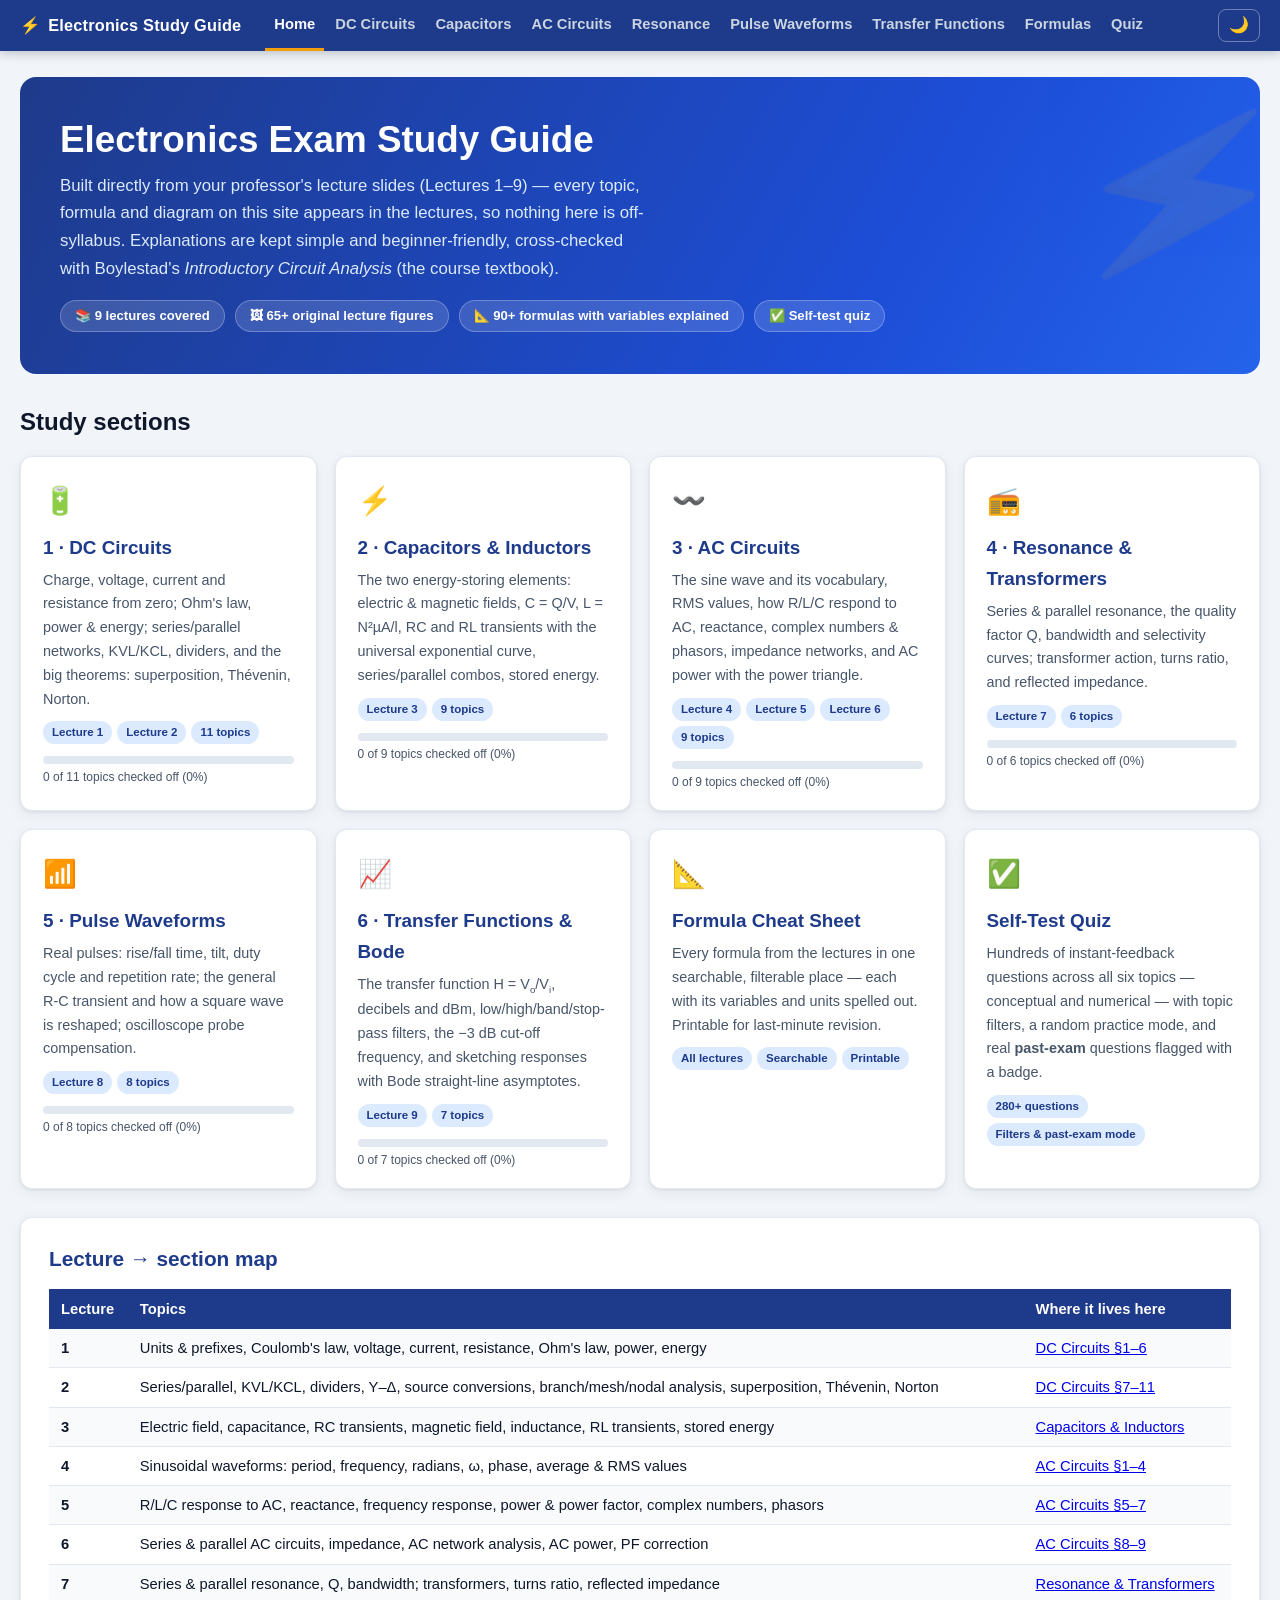
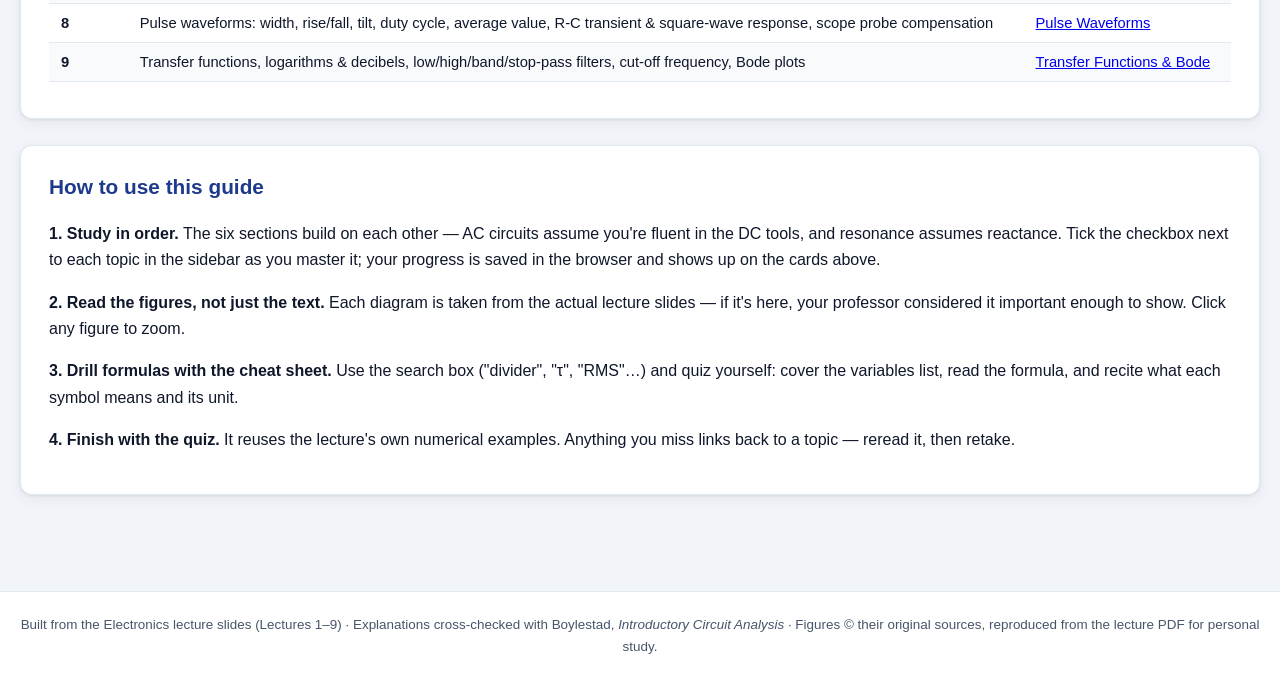
<file: index.html>
<!DOCTYPE html>
<html lang="en">
<head>
<meta charset="UTF-8">
<meta name="viewport" content="width=device-width, initial-scale=1">
<title>Electronics Exam Study Guide</title>
<link rel="stylesheet" href="css/style.css">
<link rel="icon" type="image/svg+xml" href="favicon.svg">
<meta name="theme-color" content="#1e3a8a">
<script>(function(){try{var t=localStorage.getItem("eguide-theme");if(!t&&window.matchMedia&&window.matchMedia("(prefers-color-scheme: dark)").matches){t="dark"}if(t==="dark"){document.documentElement.setAttribute("data-theme","dark")}}catch(e){}})();</script>
</head>
<body data-page="home">

<nav class="topnav"><div class="wrap">
  <a class="brand" href="index.html"><span class="bolt">⚡</span> Electronics Study Guide</a>
  <div class="navlinks" id="navlinks">
<a class="navlink" data-nav="home" href="index.html">Home</a>
<a class="navlink" data-nav="dc" href="dc-circuits.html">DC Circuits</a>
<a class="navlink" data-nav="cap" href="capacitors-inductors.html">Capacitors</a>
<a class="navlink" data-nav="ac" href="ac-circuits.html">AC Circuits</a>
<a class="navlink" data-nav="res" href="resonance-transformers.html">Resonance</a>
<a class="navlink" data-nav="pulse" href="pulse-waveforms.html">Pulse Waveforms</a>
<a class="navlink" data-nav="bode" href="transfer-functions.html">Transfer Functions</a>
<a class="navlink" data-nav="formulas" href="formulas.html">Formulas</a>
<a class="navlink" data-nav="quiz" href="quiz.html">Quiz</a>
</div>
  <button class="themetoggle" id="themetoggle" type="button" aria-label="Toggle dark mode" title="Toggle dark mode">🌙</button>
  <button class="navtoggle" id="navtoggle" type="button" aria-label="Menu" aria-expanded="false">☰</button>
</div></nav>

<div class="layout single">
<main>

  <div class="hero">
    <div class="circuit-deco">⚡</div>
    <h1>Electronics Exam Study Guide</h1>
    <p>Built directly from your professor's lecture slides (Lectures 1–9) — every topic, formula and diagram on
    this site appears in the lectures, so nothing here is off-syllabus. Explanations are kept simple and
    beginner-friendly, cross-checked with Boylestad's <i>Introductory Circuit Analysis</i> (the course textbook).</p>
    <div class="meta">
      <span class="chip">📚 9 lectures covered</span>
      <span class="chip">🖼 65+ original lecture figures</span>
      <span class="chip">📐 90+ formulas with variables explained</span>
      <span class="chip">✅ Self-test quiz</span>
    </div>
  </div>

  <h2 style="margin:0 0 14px">Study sections</h2>
  <div class="cardgrid">

    <a class="navcard" href="dc-circuits.html" data-progress-of="dc|11">
      <div class="icon">🔋</div>
      <h3>1 · DC Circuits</h3>
      <p>Charge, voltage, current and resistance from zero; Ohm's law, power &amp; energy; series/parallel networks,
      KVL/KCL, dividers, and the big theorems: superposition, Thévenin, Norton.</p>
      <div class="tags"><span>Lecture 1</span><span>Lecture 2</span><span>11 topics</span></div>
      <div class="pbar"><span></span></div><span class="pct"></span>
    </a>

    <a class="navcard" href="capacitors-inductors.html" data-progress-of="cap|9">
      <div class="icon">⚡</div>
      <h3>2 · Capacitors &amp; Inductors</h3>
      <p>The two energy-storing elements: electric &amp; magnetic fields, C = Q/V, L = N²µA/l, RC and RL transients
      with the universal exponential curve, series/parallel combos, stored energy.</p>
      <div class="tags"><span>Lecture 3</span><span>9 topics</span></div>
      <div class="pbar"><span></span></div><span class="pct"></span>
    </a>

    <a class="navcard" href="ac-circuits.html" data-progress-of="ac|9">
      <div class="icon">〰️</div>
      <h3>3 · AC Circuits</h3>
      <p>The sine wave and its vocabulary, RMS values, how R/L/C respond to AC, reactance, complex numbers &amp;
      phasors, impedance networks, and AC power with the power triangle.</p>
      <div class="tags"><span>Lecture 4</span><span>Lecture 5</span><span>Lecture 6</span><span>9 topics</span></div>
      <div class="pbar"><span></span></div><span class="pct"></span>
    </a>

    <a class="navcard" href="resonance-transformers.html" data-progress-of="res|6">
      <div class="icon">📻</div>
      <h3>4 · Resonance &amp; Transformers</h3>
      <p>Series &amp; parallel resonance, the quality factor Q, bandwidth and selectivity curves; transformer action,
      turns ratio, and reflected impedance.</p>
      <div class="tags"><span>Lecture 7</span><span>6 topics</span></div>
      <div class="pbar"><span></span></div><span class="pct"></span>
    </a>

    <a class="navcard" href="pulse-waveforms.html" data-progress-of="pulse|8">
      <div class="icon">📶</div>
      <h3>5 · Pulse Waveforms</h3>
      <p>Real pulses: rise/fall time, tilt, duty cycle and repetition rate; the general R-C transient and how a
      square wave is reshaped; oscilloscope probe compensation.</p>
      <div class="tags"><span>Lecture 8</span><span>8 topics</span></div>
      <div class="pbar"><span></span></div><span class="pct"></span>
    </a>

    <a class="navcard" href="transfer-functions.html" data-progress-of="bode|7">
      <div class="icon">📈</div>
      <h3>6 · Transfer Functions &amp; Bode</h3>
      <p>The transfer function H = V<sub>o</sub>/V<sub>i</sub>, decibels and dBm, low/high/band/stop-pass filters,
      the −3 dB cut-off frequency, and sketching responses with Bode straight-line asymptotes.</p>
      <div class="tags"><span>Lecture 9</span><span>7 topics</span></div>
      <div class="pbar"><span></span></div><span class="pct"></span>
    </a>

    <a class="navcard" href="formulas.html">
      <div class="icon">📐</div>
      <h3>Formula Cheat Sheet</h3>
      <p>Every formula from the lectures in one searchable, filterable place — each with its variables and units
      spelled out. Printable for last-minute revision.</p>
      <div class="tags"><span>All lectures</span><span>Searchable</span><span>Printable</span></div>
    </a>

    <a class="navcard" href="quiz.html">
      <div class="icon">✅</div>
      <h3>Self-Test Quiz</h3>
      <p>Hundreds of instant-feedback questions across all six topics — conceptual and numerical — with
      topic filters, a random practice mode, and real <b>past-exam</b> questions flagged with a badge.</p>
      <div class="tags"><span>280+ questions</span><span>Filters &amp; past-exam mode</span></div>
    </a>

  </div>

  <div class="panel">
    <h2>Lecture → section map</h2>
    <table class="data">
      <tr><th>Lecture</th><th>Topics</th><th>Where it lives here</th></tr>
      <tr><td><b>1</b></td><td>Units &amp; prefixes, Coulomb's law, voltage, current, resistance, Ohm's law, power, energy</td><td><a href="dc-circuits.html">DC Circuits §1–6</a></td></tr>
      <tr><td><b>2</b></td><td>Series/parallel, KVL/KCL, dividers, Y–Δ, source conversions, branch/mesh/nodal analysis, superposition, Thévenin, Norton</td><td><a href="dc-circuits.html">DC Circuits §7–11</a></td></tr>
      <tr><td><b>3</b></td><td>Electric field, capacitance, RC transients, magnetic field, inductance, RL transients, stored energy</td><td><a href="capacitors-inductors.html">Capacitors &amp; Inductors</a></td></tr>
      <tr><td><b>4</b></td><td>Sinusoidal waveforms: period, frequency, radians, ω, phase, average &amp; RMS values</td><td><a href="ac-circuits.html">AC Circuits §1–4</a></td></tr>
      <tr><td><b>5</b></td><td>R/L/C response to AC, reactance, frequency response, power &amp; power factor, complex numbers, phasors</td><td><a href="ac-circuits.html">AC Circuits §5–7</a></td></tr>
      <tr><td><b>6</b></td><td>Series &amp; parallel AC circuits, impedance, AC network analysis, AC power, PF correction</td><td><a href="ac-circuits.html">AC Circuits §8–9</a></td></tr>
      <tr><td><b>7</b></td><td>Series &amp; parallel resonance, Q, bandwidth; transformers, turns ratio, reflected impedance</td><td><a href="resonance-transformers.html">Resonance &amp; Transformers</a></td></tr>
      <tr><td><b>8</b></td><td>Pulse waveforms: width, rise/fall, tilt, duty cycle, average value, R-C transient &amp; square-wave response, scope probe compensation</td><td><a href="pulse-waveforms.html">Pulse Waveforms</a></td></tr>
      <tr><td><b>9</b></td><td>Transfer functions, logarithms &amp; decibels, low/high/band/stop-pass filters, cut-off frequency, Bode plots</td><td><a href="transfer-functions.html">Transfer Functions &amp; Bode</a></td></tr>
    </table>
  </div>

  <div class="panel">
    <h2>How to use this guide</h2>
    <p><b>1. Study in order.</b> The six sections build on each other — AC circuits assume you're fluent in the DC
    tools, and resonance assumes reactance. Tick the checkbox next to each topic in the sidebar as you master it;
    your progress is saved in the browser and shows up on the cards above.</p>
    <p><b>2. Read the figures, not just the text.</b> Each diagram is taken from the actual lecture slides — if it's
    here, your professor considered it important enough to show. Click any figure to zoom.</p>
    <p><b>3. Drill formulas with the cheat sheet.</b> Use the search box ("divider", "τ", "RMS"…) and quiz yourself:
    cover the variables list, read the formula, and recite what each symbol means and its unit.</p>
    <p><b>4. Finish with the quiz.</b> It reuses the lecture's own numerical examples. Anything you miss links back
    to a topic — reread it, then retake.</p>
  </div>

</main>
</div>

<footer class="site">
  Built from the Electronics lecture slides (Lectures 1–9) · Explanations cross-checked with Boylestad,
  <i>Introductory Circuit Analysis</i> · Figures © their original sources, reproduced from the lecture PDF for personal study.
</footer>

<script src="js/main.js"></script>
</body>
</html>
</file>
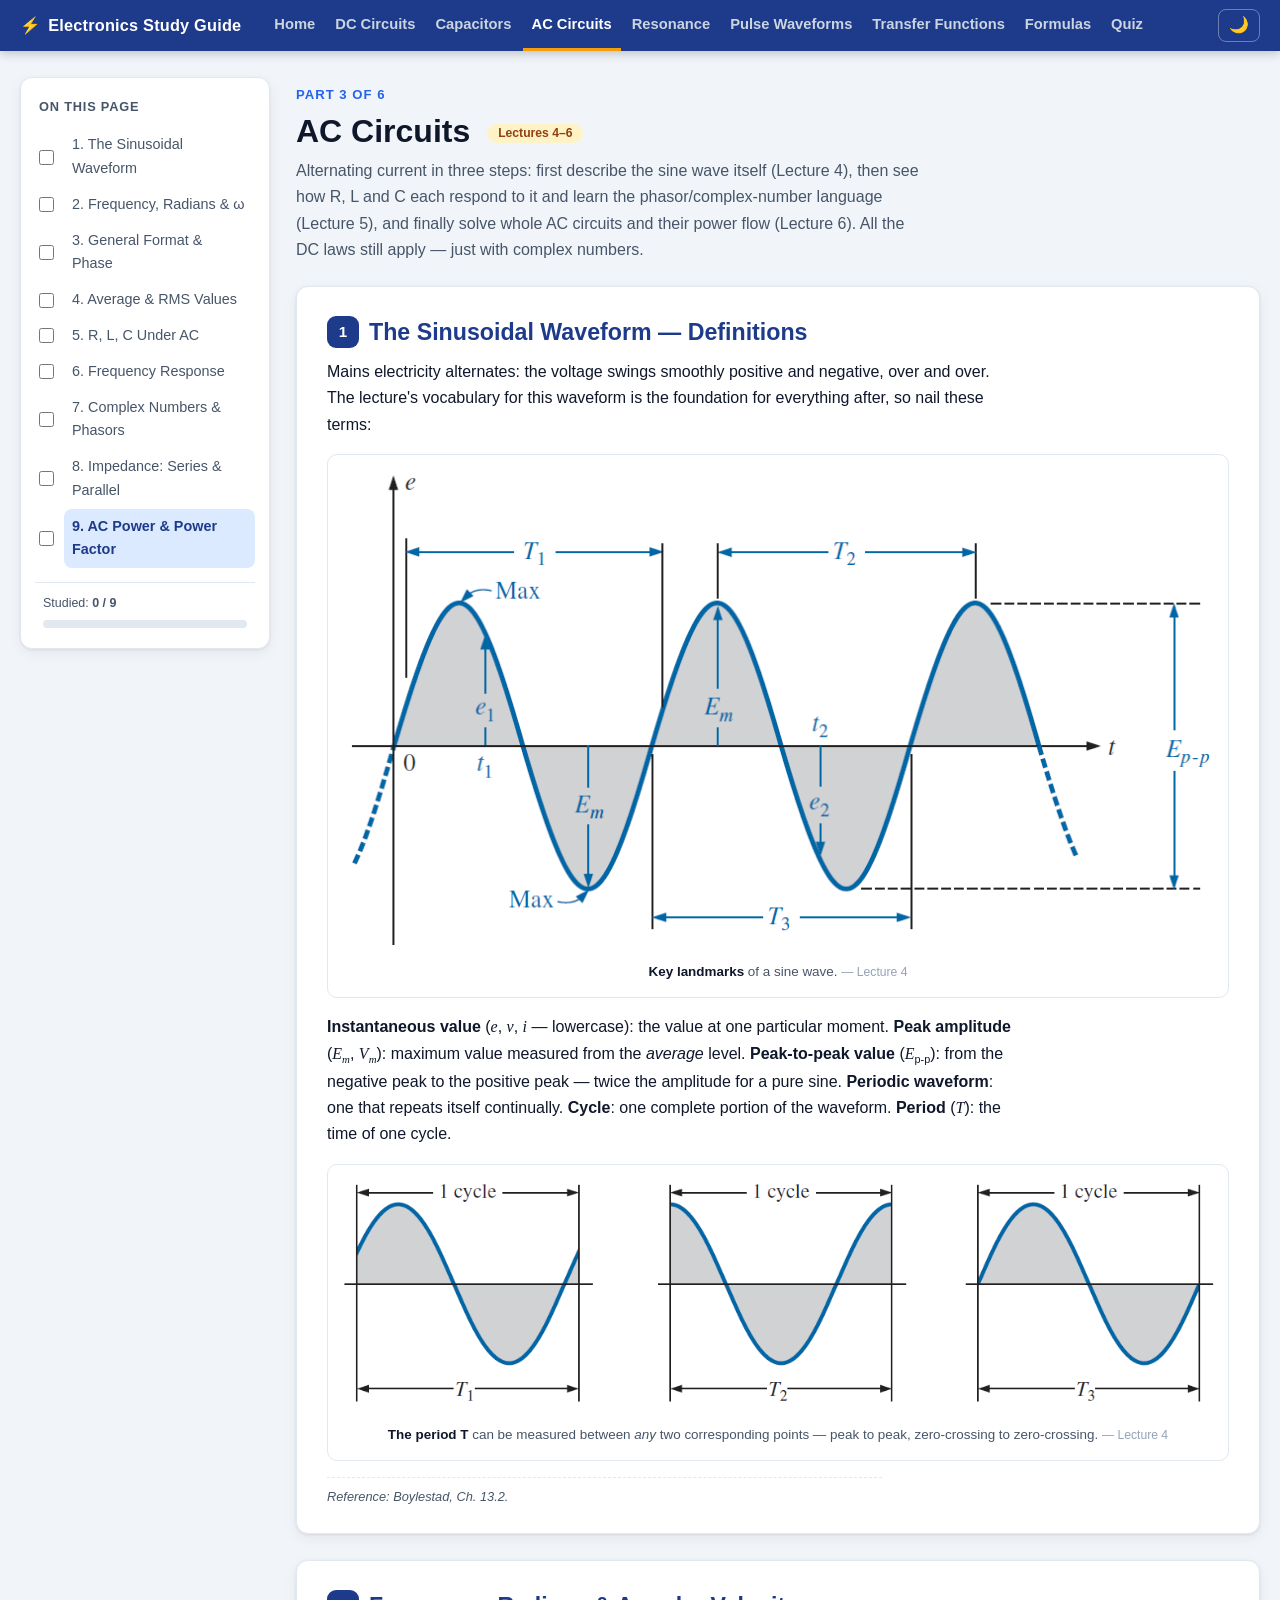
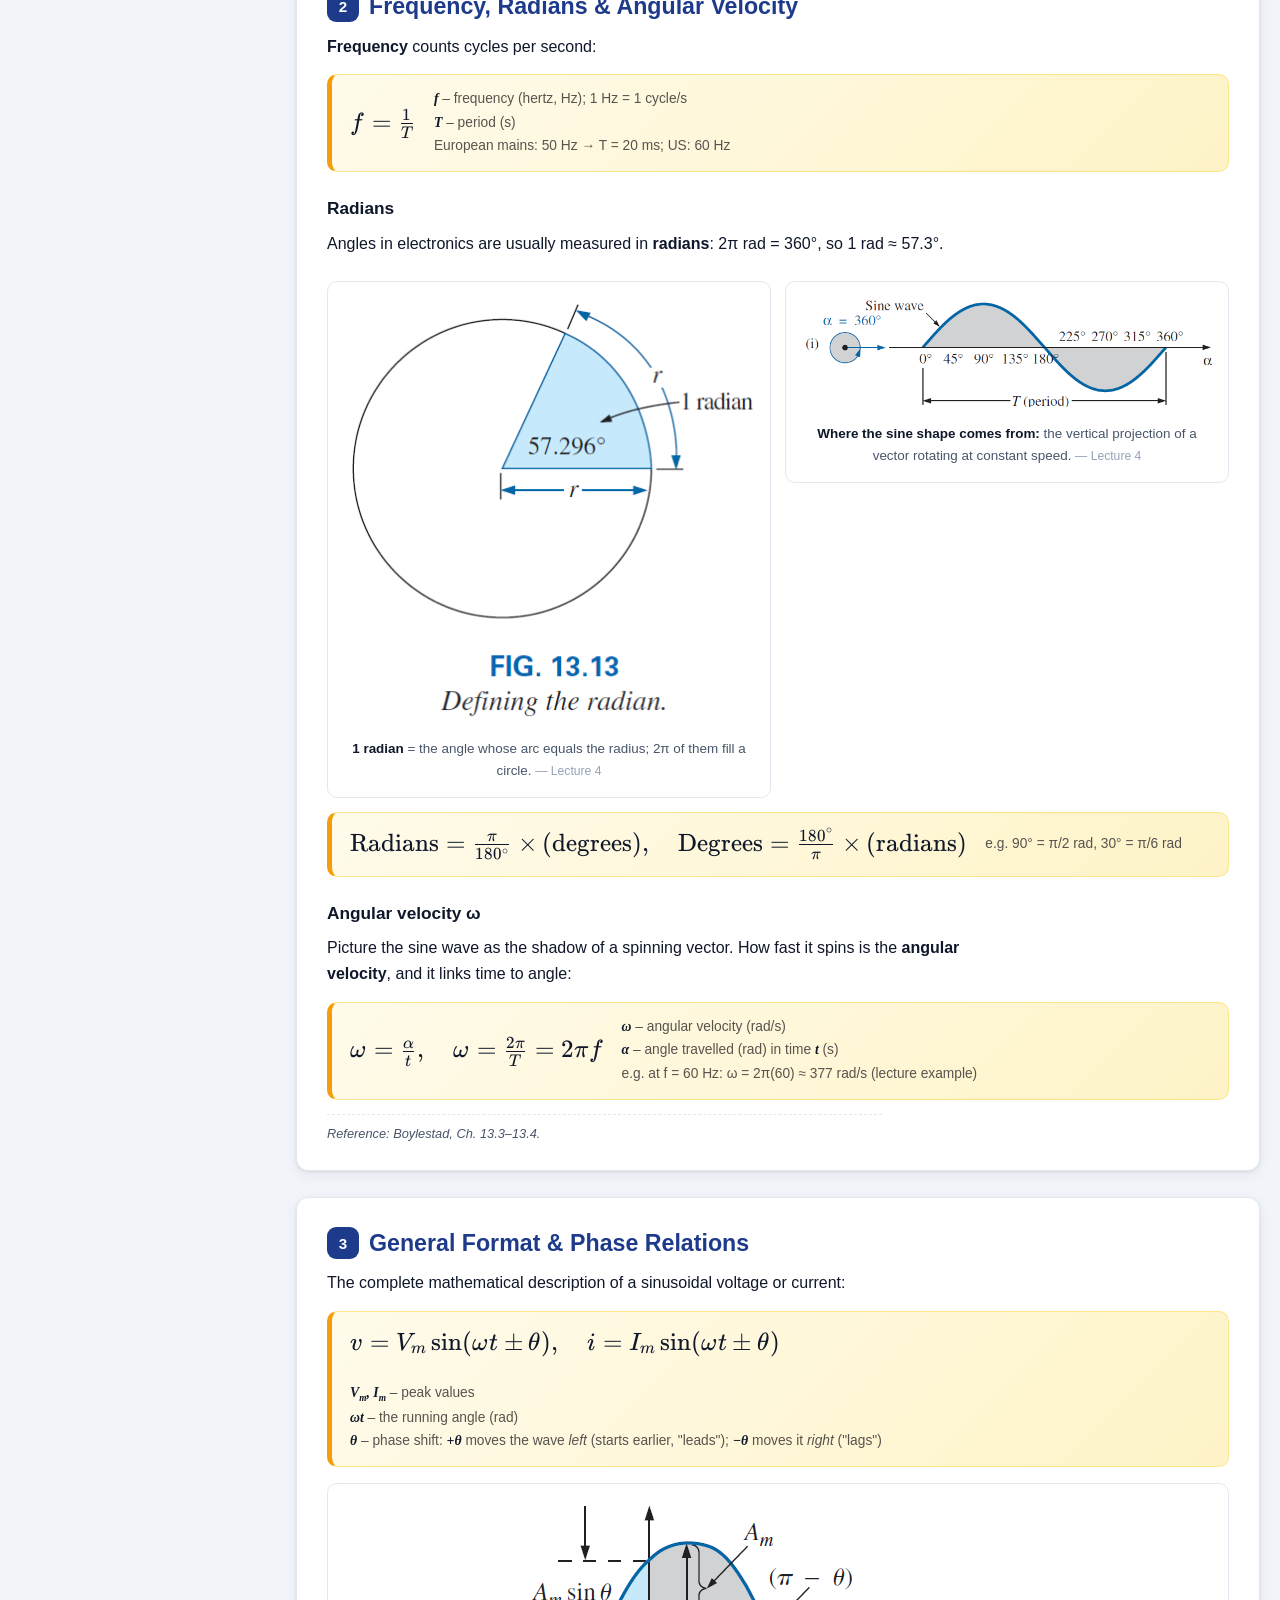
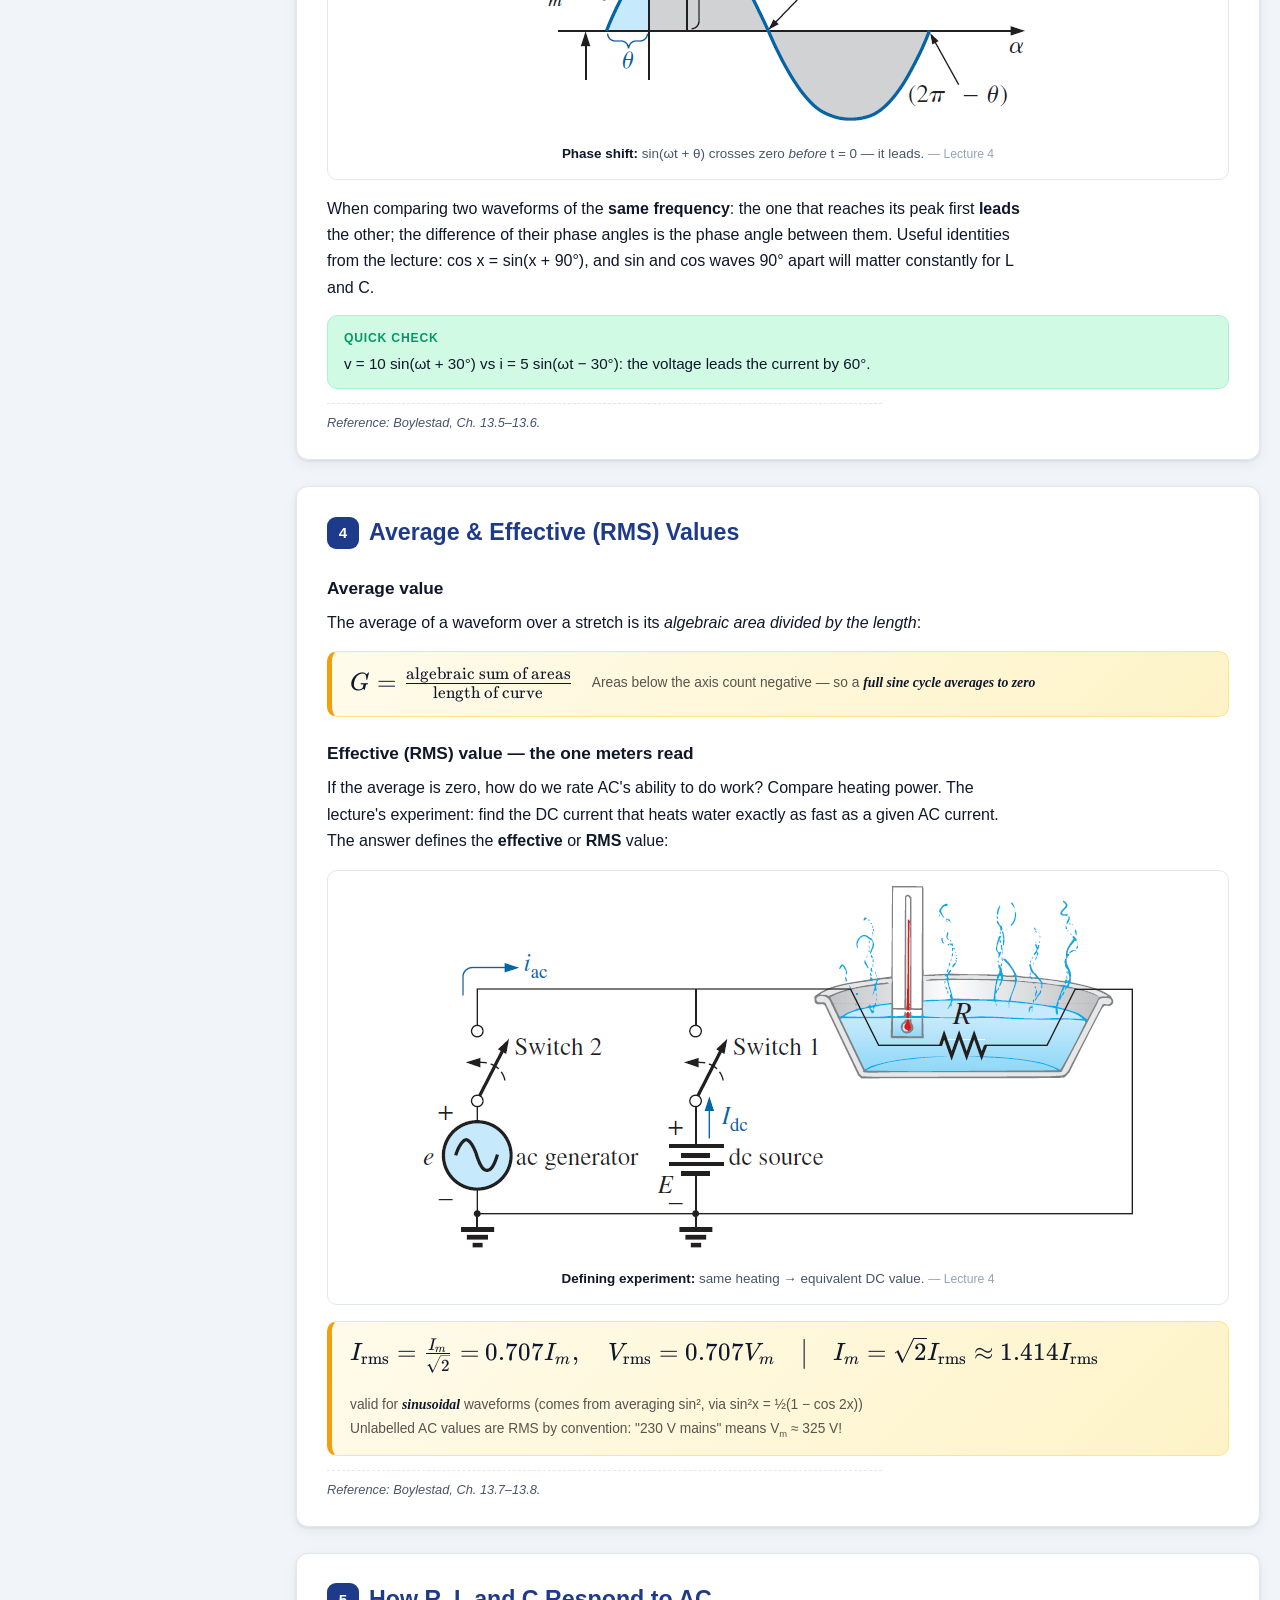
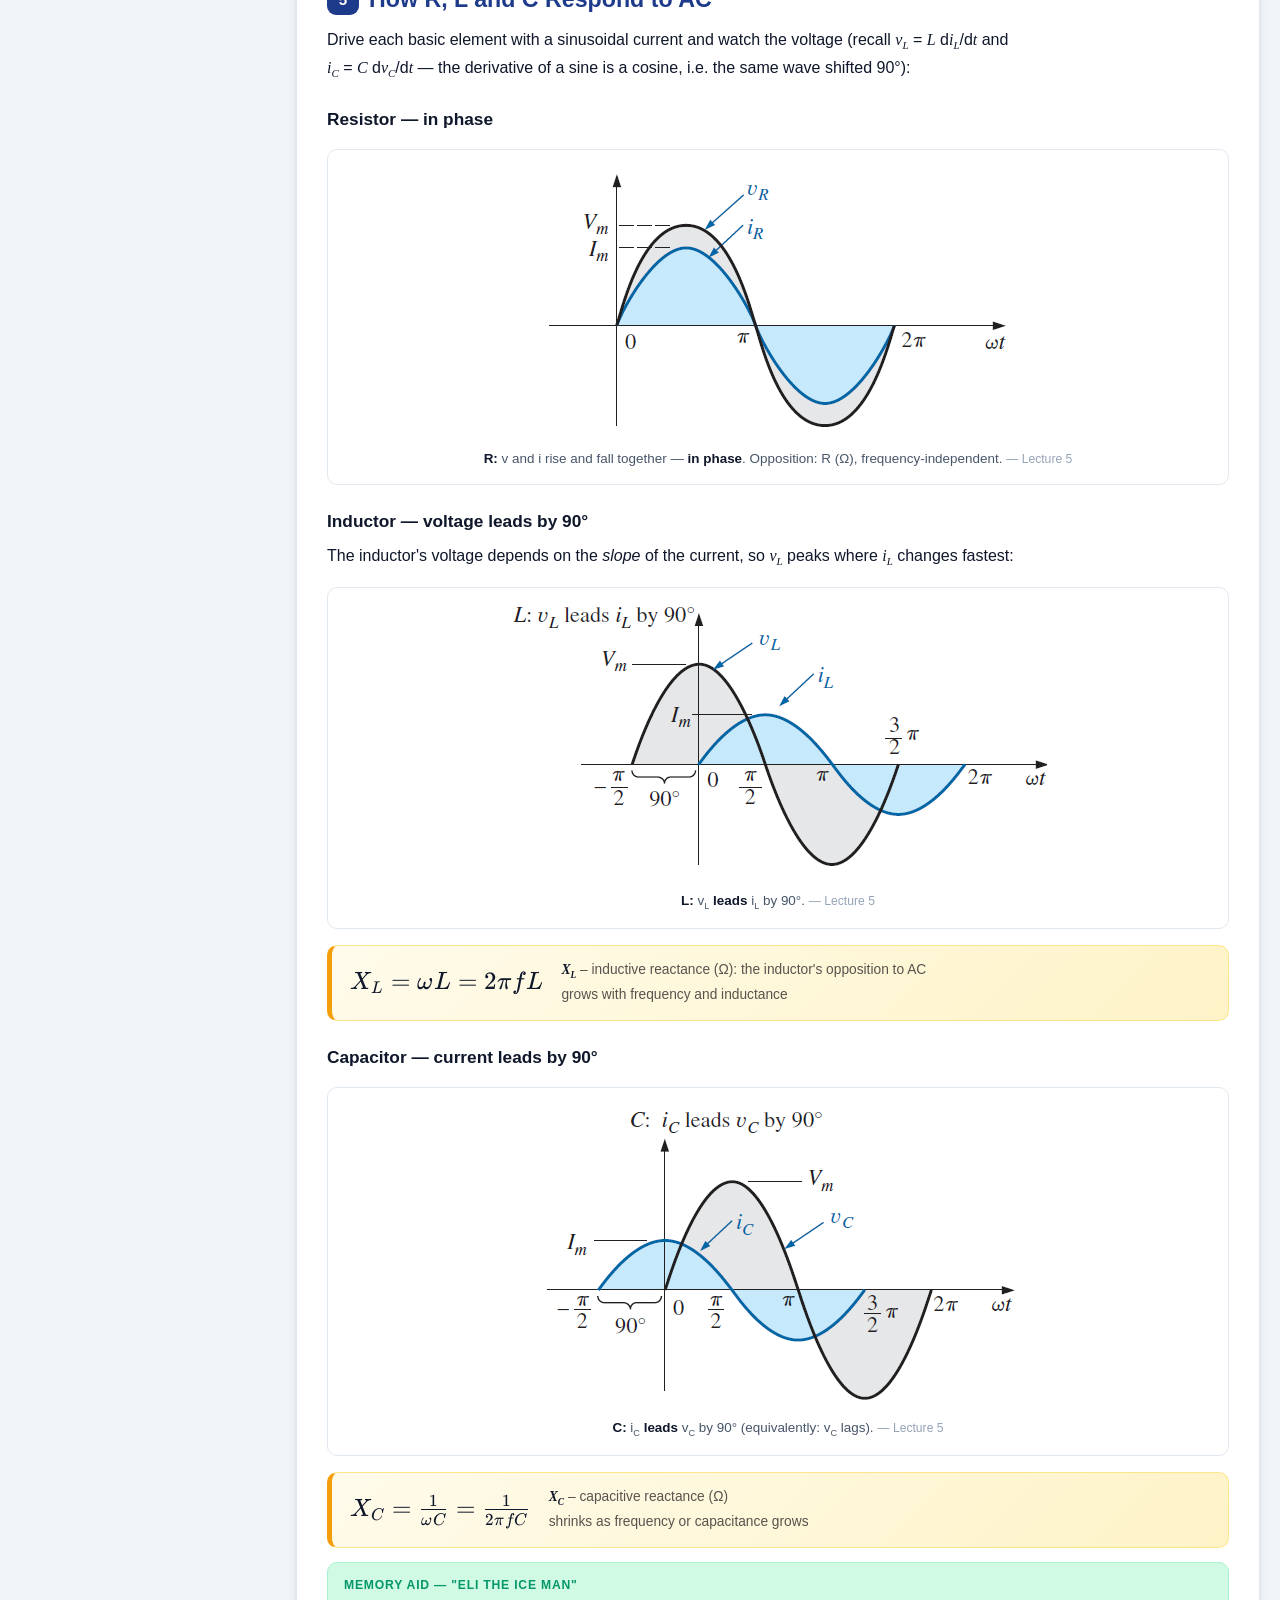
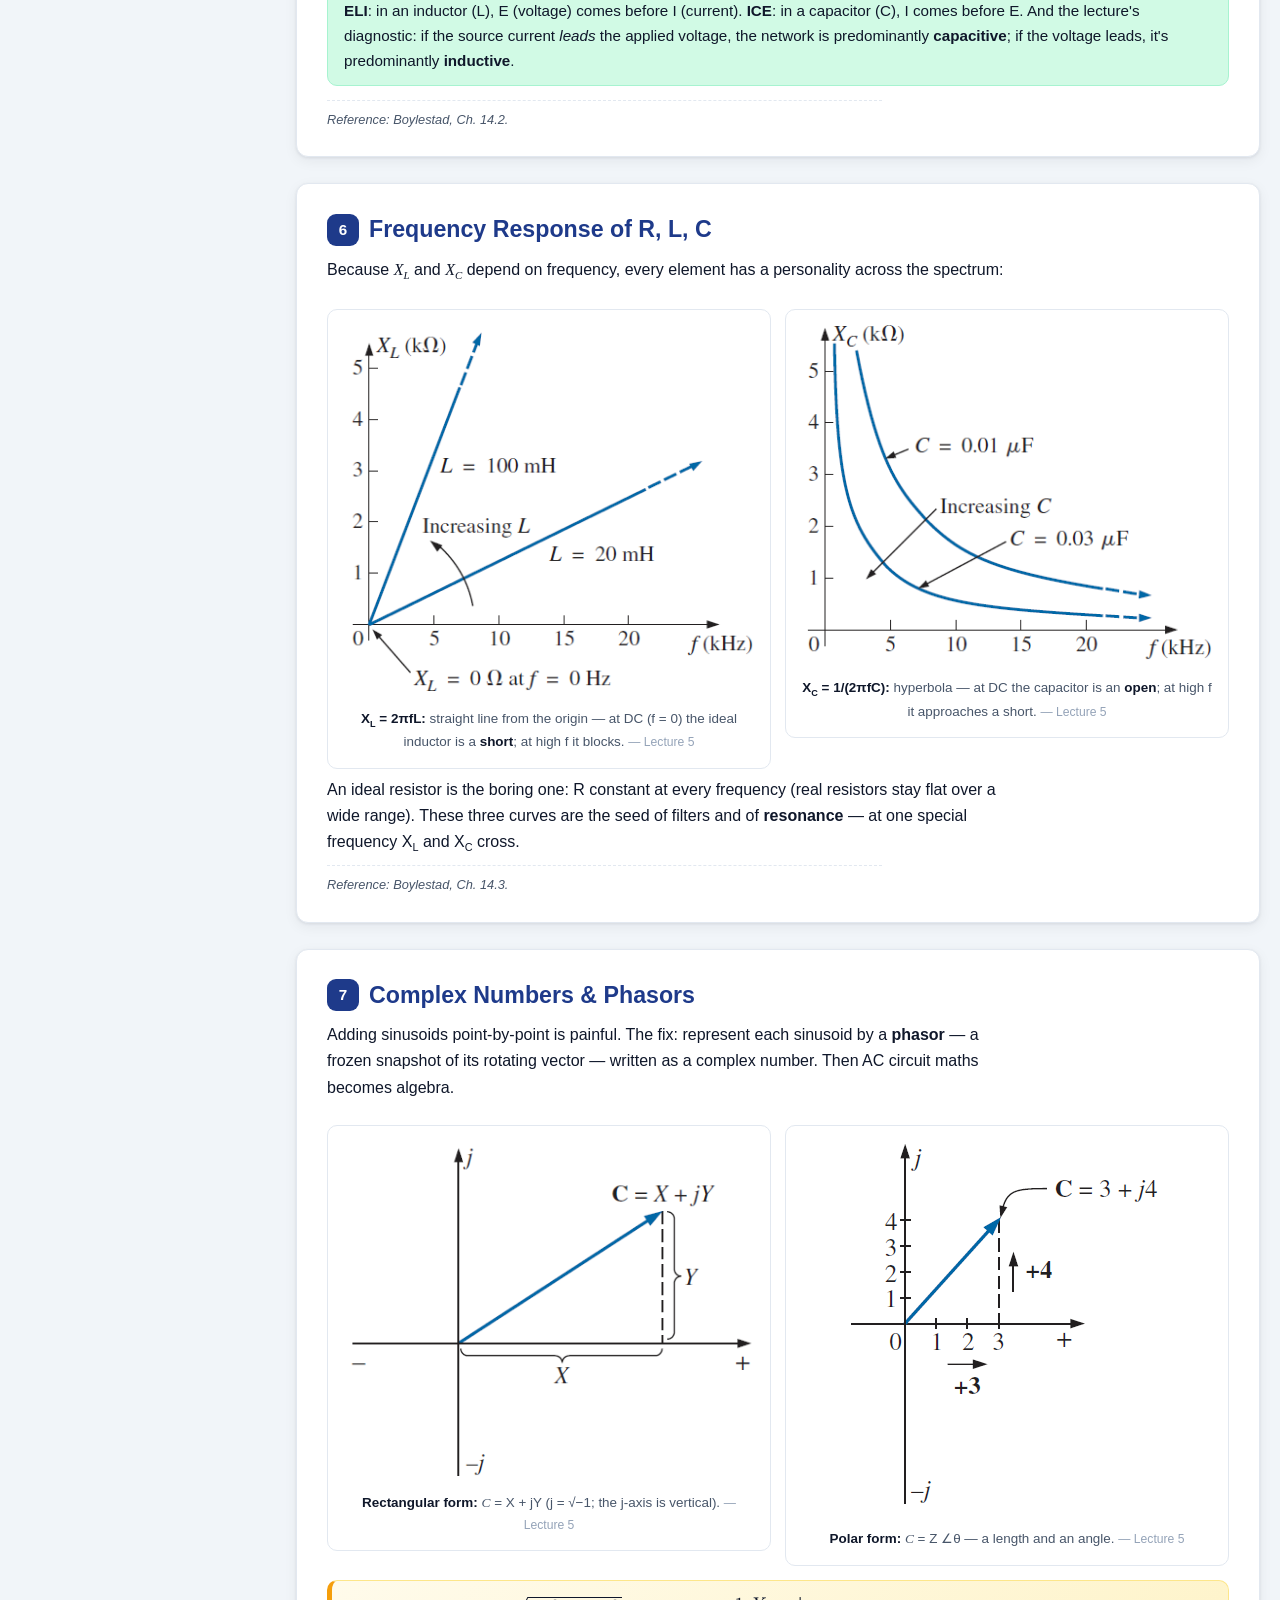
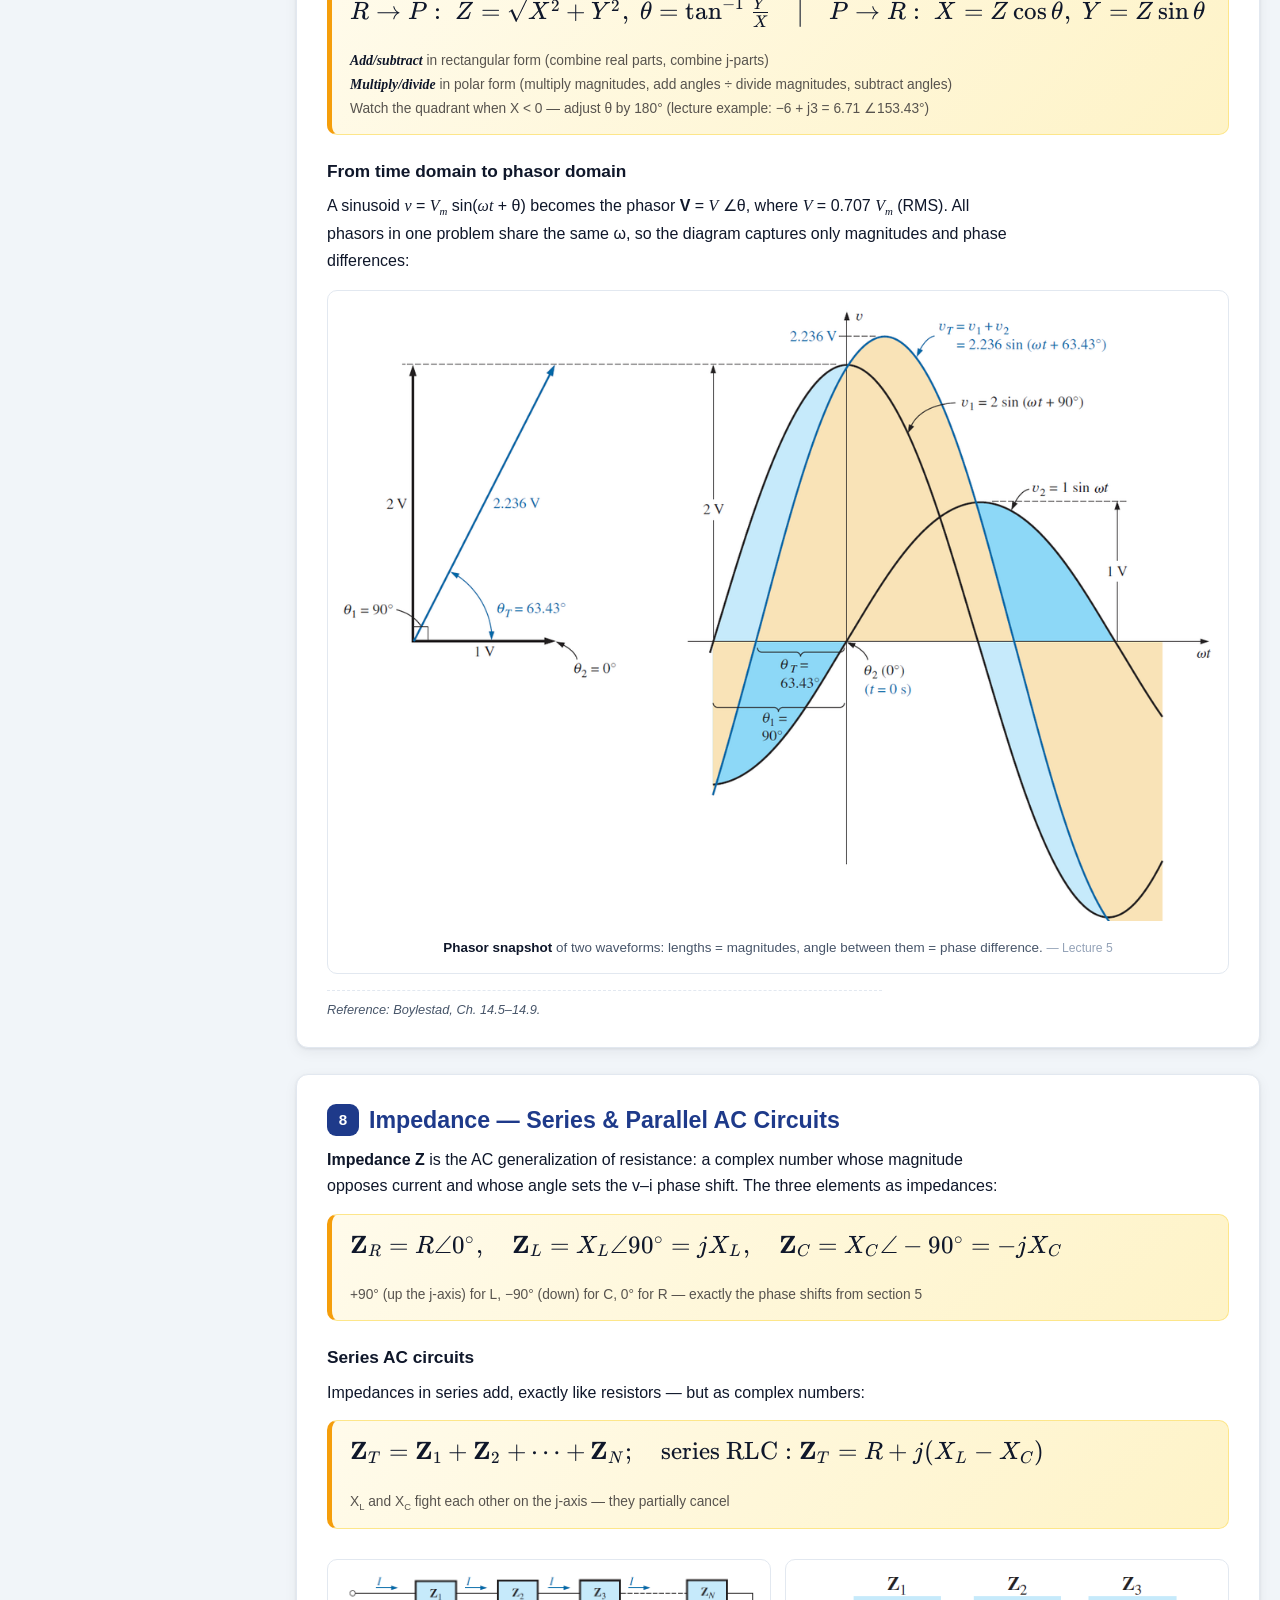
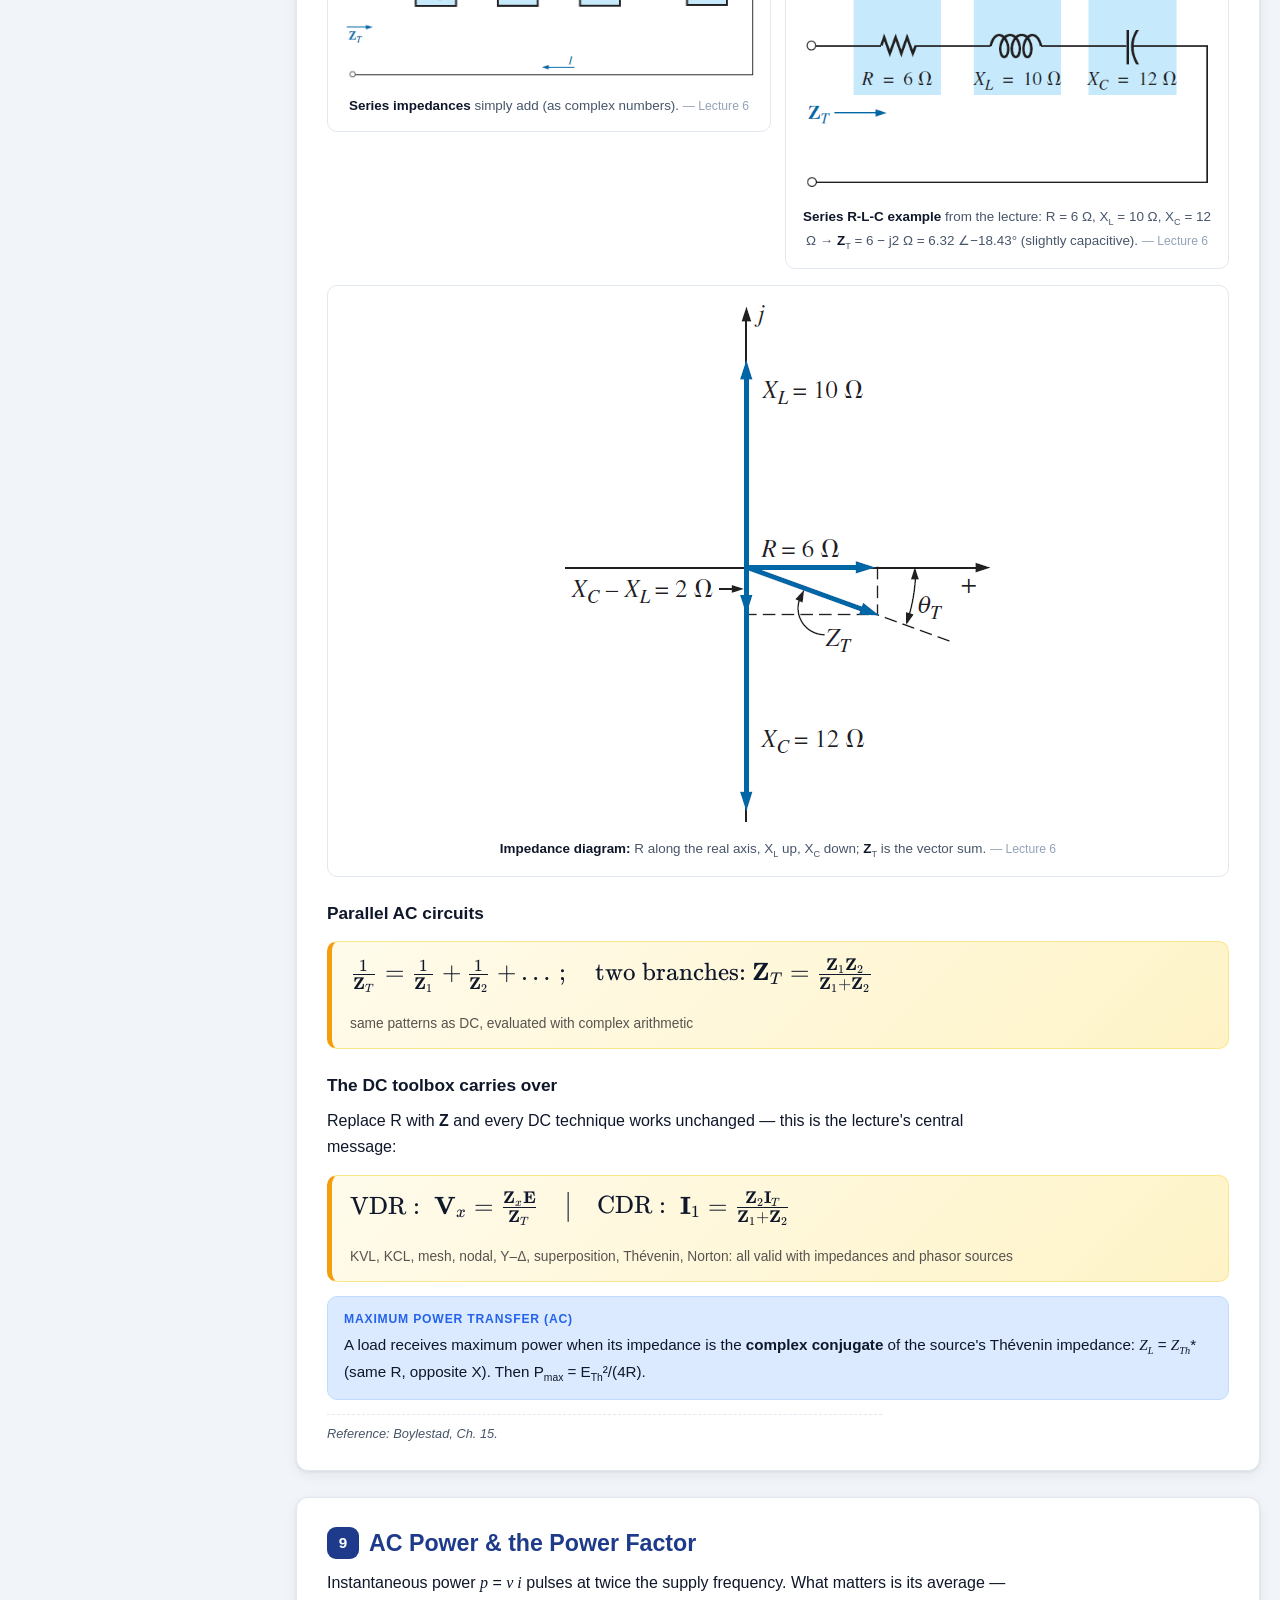
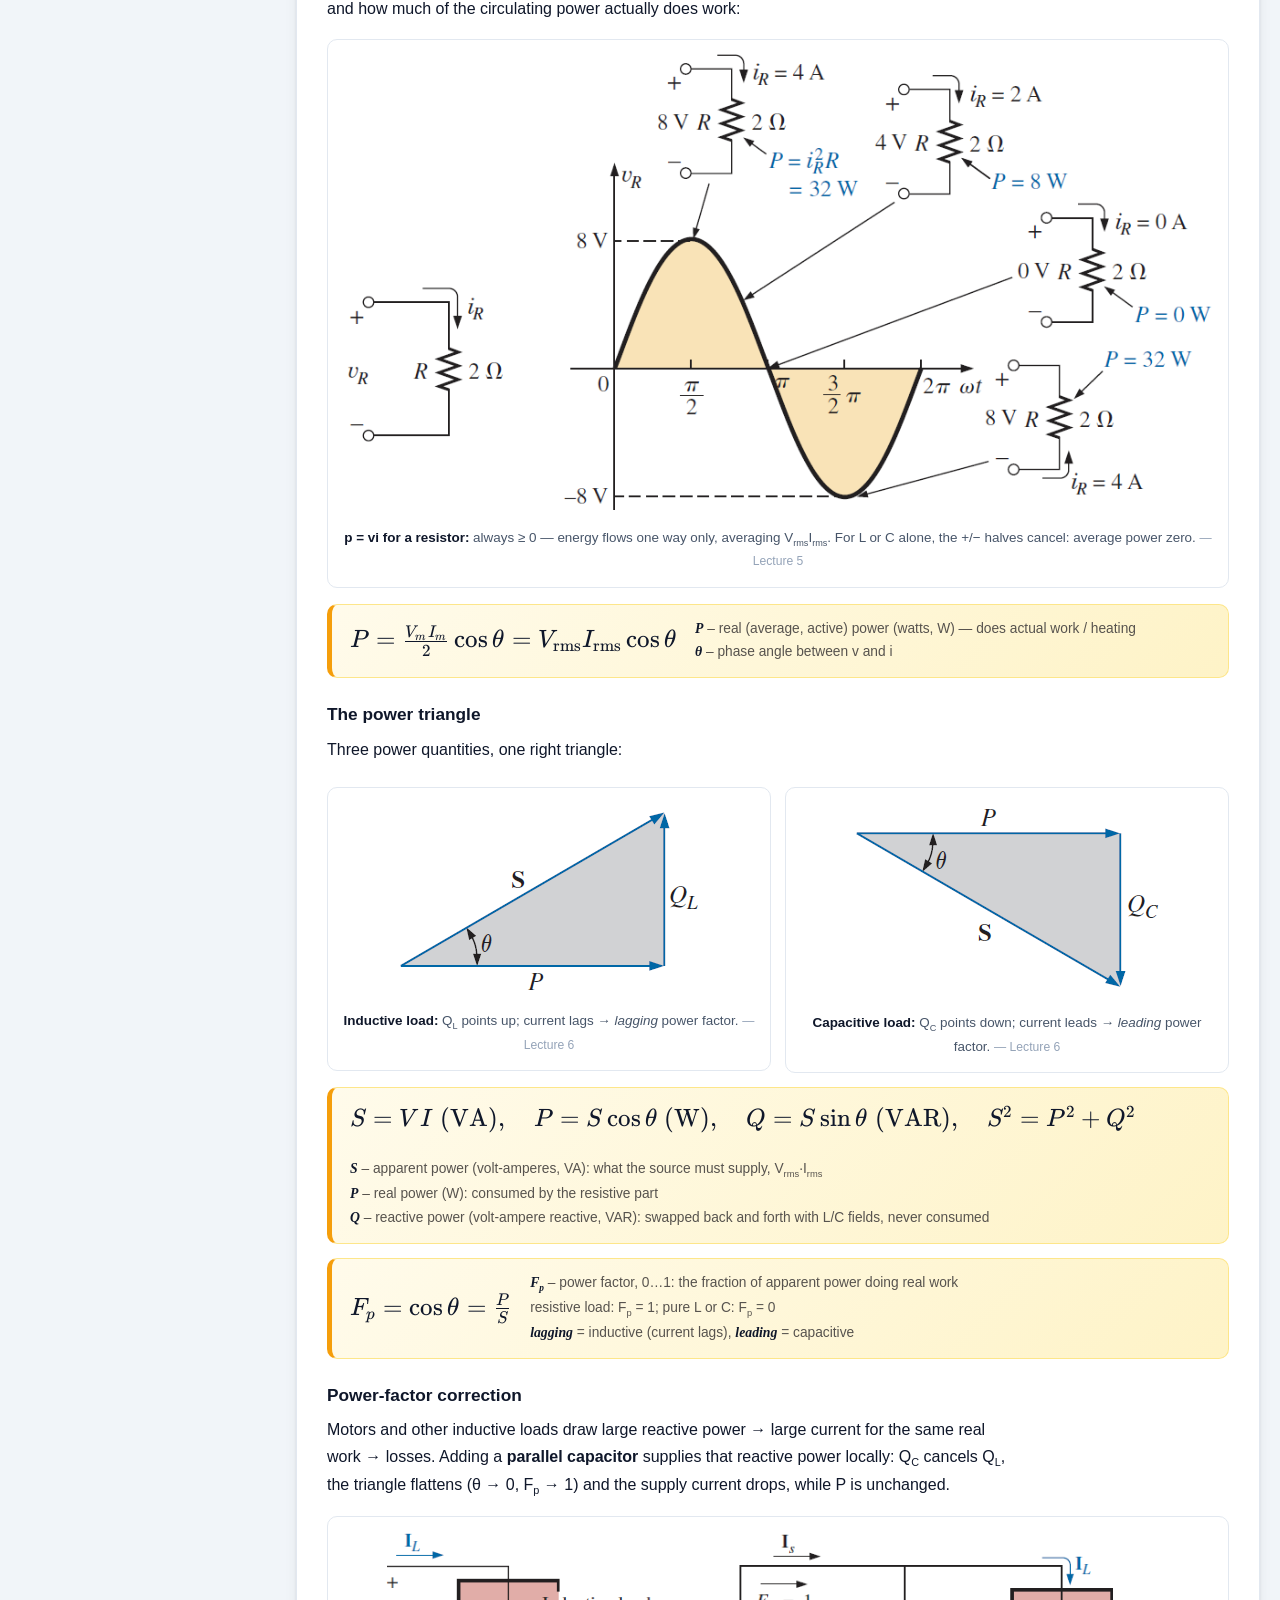
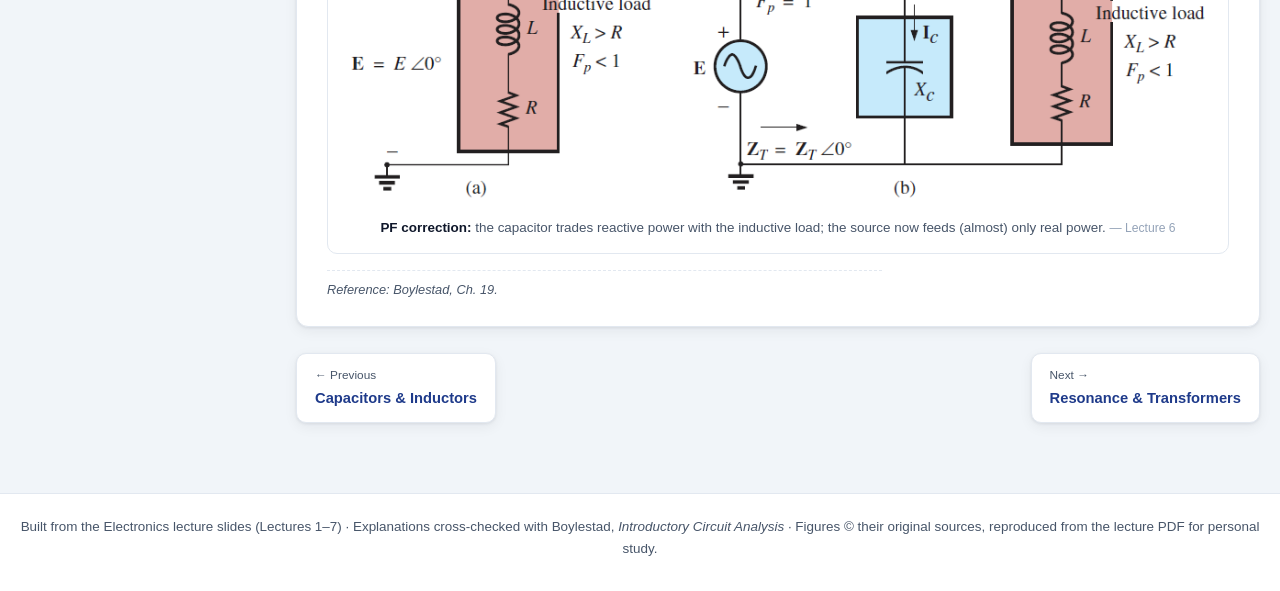
<file: ac-circuits.html>
<!DOCTYPE html>

<html lang="en">
<head>
<meta charset="utf-8"/>
<meta content="width=device-width, initial-scale=1" name="viewport"/>
<title>AC Circuits — Electronics Study Guide</title>
<link href="css/style.css" rel="stylesheet"/>
<link rel="icon" type="image/svg+xml" href="favicon.svg">
<link rel="stylesheet" href="vendor/katex/katex.min.css">
<meta content="#1e3a8a" name="theme-color"/>
<script>(function(){try{var t=localStorage.getItem("eguide-theme");if(!t&&window.matchMedia&&window.matchMedia("(prefers-color-scheme: dark)").matches){t="dark"}if(t==="dark"){document.documentElement.setAttribute("data-theme","dark")}}catch(e){}})();</script>
</head>
<body data-page="ac">
<nav class="topnav"><div class="wrap">
<a class="brand" href="index.html"><span class="bolt">⚡</span> Electronics Study Guide</a>
<div class="navlinks" id="navlinks">
<a class="navlink" data-nav="home" href="index.html">Home</a>
<a class="navlink" data-nav="dc" href="dc-circuits.html">DC Circuits</a>
<a class="navlink" data-nav="cap" href="capacitors-inductors.html">Capacitors</a>
<a class="navlink" data-nav="ac" href="ac-circuits.html">AC Circuits</a>
<a class="navlink" data-nav="res" href="resonance-transformers.html">Resonance</a>
<a class="navlink" data-nav="pulse" href="pulse-waveforms.html">Pulse Waveforms</a>
<a class="navlink" data-nav="bode" href="transfer-functions.html">Transfer Functions</a>
<a class="navlink" data-nav="formulas" href="formulas.html">Formulas</a>
<a class="navlink" data-nav="quiz" href="quiz.html">Quiz</a>
</div>
<button aria-label="Toggle dark mode" class="themetoggle" id="themetoggle" title="Toggle dark mode" type="button">🌙</button>
<button aria-expanded="false" aria-label="Menu" class="navtoggle" id="navtoggle" type="button">☰</button>
</div></nav>
<div class="layout">
<aside class="sidebar">
<h3>On this page</h3>
<ul class="toc">
<li><input data-sec="sine" title="Mark as studied" type="checkbox"/><a href="#sine">1. The Sinusoidal Waveform</a></li>
<li><input data-sec="freq" title="Mark as studied" type="checkbox"/><a href="#freq">2. Frequency, Radians &amp; ω</a></li>
<li><input data-sec="phase" title="Mark as studied" type="checkbox"/><a href="#phase">3. General Format &amp; Phase</a></li>
<li><input data-sec="rms" title="Mark as studied" type="checkbox"/><a href="#rms">4. Average &amp; RMS Values</a></li>
<li><input data-sec="elements" title="Mark as studied" type="checkbox"/><a href="#elements">5. R, L, C Under AC</a></li>
<li><input data-sec="fresponse" title="Mark as studied" type="checkbox"/><a href="#fresponse">6. Frequency Response</a></li>
<li><input data-sec="complex" title="Mark as studied" type="checkbox"/><a href="#complex">7. Complex Numbers &amp; Phasors</a></li>
<li><input data-sec="impedance" title="Mark as studied" type="checkbox"/><a href="#impedance">8. Impedance: Series &amp; Parallel</a></li>
<li><input data-sec="acpower" title="Mark as studied" type="checkbox"/><a href="#acpower">9. AC Power &amp; Power Factor</a></li>
</ul>
<div class="progress-wrap">
<div class="progress-label">Studied: <b>0 / 9</b></div>
<div class="pbar"><span></span></div>
</div>
</aside>
<main>
<div class="page-head">
<span class="crumb">Part 3 of 6</span>
<h1>AC Circuits <span class="lecture-tag">Lectures 4–6</span></h1>
<p class="lead">Alternating current in three steps: first describe the sine wave itself (Lecture 4), then see how
    R, L and C each respond to it and learn the phasor/complex-number language (Lecture 5), and finally solve whole
    AC circuits and their power flow (Lecture 6). All the DC laws still apply — just with complex numbers.</p>
</div>
<!-- ============ 1. SINE WAVE ============ -->
<section class="topic" id="sine">
<h2><span class="nr">1</span> The Sinusoidal Waveform — Definitions</h2>
<p>Mains electricity alternates: the voltage swings smoothly positive and negative, over and over. The lecture's
    vocabulary for this waveform is the foundation for everything after, so nail these terms:</p>
<figure class="fig">
<img alt="Sinusoidal waveform with peak value, peak-to-peak value and period labelled" src="assets/img/sine-definitions.png"/>
<figcaption><b>Key landmarks</b> of a sine wave. <span class="src-note">— Lecture 4</span></figcaption>
</figure>
<p><b>Instantaneous value</b> (<span class="m">e</span>, <span class="m">v</span>, <span class="m">i</span> —
    lowercase): the value at one particular moment. <b>Peak amplitude</b> (<span class="m">E<sub>m</sub></span>,
    <span class="m">V<sub>m</sub></span>): maximum value measured from the <i>average</i> level.
    <b>Peak-to-peak value</b> (<span class="m">E</span><sub>p-p</sub>): from the negative peak to the positive peak —
    twice the amplitude for a pure sine. <b>Periodic waveform</b>: one that repeats itself continually.
    <b>Cycle</b>: one complete portion of the waveform. <b>Period</b> (<span class="m">T</span>): the time of one cycle.</p>
<figure class="fig">
<img alt="Period measured between any two corresponding points of a waveform" src="assets/img/period-cycle.png"/>
<figcaption><b>The period T</b> can be measured between <i>any</i> two corresponding points — peak to peak, zero-crossing to zero-crossing. <span class="src-note">— Lecture 4</span></figcaption>
</figure>
<p class="ref">Reference: Boylestad, Ch. 13.2.</p>
</section>
<!-- ============ 2. FREQUENCY ============ -->
<section class="topic" id="freq">
<h2><span class="nr">2</span> Frequency, Radians &amp; Angular Velocity</h2>
<p><b>Frequency</b> counts cycles per second:</p>
<div class="fbox">
<div class="fml ktx">f = \frac{1}{T}</div>
<ul class="vars">
<li><b>f</b> – frequency (hertz, Hz); 1 Hz = 1 cycle/s</li>
<li><b>T</b> – period (s)</li>
<li>European mains: 50 Hz → T = 20 ms; US: 60 Hz</li>
</ul>
</div>
<h3>Radians</h3>
<p>Angles in electronics are usually measured in <b>radians</b>: 2π rad = 360°, so 1 rad ≈ 57.3°.</p>
<div class="figrow">
<figure class="fig">
<img alt="Definition of the radian" src="assets/img/radian-circle.png"/>
<figcaption><b>1 radian</b> = the angle whose arc equals the radius; 2π of them fill a circle. <span class="src-note">— Lecture 4</span></figcaption>
</figure>
<figure class="fig">
<img alt="Sine wave generated by projecting a rotating vector" src="assets/img/sine-generation.png"/>
<figcaption><b>Where the sine shape comes from:</b> the vertical projection of a vector rotating at constant speed. <span class="src-note">— Lecture 4</span></figcaption>
</figure>
</div>
<div class="fbox">
<div class="fml ktx">\text{Radians} = \frac{\pi}{180^{\circ}} \times (\text{degrees}),\quad \text{Degrees} = \frac{180^{\circ}}{\pi} \times (\text{radians})</div>
<ul class="vars"><li>e.g. 90° = π/2 rad, 30° = π/6 rad</li></ul>
</div>
<h3>Angular velocity ω</h3>
<p>Picture the sine wave as the shadow of a spinning vector. How fast it spins is the <b>angular velocity</b>,
    and it links time to angle:</p>
<div class="fbox">
<div class="fml ktx">\omega = \frac{\alpha}{t},\quad \omega = \frac{2\pi}{T} = 2\pi f</div>
<ul class="vars">
<li><b>ω</b> – angular velocity (rad/s)</li>
<li><b>α</b> – angle travelled (rad) in time <b>t</b> (s)</li>
<li>e.g. at f = 60 Hz: ω = 2π(60) ≈ 377 rad/s (lecture example)</li>
</ul>
</div>
<p class="ref">Reference: Boylestad, Ch. 13.3–13.4.</p>
</section>
<!-- ============ 3. PHASE ============ -->
<section class="topic" id="phase">
<h2><span class="nr">3</span> General Format &amp; Phase Relations</h2>
<p>The complete mathematical description of a sinusoidal voltage or current:</p>
<div class="fbox">
<div class="fml ktx">v = V_{m} \sin(\omega t \pm \theta ),\quad i = I_{m} \sin(\omega t \pm \theta )</div>
<ul class="vars">
<li><b>V<sub>m</sub>, I<sub>m</sub></b> – peak values</li>
<li><b>ωt</b> – the running angle (rad)</li>
<li><b>θ</b> – phase shift: <b>+θ</b> moves the wave <i>left</i> (starts earlier, "leads"); <b>−θ</b> moves it <i>right</i> ("lags")</li>
</ul>
</div>
<figure class="fig">
<img alt="Sine wave shifted by a phase angle" src="assets/img/phase-shift.png"/>
<figcaption><b>Phase shift:</b> sin(ωt + θ) crosses zero <i>before</i> t = 0 — it leads. <span class="src-note">— Lecture 4</span></figcaption>
</figure>
<p>When comparing two waveforms of the <b>same frequency</b>: the one that reaches its peak first <b>leads</b>
    the other; the difference of their phase angles is the phase angle between them. Useful identities from the
    lecture: cos x = sin(x + 90°), and sin and cos waves 90° apart will matter constantly for L and C.</p>
<div class="callout tip"><b class="tag">Quick check</b>
    v = 10 sin(ωt + 30°) vs i = 5 sin(ωt − 30°): the voltage leads the current by 60°.</div>
<p class="ref">Reference: Boylestad, Ch. 13.5–13.6.</p>
</section>
<!-- ============ 4. RMS ============ -->
<section class="topic" id="rms">
<h2><span class="nr">4</span> Average &amp; Effective (RMS) Values</h2>
<h3>Average value</h3>
<p>The average of a waveform over a stretch is its <i>algebraic area divided by the length</i>:</p>
<div class="fbox">
<div class="fml ktx">G = \frac{\text{algebraic sum of areas}}{\text{length of curve}}</div>
<ul class="vars"><li>Areas below the axis count negative — so a <b>full sine cycle averages to zero</b></li></ul>
</div>
<h3>Effective (RMS) value — the one meters read</h3>
<p>If the average is zero, how do we rate AC's ability to do work? Compare heating power. The lecture's
    experiment: find the DC current that heats water exactly as fast as a given AC current. The answer defines the
    <b>effective</b> or <b>RMS</b> value:</p>
<figure class="fig">
<img alt="Experiment comparing the heating effect of AC and DC currents" src="assets/img/rms-experiment.png"/>
<figcaption><b>Defining experiment:</b> same heating → equivalent DC value. <span class="src-note">— Lecture 4</span></figcaption>
</figure>
<div class="fbox">
<div class="fml ktx">I_{\text{rms}} = \frac{I_{m}}{\sqrt{2}} = 0.707 I_{m},\quad V_{\text{rms}} = 0.707 V_{m}\quad\big|\quad I_{m} = \sqrt{2} I_{\text{rms}} \approx 1.414 I_{\text{rms}}</div>
<ul class="vars">
<li>valid for <b>sinusoidal</b> waveforms (comes from averaging sin², via sin²x = ½(1 − cos 2x))</li>
<li>Unlabelled AC values are RMS by convention: "230 V mains" means V<sub>m</sub> ≈ 325 V!</li>
</ul>
</div>
<p class="ref">Reference: Boylestad, Ch. 13.7–13.8.</p>
</section>
<!-- ============ 5. ELEMENTS ============ -->
<section class="topic" id="elements">
<h2><span class="nr">5</span> How R, L and C Respond to AC</h2>
<p>Drive each basic element with a sinusoidal current and watch the voltage (recall
    <span class="m">v<sub>L</sub></span> = <span class="m">L</span> d<span class="m">i<sub>L</sub></span>/d<span class="m">t</span> and
    <span class="m">i<sub>C</sub></span> = <span class="m">C</span> d<span class="m">v<sub>C</sub></span>/d<span class="m">t</span> —
    the derivative of a sine is a cosine, i.e. the same wave shifted 90°):</p>
<h3>Resistor — in phase</h3>
<figure class="fig">
<img alt="Voltage and current in phase for a resistor" src="assets/img/resistor-phase.png"/>
<figcaption><b>R:</b> v and i rise and fall together — <b>in phase</b>. Opposition: R (Ω), frequency-independent. <span class="src-note">— Lecture 5</span></figcaption>
</figure>
<h3>Inductor — voltage leads by 90°</h3>
<p>The inductor's voltage depends on the <i>slope</i> of the current, so
    <span class="m">v<sub>L</sub></span> peaks where <span class="m">i<sub>L</sub></span> changes fastest:</p>
<figure class="fig">
<img alt="Inductor voltage leading current by 90 degrees" src="assets/img/inductor-phase.png"/>
<figcaption><b>L:</b> v<sub>L</sub> <b>leads</b> i<sub>L</sub> by 90°. <span class="src-note">— Lecture 5</span></figcaption>
</figure>
<div class="fbox">
<div class="fml ktx">X_{L} = \omega L = 2\pi f L</div>
<ul class="vars">
<li><b>X<sub>L</sub></b> – inductive reactance (Ω): the inductor's opposition to AC</li>
<li>grows with frequency and inductance</li>
</ul>
</div>
<h3>Capacitor — current leads by 90°</h3>
<figure class="fig">
<img alt="Capacitor current leading voltage by 90 degrees" src="assets/img/capacitor-phase.png"/>
<figcaption><b>C:</b> i<sub>C</sub> <b>leads</b> v<sub>C</sub> by 90° (equivalently: v<sub>C</sub> lags). <span class="src-note">— Lecture 5</span></figcaption>
</figure>
<div class="fbox">
<div class="fml ktx">X_{C} = \frac{1}{\omega C} = \frac{1}{2\pi f C}</div>
<ul class="vars">
<li><b>X<sub>C</sub></b> – capacitive reactance (Ω)</li>
<li>shrinks as frequency or capacitance grows</li>
</ul>
</div>
<div class="callout tip"><b class="tag">Memory aid — "ELI the ICE man"</b>
<b>ELI</b>: in an inductor (L), E (voltage) comes before I (current).
    <b>ICE</b>: in a capacitor (C), I comes before E.
    And the lecture's diagnostic: if the source current <i>leads</i> the applied voltage, the network is predominantly
    <b>capacitive</b>; if the voltage leads, it's predominantly <b>inductive</b>.</div>
<p class="ref">Reference: Boylestad, Ch. 14.2.</p>
</section>
<!-- ============ 6. FREQ RESPONSE ============ -->
<section class="topic" id="fresponse">
<h2><span class="nr">6</span> Frequency Response of R, L, C</h2>
<p>Because <span class="m">X<sub>L</sub></span> and <span class="m">X<sub>C</sub></span> depend on frequency,
    every element has a personality across the spectrum:</p>
<div class="figrow">
<figure class="fig">
<img alt="Inductive reactance versus frequency - straight line" src="assets/img/xl-frequency.png"/>
<figcaption><b>X<sub>L</sub> = 2πfL:</b> straight line from the origin — at DC (f = 0) the ideal inductor is a <b>short</b>; at high f it blocks. <span class="src-note">— Lecture 5</span></figcaption>
</figure>
<figure class="fig">
<img alt="Capacitive reactance versus frequency - hyperbola" src="assets/img/xc-frequency.png"/>
<figcaption><b>X<sub>C</sub> = 1/(2πfC):</b> hyperbola — at DC the capacitor is an <b>open</b>; at high f it approaches a short. <span class="src-note">— Lecture 5</span></figcaption>
</figure>
</div>
<p>An ideal resistor is the boring one: R constant at every frequency (real resistors stay flat over a wide range).
    These three curves are the seed of filters and of <b>resonance</b> — at one special frequency
    X<sub>L</sub> and X<sub>C</sub> cross.</p>
<p class="ref">Reference: Boylestad, Ch. 14.3.</p>
</section>
<!-- ============ 7. COMPLEX & PHASORS ============ -->
<section class="topic" id="complex">
<h2><span class="nr">7</span> Complex Numbers &amp; Phasors</h2>
<p>Adding sinusoids point-by-point is painful. The fix: represent each sinusoid by a <b>phasor</b> — a frozen
    snapshot of its rotating vector — written as a complex number. Then AC circuit maths becomes algebra.</p>
<div class="figrow">
<figure class="fig">
<img alt="Complex number in rectangular form" src="assets/img/complex-rectangular.png"/>
<figcaption><b>Rectangular form:</b> <span class="m">C</span> = X + jY (j = √−1; the j-axis is vertical). <span class="src-note">— Lecture 5</span></figcaption>
</figure>
<figure class="fig">
<img alt="Complex number in polar form" src="assets/img/complex-polar.png"/>
<figcaption><b>Polar form:</b> <span class="m">C</span> = Z ∠θ — a length and an angle. <span class="src-note">— Lecture 5</span></figcaption>
</figure>
</div>
<div class="fbox">
<div class="fml ktx">R\to P:\; Z = \sqrt{X^{2} + Y^{2}},\; \theta = \tan^{-1}\frac{Y}{X}\quad\big|\quad P\to R:\; X = Z \cos \theta ,\; Y = Z \sin \theta</div>
<ul class="vars">
<li><b>Add/subtract</b> in rectangular form (combine real parts, combine j-parts)</li>
<li><b>Multiply/divide</b> in polar form (multiply magnitudes, add angles ÷ divide magnitudes, subtract angles)</li>
<li>Watch the quadrant when X &lt; 0 — adjust θ by 180° (lecture example: −6 + j3 = 6.71 ∠153.43°)</li>
</ul>
</div>
<h3>From time domain to phasor domain</h3>
<p>A sinusoid <span class="m">v</span> = <span class="m">V<sub>m</sub></span> sin(<span class="m">ωt</span> + θ)
    becomes the phasor <b>V</b> = <span class="m">V</span> ∠θ, where <span class="m">V</span> = 0.707 <span class="m">V<sub>m</sub></span>
    (RMS). All phasors in one problem share the same ω, so the diagram captures only magnitudes and phase differences:</p>
<figure class="fig">
<img alt="Phasor diagram corresponding to two sinusoidal waveforms" src="assets/img/phasor-diagram.png"/>
<figcaption><b>Phasor snapshot</b> of two waveforms: lengths = magnitudes, angle between them = phase difference. <span class="src-note">— Lecture 5</span></figcaption>
</figure>
<p class="ref">Reference: Boylestad, Ch. 14.5–14.9.</p>
</section>
<!-- ============ 8. IMPEDANCE ============ -->
<section class="topic" id="impedance">
<h2><span class="nr">8</span> Impedance — Series &amp; Parallel AC Circuits</h2>
<p><b>Impedance Z</b> is the AC generalization of resistance: a complex number whose magnitude opposes current and
    whose angle sets the v–i phase shift. The three elements as impedances:</p>
<div class="fbox">
<div class="fml ktx">\mathbf{Z}_{R} = R \angle 0^{\circ},\quad \mathbf{Z}_{L} = X_{L} \angle 90^{\circ} = jX_{L},\quad \mathbf{Z}_{C} = X_{C} \angle -90^{\circ} = -jX_{C}</div>
<ul class="vars">
<li>+90° (up the j-axis) for L, −90° (down) for C, 0° for R — exactly the phase shifts from section 5</li>
</ul>
</div>
<h3>Series AC circuits</h3>
<p>Impedances in series add, exactly like resistors — but as complex numbers:</p>
<div class="fbox">
<div class="fml ktx">\mathbf{Z}_{T} = \mathbf{Z}_{1} + \mathbf{Z}_{2} + \dots + \mathbf{Z}_{N};\quad \text{series RLC}: \mathbf{Z}_{T} = R + j(X_{L} - X_{C})</div>
<ul class="vars"><li>X<sub>L</sub> and X<sub>C</sub> fight each other on the j-axis — they partially cancel</li></ul>
</div>
<div class="figrow">
<figure class="fig">
<img alt="Impedances in series" src="assets/img/impedance-series.png"/>
<figcaption><b>Series impedances</b> simply add (as complex numbers). <span class="src-note">— Lecture 6</span></figcaption>
</figure>
<figure class="fig">
<img alt="Series RLC circuit example" src="assets/img/series-rlc-example.png"/>
<figcaption><b>Series R-L-C example</b> from the lecture: R = 6 Ω, X<sub>L</sub> = 10 Ω, X<sub>C</sub> = 12 Ω → <b>Z</b><sub>T</sub> = 6 − j2 Ω = 6.32 ∠−18.43° (slightly capacitive). <span class="src-note">— Lecture 6</span></figcaption>
</figure>
</div>
<figure class="fig">
<img alt="Impedance diagram with R, XL and XC vectors" src="assets/img/impedance-diagram.png"/>
<figcaption><b>Impedance diagram:</b> R along the real axis, X<sub>L</sub> up, X<sub>C</sub> down; <b>Z</b><sub>T</sub> is the vector sum. <span class="src-note">— Lecture 6</span></figcaption>
</figure>
<h3>Parallel AC circuits</h3>
<div class="fbox">
<div class="fml ktx">\frac{1}{\mathbf{Z}_{T}} = \frac{1}{\mathbf{Z}_{1}} + \frac{1}{\mathbf{Z}_{2}} + \dots ;\quad \text{two branches: } \mathbf{Z}_{T} = \frac{\mathbf{Z}_{1}\mathbf{Z}_{2}}{\mathbf{Z}_{1} + \mathbf{Z}_{2}}</div>
<ul class="vars"><li>same patterns as DC, evaluated with complex arithmetic</li></ul>
</div>
<h3>The DC toolbox carries over</h3>
<p>Replace R with <b>Z</b> and every DC technique works unchanged — this is the lecture's central message:</p>
<div class="fbox">
<div class="fml ktx">\text{VDR}:\; \mathbf{V}_{x} = \frac{\mathbf{Z}_{x}\mathbf{E}}{\mathbf{Z}_{T}}\quad\big|\quad \text{CDR}:\; \mathbf{I}_{1} = \frac{\mathbf{Z}_{2}\mathbf{I}_{T}}{\mathbf{Z}_{1} + \mathbf{Z}_{2}}</div>
<ul class="vars"><li>KVL, KCL, mesh, nodal, Y–Δ, superposition, Thévenin, Norton: all valid with impedances and phasor sources</li></ul>
</div>
<div class="callout idea"><b class="tag">Maximum power transfer (AC)</b>
    A load receives maximum power when its impedance is the <b>complex conjugate</b> of the source's Thévenin
    impedance: <span class="m">Z<sub>L</sub></span> = <span class="m">Z<sub>Th</sub></span>* (same R, opposite X).
    Then P<sub>max</sub> = E<sub>Th</sub>²/(4R).</div>
<p class="ref">Reference: Boylestad, Ch. 15.</p>
</section>
<!-- ============ 9. AC POWER ============ -->
<section class="topic" id="acpower">
<h2><span class="nr">9</span> AC Power &amp; the Power Factor</h2>
<p>Instantaneous power <span class="m">p</span> = <span class="m">v i</span> pulses at twice the supply frequency.
    What matters is its average — and how much of the circulating power actually does work:</p>
<figure class="fig">
<img alt="Instantaneous power waveform for a resistive load" src="assets/img/power-waveform.png"/>
<figcaption><b>p = vi for a resistor:</b> always ≥ 0 — energy flows one way only, averaging V<sub>rms</sub>I<sub>rms</sub>. For L or C alone, the +/− halves cancel: average power zero. <span class="src-note">— Lecture 5</span></figcaption>
</figure>
<div class="fbox">
<div class="fml ktx">P = \frac{V_{m}I_{m}}{2} \cos \theta = V_{\text{rms}}I_{\text{rms}} \cos \theta</div>
<ul class="vars">
<li><b>P</b> – real (average, active) power (watts, W) — does actual work / heating</li>
<li><b>θ</b> – phase angle between v and i</li>
</ul>
</div>
<h3>The power triangle</h3>
<p>Three power quantities, one right triangle:</p>
<div class="figrow">
<figure class="fig">
<img alt="Power triangle for an inductive load" src="assets/img/power-triangle.png"/>
<figcaption><b>Inductive load:</b> Q<sub>L</sub> points up; current lags → <i>lagging</i> power factor. <span class="src-note">— Lecture 6</span></figcaption>
</figure>
<figure class="fig">
<img alt="Power triangle for a capacitive load" src="assets/img/power-triangle-capacitive.png"/>
<figcaption><b>Capacitive load:</b> Q<sub>C</sub> points down; current leads → <i>leading</i> power factor. <span class="src-note">— Lecture 6</span></figcaption>
</figure>
</div>
<div class="fbox">
<div class="fml ktx">S = V I\;(\text{VA}),\quad P = S \cos \theta \;(\text{W}),\quad Q = S \sin \theta \;(\text{VAR}),\quad S^{2} = P^{2} + Q^{2}</div>
<ul class="vars">
<li><b>S</b> – apparent power (volt-amperes, VA): what the source must supply, V<sub>rms</sub>·I<sub>rms</sub></li>
<li><b>P</b> – real power (W): consumed by the resistive part</li>
<li><b>Q</b> – reactive power (volt-ampere reactive, VAR): swapped back and forth with L/C fields, never consumed</li>
</ul>
</div>
<div class="fbox">
<div class="fml ktx">F_{p} = \cos \theta = \frac{P}{S}</div>
<ul class="vars">
<li><b>F<sub>p</sub></b> – power factor, 0…1: the fraction of apparent power doing real work</li>
<li>resistive load: F<sub>p</sub> = 1; pure L or C: F<sub>p</sub> = 0</li>
<li><b>lagging</b> = inductive (current lags), <b>leading</b> = capacitive</li>
</ul>
</div>
<h3>Power-factor correction</h3>
<p>Motors and other inductive loads draw large reactive power → large current for the same real work → losses.
    Adding a <b>parallel capacitor</b> supplies that reactive power locally: Q<sub>C</sub> cancels Q<sub>L</sub>,
    the triangle flattens (θ → 0, F<sub>p</sub> → 1) and the supply current drops, while P is unchanged.</p>
<figure class="fig">
<img alt="Power factor correction by adding a parallel capacitor" src="assets/img/pf-correction.png"/>
<figcaption><b>PF correction:</b> the capacitor trades reactive power with the inductive load; the source now feeds (almost) only real power. <span class="src-note">— Lecture 6</span></figcaption>
</figure>
<p class="ref">Reference: Boylestad, Ch. 19.</p>
</section>
<div class="next-prev">
<a href="capacitors-inductors.html"><span class="sub">← Previous</span> Capacitors &amp; Inductors</a>
<a href="resonance-transformers.html"><span class="sub">Next →</span> Resonance &amp; Transformers</a>
</div>
</main>
</div>
<footer class="site">
  Built from the Electronics lecture slides (Lectures 1–7) · Explanations cross-checked with Boylestad,
  <i>Introductory Circuit Analysis</i> · Figures © their original sources, reproduced from the lecture PDF for personal study.
</footer>
<script src="vendor/katex/katex.min.js"></script>
<script src="js/main.js"></script>
</body>
</html>
</file>
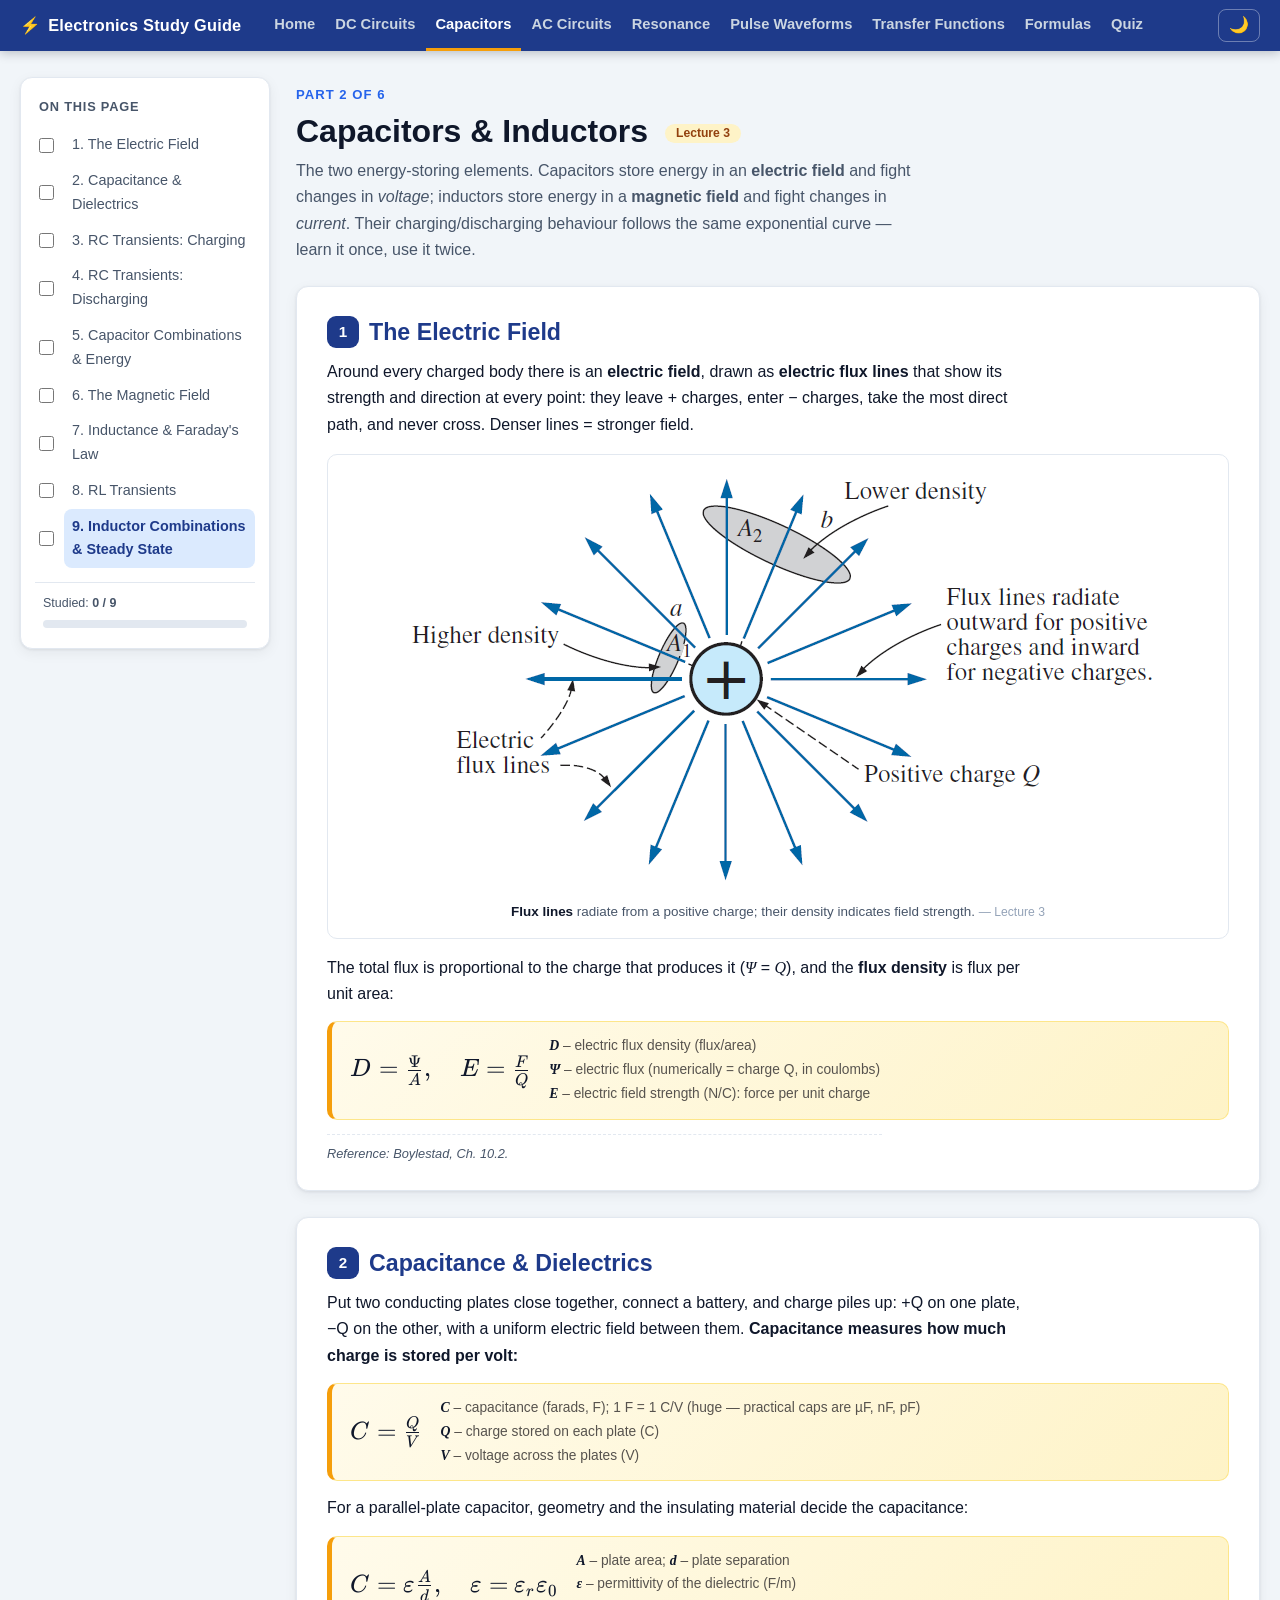
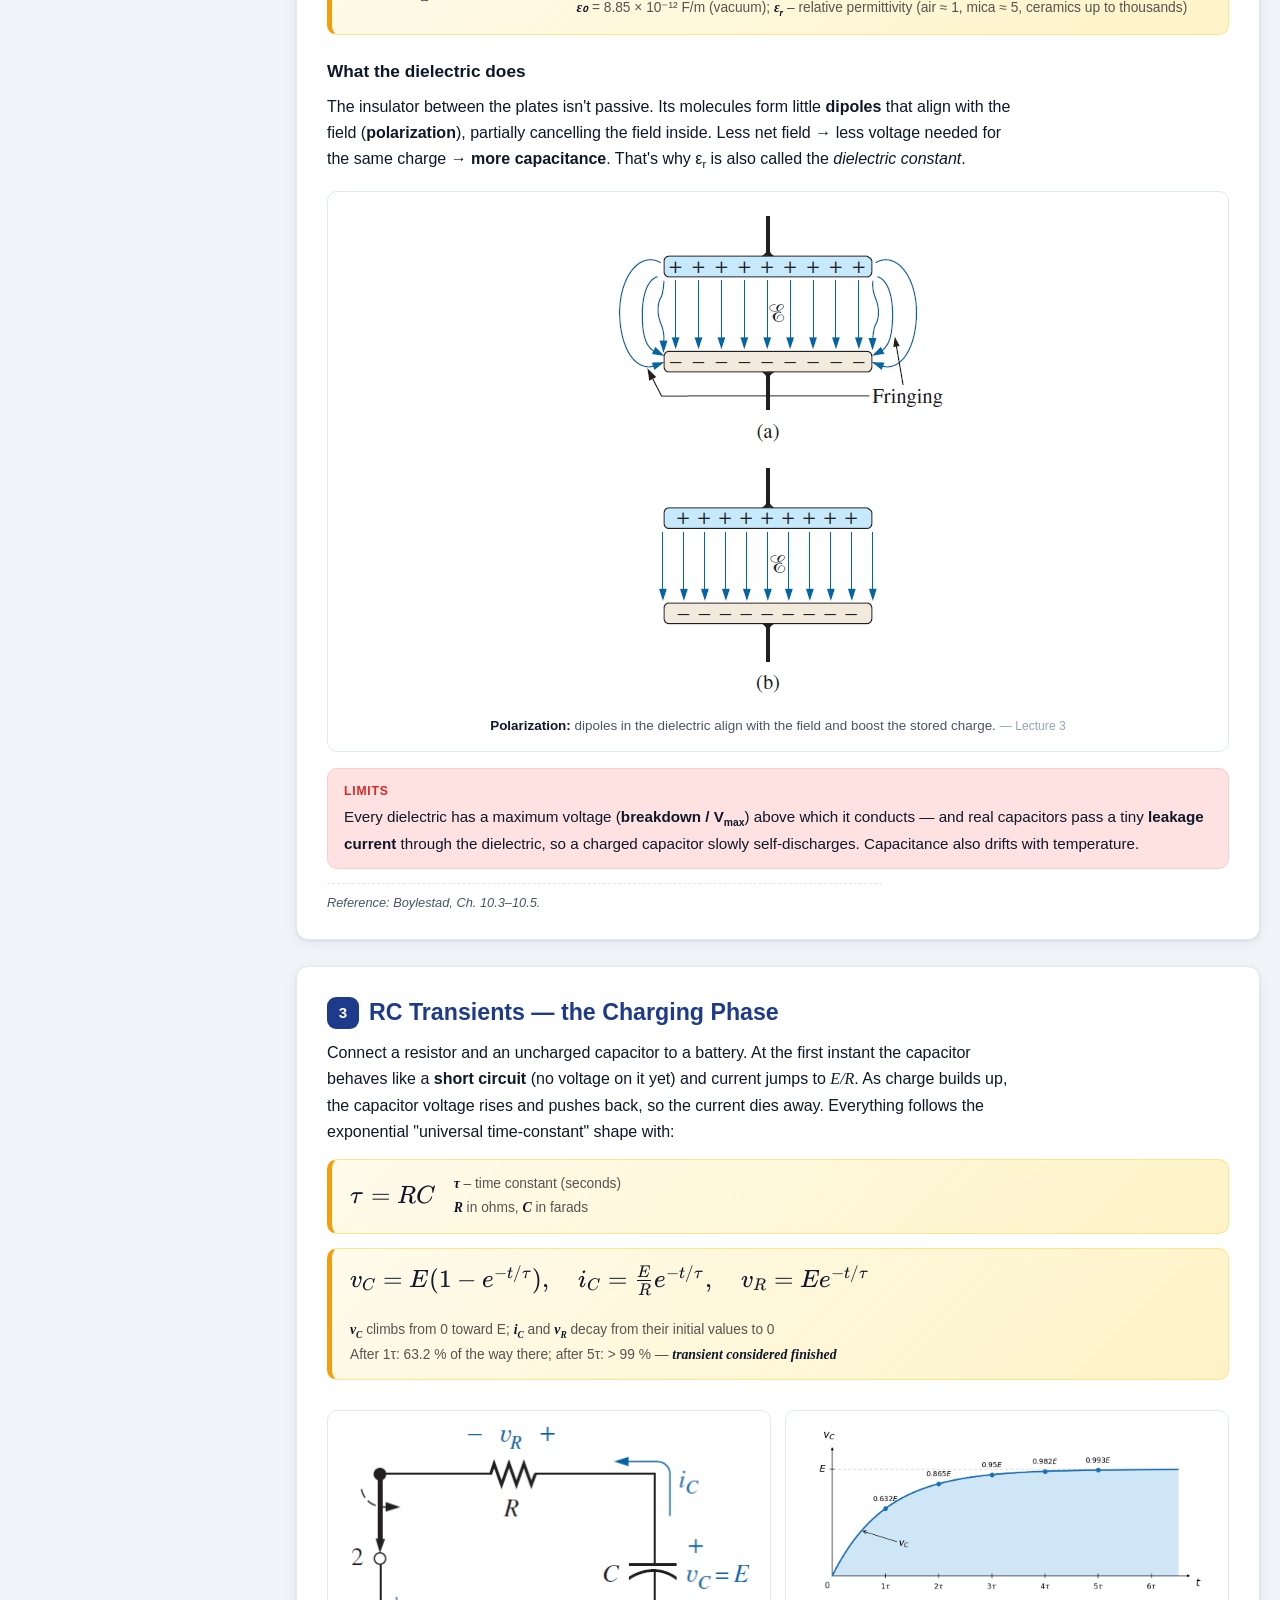
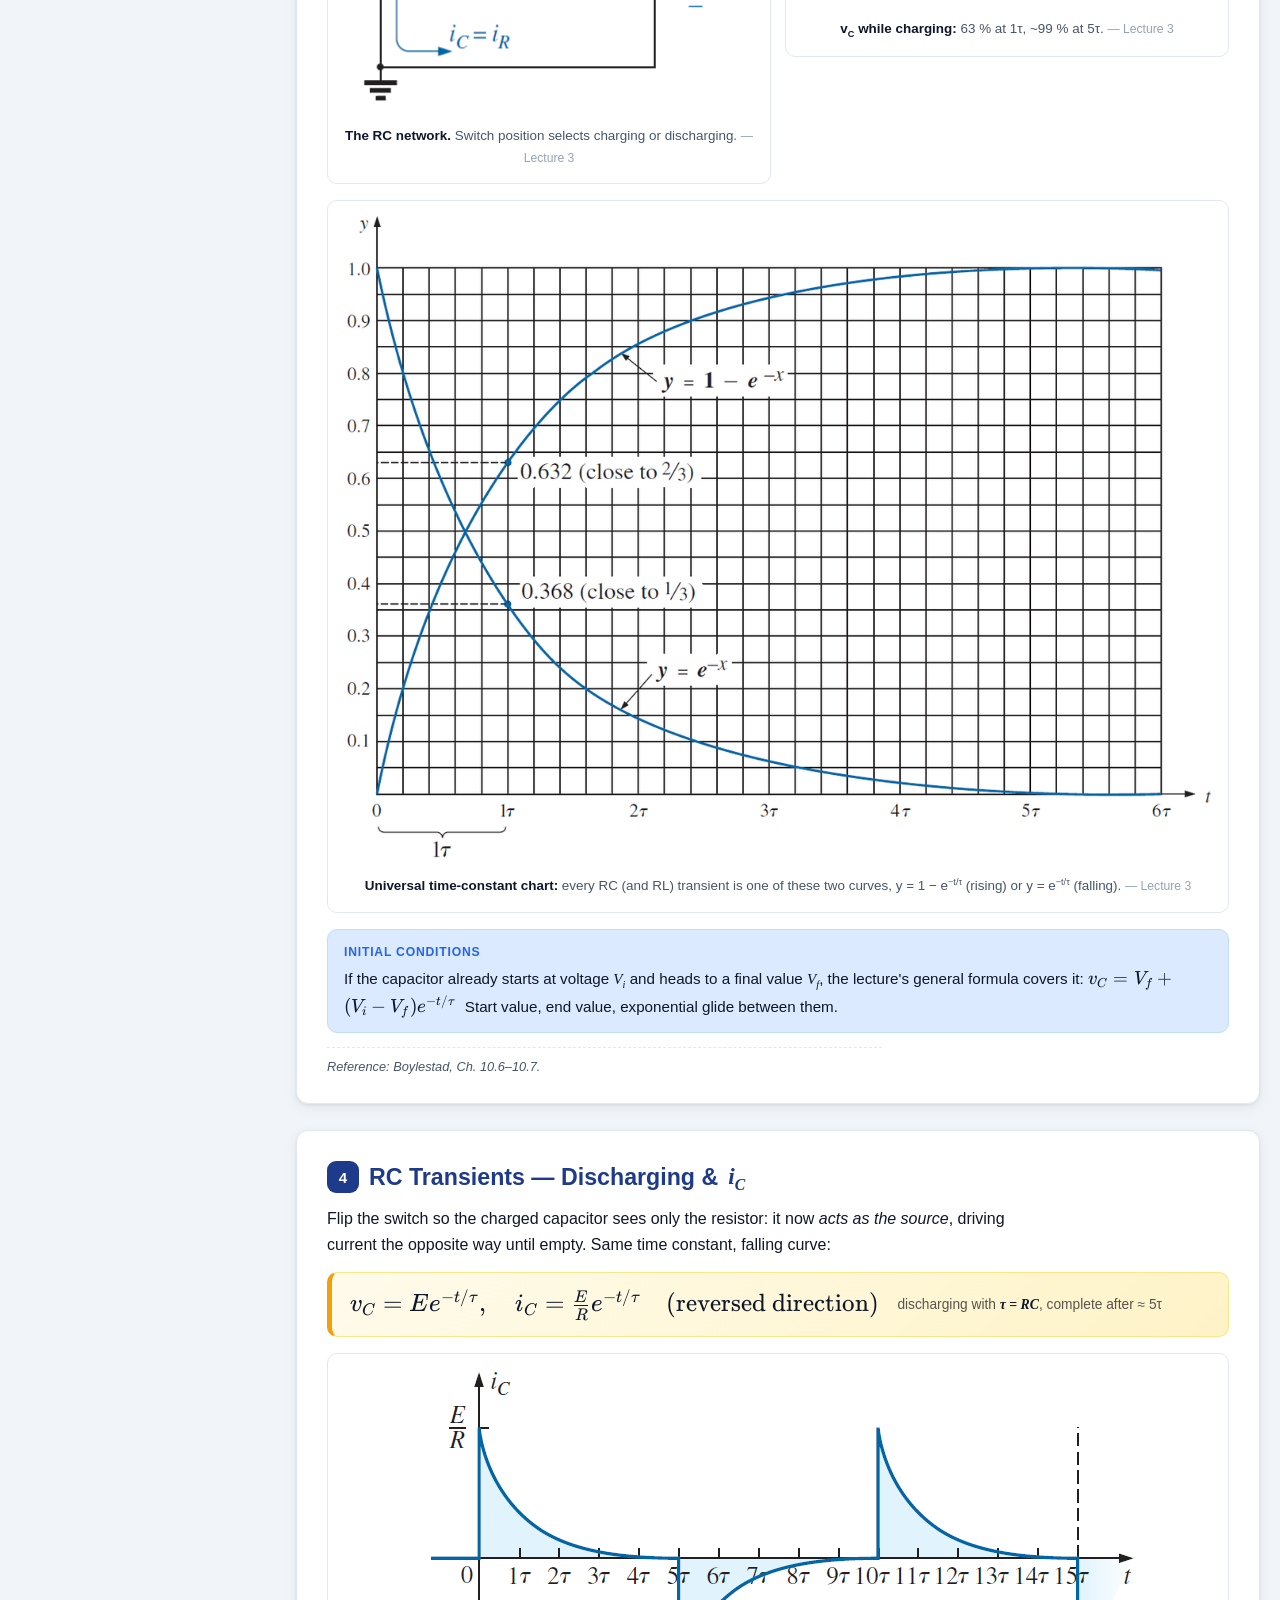
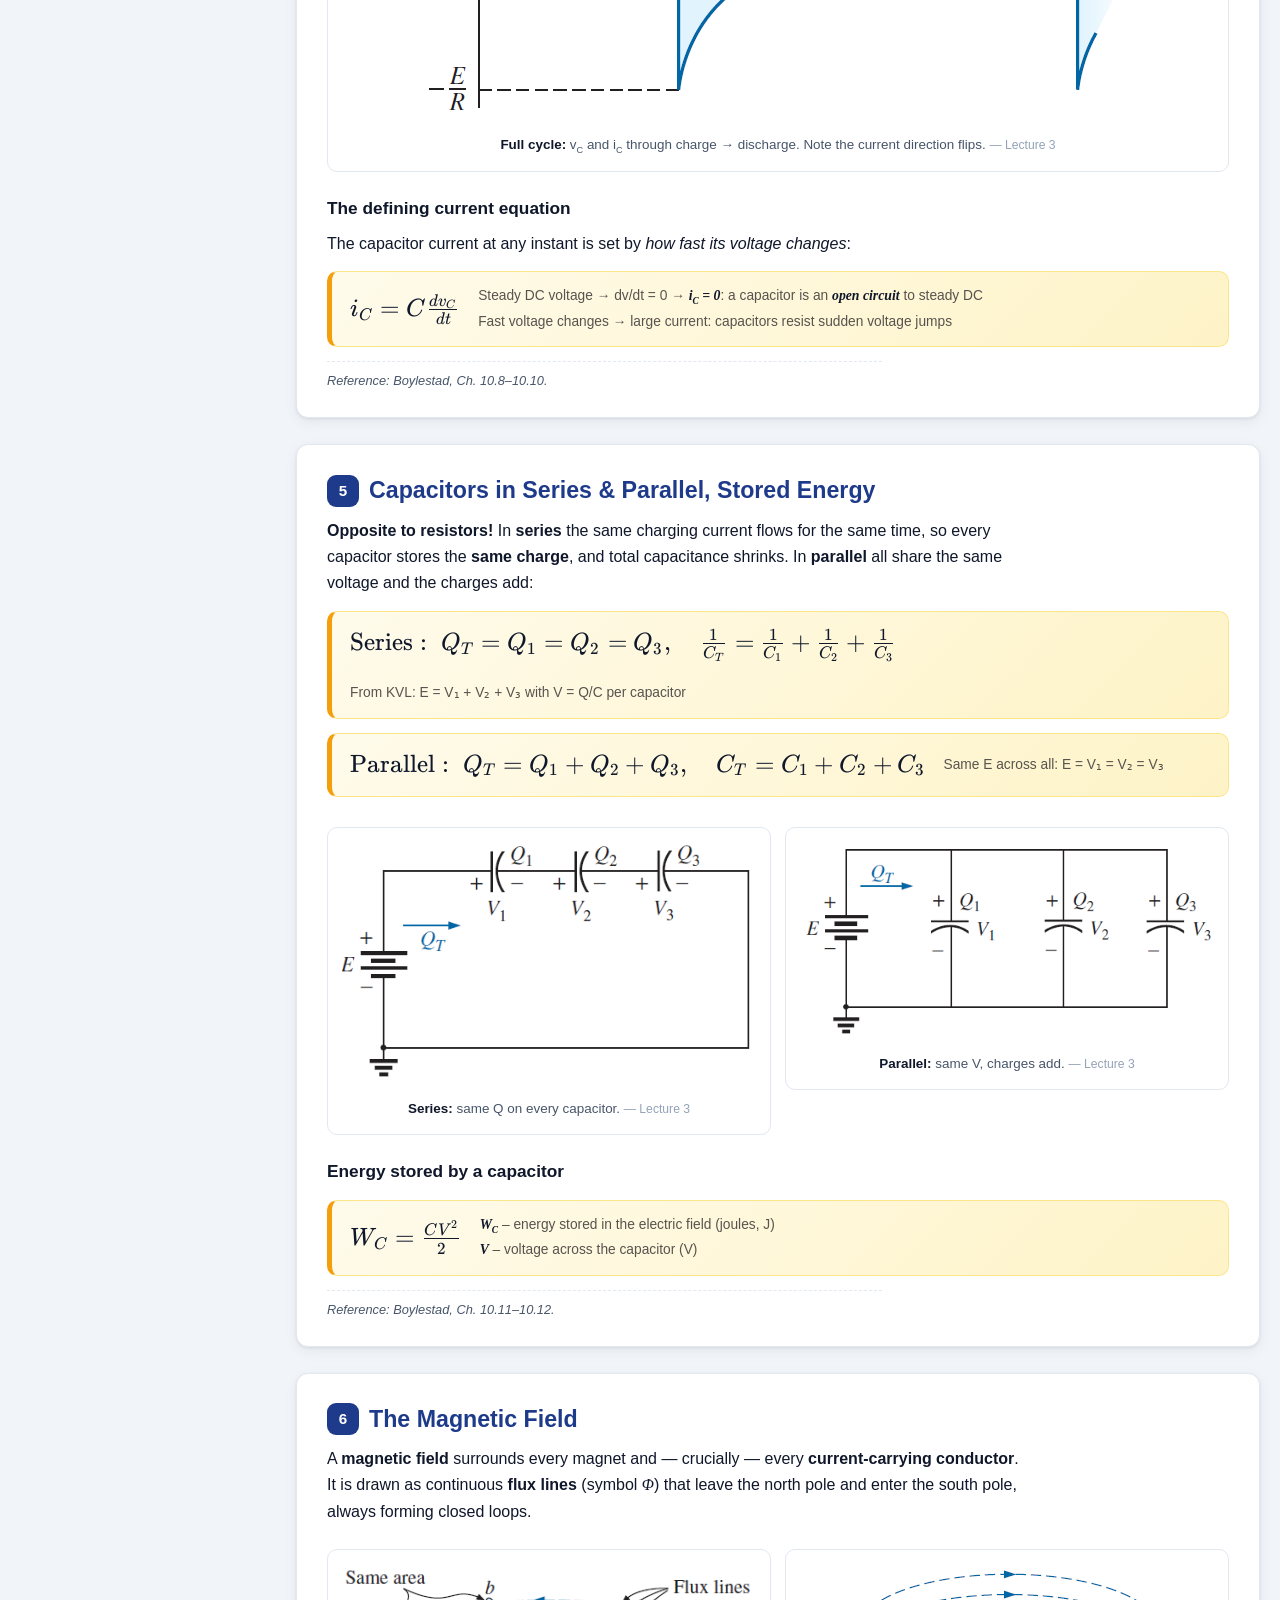
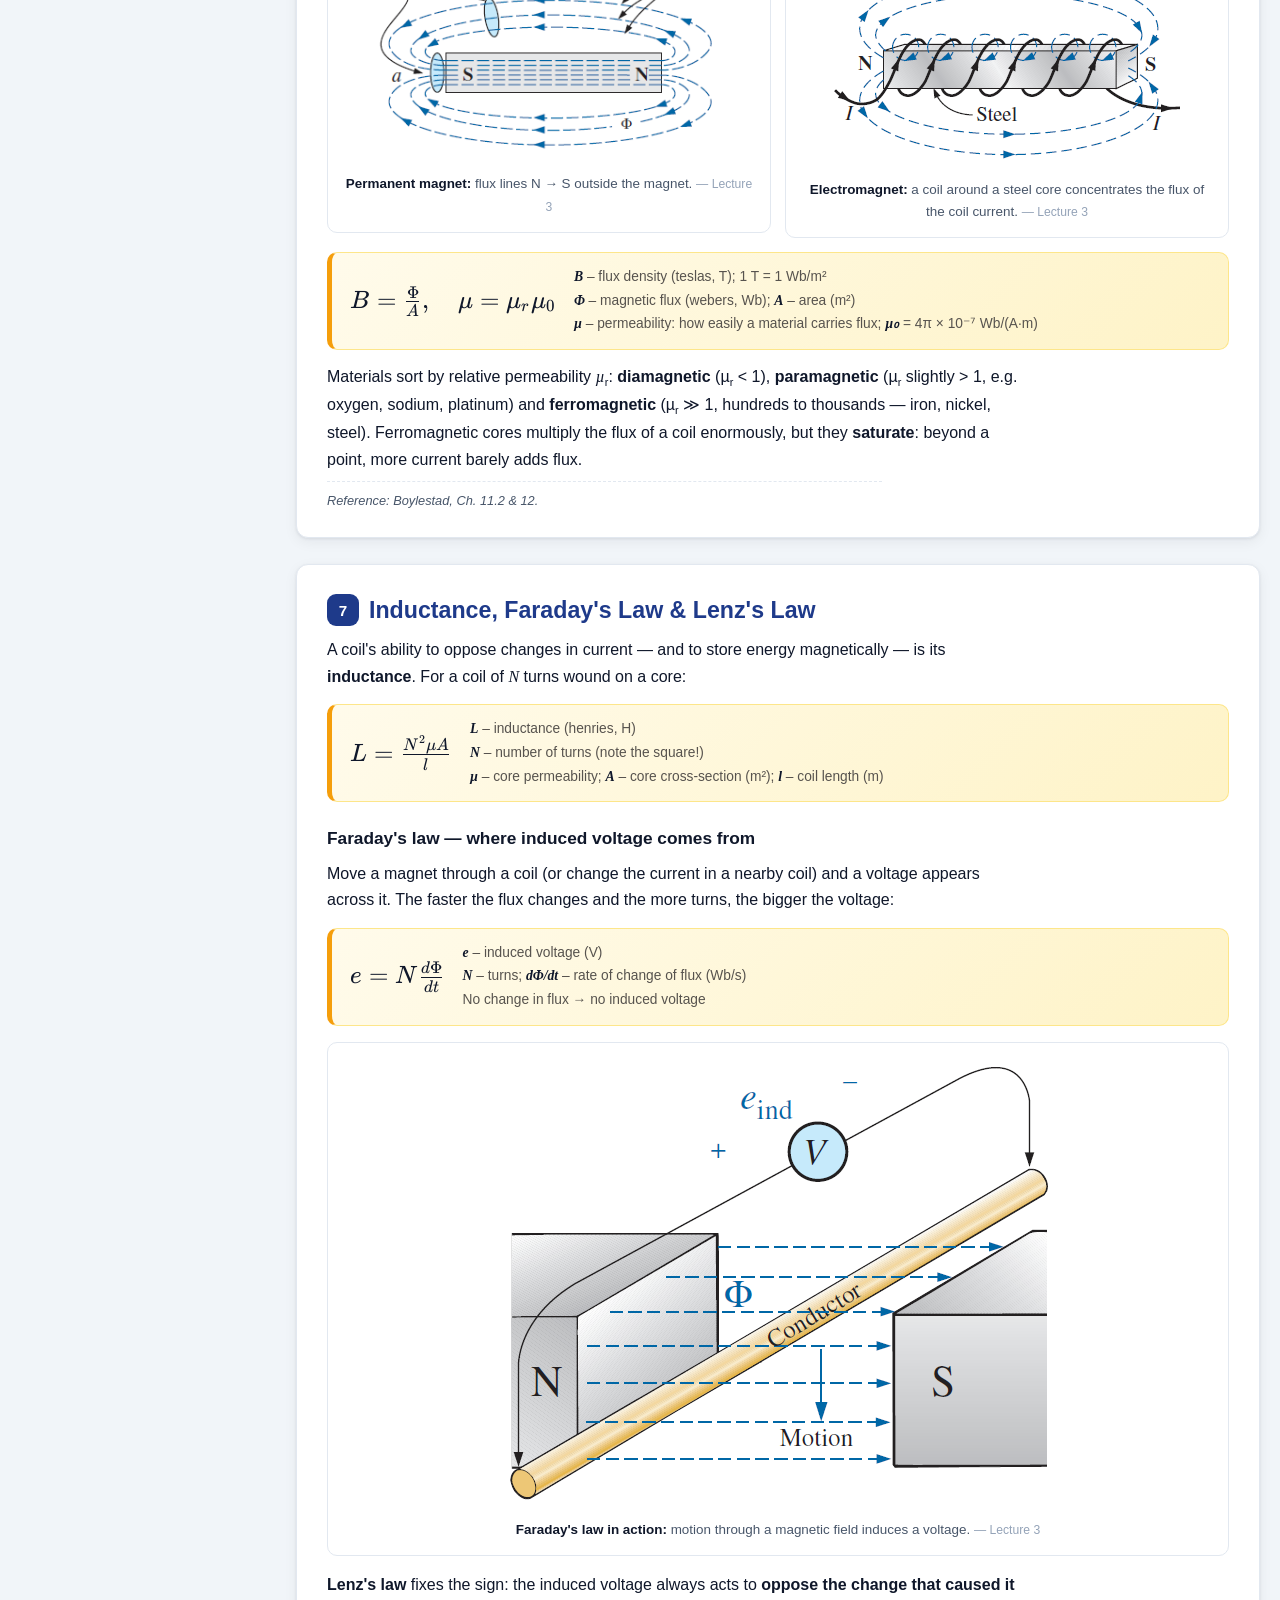
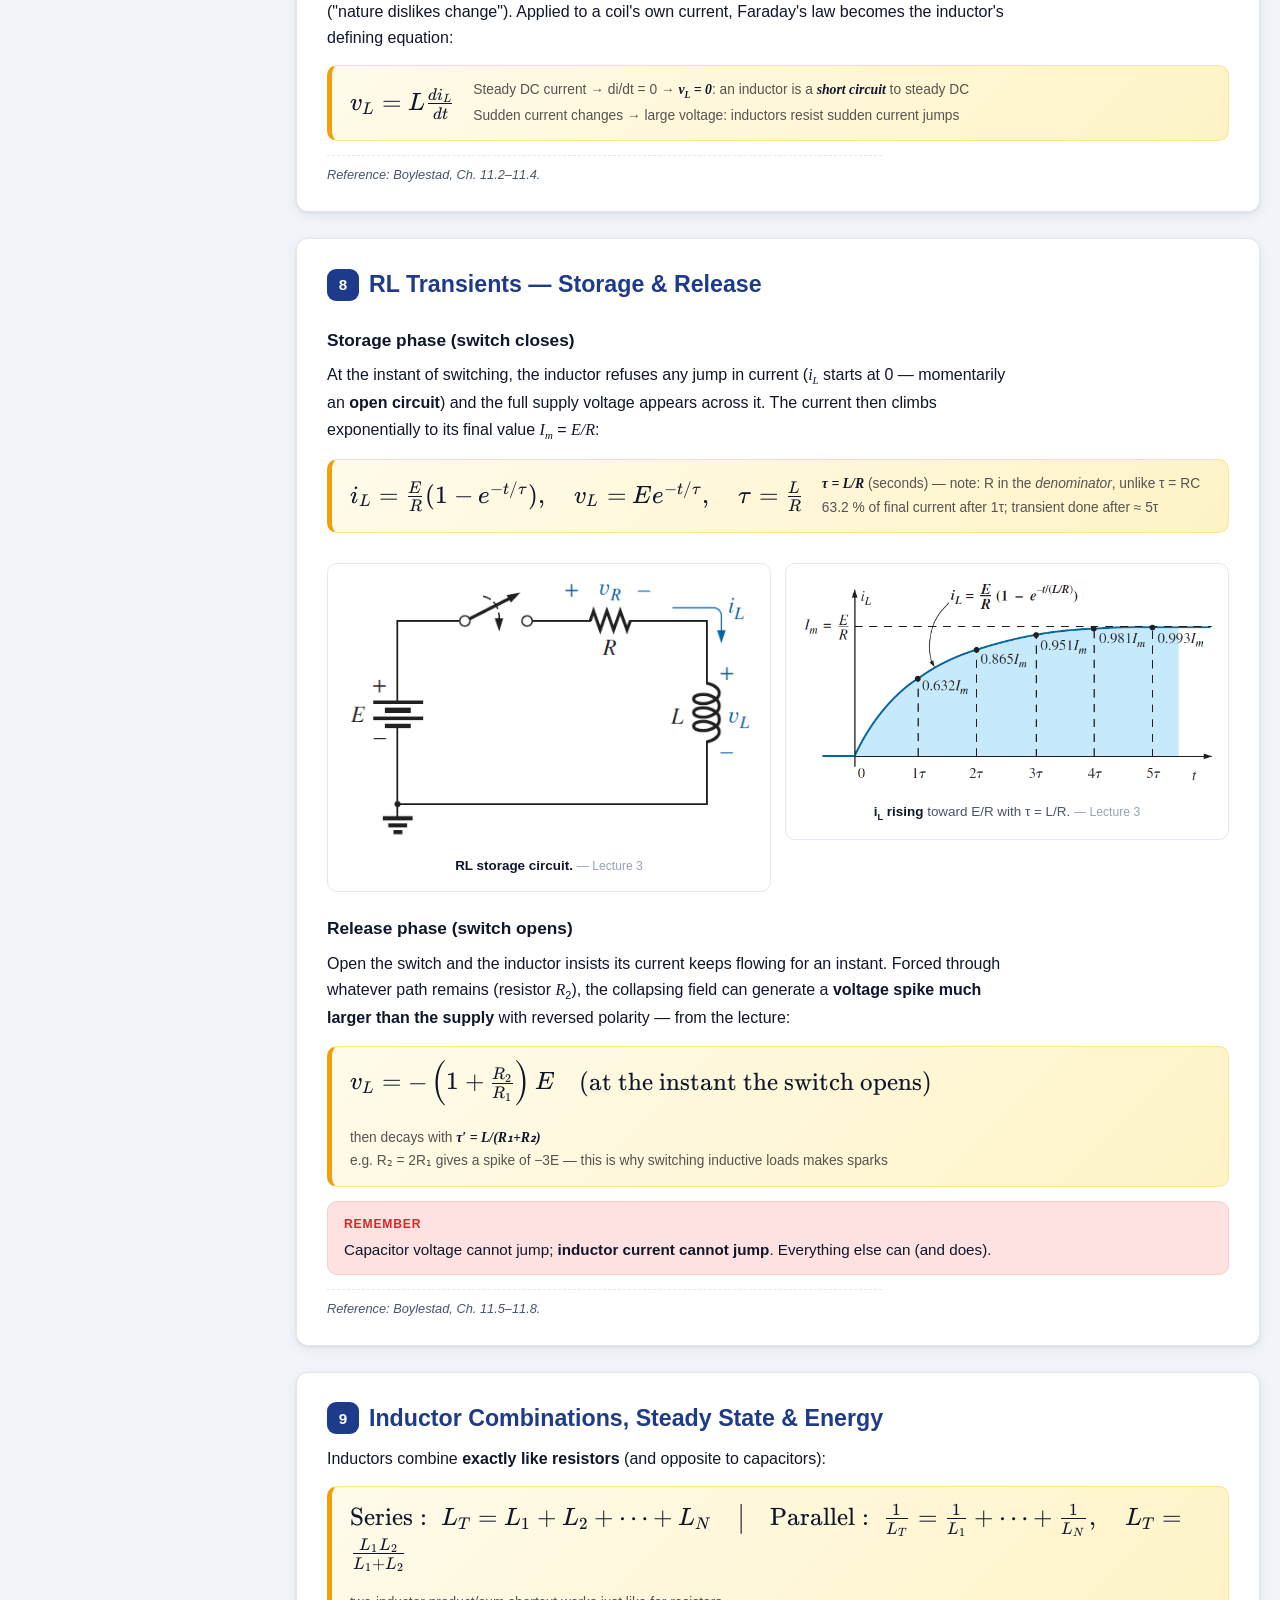
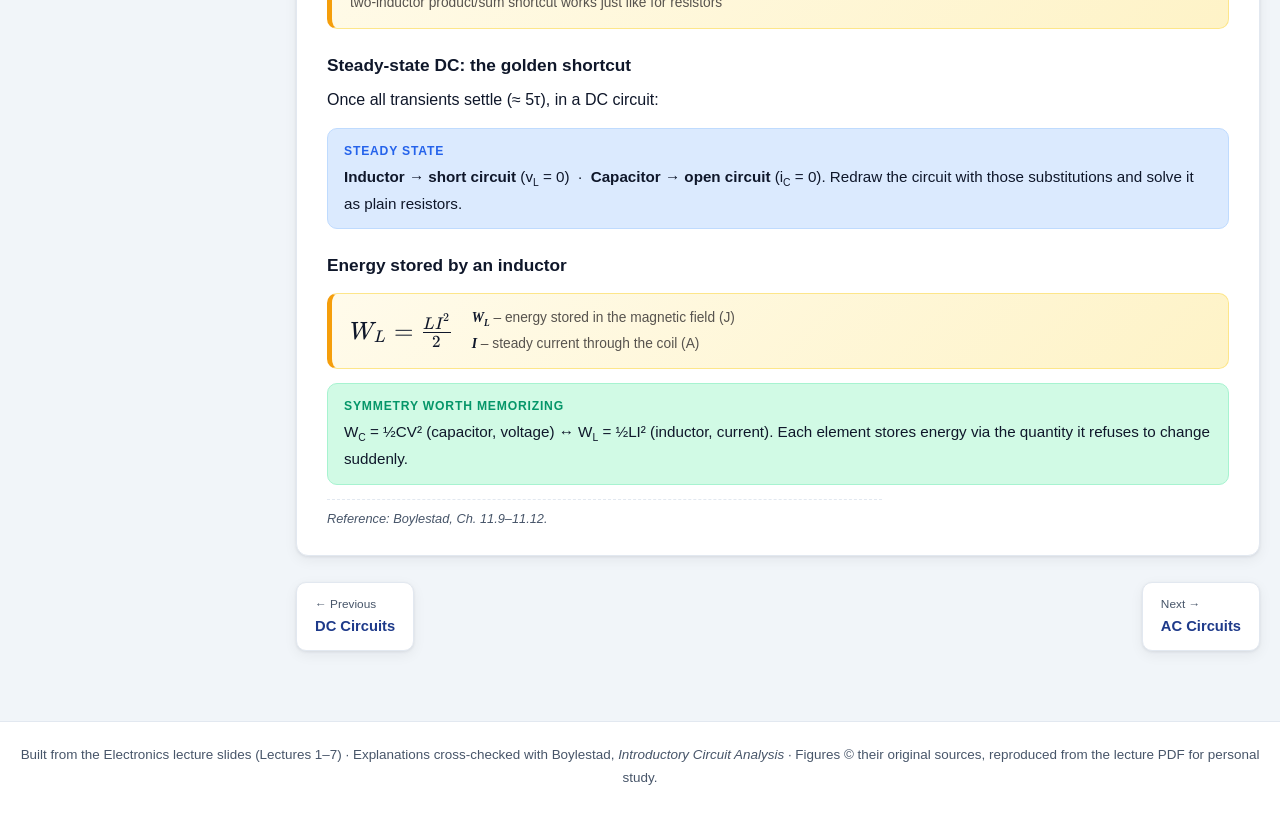
<file: capacitors-inductors.html>
<!DOCTYPE html>

<html lang="en">
<head>
<meta charset="utf-8"/>
<meta content="width=device-width, initial-scale=1" name="viewport"/>
<title>Capacitors &amp; Inductors — Electronics Study Guide</title>
<link href="css/style.css" rel="stylesheet"/>
<link rel="icon" type="image/svg+xml" href="favicon.svg">
<link rel="stylesheet" href="vendor/katex/katex.min.css">
<meta content="#1e3a8a" name="theme-color"/>
<script>(function(){try{var t=localStorage.getItem("eguide-theme");if(!t&&window.matchMedia&&window.matchMedia("(prefers-color-scheme: dark)").matches){t="dark"}if(t==="dark"){document.documentElement.setAttribute("data-theme","dark")}}catch(e){}})();</script>
</head>
<body data-page="cap">
<nav class="topnav"><div class="wrap">
<a class="brand" href="index.html"><span class="bolt">⚡</span> Electronics Study Guide</a>
<div class="navlinks" id="navlinks">
<a class="navlink" data-nav="home" href="index.html">Home</a>
<a class="navlink" data-nav="dc" href="dc-circuits.html">DC Circuits</a>
<a class="navlink" data-nav="cap" href="capacitors-inductors.html">Capacitors</a>
<a class="navlink" data-nav="ac" href="ac-circuits.html">AC Circuits</a>
<a class="navlink" data-nav="res" href="resonance-transformers.html">Resonance</a>
<a class="navlink" data-nav="pulse" href="pulse-waveforms.html">Pulse Waveforms</a>
<a class="navlink" data-nav="bode" href="transfer-functions.html">Transfer Functions</a>
<a class="navlink" data-nav="formulas" href="formulas.html">Formulas</a>
<a class="navlink" data-nav="quiz" href="quiz.html">Quiz</a>
</div>
<button aria-label="Toggle dark mode" class="themetoggle" id="themetoggle" title="Toggle dark mode" type="button">🌙</button>
<button aria-expanded="false" aria-label="Menu" class="navtoggle" id="navtoggle" type="button">☰</button>
</div></nav>
<div class="layout">
<aside class="sidebar">
<h3>On this page</h3>
<ul class="toc">
<li><input data-sec="efield" title="Mark as studied" type="checkbox"/><a href="#efield">1. The Electric Field</a></li>
<li><input data-sec="capacitance" title="Mark as studied" type="checkbox"/><a href="#capacitance">2. Capacitance &amp; Dielectrics</a></li>
<li><input data-sec="charging" title="Mark as studied" type="checkbox"/><a href="#charging">3. RC Transients: Charging</a></li>
<li><input data-sec="discharging" title="Mark as studied" type="checkbox"/><a href="#discharging">4. RC Transients: Discharging</a></li>
<li><input data-sec="capcombo" title="Mark as studied" type="checkbox"/><a href="#capcombo">5. Capacitor Combinations &amp; Energy</a></li>
<li><input data-sec="magnetic" title="Mark as studied" type="checkbox"/><a href="#magnetic">6. The Magnetic Field</a></li>
<li><input data-sec="inductance" title="Mark as studied" type="checkbox"/><a href="#inductance">7. Inductance &amp; Faraday's Law</a></li>
<li><input data-sec="rl" title="Mark as studied" type="checkbox"/><a href="#rl">8. RL Transients</a></li>
<li><input data-sec="indcombo" title="Mark as studied" type="checkbox"/><a href="#indcombo">9. Inductor Combinations &amp; Steady State</a></li>
</ul>
<div class="progress-wrap">
<div class="progress-label">Studied: <b>0 / 9</b></div>
<div class="pbar"><span></span></div>
</div>
</aside>
<main>
<div class="page-head">
<span class="crumb">Part 2 of 6</span>
<h1>Capacitors &amp; Inductors <span class="lecture-tag">Lecture 3</span></h1>
<p class="lead">The two energy-storing elements. Capacitors store energy in an <b>electric field</b> and fight
    changes in <i>voltage</i>; inductors store energy in a <b>magnetic field</b> and fight changes in <i>current</i>.
    Their charging/discharging behaviour follows the same exponential curve — learn it once, use it twice.</p>
</div>
<!-- ============ 1. E FIELD ============ -->
<section class="topic" id="efield">
<h2><span class="nr">1</span> The Electric Field</h2>
<p>Around every charged body there is an <b>electric field</b>, drawn as <b>electric flux lines</b> that show its
    strength and direction at every point: they leave + charges, enter − charges, take the most direct path, and
    never cross. Denser lines = stronger field.</p>
<figure class="fig">
<img alt="Electric flux lines around a charged body" src="assets/img/electric-flux.png"/>
<figcaption><b>Flux lines</b> radiate from a positive charge; their density indicates field strength. <span class="src-note">— Lecture 3</span></figcaption>
</figure>
<p>The total flux is proportional to the charge that produces it (<span class="m">Ψ</span> = <span class="m">Q</span>),
    and the <b>flux density</b> is flux per unit area:</p>
<div class="fbox">
<div class="fml ktx">D = \frac{\Psi}{A},\quad E = \frac{F}{Q}</div>
<ul class="vars">
<li><b>D</b> – electric flux density (flux/area)</li>
<li><b>Ψ</b> – electric flux (numerically = charge Q, in coulombs)</li>
<li><b>E</b> – electric field strength (N/C): force per unit charge</li>
</ul>
</div>
<p class="ref">Reference: Boylestad, Ch. 10.2.</p>
</section>
<!-- ============ 2. CAPACITANCE ============ -->
<section class="topic" id="capacitance">
<h2><span class="nr">2</span> Capacitance &amp; Dielectrics</h2>
<p>Put two conducting plates close together, connect a battery, and charge piles up: +Q on one plate, −Q on the
    other, with a uniform electric field between them. <b>Capacitance measures how much charge is stored per volt:</b></p>
<div class="fbox">
<div class="fml ktx">C = \frac{Q}{V}</div>
<ul class="vars">
<li><b>C</b> – capacitance (farads, F); 1 F = 1 C/V (huge — practical caps are µF, nF, pF)</li>
<li><b>Q</b> – charge stored on each plate (C)</li>
<li><b>V</b> – voltage across the plates (V)</li>
</ul>
</div>
<p>For a parallel-plate capacitor, geometry and the insulating material decide the capacitance:</p>
<div class="fbox">
<div class="fml ktx">C = \varepsilon \frac{A}{d},\quad \varepsilon = \varepsilon _{r}\varepsilon _{0}</div>
<ul class="vars">
<li><b>A</b> – plate area; <b>d</b> – plate separation</li>
<li><b>ε</b> – permittivity of the dielectric (F/m)</li>
<li><b>ε₀</b> = 8.85 × 10⁻¹² F/m (vacuum); <b>ε<sub>r</sub></b> – relative permittivity (air ≈ 1, mica ≈ 5, ceramics up to thousands)</li>
</ul>
</div>
<h3>What the dielectric does</h3>
<p>The insulator between the plates isn't passive. Its molecules form little <b>dipoles</b> that align with the
    field (<b>polarization</b>), partially cancelling the field inside. Less net field → less voltage needed for the
    same charge → <b>more capacitance</b>. That's why ε<sub>r</sub> is also called the <i>dielectric constant</i>.</p>
<figure class="fig">
<img alt="Dipole alignment in the dielectric of a capacitor" src="assets/img/capacitor-dielectric.png"/>
<figcaption><b>Polarization:</b> dipoles in the dielectric align with the field and boost the stored charge. <span class="src-note">— Lecture 3</span></figcaption>
</figure>
<div class="callout warn"><b class="tag">Limits</b>
    Every dielectric has a maximum voltage (<b>breakdown / V<sub>max</sub></b>) above which it conducts —
    and real capacitors pass a tiny <b>leakage current</b> through the dielectric, so a charged capacitor slowly
    self-discharges. Capacitance also drifts with temperature.</div>
<p class="ref">Reference: Boylestad, Ch. 10.3–10.5.</p>
</section>
<!-- ============ 3. CHARGING ============ -->
<section class="topic" id="charging">
<h2><span class="nr">3</span> RC Transients — the Charging Phase</h2>
<p>Connect a resistor and an uncharged capacitor to a battery. At the first instant the capacitor behaves like a
    <b>short circuit</b> (no voltage on it yet) and current jumps to <span class="m">E/R</span>. As charge builds up,
    the capacitor voltage rises and pushes back, so the current dies away. Everything follows the exponential
    "universal time-constant" shape with:</p>
<div class="fbox">
<div class="fml ktx">\tau = R C</div>
<ul class="vars">
<li><b>τ</b> – time constant (seconds)</li>
<li><b>R</b> in ohms, <b>C</b> in farads</li>
</ul>
</div>
<div class="fbox">
<div class="fml ktx">v_{C} = E(1 - e^{-t/\tau}),\quad i_{C} = \frac{E}{R} e^{-t/\tau},\quad v_{R} = E e^{-t/\tau}</div>
<ul class="vars">
<li><b>v<sub>C</sub></b> climbs from 0 toward E; <b>i<sub>C</sub></b> and <b>v<sub>R</sub></b> decay from their initial values to 0</li>
<li>After 1τ: 63.2 % of the way there; after 5τ: &gt; 99 % — <b>transient considered finished</b></li>
</ul>
</div>
<div class="figrow">
<figure class="fig">
<img alt="RC charging network with switch" src="assets/img/rc-charge-discharge-circuit.png"/>
<figcaption><b>The RC network.</b> Switch position selects charging or discharging. <span class="src-note">— Lecture 3</span></figcaption>
</figure>
<figure class="fig">
<img alt="Capacitor voltage during charging with time constant markers" src="assets/img/rc-charging-curve.png"/>
<figcaption><b>v<sub>C</sub> while charging:</b> 63 % at 1τ, ~99 % at 5τ. <span class="src-note">— Lecture 3</span></figcaption>
</figure>
</div>
<figure class="fig">
<img alt="Universal time constant chart" src="assets/img/universal-time-constant.png"/>
<figcaption><b>Universal time-constant chart:</b> every RC (and RL) transient is one of these two curves,
      y = 1 − e<sup>−t/τ</sup> (rising) or y = e<sup>−t/τ</sup> (falling). <span class="src-note">— Lecture 3</span></figcaption>
</figure>
<div class="callout idea"><b class="tag">Initial conditions</b>
    If the capacitor already starts at voltage <span class="m">V<sub>i</sub></span> and heads to a final value
    <span class="m">V<sub>f</sub></span>, the lecture's general formula covers it:
    <span class="fml ktx" style="font-size:1.02rem">v_{C} = V_{f} + (V_{i} - V_{f})e^{-t/\tau}</span>
     Start value, end value, exponential glide between them.</div>
<p class="ref">Reference: Boylestad, Ch. 10.6–10.7.</p>
</section>
<!-- ============ 4. DISCHARGING ============ -->
<section class="topic" id="discharging">
<h2><span class="nr">4</span> RC Transients — Discharging &amp; <span class="m">i<sub>C</sub></span></h2>
<p>Flip the switch so the charged capacitor sees only the resistor: it now <i>acts as the source</i>, driving
    current the opposite way until empty. Same time constant, falling curve:</p>
<div class="fbox">
<div class="fml ktx">v_{C} = E e^{-t/\tau},\quad i_{C} = \frac{E}{R} e^{-t/\tau}\quad (\text{reversed direction})</div>
<ul class="vars"><li>discharging with <b>τ = RC</b>, complete after ≈ 5τ</li></ul>
</div>
<figure class="fig">
<img alt="Capacitor voltage and current during charging and discharging cycles" src="assets/img/rc-waveforms.png"/>
<figcaption><b>Full cycle:</b> v<sub>C</sub> and i<sub>C</sub> through charge → discharge. Note the current direction flips. <span class="src-note">— Lecture 3</span></figcaption>
</figure>
<h3>The defining current equation</h3>
<p>The capacitor current at any instant is set by <i>how fast its voltage changes</i>:</p>
<div class="fbox">
<div class="fml ktx">i_{C} = C \frac{dv_{C}}{dt}</div>
<ul class="vars">
<li>Steady DC voltage → dv/dt = 0 → <b>i<sub>C</sub> = 0</b>: a capacitor is an <b>open circuit</b> to steady DC</li>
<li>Fast voltage changes → large current: capacitors resist sudden voltage jumps</li>
</ul>
</div>
<p class="ref">Reference: Boylestad, Ch. 10.8–10.10.</p>
</section>
<!-- ============ 5. CAP COMBINATIONS ============ -->
<section class="topic" id="capcombo">
<h2><span class="nr">5</span> Capacitors in Series &amp; Parallel, Stored Energy</h2>
<p><b>Opposite to resistors!</b> In <b>series</b> the same charging current flows for the same time, so every
    capacitor stores the <b>same charge</b>, and total capacitance shrinks. In <b>parallel</b> all share the same
    voltage and the charges add:</p>
<div class="fbox">
<div class="fml ktx">\text{Series}:\; Q_{T} = Q_{1} = Q_{2} = Q_{3},\quad \frac{1}{C_{T}} = \frac{1}{C_{1}} + \frac{1}{C_{2}} + \frac{1}{C_{3}}</div>
<ul class="vars"><li>From KVL: E = V₁ + V₂ + V₃ with V = Q/C per capacitor</li></ul>
</div>
<div class="fbox">
<div class="fml ktx">\text{Parallel}:\; Q_{T} = Q_{1} + Q_{2} + Q_{3},\quad C_{T} = C_{1} + C_{2} + C_{3}</div>
<ul class="vars"><li>Same E across all: E = V₁ = V₂ = V₃</li></ul>
</div>
<div class="figrow">
<figure class="fig">
<img alt="Capacitors in series share the same charge" src="assets/img/capacitors-series.png"/>
<figcaption><b>Series:</b> same Q on every capacitor. <span class="src-note">— Lecture 3</span></figcaption>
</figure>
<figure class="fig">
<img alt="Capacitors in parallel share the same voltage" src="assets/img/capacitors-parallel.png"/>
<figcaption><b>Parallel:</b> same V, charges add. <span class="src-note">— Lecture 3</span></figcaption>
</figure>
</div>
<h3>Energy stored by a capacitor</h3>
<div class="fbox">
<div class="fml ktx">W_{C} = \frac{C V^{2}}{2}</div>
<ul class="vars">
<li><b>W<sub>C</sub></b> – energy stored in the electric field (joules, J)</li>
<li><b>V</b> – voltage across the capacitor (V)</li>
</ul>
</div>
<p class="ref">Reference: Boylestad, Ch. 10.11–10.12.</p>
</section>
<!-- ============ 6. MAGNETIC FIELD ============ -->
<section class="topic" id="magnetic">
<h2><span class="nr">6</span> The Magnetic Field</h2>
<p>A <b>magnetic field</b> surrounds every magnet and — crucially — every <b>current-carrying conductor</b>.
    It is drawn as continuous <b>flux lines</b> (symbol <span class="m">Φ</span>) that leave the north pole and enter
    the south pole, always forming closed loops.</p>
<div class="figrow">
<figure class="fig">
<img alt="Flux distribution around a permanent magnet" src="assets/img/magnet-flux.png"/>
<figcaption><b>Permanent magnet:</b> flux lines N → S outside the magnet. <span class="src-note">— Lecture 3</span></figcaption>
</figure>
<figure class="fig">
<img alt="Flux around a coil with a steel core - electromagnet" src="assets/img/electromagnet.png"/>
<figcaption><b>Electromagnet:</b> a coil around a steel core concentrates the flux of the coil current. <span class="src-note">— Lecture 3</span></figcaption>
</figure>
</div>
<div class="fbox">
<div class="fml ktx">B = \frac{\Phi}{A},\quad \mu = \mu _{r}\mu _{0}</div>
<ul class="vars">
<li><b>B</b> – flux density (teslas, T); 1 T = 1 Wb/m²</li>
<li><b>Φ</b> – magnetic flux (webers, Wb); <b>A</b> – area (m²)</li>
<li><b>µ</b> – permeability: how easily a material carries flux; <b>µ₀</b> = 4π × 10⁻⁷ Wb/(A·m)</li>
</ul>
</div>
<p>Materials sort by relative permeability <span class="m">µ</span><sub>r</sub>: <b>diamagnetic</b>
    (µ<sub>r</sub> &lt; 1), <b>paramagnetic</b> (µ<sub>r</sub> slightly &gt; 1, e.g. oxygen, sodium, platinum) and
    <b>ferromagnetic</b> (µ<sub>r</sub> ≫ 1, hundreds to thousands — iron, nickel, steel). Ferromagnetic cores
    multiply the flux of a coil enormously, but they <b>saturate</b>: beyond a point, more current barely adds flux.</p>
<p class="ref">Reference: Boylestad, Ch. 11.2 &amp; 12.</p>
</section>
<!-- ============ 7. INDUCTANCE ============ -->
<section class="topic" id="inductance">
<h2><span class="nr">7</span> Inductance, Faraday's Law &amp; Lenz's Law</h2>
<p>A coil's ability to oppose changes in current — and to store energy magnetically — is its
    <b>inductance</b>. For a coil of <span class="m">N</span> turns wound on a core:</p>
<div class="fbox">
<div class="fml ktx">L = \frac{N^{2}\mu A}{l}</div>
<ul class="vars">
<li><b>L</b> – inductance (henries, H)</li>
<li><b>N</b> – number of turns (note the square!)</li>
<li><b>µ</b> – core permeability; <b>A</b> – core cross-section (m²); <b>l</b> – coil length (m)</li>
</ul>
</div>
<h3>Faraday's law — where induced voltage comes from</h3>
<p>Move a magnet through a coil (or change the current in a nearby coil) and a voltage appears across it.
    The faster the flux changes and the more turns, the bigger the voltage:</p>
<div class="fbox">
<div class="fml ktx">e = N \frac{d\Phi}{dt}</div>
<ul class="vars">
<li><b>e</b> – induced voltage (V)</li>
<li><b>N</b> – turns; <b>dΦ/dt</b> – rate of change of flux (Wb/s)</li>
<li>No change in flux → no induced voltage</li>
</ul>
</div>
<figure class="fig">
<img alt="Conductor moving through a magnetic field inducing a voltage" src="assets/img/faraday-induction.png"/>
<figcaption><b>Faraday's law in action:</b> motion through a magnetic field induces a voltage. <span class="src-note">— Lecture 3</span></figcaption>
</figure>
<p><b>Lenz's law</b> fixes the sign: the induced voltage always acts to <b>oppose the change that caused it</b>
    ("nature dislikes change"). Applied to a coil's own current, Faraday's law becomes the inductor's defining equation:</p>
<div class="fbox">
<div class="fml ktx">v_{L} = L \frac{di_{L}}{dt}</div>
<ul class="vars">
<li>Steady DC current → di/dt = 0 → <b>v<sub>L</sub> = 0</b>: an inductor is a <b>short circuit</b> to steady DC</li>
<li>Sudden current changes → large voltage: inductors resist sudden current jumps</li>
</ul>
</div>
<p class="ref">Reference: Boylestad, Ch. 11.2–11.4.</p>
</section>
<!-- ============ 8. RL TRANSIENTS ============ -->
<section class="topic" id="rl">
<h2><span class="nr">8</span> RL Transients — Storage &amp; Release</h2>
<h3>Storage phase (switch closes)</h3>
<p>At the instant of switching, the inductor refuses any jump in current (<span class="m">i<sub>L</sub></span>
    starts at 0 — momentarily an <b>open circuit</b>) and the full supply voltage appears across it. The current then
    climbs exponentially to its final value <span class="m">I<sub>m</sub></span> = <span class="m">E/R</span>:</p>
<div class="fbox">
<div class="fml ktx">i_{L} = \frac{E}{R}(1 - e^{-t/\tau}),\quad v_{L} = E e^{-t/\tau},\quad \tau = \frac{L}{R}</div>
<ul class="vars">
<li><b>τ = L/R</b> (seconds) — note: R in the <i>denominator</i>, unlike τ = RC</li>
<li>63.2 % of final current after 1τ; transient done after ≈ 5τ</li>
</ul>
</div>
<div class="figrow">
<figure class="fig">
<img alt="RL storage circuit with switch" src="assets/img/rl-circuit.png"/>
<figcaption><b>RL storage circuit.</b> <span class="src-note">— Lecture 3</span></figcaption>
</figure>
<figure class="fig">
<img alt="Inductor current rising during the storage phase" src="assets/img/rl-storage-curve.png"/>
<figcaption><b>i<sub>L</sub> rising</b> toward E/R with τ = L/R. <span class="src-note">— Lecture 3</span></figcaption>
</figure>
</div>
<h3>Release phase (switch opens)</h3>
<p>Open the switch and the inductor insists its current keeps flowing for an instant. Forced through whatever
    path remains (resistor <span class="m">R</span><sub>2</sub>), the collapsing field can generate a <b>voltage spike
    much larger than the supply</b> with reversed polarity — from the lecture:</p>
<div class="fbox">
<div class="fml ktx">v_{L} = -\left(1 + \frac{R_{2}}{R_{1}}\right)E\quad (\text{at the instant the switch opens})</div>
<ul class="vars">
<li>then decays with <b>τ′ = L/(R₁+R₂)</b></li>
<li>e.g. R₂ = 2R₁ gives a spike of −3E — this is why switching inductive loads makes sparks</li>
</ul>
</div>
<div class="callout warn"><b class="tag">Remember</b>
    Capacitor voltage cannot jump; <b>inductor current cannot jump</b>. Everything else can (and does).</div>
<p class="ref">Reference: Boylestad, Ch. 11.5–11.8.</p>
</section>
<!-- ============ 9. IND COMBINATIONS ============ -->
<section class="topic" id="indcombo">
<h2><span class="nr">9</span> Inductor Combinations, Steady State &amp; Energy</h2>
<p>Inductors combine <b>exactly like resistors</b> (and opposite to capacitors):</p>
<div class="fbox">
<div class="fml ktx">\text{Series}:\; L_{T} = L_{1} + L_{2} + \dots + L_{N}\quad\big|\quad \text{Parallel}:\; \frac{1}{L_{T}} = \frac{1}{L_{1}} + \dots + \frac{1}{L_{N}},\quad L_{T} = \frac{L_{1}L_{2}}{L_{1}+L_{2}}</div>
<ul class="vars"><li>two-inductor product/sum shortcut works just like for resistors</li></ul>
</div>
<h3>Steady-state DC: the golden shortcut</h3>
<p>Once all transients settle (≈ 5τ), in a DC circuit:</p>
<div class="callout idea"><b class="tag">Steady state</b>
<b>Inductor → short circuit</b> (v<sub>L</sub> = 0)  ·  <b>Capacitor → open circuit</b> (i<sub>C</sub> = 0).
    Redraw the circuit with those substitutions and solve it as plain resistors.</div>
<h3>Energy stored by an inductor</h3>
<div class="fbox">
<div class="fml ktx">W_{L} = \frac{L I^{2}}{2}</div>
<ul class="vars">
<li><b>W<sub>L</sub></b> – energy stored in the magnetic field (J)</li>
<li><b>I</b> – steady current through the coil (A)</li>
</ul>
</div>
<div class="callout tip"><b class="tag">Symmetry worth memorizing</b>
    W<sub>C</sub> = ½CV² (capacitor, voltage) ↔ W<sub>L</sub> = ½LI² (inductor, current).
    Each element stores energy via the quantity it refuses to change suddenly.</div>
<p class="ref">Reference: Boylestad, Ch. 11.9–11.12.</p>
</section>
<div class="next-prev">
<a href="dc-circuits.html"><span class="sub">← Previous</span> DC Circuits</a>
<a href="ac-circuits.html"><span class="sub">Next →</span> AC Circuits</a>
</div>
</main>
</div>
<footer class="site">
  Built from the Electronics lecture slides (Lectures 1–7) · Explanations cross-checked with Boylestad,
  <i>Introductory Circuit Analysis</i> · Figures © their original sources, reproduced from the lecture PDF for personal study.
</footer>
<script src="vendor/katex/katex.min.js"></script>
<script src="js/main.js"></script>
</body>
</html>
</file>
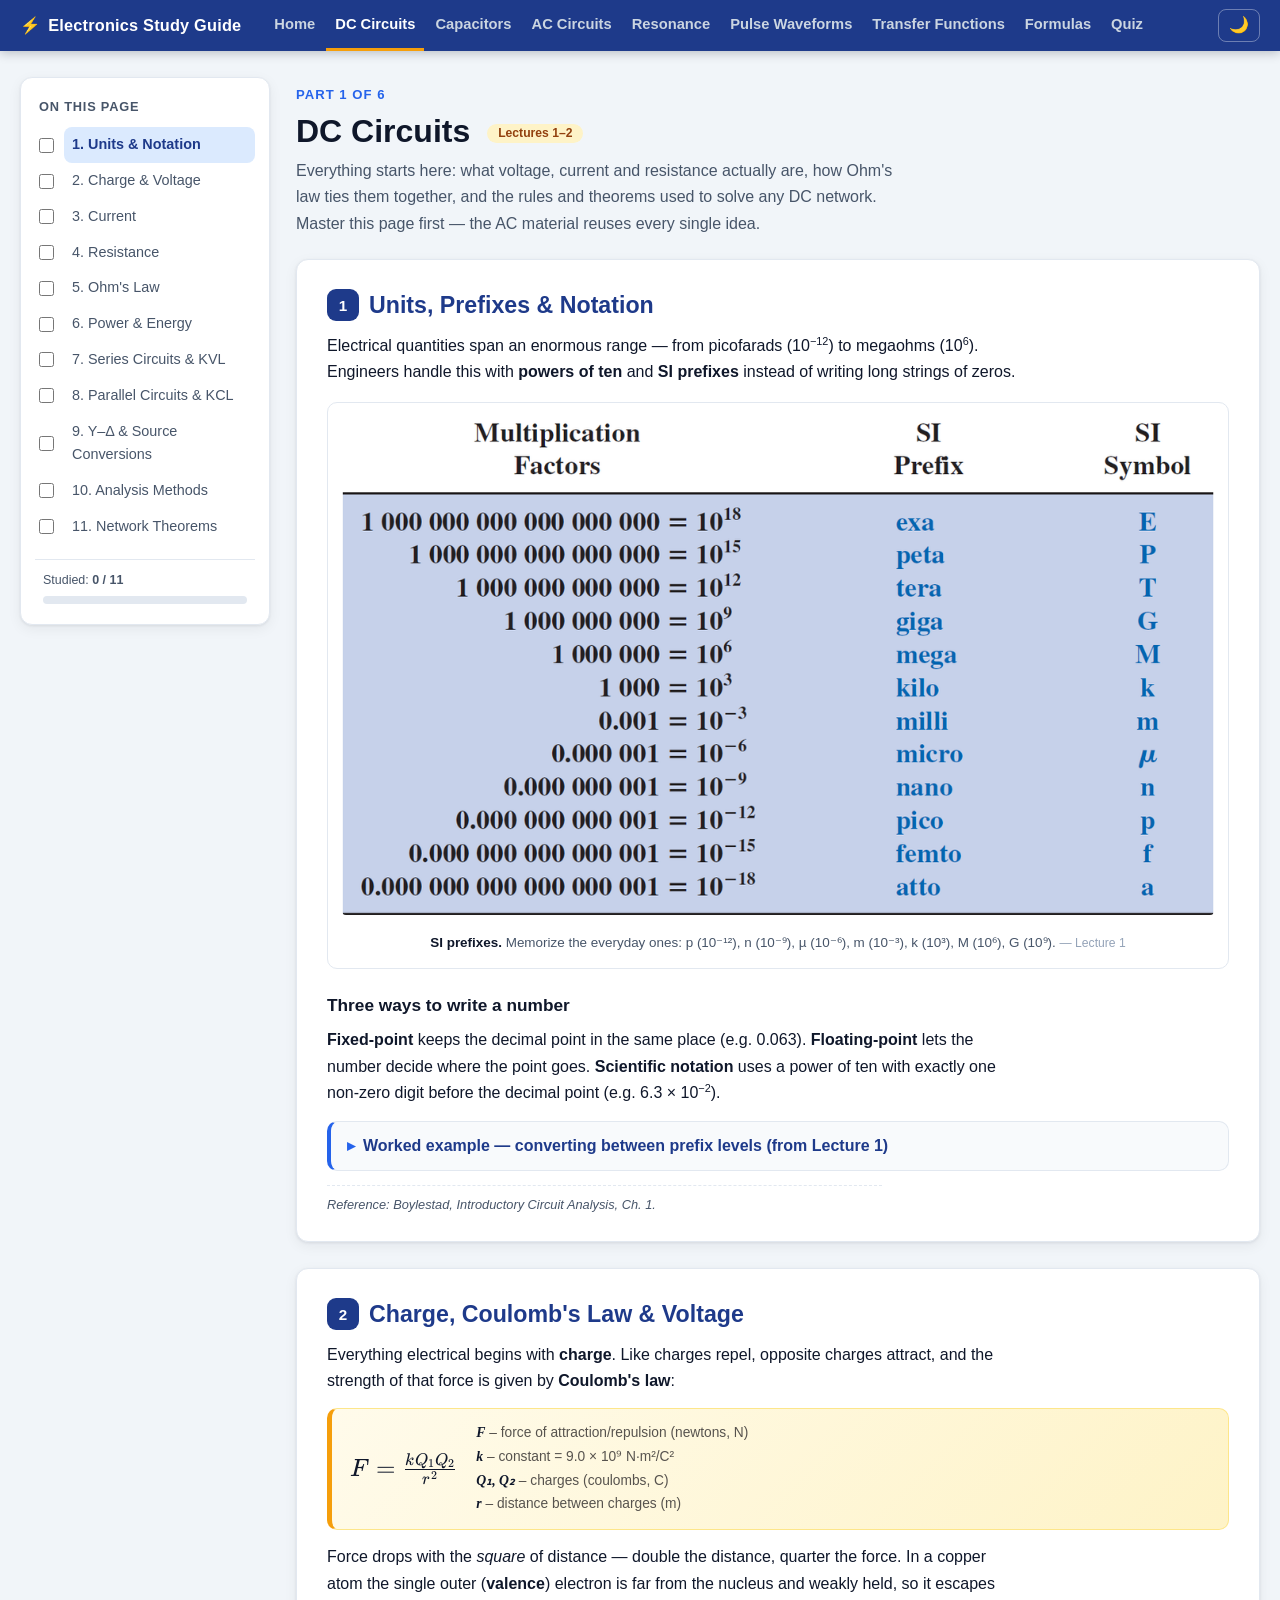
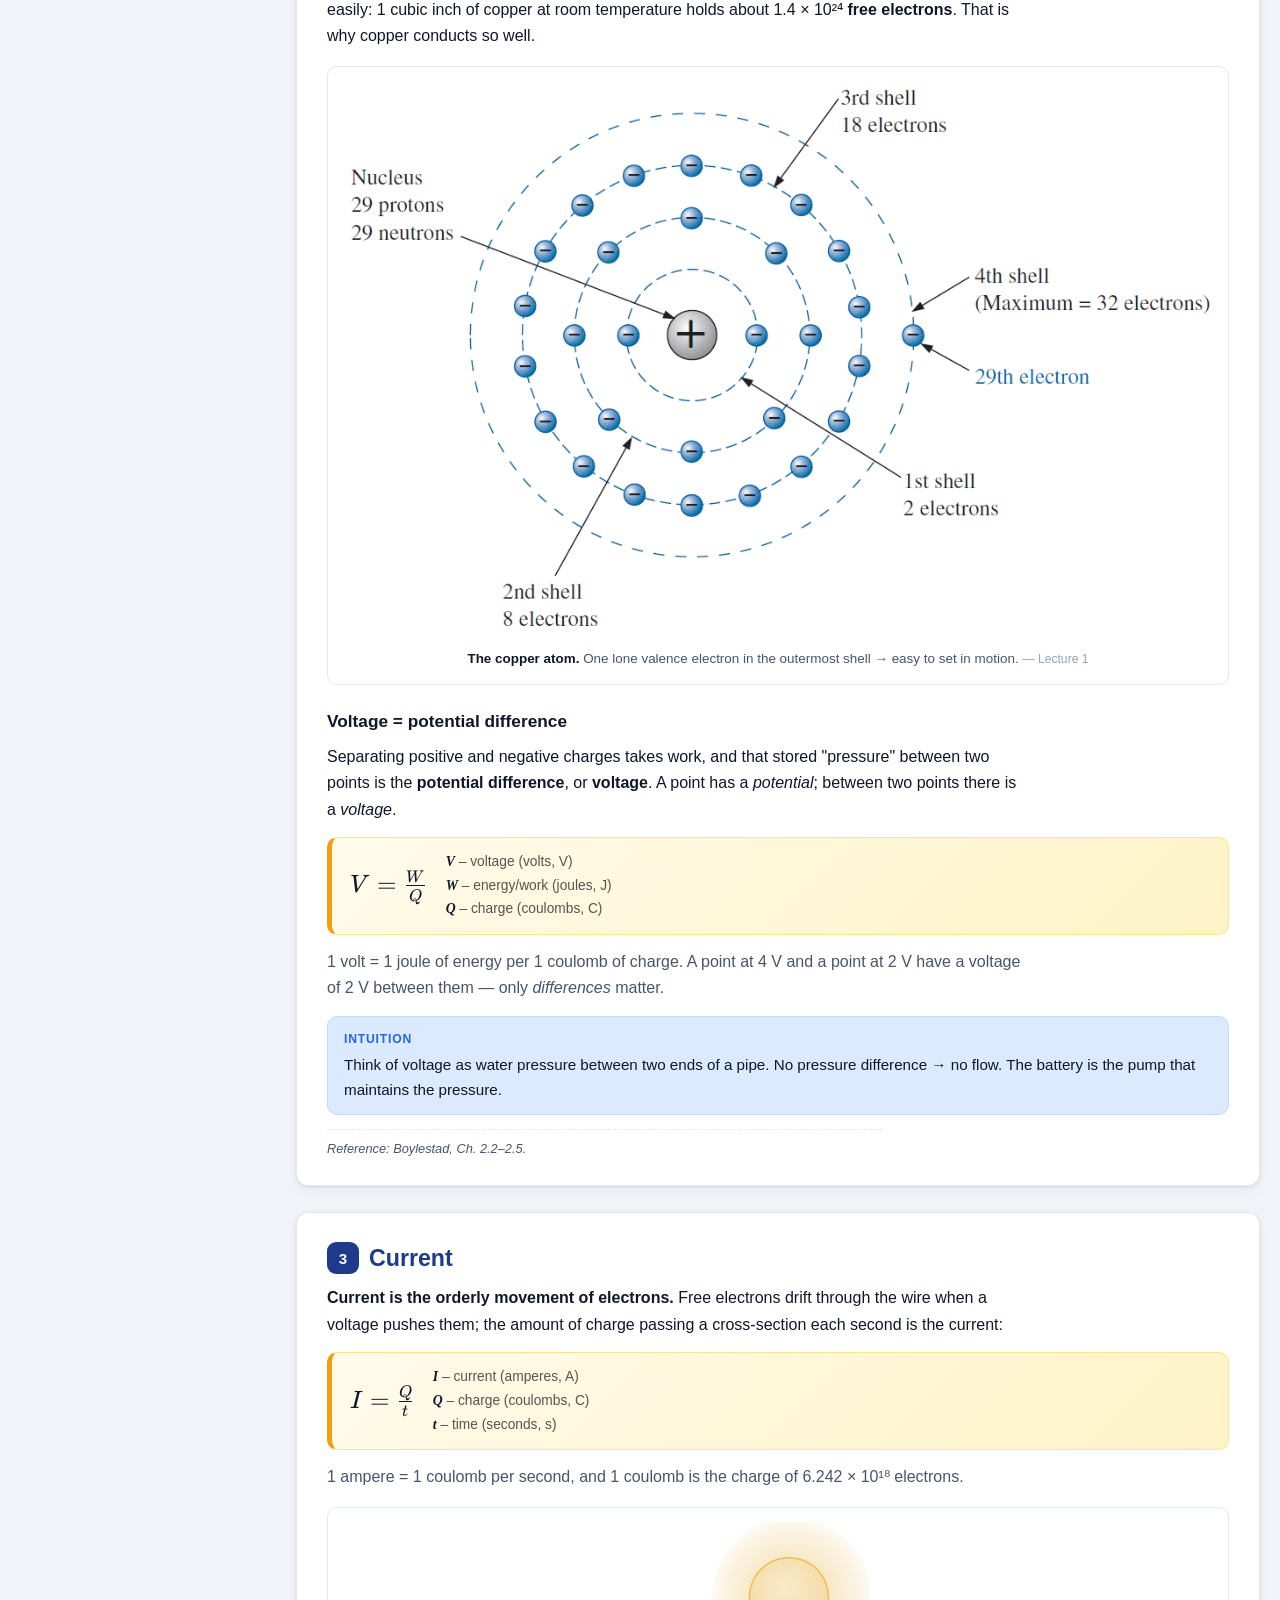
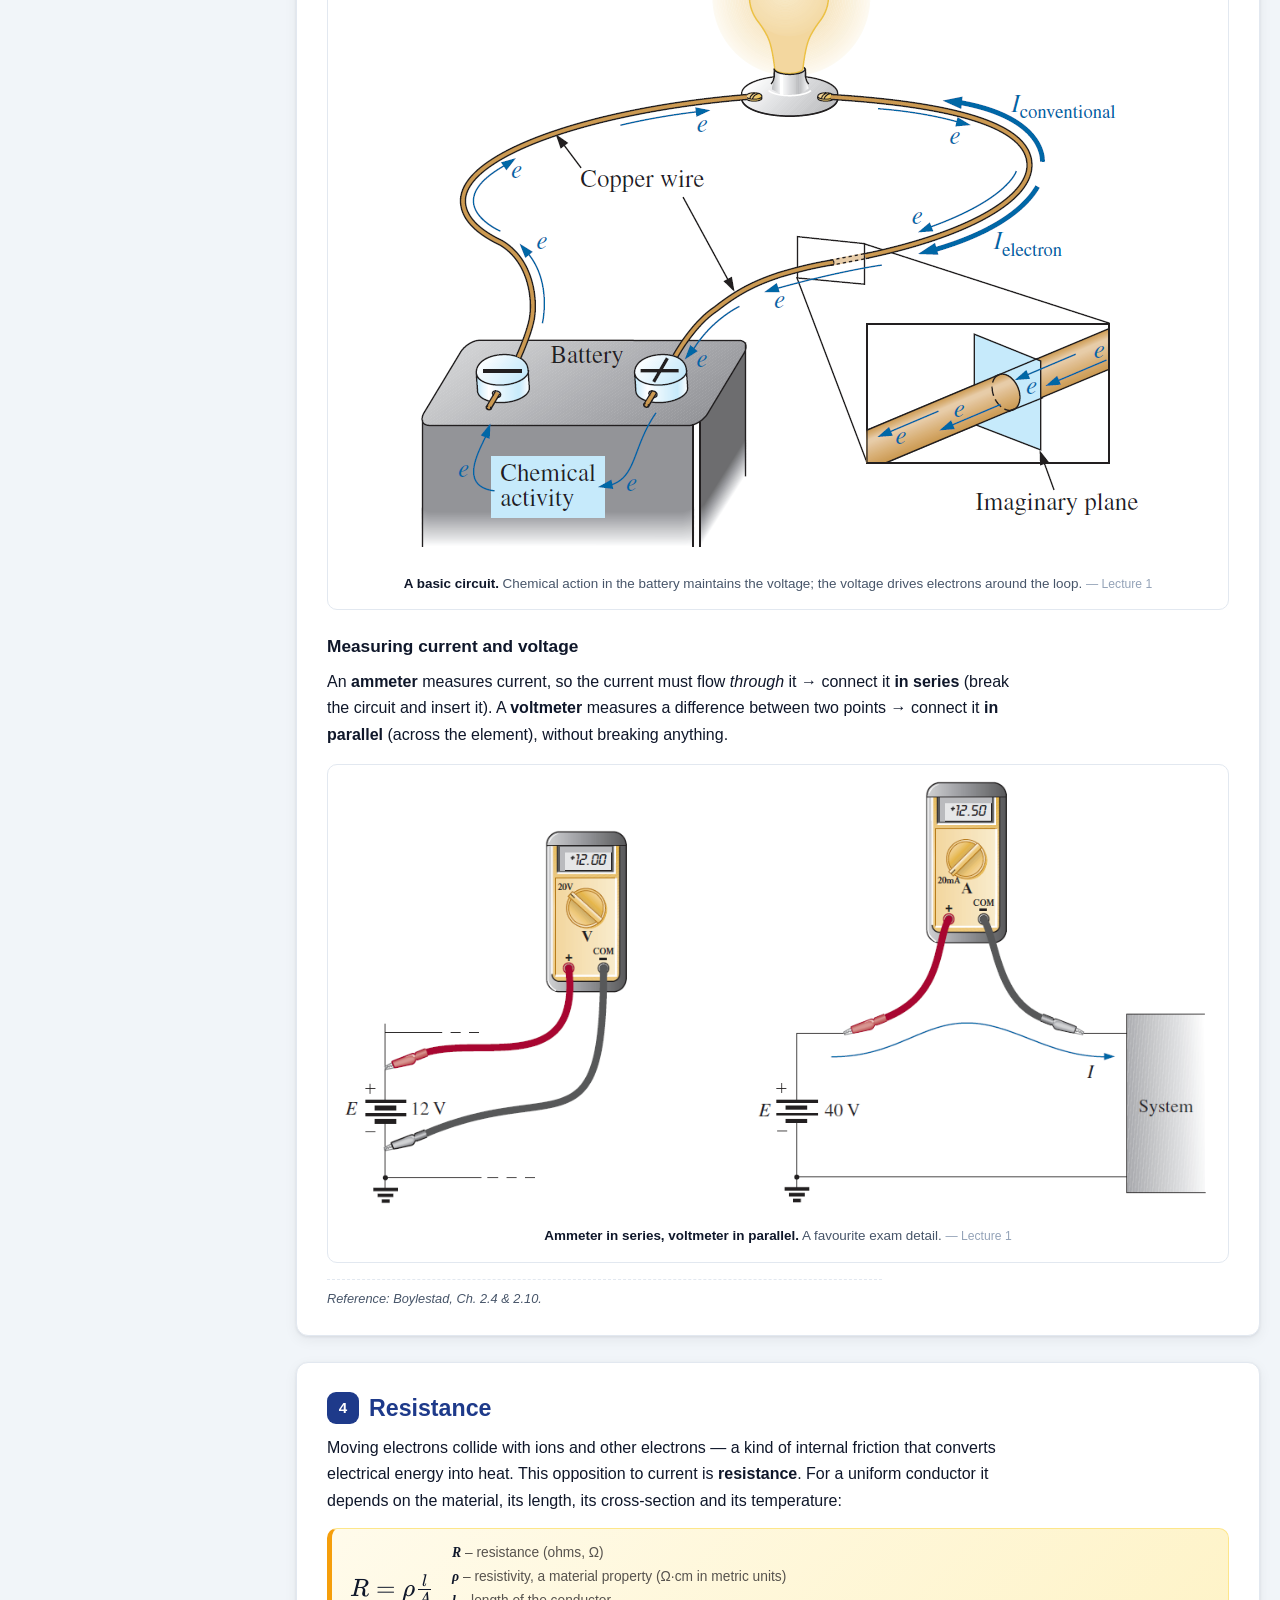
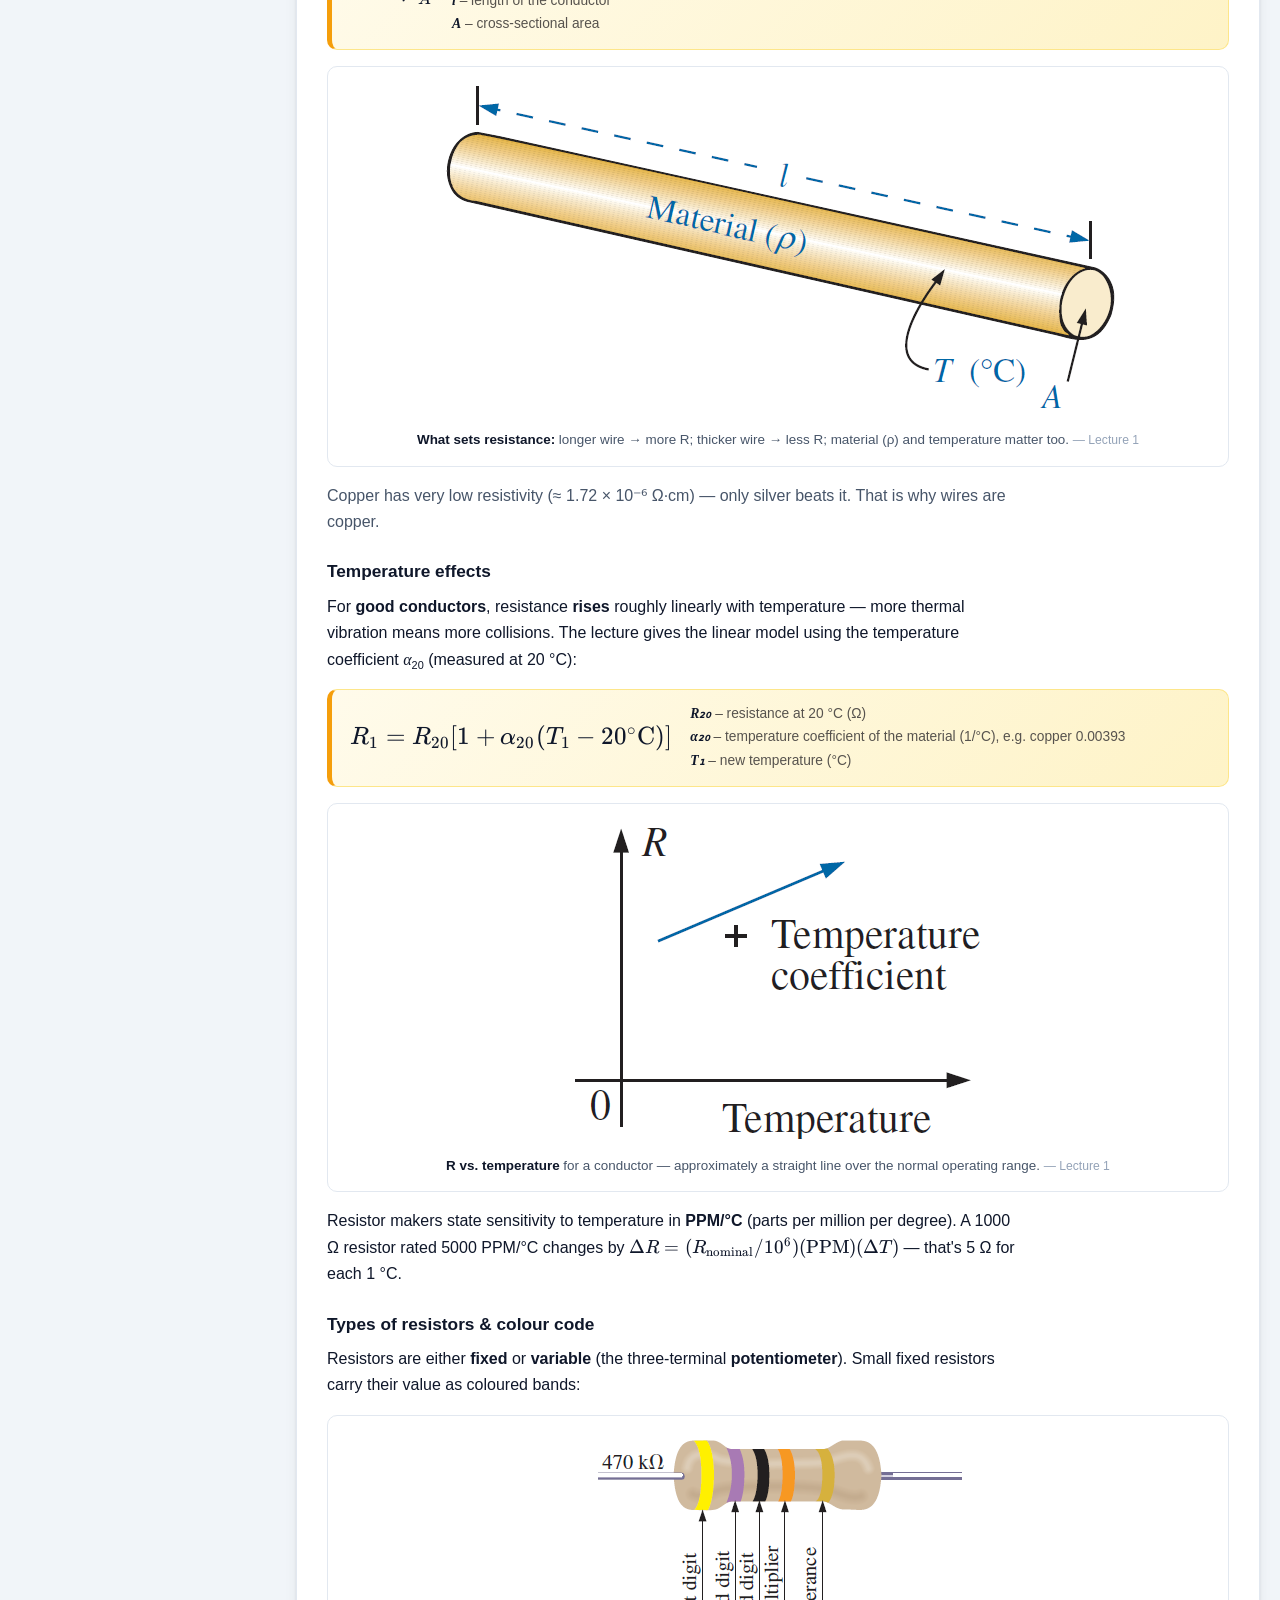
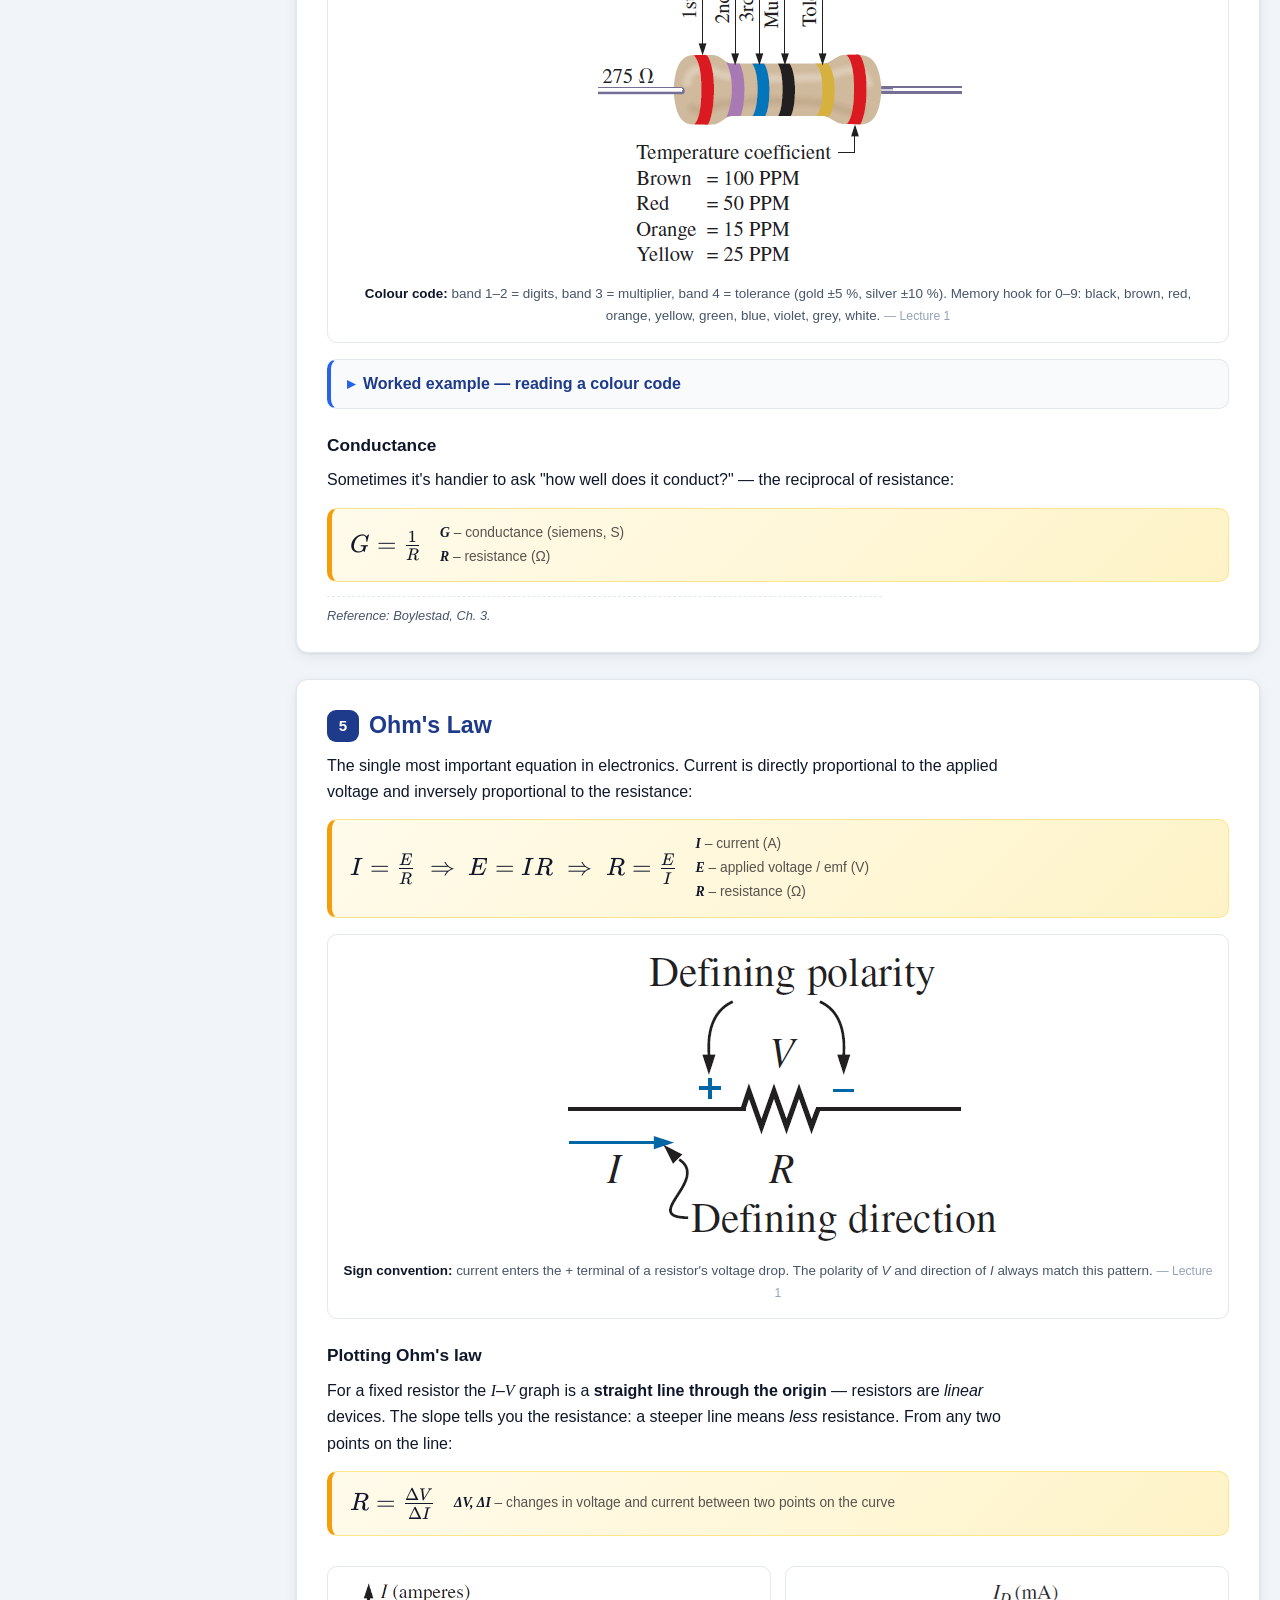
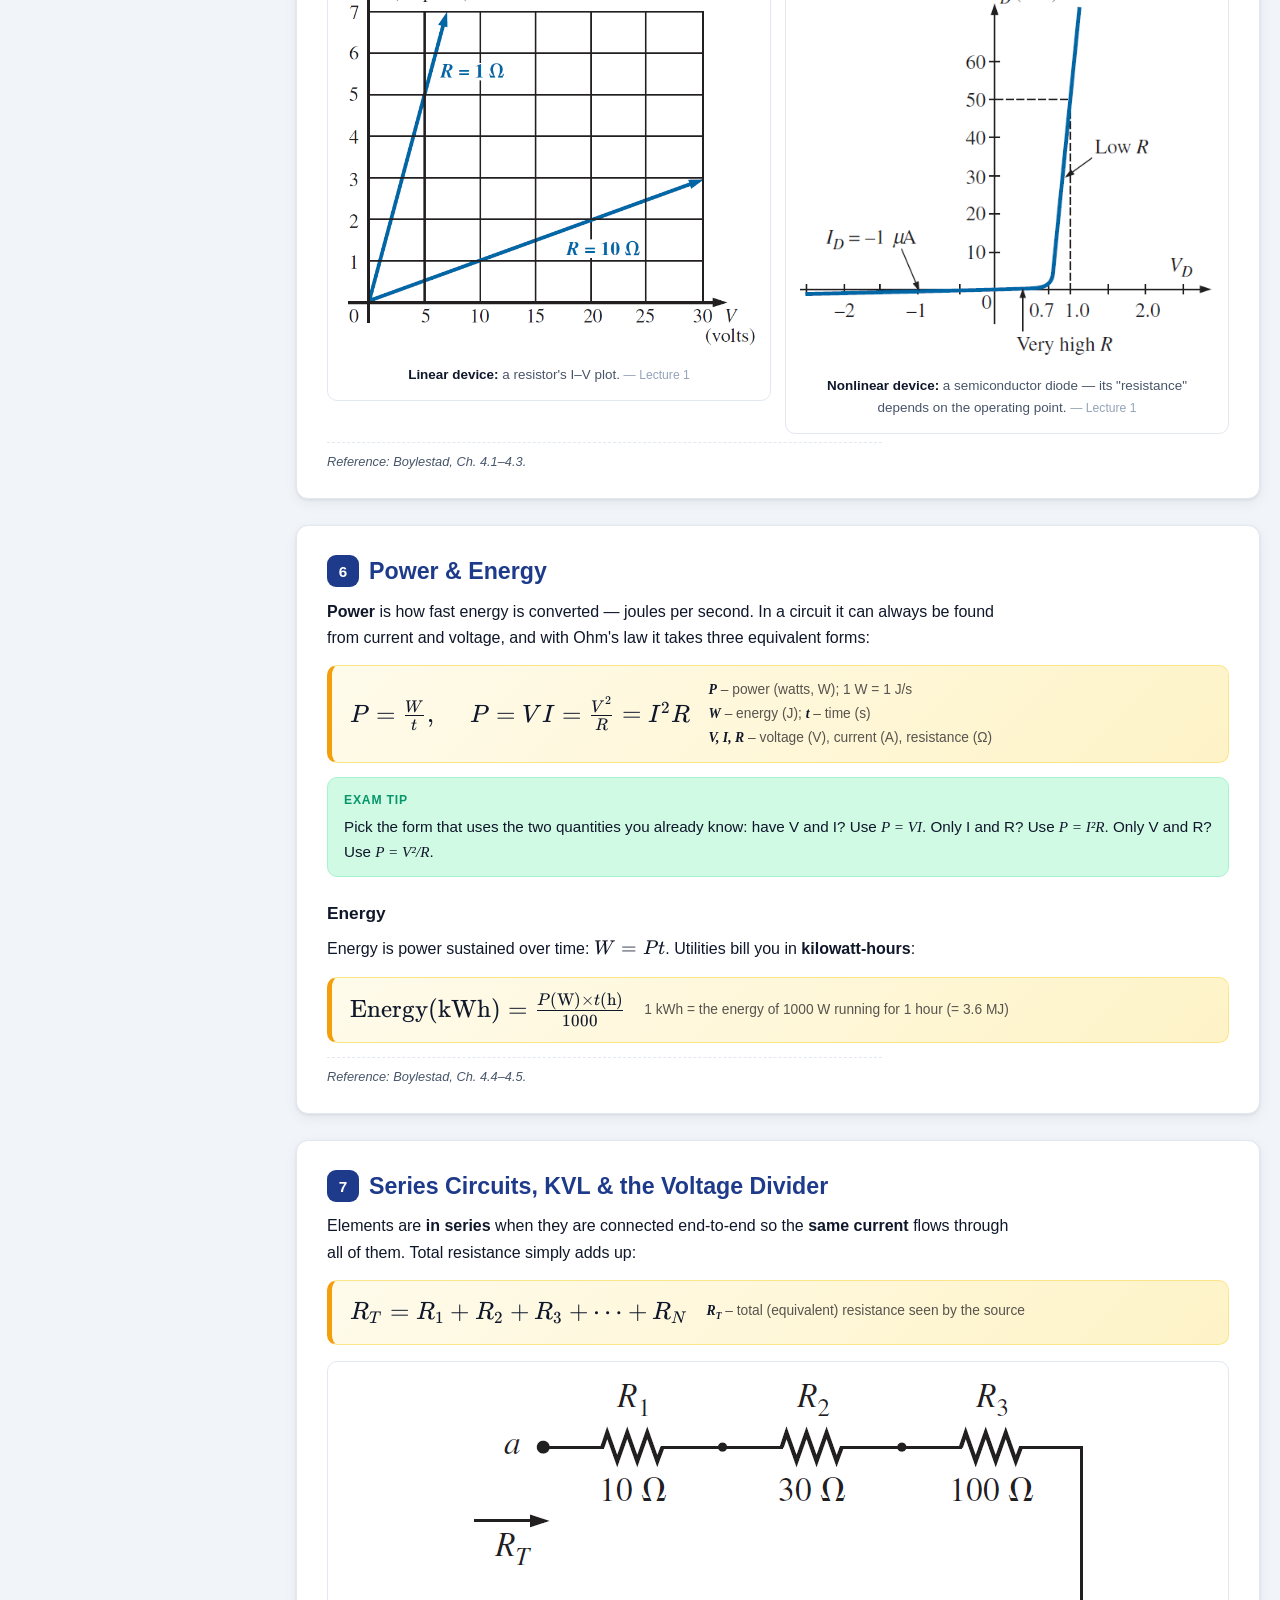
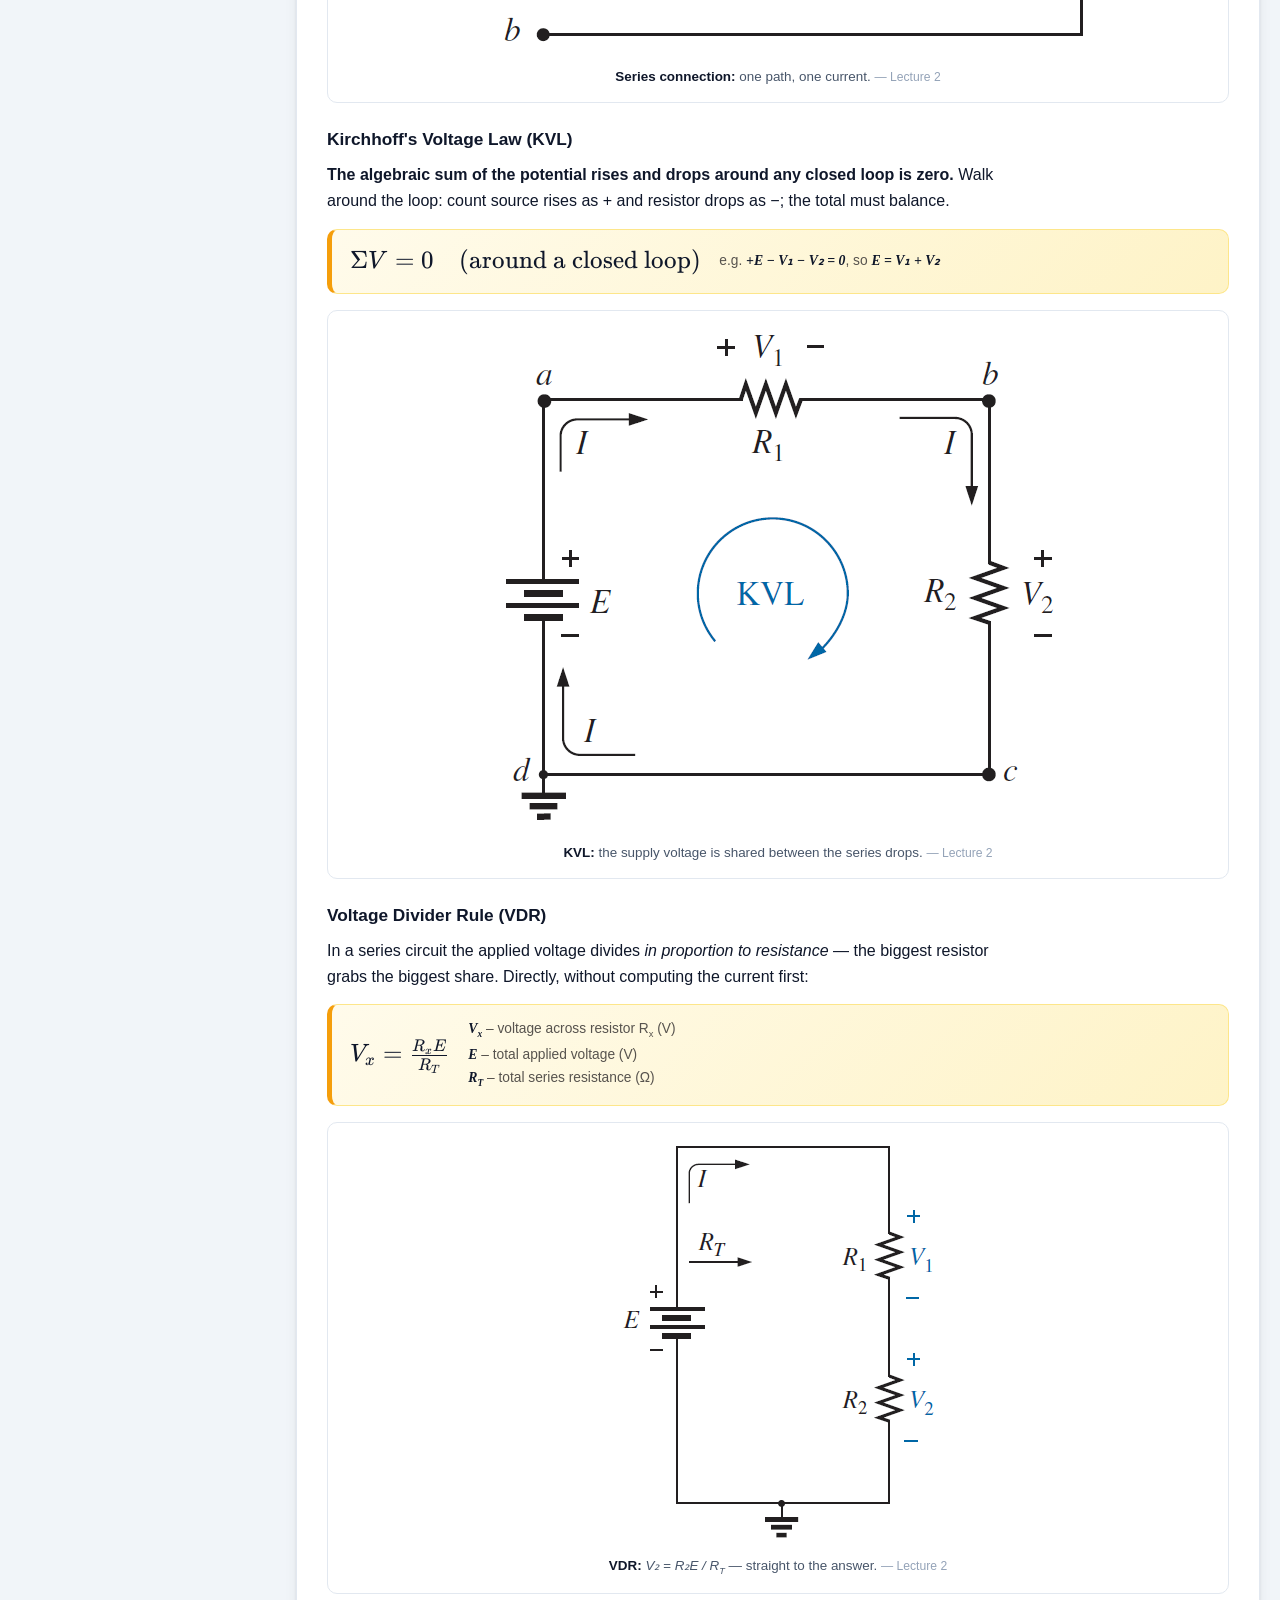
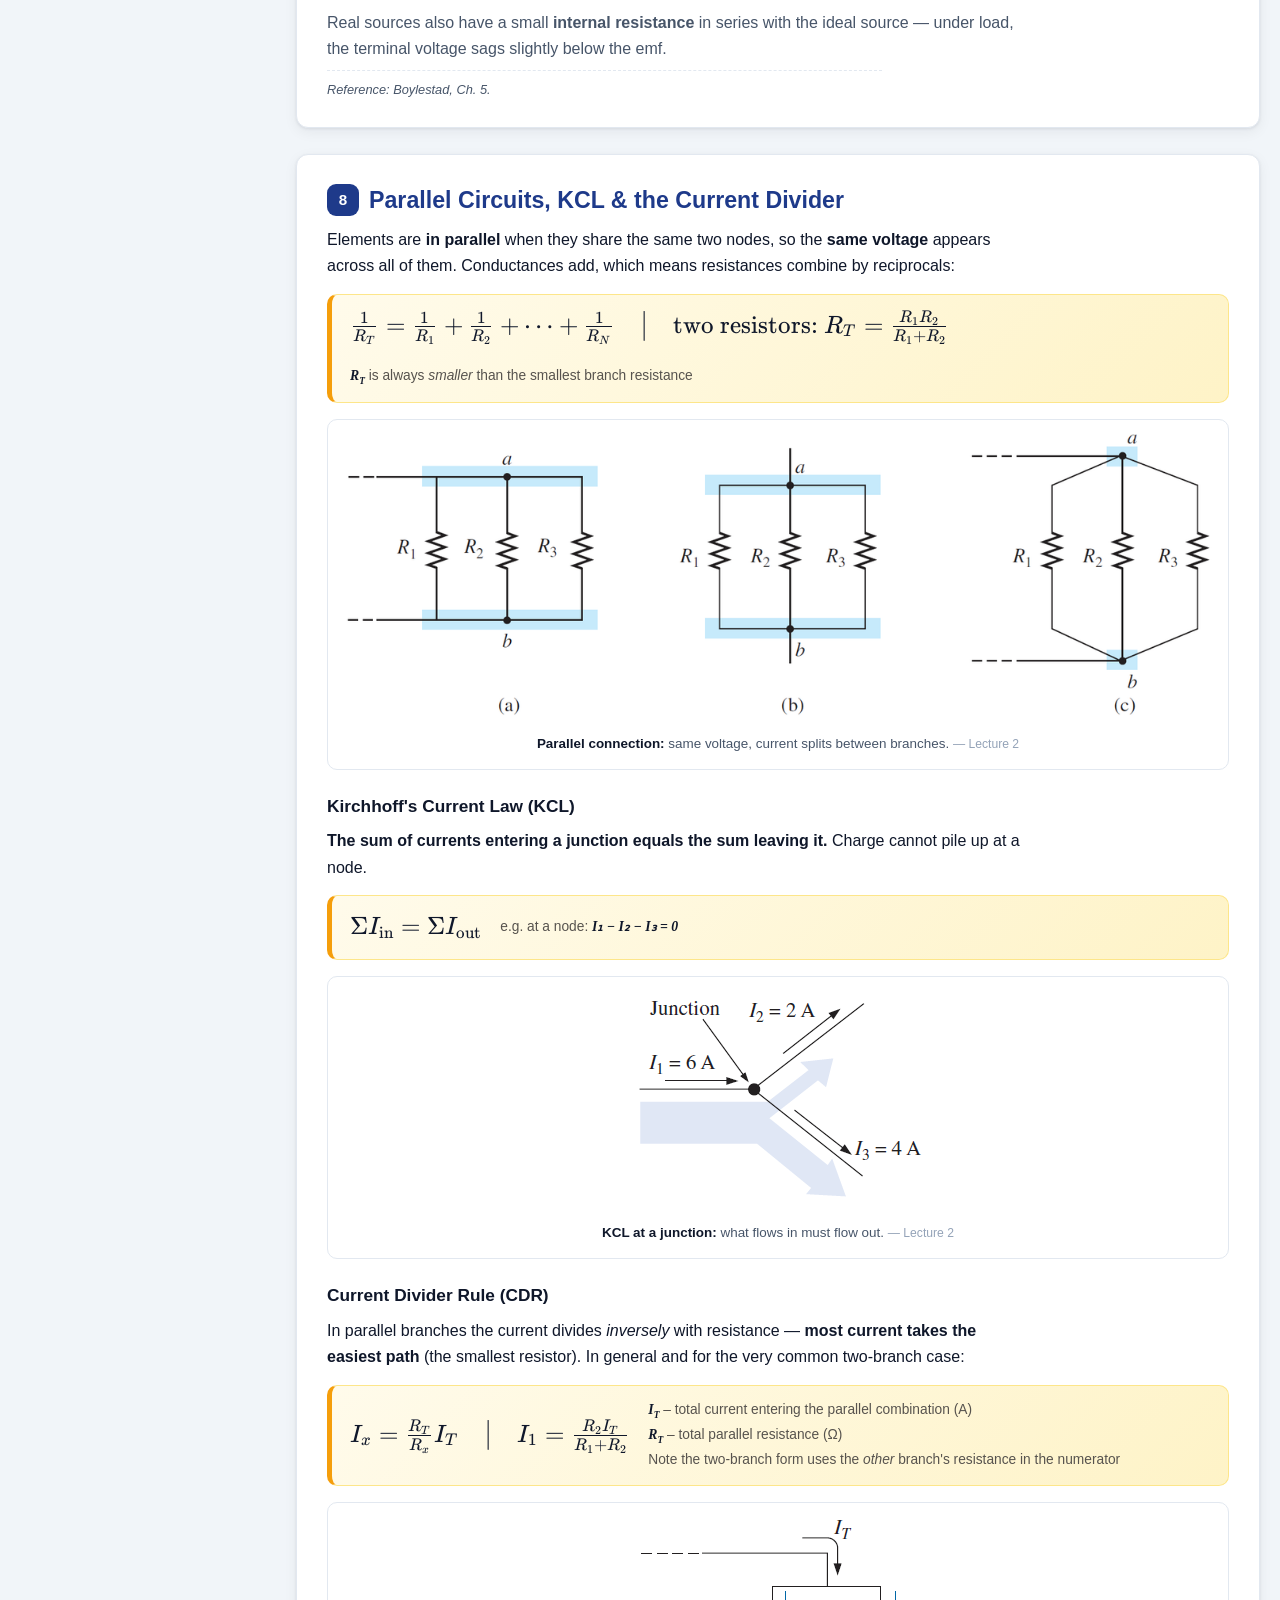
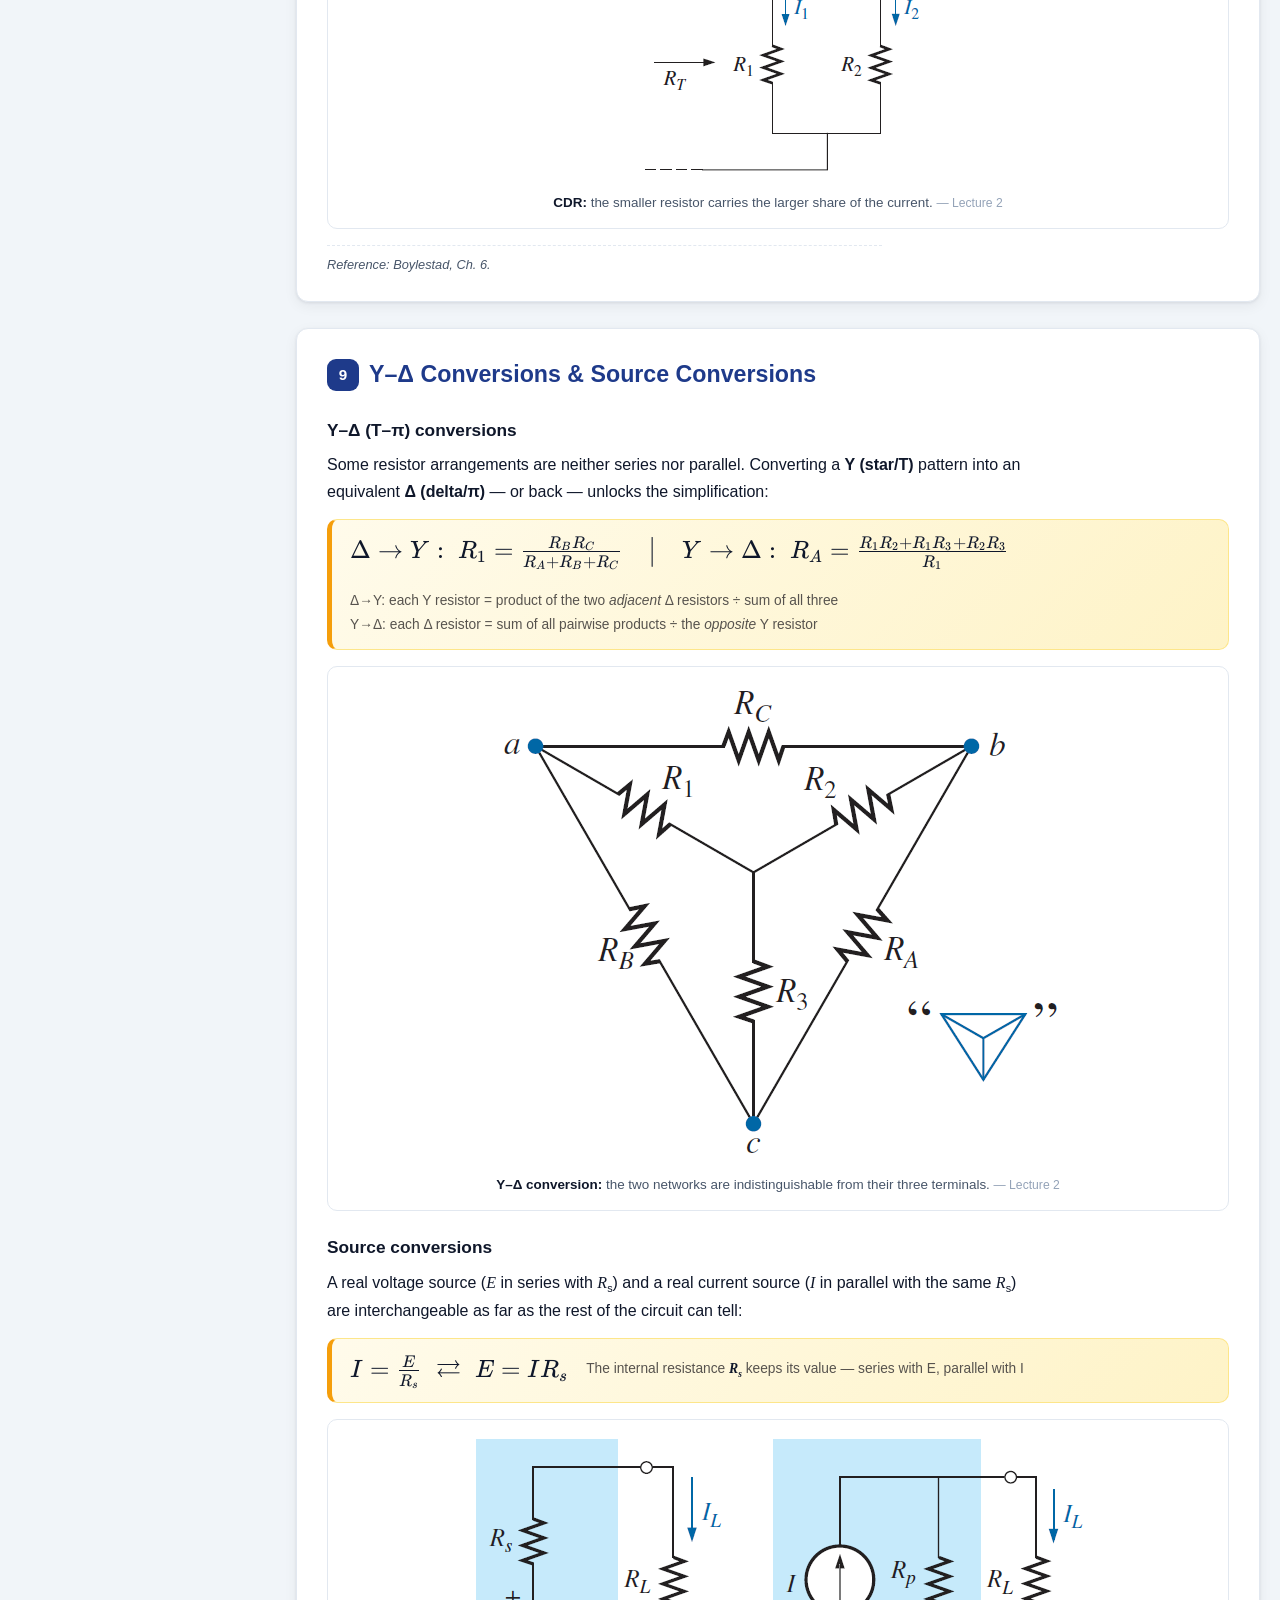
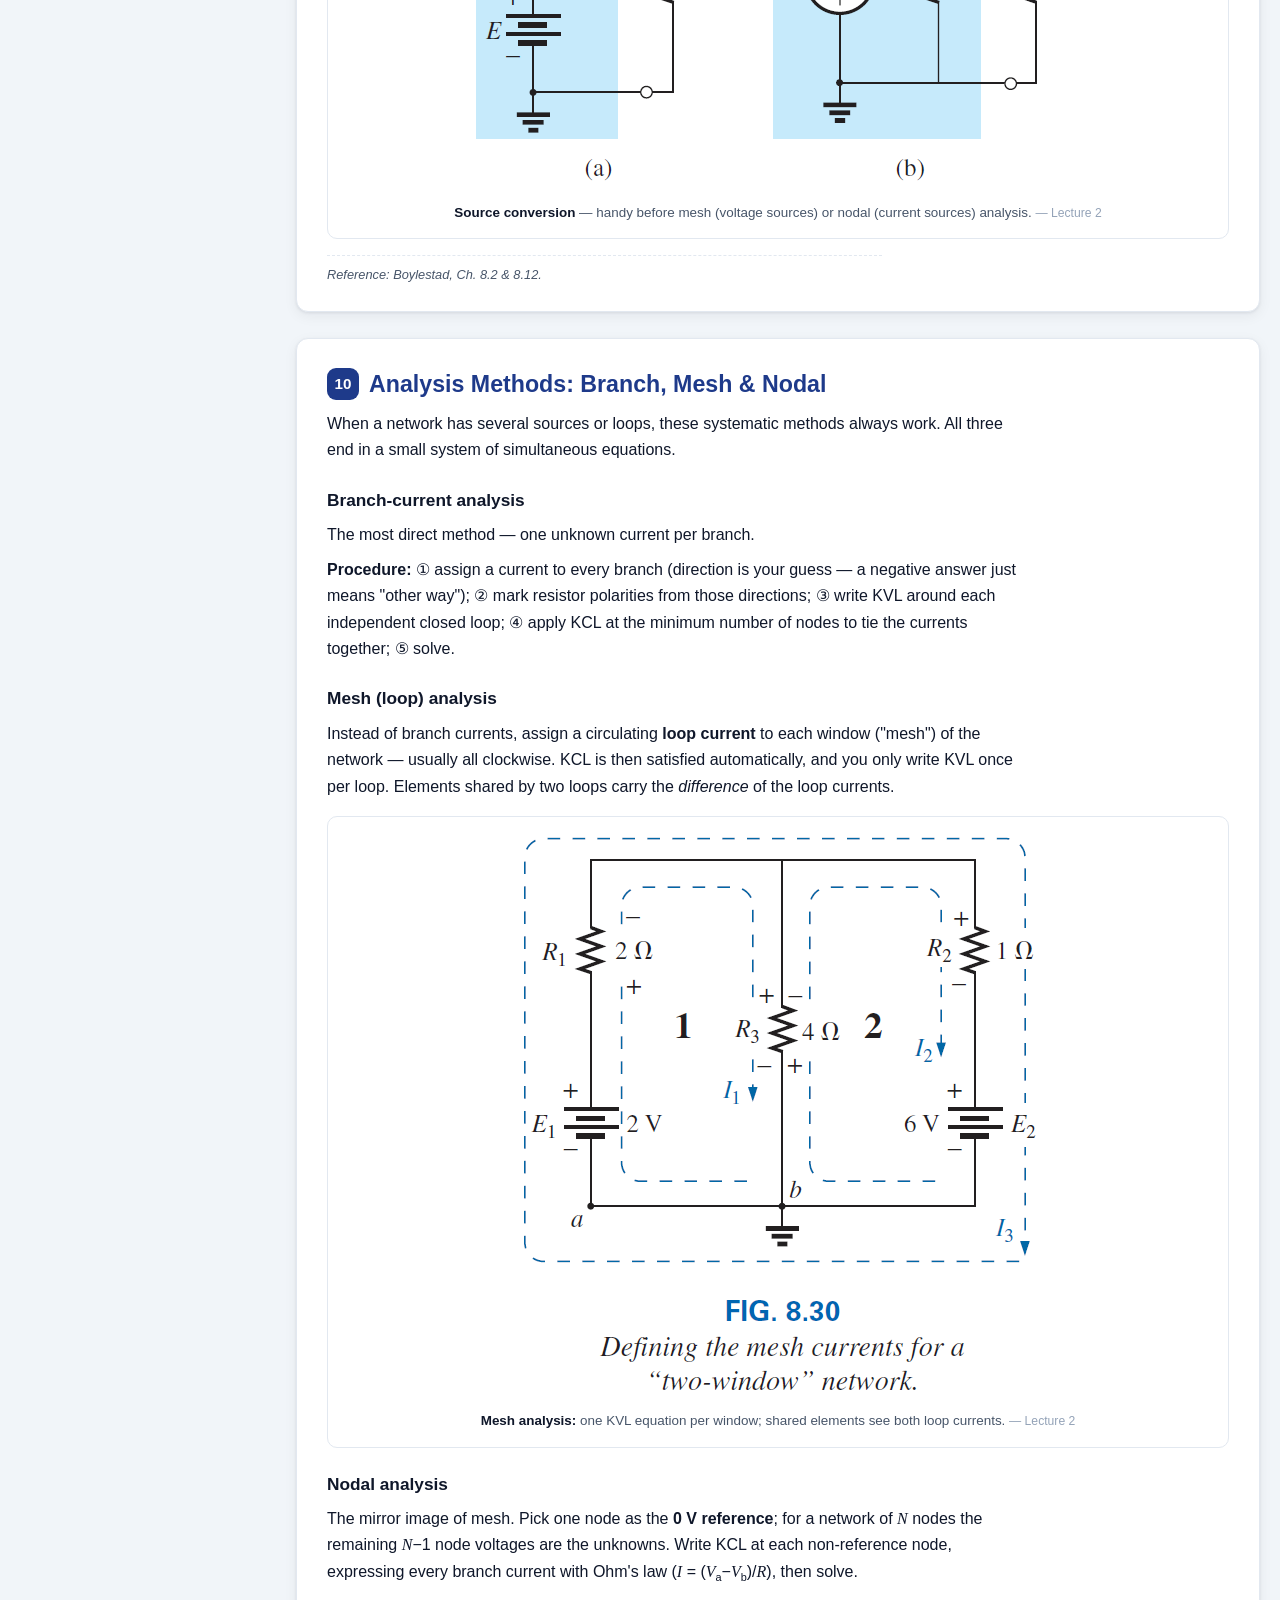
<file: dc-circuits.html>
<!DOCTYPE html>

<html lang="en">
<head>
<meta charset="utf-8"/>
<meta content="width=device-width, initial-scale=1" name="viewport"/>
<title>DC Circuits — Electronics Study Guide</title>
<link href="css/style.css" rel="stylesheet"/>
<link rel="icon" type="image/svg+xml" href="favicon.svg">
<link rel="stylesheet" href="vendor/katex/katex.min.css">
<meta content="#1e3a8a" name="theme-color"/>
<script>(function(){try{var t=localStorage.getItem("eguide-theme");if(!t&&window.matchMedia&&window.matchMedia("(prefers-color-scheme: dark)").matches){t="dark"}if(t==="dark"){document.documentElement.setAttribute("data-theme","dark")}}catch(e){}})();</script>
</head>
<body data-page="dc">
<nav class="topnav"><div class="wrap">
<a class="brand" href="index.html"><span class="bolt">⚡</span> Electronics Study Guide</a>
<div class="navlinks" id="navlinks">
<a class="navlink" data-nav="home" href="index.html">Home</a>
<a class="navlink" data-nav="dc" href="dc-circuits.html">DC Circuits</a>
<a class="navlink" data-nav="cap" href="capacitors-inductors.html">Capacitors</a>
<a class="navlink" data-nav="ac" href="ac-circuits.html">AC Circuits</a>
<a class="navlink" data-nav="res" href="resonance-transformers.html">Resonance</a>
<a class="navlink" data-nav="pulse" href="pulse-waveforms.html">Pulse Waveforms</a>
<a class="navlink" data-nav="bode" href="transfer-functions.html">Transfer Functions</a>
<a class="navlink" data-nav="formulas" href="formulas.html">Formulas</a>
<a class="navlink" data-nav="quiz" href="quiz.html">Quiz</a>
</div>
<button aria-label="Toggle dark mode" class="themetoggle" id="themetoggle" title="Toggle dark mode" type="button">🌙</button>
<button aria-expanded="false" aria-label="Menu" class="navtoggle" id="navtoggle" type="button">☰</button>
</div></nav>
<div class="layout">
<aside class="sidebar">
<h3>On this page</h3>
<ul class="toc">
<li><input data-sec="units" title="Mark as studied" type="checkbox"/><a href="#units">1. Units &amp; Notation</a></li>
<li><input data-sec="charge" title="Mark as studied" type="checkbox"/><a href="#charge">2. Charge &amp; Voltage</a></li>
<li><input data-sec="current" title="Mark as studied" type="checkbox"/><a href="#current">3. Current</a></li>
<li><input data-sec="resistance" title="Mark as studied" type="checkbox"/><a href="#resistance">4. Resistance</a></li>
<li><input data-sec="ohm" title="Mark as studied" type="checkbox"/><a href="#ohm">5. Ohm's Law</a></li>
<li><input data-sec="power" title="Mark as studied" type="checkbox"/><a href="#power">6. Power &amp; Energy</a></li>
<li><input data-sec="series" title="Mark as studied" type="checkbox"/><a href="#series">7. Series Circuits &amp; KVL</a></li>
<li><input data-sec="parallel" title="Mark as studied" type="checkbox"/><a href="#parallel">8. Parallel Circuits &amp; KCL</a></li>
<li><input data-sec="conversions" title="Mark as studied" type="checkbox"/><a href="#conversions">9. Y–Δ &amp; Source Conversions</a></li>
<li><input data-sec="methods" title="Mark as studied" type="checkbox"/><a href="#methods">10. Analysis Methods</a></li>
<li><input data-sec="theorems" title="Mark as studied" type="checkbox"/><a href="#theorems">11. Network Theorems</a></li>
</ul>
<div class="progress-wrap">
<div class="progress-label">Studied: <b>0 / 11</b></div>
<div class="pbar"><span></span></div>
</div>
</aside>
<main>
<div class="page-head">
<span class="crumb">Part 1 of 6</span>
<h1>DC Circuits <span class="lecture-tag">Lectures 1–2</span></h1>
<p class="lead">Everything starts here: what voltage, current and resistance actually are, how Ohm's law ties
    them together, and the rules and theorems used to solve any DC network. Master this page first — the
    AC material reuses every single idea.</p>
</div>
<!-- ============ 1. UNITS ============ -->
<section class="topic" id="units">
<h2><span class="nr">1</span> Units, Prefixes &amp; Notation</h2>
<p>Electrical quantities span an enormous range — from picofarads (10<sup>−12</sup>) to megaohms (10<sup>6</sup>).
    Engineers handle this with <b>powers of ten</b> and <b>SI prefixes</b> instead of writing long strings of zeros.</p>
<figure class="fig">
<img alt="Table of SI prefixes and multiplication factors" src="assets/img/prefixes-table.png"/>
<figcaption><b>SI prefixes.</b> Memorize the everyday ones: p (10⁻¹²), n (10⁻⁹), µ (10⁻⁶), m (10⁻³), k (10³), M (10⁶), G (10⁹). <span class="src-note">— Lecture 1</span></figcaption>
</figure>
<h3>Three ways to write a number</h3>
<p><b>Fixed-point</b> keeps the decimal point in the same place (e.g. 0.063).
    <b>Floating-point</b> lets the number decide where the point goes.
    <b>Scientific notation</b> uses a power of ten with exactly one non-zero digit before the decimal point
    (e.g. 6.3 × 10<sup>−2</sup>).</p>
<details class="example"><summary>Worked example — converting between prefix levels (from Lecture 1)</summary>
<div class="body">
<p>Convert 20 kHz to megahertz. Moving from kilo (10³) to mega (10⁶) means the multiplier grows by 10³,
        so the number must shrink by 10³:</p>
<p class="fml ktx">20 \text{kHz} = 20 \times 10^{3} \text{Hz} = 0.02 \times 10^{6} \text{Hz} = 0.02 \text{MHz}</p>
<p class="muted">Rule of thumb: if the prefix gets bigger, the number gets smaller (and vice versa).</p>
</div>
</details>
<p class="ref">Reference: Boylestad, <i>Introductory Circuit Analysis</i>, Ch. 1.</p>
</section>
<!-- ============ 2. CHARGE & VOLTAGE ============ -->
<section class="topic" id="charge">
<h2><span class="nr">2</span> Charge, Coulomb's Law &amp; Voltage</h2>
<p>Everything electrical begins with <b>charge</b>. Like charges repel, opposite charges attract, and the
    strength of that force is given by <b>Coulomb's law</b>:</p>
<div class="fbox">
<div class="fml ktx">F = \frac{k Q_{1}Q_{2}}{r^{2}}</div>
<ul class="vars">
<li><b>F</b> – force of attraction/repulsion (newtons, N)</li>
<li><b>k</b> – constant = 9.0 × 10⁹ N·m²/C²</li>
<li><b>Q₁, Q₂</b> – charges (coulombs, C)</li>
<li><b>r</b> – distance between charges (m)</li>
</ul>
</div>
<p>Force drops with the <i>square</i> of distance — double the distance, quarter the force.
    In a copper atom the single outer (<b>valence</b>) electron is far from the nucleus and weakly held,
    so it escapes easily: 1 cubic inch of copper at room temperature holds about 1.4 × 10²⁴ <b>free electrons</b>.
    That is why copper conducts so well.</p>
<figure class="fig">
<img alt="Atomic structure of copper showing the single valence electron" src="assets/img/copper-atom.png"/>
<figcaption><b>The copper atom.</b> One lone valence electron in the outermost shell → easy to set in motion. <span class="src-note">— Lecture 1</span></figcaption>
</figure>
<h3>Voltage = potential difference</h3>
<p>Separating positive and negative charges takes work, and that stored "pressure" between two points is the
    <b>potential difference</b>, or <b>voltage</b>. A point has a <i>potential</i>; between two points there is a <i>voltage</i>.</p>
<div class="fbox">
<div class="fml ktx">V = \frac{W}{Q}</div>
<ul class="vars">
<li><b>V</b> – voltage (volts, V)</li>
<li><b>W</b> – energy/work (joules, J)</li>
<li><b>Q</b> – charge (coulombs, C)</li>
</ul>
</div>
<p class="muted">1 volt = 1 joule of energy per 1 coulomb of charge. A point at 4 V and a point at 2 V have a
    voltage of 2 V between them — only <i>differences</i> matter.</p>
<div class="callout idea"><b class="tag">Intuition</b>
    Think of voltage as water pressure between two ends of a pipe. No pressure difference → no flow.
    The battery is the pump that maintains the pressure.</div>
<p class="ref">Reference: Boylestad, Ch. 2.2–2.5.</p>
</section>
<!-- ============ 3. CURRENT ============ -->
<section class="topic" id="current">
<h2><span class="nr">3</span> Current</h2>
<p><b>Current is the orderly movement of electrons.</b> Free electrons drift through the wire when a voltage
    pushes them; the amount of charge passing a cross-section each second is the current:</p>
<div class="fbox">
<div class="fml ktx">I = \frac{Q}{t}</div>
<ul class="vars">
<li><b>I</b> – current (amperes, A)</li>
<li><b>Q</b> – charge (coulombs, C)</li>
<li><b>t</b> – time (seconds, s)</li>
</ul>
</div>
<p class="muted">1 ampere = 1 coulomb per second, and 1 coulomb is the charge of 6.242 × 10¹⁸ electrons.</p>
<figure class="fig">
<img alt="Battery driving electron flow through a copper wire" src="assets/img/current-flow-circuit.png"/>
<figcaption><b>A basic circuit.</b> Chemical action in the battery maintains the voltage; the voltage drives electrons around the loop. <span class="src-note">— Lecture 1</span></figcaption>
</figure>
<h3>Measuring current and voltage</h3>
<p>An <b>ammeter</b> measures current, so the current must flow <i>through</i> it → connect it <b>in series</b>
    (break the circuit and insert it). A <b>voltmeter</b> measures a difference between two points → connect it
    <b>in parallel</b> (across the element), without breaking anything.</p>
<figure class="fig">
<img alt="Correct placement of ammeters and voltmeters" src="assets/img/ammeter-voltmeter.png"/>
<figcaption><b>Ammeter in series, voltmeter in parallel.</b> A favourite exam detail. <span class="src-note">— Lecture 1</span></figcaption>
</figure>
<p class="ref">Reference: Boylestad, Ch. 2.4 &amp; 2.10.</p>
</section>
<!-- ============ 4. RESISTANCE ============ -->
<section class="topic" id="resistance">
<h2><span class="nr">4</span> Resistance</h2>
<p>Moving electrons collide with ions and other electrons — a kind of internal friction that converts electrical
    energy into heat. This opposition to current is <b>resistance</b>. For a uniform conductor it depends on the
    material, its length, its cross-section and its temperature:</p>
<div class="fbox">
<div class="fml ktx">R = \rho \frac{l}{A}</div>
<ul class="vars">
<li><b>R</b> – resistance (ohms, Ω)</li>
<li><b>ρ</b> – resistivity, a material property (Ω·cm in metric units)</li>
<li><b>l</b> – length of the conductor</li>
<li><b>A</b> – cross-sectional area</li>
</ul>
</div>
<figure class="fig">
<img alt="Conductor with length, area and temperature labelled" src="assets/img/resistance-geometry.png"/>
<figcaption><b>What sets resistance:</b> longer wire → more R; thicker wire → less R; material (ρ) and temperature matter too. <span class="src-note">— Lecture 1</span></figcaption>
</figure>
<p class="muted">Copper has very low resistivity (≈ 1.72 × 10⁻⁶ Ω·cm) — only silver beats it. That is why wires are copper.</p>
<h3>Temperature effects</h3>
<p>For <b>good conductors</b>, resistance <b>rises</b> roughly linearly with temperature — more thermal vibration
    means more collisions. The lecture gives the linear model using the temperature coefficient
    <span class="m">α</span><sub>20</sub> (measured at 20 °C):</p>
<div class="fbox">
<div class="fml ktx">R_{1} = R_{20}[1 + \alpha _{20}(T_{1} - 20^{\circ}\text{C})]</div>
<ul class="vars">
<li><b>R₂₀</b> – resistance at 20 °C (Ω)</li>
<li><b>α₂₀</b> – temperature coefficient of the material (1/°C), e.g. copper 0.00393</li>
<li><b>T₁</b> – new temperature (°C)</li>
</ul>
</div>
<figure class="fig">
<img alt="Resistance rising with temperature" src="assets/img/resistance-temperature.png"/>
<figcaption><b>R vs. temperature</b> for a conductor — approximately a straight line over the normal operating range. <span class="src-note">— Lecture 1</span></figcaption>
</figure>
<p>Resistor makers state sensitivity to temperature in <b>PPM/°C</b> (parts per million per degree).
    A 1000 Ω resistor rated 5000 PPM/°C changes by
    <span class="fml ktx" style="font-size:1rem">\Delta R = (R_{\text{nominal}}/10^{6})(\text{PPM})(\Delta T)</span>
    — that's 5 Ω for each 1 °C.</p>
<h3>Types of resistors &amp; colour code</h3>
<p>Resistors are either <b>fixed</b> or <b>variable</b> (the three-terminal <b>potentiometer</b>).
    Small fixed resistors carry their value as coloured bands:</p>
<figure class="fig">
<img alt="Resistor colour coding chart" src="assets/img/resistor-color-code.png"/>
<figcaption><b>Colour code:</b> band 1–2 = digits, band 3 = multiplier, band 4 = tolerance (gold ±5 %, silver ±10 %).
      Memory hook for 0–9: black, brown, red, orange, yellow, green, blue, violet, grey, white. <span class="src-note">— Lecture 1</span></figcaption>
</figure>
<details class="example"><summary>Worked example — reading a colour code</summary>
<div class="body">
<p>Bands: <b>yellow, violet, orange, gold</b>.</p>
<p class="fml ktx">47 \times 10^{3} \Omega \pm 5 \% = 47 k\Omega \pm 5 \%</p>
<p class="muted">Yellow = 4, violet = 7, orange multiplier = 10³, gold = ±5 % tolerance.</p>
</div>
</details>
<h3>Conductance</h3>
<p>Sometimes it's handier to ask "how well does it conduct?" — the reciprocal of resistance:</p>
<div class="fbox">
<div class="fml ktx">G = \frac{1}{R}</div>
<ul class="vars"><li><b>G</b> – conductance (siemens, S)</li><li><b>R</b> – resistance (Ω)</li></ul>
</div>
<p class="ref">Reference: Boylestad, Ch. 3.</p>
</section>
<!-- ============ 5. OHM'S LAW ============ -->
<section class="topic" id="ohm">
<h2><span class="nr">5</span> Ohm's Law</h2>
<p>The single most important equation in electronics. Current is directly proportional to the applied voltage
    and inversely proportional to the resistance:</p>
<div class="fbox">
<div class="fml ktx">I = \frac{E}{R} \;\Rightarrow\; E = I R \;\Rightarrow\; R = \frac{E}{I}</div>
<ul class="vars">
<li><b>I</b> – current (A)</li>
<li><b>E</b> – applied voltage / emf (V)</li>
<li><b>R</b> – resistance (Ω)</li>
</ul>
</div>
<figure class="fig">
<img alt="Defining polarity and current direction for Ohm's law" src="assets/img/ohms-law-polarity.png"/>
<figcaption><b>Sign convention:</b> current enters the + terminal of a resistor's voltage drop. The polarity of <i>V</i> and direction of <i>I</i> always match this pattern. <span class="src-note">— Lecture 1</span></figcaption>
</figure>
<h3>Plotting Ohm's law</h3>
<p>For a fixed resistor the <span class="m">I</span>–<span class="m">V</span> graph is a <b>straight line through the origin</b> —
    resistors are <i>linear</i> devices. The slope tells you the resistance: a steeper line means <i>less</i> resistance.
    From any two points on the line:</p>
<div class="fbox">
<div class="fml ktx">R = \frac{\Delta V}{\Delta I}</div>
<ul class="vars"><li><b>ΔV, ΔI</b> – changes in voltage and current between two points on the curve</li></ul>
</div>
<div class="figrow">
<figure class="fig">
<img alt="Linear I-V characteristic of a resistor" src="assets/img/ohms-law-plot.png"/>
<figcaption><b>Linear device:</b> a resistor's I–V plot. <span class="src-note">— Lecture 1</span></figcaption>
</figure>
<figure class="fig">
<img alt="Nonlinear I-V characteristic of a semiconductor diode" src="assets/img/diode-curve.png"/>
<figcaption><b>Nonlinear device:</b> a semiconductor diode — its "resistance" depends on the operating point. <span class="src-note">— Lecture 1</span></figcaption>
</figure>
</div>
<p class="ref">Reference: Boylestad, Ch. 4.1–4.3.</p>
</section>
<!-- ============ 6. POWER & ENERGY ============ -->
<section class="topic" id="power">
<h2><span class="nr">6</span> Power &amp; Energy</h2>
<p><b>Power</b> is how fast energy is converted — joules per second. In a circuit it can always be found from
    current and voltage, and with Ohm's law it takes three equivalent forms:</p>
<div class="fbox">
<div class="fml ktx">P = \frac{W}{t},\; \quad P = V I = \frac{V^{2}}{R} = I^{2}R</div>
<ul class="vars">
<li><b>P</b> – power (watts, W); 1 W = 1 J/s</li>
<li><b>W</b> – energy (J); <b>t</b> – time (s)</li>
<li><b>V, I, R</b> – voltage (V), current (A), resistance (Ω)</li>
</ul>
</div>
<div class="callout tip"><b class="tag">Exam tip</b>
    Pick the form that uses the two quantities you already know: have V and I? Use <span class="m">P = VI</span>.
    Only I and R? Use <span class="m">P = I²R</span>. Only V and R? Use <span class="m">P = V²/R</span>.</div>
<h3>Energy</h3>
<p>Energy is power sustained over time: <span class="fml ktx" style="font-size:1.05rem">W = P t</span>.
    Utilities bill you in <b>kilowatt-hours</b>:</p>
<div class="fbox">
<div class="fml ktx">\text{Energy} (\text{kWh}) = \frac{P (\text{W}) \times t (\text{h})}{1000}</div>
<ul class="vars"><li>1 kWh = the energy of 1000 W running for 1 hour (= 3.6 MJ)</li></ul>
</div>
<p class="ref">Reference: Boylestad, Ch. 4.4–4.5.</p>
</section>
<!-- ============ 7. SERIES ============ -->
<section class="topic" id="series">
<h2><span class="nr">7</span> Series Circuits, KVL &amp; the Voltage Divider</h2>
<p>Elements are <b>in series</b> when they are connected end-to-end so the <b>same current</b> flows through all
    of them. Total resistance simply adds up:</p>
<div class="fbox">
<div class="fml ktx">R_{T} = R_{1} + R_{2} + R_{3} + \dots + R_{N}</div>
<ul class="vars"><li><b>R<sub>T</sub></b> – total (equivalent) resistance seen by the source</li></ul>
</div>
<figure class="fig">
<img alt="Resistors in series" src="assets/img/series-resistors.png"/>
<figcaption><b>Series connection:</b> one path, one current. <span class="src-note">— Lecture 2</span></figcaption>
</figure>
<h3>Kirchhoff's Voltage Law (KVL)</h3>
<p><b>The algebraic sum of the potential rises and drops around any closed loop is zero.</b>
    Walk around the loop: count source rises as + and resistor drops as −; the total must balance.</p>
<div class="fbox">
<div class="fml ktx">\Sigma V = 0\quad (\text{around a closed loop})</div>
<ul class="vars"><li>e.g. <b>+E − V₁ − V₂ = 0</b>, so <b>E = V₁ + V₂</b></li></ul>
</div>
<figure class="fig">
<img alt="KVL applied around a closed loop" src="assets/img/kvl-loop.png"/>
<figcaption><b>KVL:</b> the supply voltage is shared between the series drops. <span class="src-note">— Lecture 2</span></figcaption>
</figure>
<h3>Voltage Divider Rule (VDR)</h3>
<p>In a series circuit the applied voltage divides <i>in proportion to resistance</i> — the biggest resistor grabs
    the biggest share. Directly, without computing the current first:</p>
<div class="fbox">
<div class="fml ktx">V_{x} = \frac{R_{x}E}{R_{T}}</div>
<ul class="vars">
<li><b>V<sub>x</sub></b> – voltage across resistor R<sub>x</sub> (V)</li>
<li><b>E</b> – total applied voltage (V)</li>
<li><b>R<sub>T</sub></b> – total series resistance (Ω)</li>
</ul>
</div>
<figure class="fig">
<img alt="Voltage divider circuit" src="assets/img/vdr-circuit.png"/>
<figcaption><b>VDR:</b> <i>V₂ = R₂E / R<sub>T</sub></i> — straight to the answer. <span class="src-note">— Lecture 2</span></figcaption>
</figure>
<p class="muted">Real sources also have a small <b>internal resistance</b> in series with the ideal source — under load,
    the terminal voltage sags slightly below the emf.</p>
<p class="ref">Reference: Boylestad, Ch. 5.</p>
</section>
<!-- ============ 8. PARALLEL ============ -->
<section class="topic" id="parallel">
<h2><span class="nr">8</span> Parallel Circuits, KCL &amp; the Current Divider</h2>
<p>Elements are <b>in parallel</b> when they share the same two nodes, so the <b>same voltage</b> appears across
    all of them. Conductances add, which means resistances combine by reciprocals:</p>
<div class="fbox">
<div class="fml ktx">\frac{1}{R_{T}} = \frac{1}{R_{1}} + \frac{1}{R_{2}} + \dots + \frac{1}{R_{N}}\quad\big|\quad \text{two resistors: } R_{T} = \frac{R_{1}R_{2}}{R_{1} + R_{2}}</div>
<ul class="vars"><li><b>R<sub>T</sub></b> is always <i>smaller</i> than the smallest branch resistance</li></ul>
</div>
<figure class="fig">
<img alt="Resistors in parallel" src="assets/img/parallel-resistors.png"/>
<figcaption><b>Parallel connection:</b> same voltage, current splits between branches. <span class="src-note">— Lecture 2</span></figcaption>
</figure>
<h3>Kirchhoff's Current Law (KCL)</h3>
<p><b>The sum of currents entering a junction equals the sum leaving it.</b> Charge cannot pile up at a node.</p>
<div class="fbox">
<div class="fml ktx">\Sigma I_{\text{in}} = \Sigma I_{\text{out}}</div>
<ul class="vars"><li>e.g. at a node: <b>I₁ − I₂ − I₃ = 0</b></li></ul>
</div>
<figure class="fig">
<img alt="Currents at a junction" src="assets/img/kcl-junction.png"/>
<figcaption><b>KCL at a junction:</b> what flows in must flow out. <span class="src-note">— Lecture 2</span></figcaption>
</figure>
<h3>Current Divider Rule (CDR)</h3>
<p>In parallel branches the current divides <i>inversely</i> with resistance — <b>most current takes the easiest
    path</b> (the smallest resistor). In general and for the very common two-branch case:</p>
<div class="fbox">
<div class="fml ktx">I_{x} = \frac{R_{T}}{R_{x}}I_{T}\quad\big|\quad I_{1} = \frac{R_{2}I_{T}}{R_{1} + R_{2}}</div>
<ul class="vars">
<li><b>I<sub>T</sub></b> – total current entering the parallel combination (A)</li>
<li><b>R<sub>T</sub></b> – total parallel resistance (Ω)</li>
<li>Note the two-branch form uses the <i>other</i> branch's resistance in the numerator</li>
</ul>
</div>
<figure class="fig">
<img alt="Current divider between two parallel resistors" src="assets/img/cdr-circuit.png"/>
<figcaption><b>CDR:</b> the smaller resistor carries the larger share of the current. <span class="src-note">— Lecture 2</span></figcaption>
</figure>
<p class="ref">Reference: Boylestad, Ch. 6.</p>
</section>
<!-- ============ 9. CONVERSIONS ============ -->
<section class="topic" id="conversions">
<h2><span class="nr">9</span> Y–Δ Conversions &amp; Source Conversions</h2>
<h3>Y–Δ (T–π) conversions</h3>
<p>Some resistor arrangements are neither series nor parallel. Converting a <b>Y (star/T)</b> pattern into an
    equivalent <b>Δ (delta/π)</b> — or back — unlocks the simplification:</p>
<div class="fbox">
<div class="fml ktx">\Delta \to Y:\; R_{1} = \frac{R_{B}R_{C}}{R_{A}+R_{B}+R_{C}}\quad\big|\quad Y\to \Delta :\; R_{A} = \frac{R_{1}R_{2}+R_{1}R_{3}+R_{2}R_{3}}{R_{1}}</div>
<ul class="vars">
<li>Δ→Y: each Y resistor = product of the two <i>adjacent</i> Δ resistors ÷ sum of all three</li>
<li>Y→Δ: each Δ resistor = sum of all pairwise products ÷ the <i>opposite</i> Y resistor</li>
</ul>
</div>
<figure class="fig">
<img alt="Y-delta conversion diagram" src="assets/img/wye-delta.png"/>
<figcaption><b>Y–Δ conversion:</b> the two networks are indistinguishable from their three terminals. <span class="src-note">— Lecture 2</span></figcaption>
</figure>
<h3>Source conversions</h3>
<p>A real voltage source (<span class="m">E</span> in series with <span class="m">R</span><sub>s</sub>) and a real
    current source (<span class="m">I</span> in parallel with the same <span class="m">R</span><sub>s</sub>) are
    interchangeable as far as the rest of the circuit can tell:</p>
<div class="fbox">
<div class="fml ktx">I = \frac{E}{R_{s}} \;\rightleftarrows\; E = I R_{s}</div>
<ul class="vars"><li>The internal resistance <b>R<sub>s</sub></b> keeps its value — series with E, parallel with I</li></ul>
</div>
<figure class="fig">
<img alt="Voltage source to current source conversion" src="assets/img/source-conversion.png"/>
<figcaption><b>Source conversion</b> — handy before mesh (voltage sources) or nodal (current sources) analysis. <span class="src-note">— Lecture 2</span></figcaption>
</figure>
<p class="ref">Reference: Boylestad, Ch. 8.2 &amp; 8.12.</p>
</section>
<!-- ============ 10. METHODS ============ -->
<section class="topic" id="methods">
<h2><span class="nr">10</span> Analysis Methods: Branch, Mesh &amp; Nodal</h2>
<p>When a network has several sources or loops, these systematic methods always work. All three end in a small
    system of simultaneous equations.</p>
<h3>Branch-current analysis</h3>
<p>The most direct method — one unknown current per branch.</p>
<p><b>Procedure:</b> ① assign a current to every branch (direction is your guess — a negative answer just means
    "other way"); ② mark resistor polarities from those directions; ③ write KVL around each independent closed loop;
    ④ apply KCL at the minimum number of nodes to tie the currents together; ⑤ solve.</p>
<h3>Mesh (loop) analysis</h3>
<p>Instead of branch currents, assign a circulating <b>loop current</b> to each window ("mesh") of the network —
    usually all clockwise. KCL is then satisfied automatically, and you only write KVL once per loop.
    Elements shared by two loops carry the <i>difference</i> of the loop currents.</p>
<figure class="fig">
<img alt="Mesh analysis with two loop currents" src="assets/img/mesh-analysis.png"/>
<figcaption><b>Mesh analysis:</b> one KVL equation per window; shared elements see both loop currents. <span class="src-note">— Lecture 2</span></figcaption>
</figure>
<h3>Nodal analysis</h3>
<p>The mirror image of mesh. Pick one node as the <b>0 V reference</b>; for a network of
    <span class="m">N</span> nodes the remaining <span class="m">N</span>−1 node voltages are the unknowns.
    Write KCL at each non-reference node, expressing every branch current with Ohm's law
    (<span class="m">I</span> = (<span class="m">V</span><sub>a</sub>−<span class="m">V</span><sub>b</sub>)/<span class="m">R</span>), then solve.</p>
<div class="callout tip"><b class="tag">Which method?</b>
    Mostly voltage sources and obvious loops → <b>mesh</b>. Mostly current sources or everything sharing
    common nodes → <b>nodal</b>. Either way: count equations = independent loops (mesh) or N−1 nodes (nodal).</div>
<p class="ref">Reference: Boylestad, Ch. 8.</p>
</section>
<!-- ============ 11. THEOREMS ============ -->
<section class="topic" id="theorems">
<h2><span class="nr">11</span> Network Theorems: Superposition, Thévenin &amp; Norton</h2>
<h3>Superposition theorem</h3>
<p><b>The current through (or voltage across) any element equals the algebraic sum of the contributions of each
    source acting alone.</b> To let one source act alone, kill all the others: replace ideal voltage sources with a
    <b>short circuit</b> and ideal current sources with an <b>open circuit</b>, solve, repeat per source, then add the
    results with their signs.</p>
<div class="callout warn"><b class="tag">Careful</b>
    Superposition works for currents and voltages but <b>not for power</b> — power is proportional to <i>I²</i>,
    and squares don't add.</div>
<h3>Thévenin's theorem</h3>
<p>Any two-terminal DC network can be replaced by one voltage source <span class="m">E</span><sub>Th</sub> in
    series with one resistor <span class="m">R</span><sub>Th</sub> — identical behaviour at the two terminals,
    whatever load you connect.</p>
<p><b>Procedure:</b> ① remove the load and mark the two terminals; ② find
    <span class="m">R</span><sub>Th</sub>: set all sources to zero (E → short, I → open) and compute the resistance
    seen from the terminals; ③ find <span class="m">E</span><sub>Th</sub>: with sources back on, compute the
    <b>open-circuit voltage</b> between the terminals; ④ redraw E<sub>Th</sub>–R<sub>Th</sub> in series and reconnect
    the load.</p>
<figure class="fig">
<img alt="Thevenin equivalent circuit" src="assets/img/thevenin-equivalent.png"/>
<figcaption><b>Thévenin equivalent:</b> the whole network collapses to E<sub>Th</sub> + R<sub>Th</sub>. <span class="src-note">— Lecture 2</span></figcaption>
</figure>
<h3>Norton's theorem</h3>
<p>The twin statement with a current source: any two-terminal network ≡ current source
    <span class="m">I</span><sub>N</sub> in parallel with <span class="m">R</span><sub>N</sub>.
    Here <span class="m">I</span><sub>N</sub> is the <b>short-circuit current</b> between the terminals and
    <span class="m">R</span><sub>N</sub> is found exactly like <span class="m">R</span><sub>Th</sub>.</p>
<div class="fbox">
<div class="fml ktx">R_{N} = R_{\text{Th}},\quad I_{N} = \frac{E_{\text{Th}}}{R_{\text{Th}}}</div>
<ul class="vars"><li>Thévenin ⇄ Norton is just a source conversion</li></ul>
</div>
<figure class="fig">
<img alt="Norton equivalent circuit" src="assets/img/norton-equivalent.png"/>
<figcaption><b>Norton equivalent:</b> I<sub>N</sub> in parallel with R<sub>N</sub>. <span class="src-note">— Lecture 2</span></figcaption>
</figure>
<p class="ref">Reference: Boylestad, Ch. 9.</p>
</section>
<div class="next-prev">
<a href="index.html"><span class="sub">← Back</span> Home</a>
<a href="capacitors-inductors.html"><span class="sub">Next →</span> Capacitors &amp; Inductors</a>
</div>
</main>
</div>
<footer class="site">
  Built from the Electronics lecture slides (Lectures 1–7) · Explanations cross-checked with Boylestad,
  <i>Introductory Circuit Analysis</i> · Figures © their original sources, reproduced from the lecture PDF for personal study.
</footer>
<script src="vendor/katex/katex.min.js"></script>
<script src="js/main.js"></script>
</body>
</html>
</file>
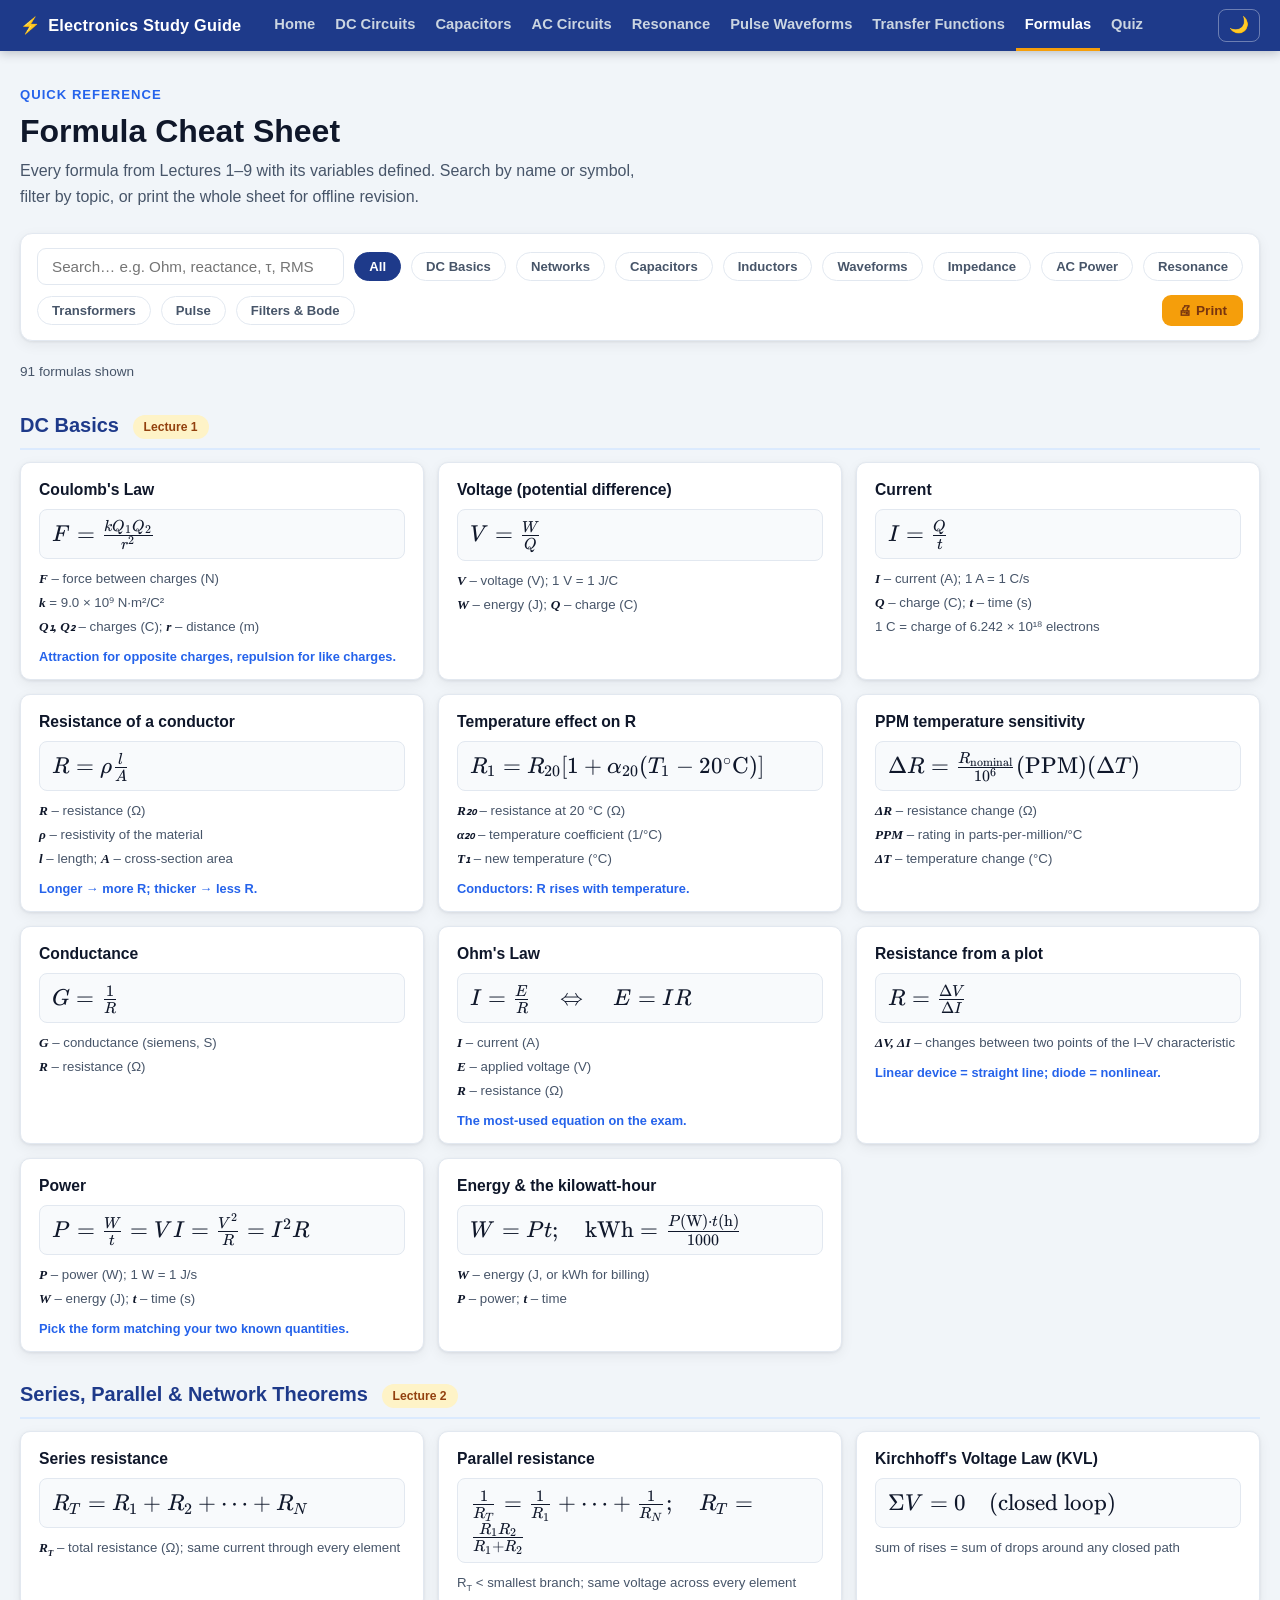
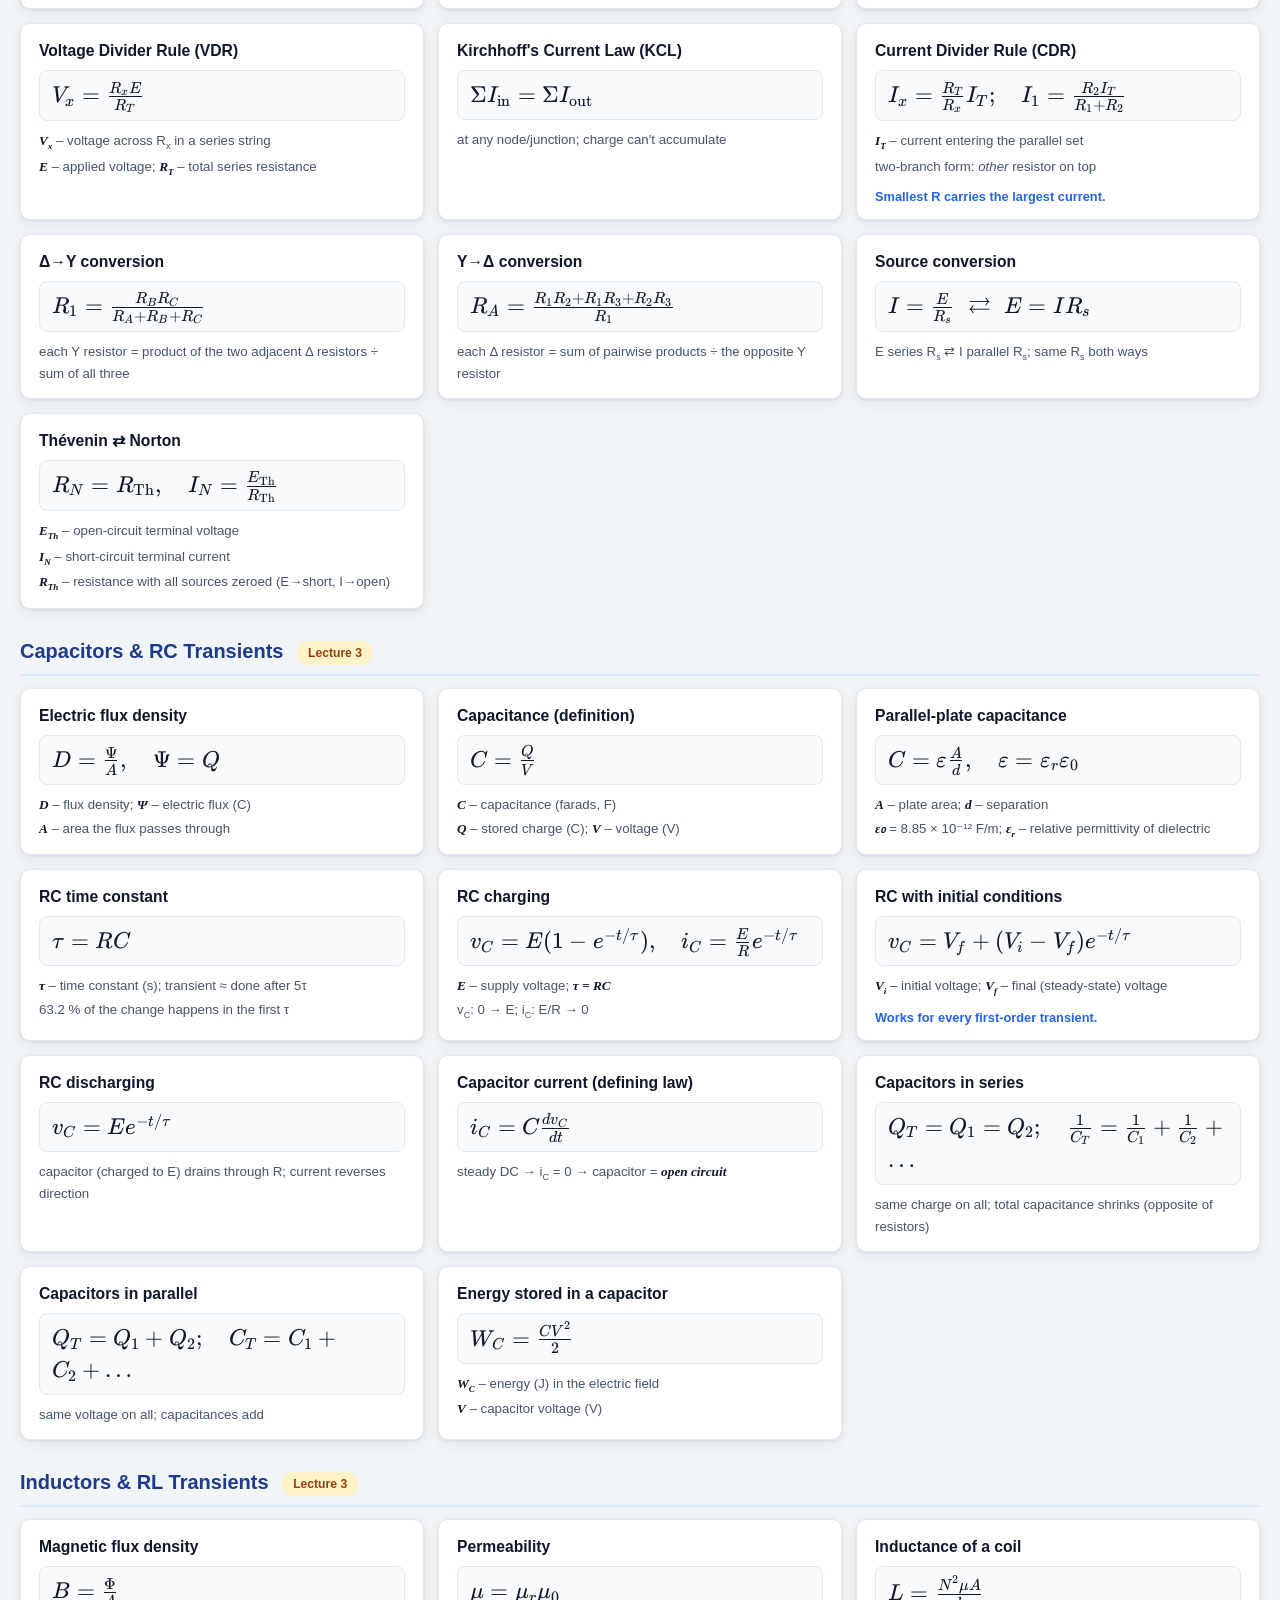
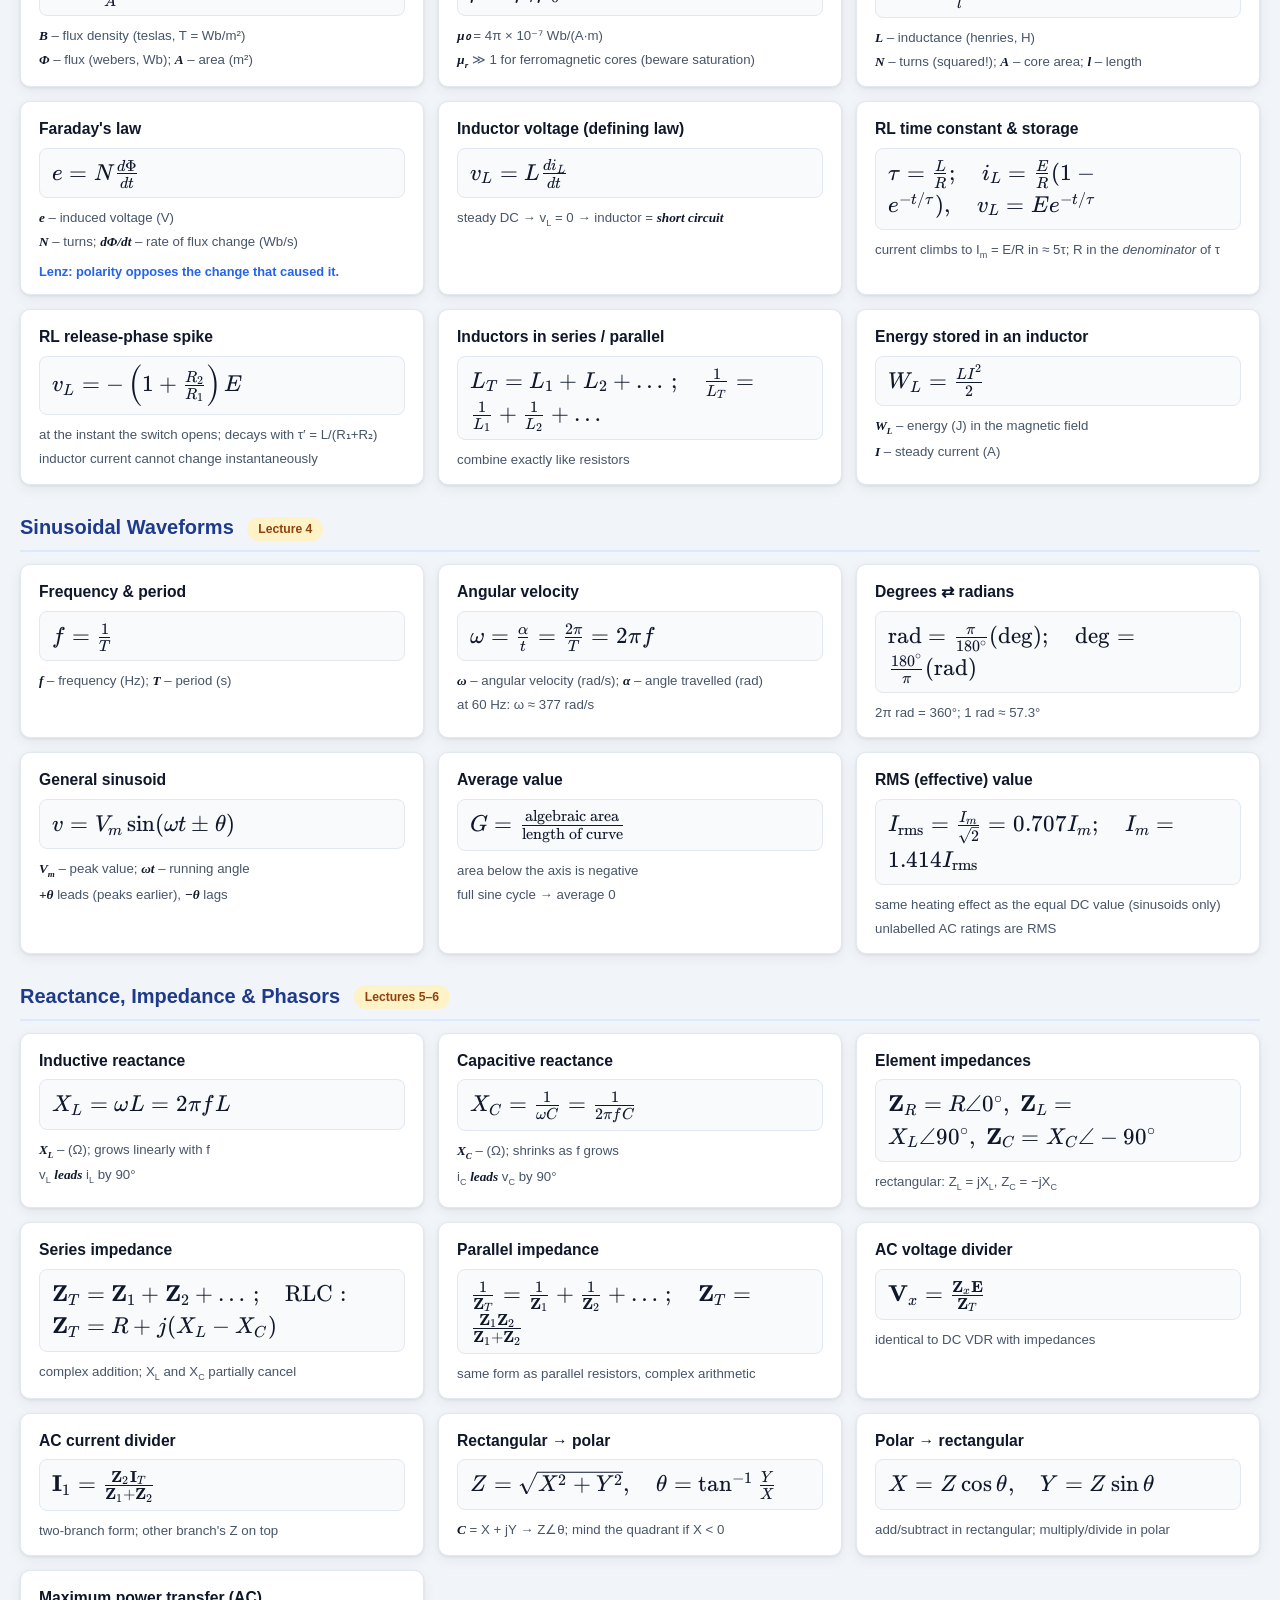
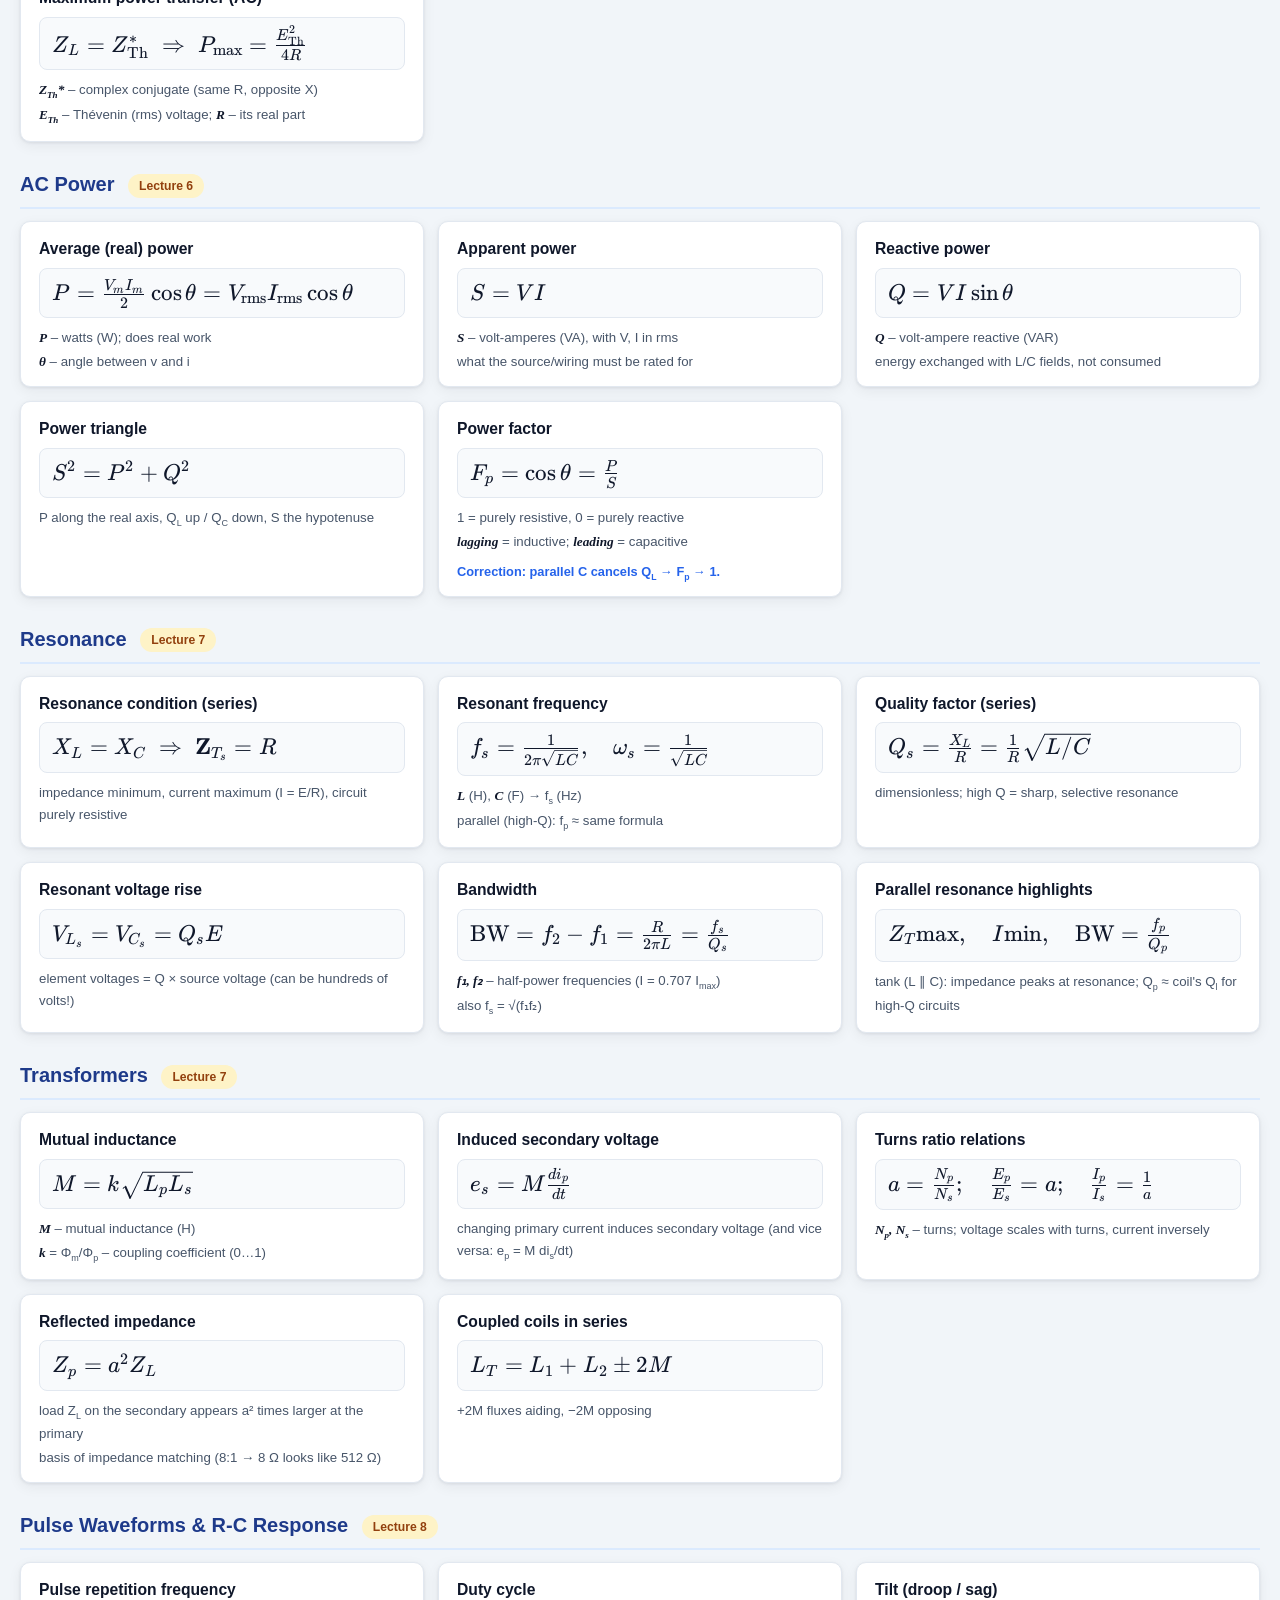
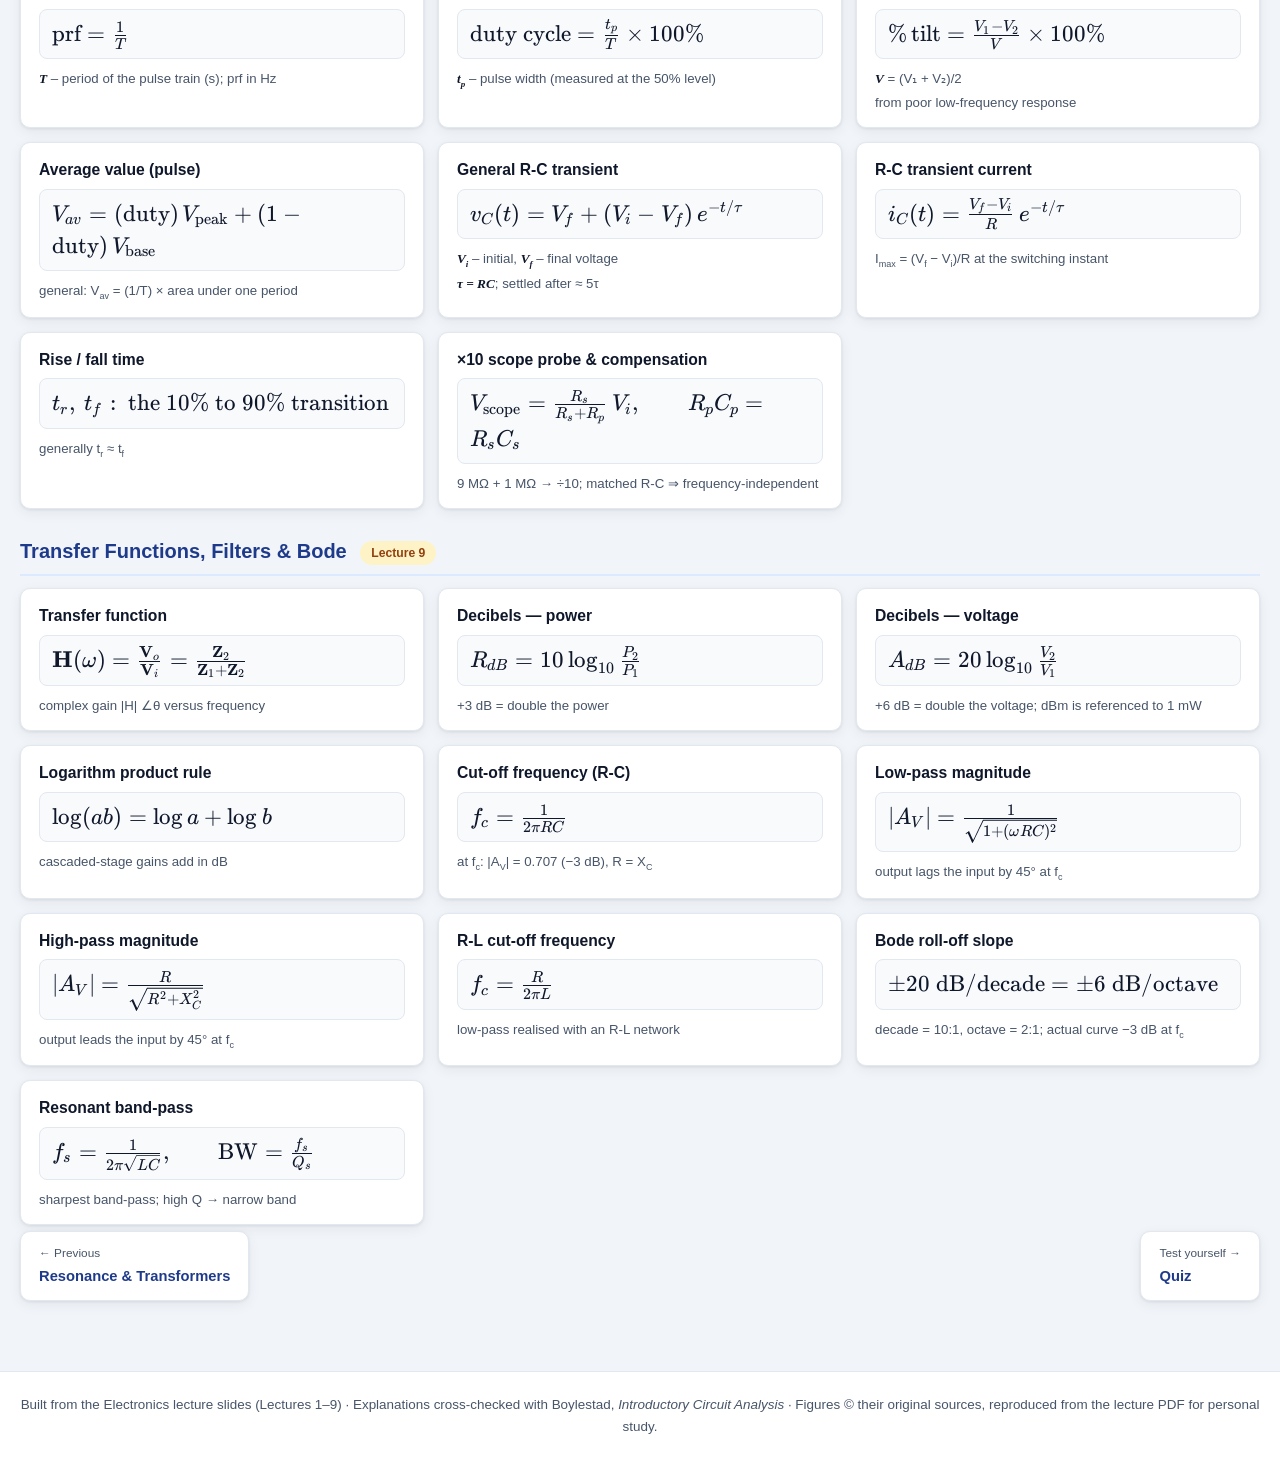
<file: formulas.html>
<!DOCTYPE html>

<html lang="en">
<head>
<meta charset="utf-8"/>
<meta content="width=device-width, initial-scale=1" name="viewport"/>
<title>Formula Cheat Sheet — Electronics Study Guide</title>
<link href="css/style.css" rel="stylesheet"/>
<link rel="icon" type="image/svg+xml" href="favicon.svg">
<link rel="stylesheet" href="vendor/katex/katex.min.css">
<meta content="#1e3a8a" name="theme-color"/>
<script>(function(){try{var t=localStorage.getItem("eguide-theme");if(!t&&window.matchMedia&&window.matchMedia("(prefers-color-scheme: dark)").matches){t="dark"}if(t==="dark"){document.documentElement.setAttribute("data-theme","dark")}}catch(e){}})();</script>
</head>
<body data-page="formulas">
<nav class="topnav"><div class="wrap">
<a class="brand" href="index.html"><span class="bolt">⚡</span> Electronics Study Guide</a>
<div class="navlinks" id="navlinks">
<a class="navlink" data-nav="home" href="index.html">Home</a>
<a class="navlink" data-nav="dc" href="dc-circuits.html">DC Circuits</a>
<a class="navlink" data-nav="cap" href="capacitors-inductors.html">Capacitors</a>
<a class="navlink" data-nav="ac" href="ac-circuits.html">AC Circuits</a>
<a class="navlink" data-nav="res" href="resonance-transformers.html">Resonance</a>
<a class="navlink" data-nav="pulse" href="pulse-waveforms.html">Pulse Waveforms</a>
<a class="navlink" data-nav="bode" href="transfer-functions.html">Transfer Functions</a>
<a class="navlink" data-nav="formulas" href="formulas.html">Formulas</a>
<a class="navlink" data-nav="quiz" href="quiz.html">Quiz</a>
</div>
<button aria-label="Toggle dark mode" class="themetoggle" id="themetoggle" title="Toggle dark mode" type="button">🌙</button>
<button aria-expanded="false" aria-label="Menu" class="navtoggle" id="navtoggle" type="button">☰</button>
</div></nav>
<div class="layout single">
<main>
<div class="page-head">
<span class="crumb">Quick Reference</span>
<h1>Formula Cheat Sheet</h1>
<p class="lead">Every formula from Lectures 1–9 with its variables defined. Search by name or symbol,
    filter by topic, or print the whole sheet for offline revision.</p>
</div>
<div class="toolbar">
<input id="fsearch" placeholder="Search… e.g. Ohm, reactance, τ, RMS, divider" type="search"/>
<button class="fchip on" data-tag="all">All</button>
<button class="fchip" data-tag="dc">DC Basics</button>
<button class="fchip" data-tag="net">Networks</button>
<button class="fchip" data-tag="cap">Capacitors</button>
<button class="fchip" data-tag="ind">Inductors</button>
<button class="fchip" data-tag="wave">Waveforms</button>
<button class="fchip" data-tag="imp">Impedance</button>
<button class="fchip" data-tag="pow">AC Power</button>
<button class="fchip" data-tag="res">Resonance</button>
<button class="fchip" data-tag="trf">Transformers</button>
<button class="fchip" data-tag="pulse">Pulse</button>
<button class="fchip" data-tag="bode">Filters &amp; Bode</button>
<button class="printbtn" onclick="window.print()">🖨 Print</button>
</div>
<p class="count-note" id="fcount"></p>
<!-- ====================== DC BASICS ====================== -->
<div class="fgroup">
<h2 class="fgroup-title">DC Basics <span class="lecture-tag">Lecture 1</span></h2>
<div class="fgrid">
<article class="fcard" data-tags="dc">
<h4>Coulomb's Law</h4>
<div class="fml ktx">F = \frac{k Q_{1}Q_{2}}{r^{2}}</div>
<ul class="vars">
<li><b>F</b> – force between charges (N)</li>
<li><b>k</b> = 9.0 × 10⁹ N·m²/C²</li>
<li><b>Q₁, Q₂</b> – charges (C); <b>r</b> – distance (m)</li>
</ul>
<p class="note">Attraction for opposite charges, repulsion for like charges.</p>
</article>
<article class="fcard" data-tags="dc">
<h4>Voltage (potential difference)</h4>
<div class="fml ktx">V = \frac{W}{Q}</div>
<ul class="vars">
<li><b>V</b> – voltage (V); 1 V = 1 J/C</li>
<li><b>W</b> – energy (J); <b>Q</b> – charge (C)</li>
</ul>
</article>
<article class="fcard" data-tags="dc">
<h4>Current</h4>
<div class="fml ktx">I = \frac{Q}{t}</div>
<ul class="vars">
<li><b>I</b> – current (A); 1 A = 1 C/s</li>
<li><b>Q</b> – charge (C); <b>t</b> – time (s)</li>
<li>1 C = charge of 6.242 × 10¹⁸ electrons</li>
</ul>
</article>
<article class="fcard" data-tags="dc">
<h4>Resistance of a conductor</h4>
<div class="fml ktx">R = \rho \frac{l}{A}</div>
<ul class="vars">
<li><b>R</b> – resistance (Ω)</li>
<li><b>ρ</b> – resistivity of the material</li>
<li><b>l</b> – length; <b>A</b> – cross-section area</li>
</ul>
<p class="note">Longer → more R; thicker → less R.</p>
</article>
<article class="fcard" data-tags="dc">
<h4>Temperature effect on R</h4>
<div class="fml ktx">R_{1} = R_{20}[1 + \alpha _{20}(T_{1} - 20^{\circ}\text{C})]</div>
<ul class="vars">
<li><b>R₂₀</b> – resistance at 20 °C (Ω)</li>
<li><b>α₂₀</b> – temperature coefficient (1/°C)</li>
<li><b>T₁</b> – new temperature (°C)</li>
</ul>
<p class="note">Conductors: R rises with temperature.</p>
</article>
<article class="fcard" data-tags="dc">
<h4>PPM temperature sensitivity</h4>
<div class="fml ktx">\Delta R = \frac{R_{\text{nominal}}}{10^{6}} (\text{PPM})(\Delta T)</div>
<ul class="vars">
<li><b>ΔR</b> – resistance change (Ω)</li>
<li><b>PPM</b> – rating in parts-per-million/°C</li>
<li><b>ΔT</b> – temperature change (°C)</li>
</ul>
</article>
<article class="fcard" data-tags="dc">
<h4>Conductance</h4>
<div class="fml ktx">G = \frac{1}{R}</div>
<ul class="vars">
<li><b>G</b> – conductance (siemens, S)</li>
<li><b>R</b> – resistance (Ω)</li>
</ul>
</article>
<article class="fcard" data-tags="dc">
<h4>Ohm's Law</h4>
<div class="fml ktx">I = \frac{E}{R}\quad \Leftrightarrow \quad E = I R</div>
<ul class="vars">
<li><b>I</b> – current (A)</li>
<li><b>E</b> – applied voltage (V)</li>
<li><b>R</b> – resistance (Ω)</li>
</ul>
<p class="note">The most-used equation on the exam.</p>
</article>
<article class="fcard" data-tags="dc">
<h4>Resistance from a plot</h4>
<div class="fml ktx">R = \frac{\Delta V}{\Delta I}</div>
<ul class="vars">
<li><b>ΔV, ΔI</b> – changes between two points of the I–V characteristic</li>
</ul>
<p class="note">Linear device = straight line; diode = nonlinear.</p>
</article>
<article class="fcard" data-tags="dc">
<h4>Power</h4>
<div class="fml ktx">P = \frac{W}{t} = V I = \frac{V^{2}}{R} = I^{2}R</div>
<ul class="vars">
<li><b>P</b> – power (W); 1 W = 1 J/s</li>
<li><b>W</b> – energy (J); <b>t</b> – time (s)</li>
</ul>
<p class="note">Pick the form matching your two known quantities.</p>
</article>
<article class="fcard" data-tags="dc">
<h4>Energy &amp; the kilowatt-hour</h4>
<div class="fml ktx">W = P t;\quad \text{kWh} = \frac{P(\text{W}) \cdot t(\text{h})}{1000}</div>
<ul class="vars">
<li><b>W</b> – energy (J, or kWh for billing)</li>
<li><b>P</b> – power; <b>t</b> – time</li>
</ul>
</article>
</div>
</div>
<!-- ====================== NETWORKS ====================== -->
<div class="fgroup">
<h2 class="fgroup-title">Series, Parallel &amp; Network Theorems <span class="lecture-tag">Lecture 2</span></h2>
<div class="fgrid">
<article class="fcard" data-tags="net">
<h4>Series resistance</h4>
<div class="fml ktx">R_{T} = R_{1} + R_{2} + \dots + R_{N}</div>
<ul class="vars"><li><b>R<sub>T</sub></b> – total resistance (Ω); same current through every element</li></ul>
</article>
<article class="fcard" data-tags="net">
<h4>Parallel resistance</h4>
<div class="fml ktx">\frac{1}{R_{T}} = \frac{1}{R_{1}} + \dots + \frac{1}{R_{N}};\quad R_{T} = \frac{R_{1}R_{2}}{R_{1}+R_{2}}</div>
<ul class="vars"><li>R<sub>T</sub> &lt; smallest branch; same voltage across every element</li></ul>
</article>
<article class="fcard" data-tags="net">
<h4>Kirchhoff's Voltage Law (KVL)</h4>
<div class="fml ktx">\Sigma V = 0\quad (\text{closed loop})</div>
<ul class="vars"><li>sum of rises = sum of drops around any closed path</li></ul>
</article>
<article class="fcard" data-tags="net">
<h4>Voltage Divider Rule (VDR)</h4>
<div class="fml ktx">V_{x} = \frac{R_{x}E}{R_{T}}</div>
<ul class="vars">
<li><b>V<sub>x</sub></b> – voltage across R<sub>x</sub> in a series string</li>
<li><b>E</b> – applied voltage; <b>R<sub>T</sub></b> – total series resistance</li>
</ul>
</article>
<article class="fcard" data-tags="net">
<h4>Kirchhoff's Current Law (KCL)</h4>
<div class="fml ktx">\Sigma I_{\text{in}} = \Sigma I_{\text{out}}</div>
<ul class="vars"><li>at any node/junction; charge can't accumulate</li></ul>
</article>
<article class="fcard" data-tags="net">
<h4>Current Divider Rule (CDR)</h4>
<div class="fml ktx">I_{x} = \frac{R_{T}}{R_{x}}I_{T};\quad I_{1} = \frac{R_{2}I_{T}}{R_{1}+R_{2}}</div>
<ul class="vars">
<li><b>I<sub>T</sub></b> – current entering the parallel set</li>
<li>two-branch form: <i>other</i> resistor on top</li>
</ul>
<p class="note">Smallest R carries the largest current.</p>
</article>
<article class="fcard" data-tags="net">
<h4>Δ→Y conversion</h4>
<div class="fml ktx">R_{1} = \frac{R_{B}R_{C}}{R_{A}+R_{B}+R_{C}}</div>
<ul class="vars">
<li>each Y resistor = product of the two adjacent Δ resistors ÷ sum of all three</li>
</ul>
</article>
<article class="fcard" data-tags="net">
<h4>Y→Δ conversion</h4>
<div class="fml ktx">R_{A} = \frac{R_{1}R_{2}+R_{1}R_{3}+R_{2}R_{3}}{R_{1}}</div>
<ul class="vars">
<li>each Δ resistor = sum of pairwise products ÷ the opposite Y resistor</li>
</ul>
</article>
<article class="fcard" data-tags="net">
<h4>Source conversion</h4>
<div class="fml ktx">I = \frac{E}{R_{s}} \;\rightleftarrows\; E = I R_{s}</div>
<ul class="vars">
<li>E series R<sub>s</sub> ⇄ I parallel R<sub>s</sub>; same R<sub>s</sub> both ways</li>
</ul>
</article>
<article class="fcard" data-tags="net">
<h4>Thévenin ⇄ Norton</h4>
<div class="fml ktx">R_{N} = R_{\text{Th}},\quad I_{N} = \frac{E_{\text{Th}}}{R_{\text{Th}}}</div>
<ul class="vars">
<li><b>E<sub>Th</sub></b> – open-circuit terminal voltage</li>
<li><b>I<sub>N</sub></b> – short-circuit terminal current</li>
<li><b>R<sub>Th</sub></b> – resistance with all sources zeroed (E→short, I→open)</li>
</ul>
</article>
</div>
</div>
<!-- ====================== CAPACITORS ====================== -->
<div class="fgroup">
<h2 class="fgroup-title">Capacitors &amp; RC Transients <span class="lecture-tag">Lecture 3</span></h2>
<div class="fgrid">
<article class="fcard" data-tags="cap">
<h4>Electric flux density</h4>
<div class="fml ktx">D = \frac{\Psi}{A},\quad \Psi = Q</div>
<ul class="vars">
<li><b>D</b> – flux density; <b>Ψ</b> – electric flux (C)</li>
<li><b>A</b> – area the flux passes through</li>
</ul>
</article>
<article class="fcard" data-tags="cap">
<h4>Capacitance (definition)</h4>
<div class="fml ktx">C = \frac{Q}{V}</div>
<ul class="vars">
<li><b>C</b> – capacitance (farads, F)</li>
<li><b>Q</b> – stored charge (C); <b>V</b> – voltage (V)</li>
</ul>
</article>
<article class="fcard" data-tags="cap">
<h4>Parallel-plate capacitance</h4>
<div class="fml ktx">C = \varepsilon \frac{A}{d},\quad \varepsilon = \varepsilon _{r}\varepsilon _{0}</div>
<ul class="vars">
<li><b>A</b> – plate area; <b>d</b> – separation</li>
<li><b>ε₀</b> = 8.85 × 10⁻¹² F/m; <b>ε<sub>r</sub></b> – relative permittivity of dielectric</li>
</ul>
</article>
<article class="fcard" data-tags="cap">
<h4>RC time constant</h4>
<div class="fml ktx">\tau = R C</div>
<ul class="vars">
<li><b>τ</b> – time constant (s); transient ≈ done after 5τ</li>
<li>63.2 % of the change happens in the first τ</li>
</ul>
</article>
<article class="fcard" data-tags="cap">
<h4>RC charging</h4>
<div class="fml ktx">v_{C} = E(1 - e^{-t/\tau}),\quad i_{C} = \frac{E}{R}e^{-t/\tau}</div>
<ul class="vars">
<li><b>E</b> – supply voltage; <b>τ = RC</b></li>
<li>v<sub>C</sub>: 0 → E; i<sub>C</sub>: E/R → 0</li>
</ul>
</article>
<article class="fcard" data-tags="cap">
<h4>RC with initial conditions</h4>
<div class="fml ktx">v_{C} = V_{f} + (V_{i} - V_{f})e^{-t/\tau}</div>
<ul class="vars">
<li><b>V<sub>i</sub></b> – initial voltage; <b>V<sub>f</sub></b> – final (steady-state) voltage</li>
</ul>
<p class="note">Works for every first-order transient.</p>
</article>
<article class="fcard" data-tags="cap">
<h4>RC discharging</h4>
<div class="fml ktx">v_{C} = E e^{-t/\tau}</div>
<ul class="vars">
<li>capacitor (charged to E) drains through R; current reverses direction</li>
</ul>
</article>
<article class="fcard" data-tags="cap">
<h4>Capacitor current (defining law)</h4>
<div class="fml ktx">i_{C} = C \frac{dv_{C}}{dt}</div>
<ul class="vars">
<li>steady DC → i<sub>C</sub> = 0 → capacitor = <b>open circuit</b></li>
</ul>
</article>
<article class="fcard" data-tags="cap">
<h4>Capacitors in series</h4>
<div class="fml ktx">Q_{T} = Q_{1} = Q_{2};\quad \frac{1}{C_{T}} = \frac{1}{C_{1}} + \frac{1}{C_{2}} + \dots</div>
<ul class="vars"><li>same charge on all; total capacitance shrinks (opposite of resistors)</li></ul>
</article>
<article class="fcard" data-tags="cap">
<h4>Capacitors in parallel</h4>
<div class="fml ktx">Q_{T} = Q_{1} + Q_{2};\quad C_{T} = C_{1} + C_{2} + \dots</div>
<ul class="vars"><li>same voltage on all; capacitances add</li></ul>
</article>
<article class="fcard" data-tags="cap">
<h4>Energy stored in a capacitor</h4>
<div class="fml ktx">W_{C} = \frac{C V^{2}}{2}</div>
<ul class="vars">
<li><b>W<sub>C</sub></b> – energy (J) in the electric field</li>
<li><b>V</b> – capacitor voltage (V)</li>
</ul>
</article>
</div>
</div>
<!-- ====================== INDUCTORS ====================== -->
<div class="fgroup">
<h2 class="fgroup-title">Inductors &amp; RL Transients <span class="lecture-tag">Lecture 3</span></h2>
<div class="fgrid">
<article class="fcard" data-tags="ind">
<h4>Magnetic flux density</h4>
<div class="fml ktx">B = \frac{\Phi}{A}</div>
<ul class="vars">
<li><b>B</b> – flux density (teslas, T = Wb/m²)</li>
<li><b>Φ</b> – flux (webers, Wb); <b>A</b> – area (m²)</li>
</ul>
</article>
<article class="fcard" data-tags="ind">
<h4>Permeability</h4>
<div class="fml ktx">\mu = \mu _{r}\mu _{0}</div>
<ul class="vars">
<li><b>µ₀</b> = 4π × 10⁻⁷ Wb/(A·m)</li>
<li><b>µ<sub>r</sub></b> ≫ 1 for ferromagnetic cores (beware saturation)</li>
</ul>
</article>
<article class="fcard" data-tags="ind">
<h4>Inductance of a coil</h4>
<div class="fml ktx">L = \frac{N^{2}\mu A}{l}</div>
<ul class="vars">
<li><b>L</b> – inductance (henries, H)</li>
<li><b>N</b> – turns (squared!); <b>A</b> – core area; <b>l</b> – length</li>
</ul>
</article>
<article class="fcard" data-tags="ind">
<h4>Faraday's law</h4>
<div class="fml ktx">e = N \frac{d\Phi}{dt}</div>
<ul class="vars">
<li><b>e</b> – induced voltage (V)</li>
<li><b>N</b> – turns; <b>dΦ/dt</b> – rate of flux change (Wb/s)</li>
</ul>
<p class="note">Lenz: polarity opposes the change that caused it.</p>
</article>
<article class="fcard" data-tags="ind">
<h4>Inductor voltage (defining law)</h4>
<div class="fml ktx">v_{L} = L \frac{di_{L}}{dt}</div>
<ul class="vars">
<li>steady DC → v<sub>L</sub> = 0 → inductor = <b>short circuit</b></li>
</ul>
</article>
<article class="fcard" data-tags="ind">
<h4>RL time constant &amp; storage</h4>
<div class="fml ktx">\tau = \frac{L}{R};\quad i_{L} = \frac{E}{R}(1 - e^{-t/\tau}),\quad v_{L} = Ee^{-t/\tau}</div>
<ul class="vars">
<li>current climbs to I<sub>m</sub> = E/R in ≈ 5τ; R in the <i>denominator</i> of τ</li>
</ul>
</article>
<article class="fcard" data-tags="ind">
<h4>RL release-phase spike</h4>
<div class="fml ktx">v_{L} = -\left(1 + \frac{R_{2}}{R_{1}}\right)E</div>
<ul class="vars">
<li>at the instant the switch opens; decays with τ′ = L/(R₁+R₂)</li>
<li>inductor current cannot change instantaneously</li>
</ul>
</article>
<article class="fcard" data-tags="ind">
<h4>Inductors in series / parallel</h4>
<div class="fml ktx">L_{T} = L_{1}+L_{2}+\dots ;\quad \frac{1}{L_{T}} = \frac{1}{L_{1}}+\frac{1}{L_{2}}+\dots</div>
<ul class="vars"><li>combine exactly like resistors</li></ul>
</article>
<article class="fcard" data-tags="ind">
<h4>Energy stored in an inductor</h4>
<div class="fml ktx">W_{L} = \frac{L I^{2}}{2}</div>
<ul class="vars">
<li><b>W<sub>L</sub></b> – energy (J) in the magnetic field</li>
<li><b>I</b> – steady current (A)</li>
</ul>
</article>
</div>
</div>
<!-- ====================== WAVEFORMS ====================== -->
<div class="fgroup">
<h2 class="fgroup-title">Sinusoidal Waveforms <span class="lecture-tag">Lecture 4</span></h2>
<div class="fgrid">
<article class="fcard" data-tags="wave">
<h4>Frequency &amp; period</h4>
<div class="fml ktx">f = \frac{1}{T}</div>
<ul class="vars">
<li><b>f</b> – frequency (Hz); <b>T</b> – period (s)</li>
</ul>
</article>
<article class="fcard" data-tags="wave">
<h4>Angular velocity</h4>
<div class="fml ktx">\omega = \frac{\alpha}{t} = \frac{2\pi}{T} = 2\pi f</div>
<ul class="vars">
<li><b>ω</b> – angular velocity (rad/s); <b>α</b> – angle travelled (rad)</li>
<li>at 60 Hz: ω ≈ 377 rad/s</li>
</ul>
</article>
<article class="fcard" data-tags="wave">
<h4>Degrees ⇄ radians</h4>
<div class="fml ktx">\text{rad} = \frac{\pi}{180^{\circ}}(\text{deg});\quad \text{deg} = \frac{180^{\circ}}{\pi}(\text{rad})</div>
<ul class="vars"><li>2π rad = 360°; 1 rad ≈ 57.3°</li></ul>
</article>
<article class="fcard" data-tags="wave">
<h4>General sinusoid</h4>
<div class="fml ktx">v = V_{m} \sin(\omega t \pm \theta )</div>
<ul class="vars">
<li><b>V<sub>m</sub></b> – peak value; <b>ωt</b> – running angle</li>
<li><b>+θ</b> leads (peaks earlier), <b>−θ</b> lags</li>
</ul>
</article>
<article class="fcard" data-tags="wave">
<h4>Average value</h4>
<div class="fml ktx">G = \frac{\text{algebraic area}}{\text{length of curve}}</div>
<ul class="vars">
<li>area below the axis is negative</li>
<li>full sine cycle → average 0</li>
</ul>
</article>
<article class="fcard" data-tags="wave">
<h4>RMS (effective) value</h4>
<div class="fml ktx">I_{\text{rms}} = \frac{I_{m}}{\sqrt{2}} = 0.707I_{m};\quad I_{m} = 1.414I_{\text{rms}}</div>
<ul class="vars">
<li>same heating effect as the equal DC value (sinusoids only)</li>
<li>unlabelled AC ratings are RMS</li>
</ul>
</article>
</div>
</div>
<!-- ====================== IMPEDANCE ====================== -->
<div class="fgroup">
<h2 class="fgroup-title">Reactance, Impedance &amp; Phasors <span class="lecture-tag">Lectures 5–6</span></h2>
<div class="fgrid">
<article class="fcard" data-tags="imp">
<h4>Inductive reactance</h4>
<div class="fml ktx">X_{L} = \omega L = 2\pi f L</div>
<ul class="vars">
<li><b>X<sub>L</sub></b> – (Ω); grows linearly with f</li>
<li>v<sub>L</sub> <b>leads</b> i<sub>L</sub> by 90°</li>
</ul>
</article>
<article class="fcard" data-tags="imp">
<h4>Capacitive reactance</h4>
<div class="fml ktx">X_{C} = \frac{1}{\omega C} = \frac{1}{2\pi f C}</div>
<ul class="vars">
<li><b>X<sub>C</sub></b> – (Ω); shrinks as f grows</li>
<li>i<sub>C</sub> <b>leads</b> v<sub>C</sub> by 90°</li>
</ul>
</article>
<article class="fcard" data-tags="imp">
<h4>Element impedances</h4>
<div class="fml ktx">\mathbf{Z}_{R} = R\angle 0^{\circ},\; \mathbf{Z}_{L} = X_{L}\angle 90^{\circ},\; \mathbf{Z}_{C} = X_{C}\angle -90^{\circ}</div>
<ul class="vars">
<li>rectangular: Z<sub>L</sub> = jX<sub>L</sub>, Z<sub>C</sub> = −jX<sub>C</sub></li>
</ul>
</article>
<article class="fcard" data-tags="imp">
<h4>Series impedance</h4>
<div class="fml ktx">\mathbf{Z}_{T} = \mathbf{Z}_{1} + \mathbf{Z}_{2} + \dots ;\quad \text{RLC}: \mathbf{Z}_{T} = R + j(X_{L}-X_{C})</div>
<ul class="vars"><li>complex addition; X<sub>L</sub> and X<sub>C</sub> partially cancel</li></ul>
</article>
<article class="fcard" data-tags="imp">
<h4>Parallel impedance</h4>
<div class="fml ktx">\frac{1}{\mathbf{Z}_{T}} = \frac{1}{\mathbf{Z}_{1}}+\frac{1}{\mathbf{Z}_{2}}+\dots ;\quad \mathbf{Z}_{T} = \frac{\mathbf{Z}_{1}\mathbf{Z}_{2}}{\mathbf{Z}_{1}+\mathbf{Z}_{2}}</div>
<ul class="vars"><li>same form as parallel resistors, complex arithmetic</li></ul>
</article>
<article class="fcard" data-tags="imp">
<h4>AC voltage divider</h4>
<div class="fml ktx">\mathbf{V}_{x} = \frac{\mathbf{Z}_{x}\mathbf{E}}{\mathbf{Z}_{T}}</div>
<ul class="vars"><li>identical to DC VDR with impedances</li></ul>
</article>
<article class="fcard" data-tags="imp">
<h4>AC current divider</h4>
<div class="fml ktx">\mathbf{I}_{1} = \frac{\mathbf{Z}_{2}\mathbf{I}_{T}}{\mathbf{Z}_{1}+\mathbf{Z}_{2}}</div>
<ul class="vars"><li>two-branch form; other branch's Z on top</li></ul>
</article>
<article class="fcard" data-tags="imp">
<h4>Rectangular → polar</h4>
<div class="fml ktx">Z = \sqrt{X^{2}+Y^{2}},\quad \theta = \tan^{-1}\frac{Y}{X}</div>
<ul class="vars">
<li><b>C</b> = X + jY → Z∠θ; mind the quadrant if X &lt; 0</li>
</ul>
</article>
<article class="fcard" data-tags="imp">
<h4>Polar → rectangular</h4>
<div class="fml ktx">X = Z \cos\theta ,\quad Y = Z \sin\theta</div>
<ul class="vars">
<li>add/subtract in rectangular; multiply/divide in polar</li>
</ul>
</article>
<article class="fcard" data-tags="imp">
<h4>Maximum power transfer (AC)</h4>
<div class="fml ktx">Z_{L} = Z_{\text{Th}}^{*} \;\Rightarrow\; P_{\text{max}} = \frac{E_{\text{Th}}^{2}}{4R}</div>
<ul class="vars">
<li><b>Z<sub>Th</sub>*</b> – complex conjugate (same R, opposite X)</li>
<li><b>E<sub>Th</sub></b> – Thévenin (rms) voltage; <b>R</b> – its real part</li>
</ul>
</article>
</div>
</div>
<!-- ====================== AC POWER ====================== -->
<div class="fgroup">
<h2 class="fgroup-title">AC Power <span class="lecture-tag">Lecture 6</span></h2>
<div class="fgrid">
<article class="fcard" data-tags="pow">
<h4>Average (real) power</h4>
<div class="fml ktx">P = \frac{V_{m}I_{m}}{2}\cos\theta = V_{\text{rms}}I_{\text{rms}} \cos\theta</div>
<ul class="vars">
<li><b>P</b> – watts (W); does real work</li>
<li><b>θ</b> – angle between v and i</li>
</ul>
</article>
<article class="fcard" data-tags="pow">
<h4>Apparent power</h4>
<div class="fml ktx">S = V I</div>
<ul class="vars">
<li><b>S</b> – volt-amperes (VA), with V, I in rms</li>
<li>what the source/wiring must be rated for</li>
</ul>
</article>
<article class="fcard" data-tags="pow">
<h4>Reactive power</h4>
<div class="fml ktx">Q = V I \sin\theta</div>
<ul class="vars">
<li><b>Q</b> – volt-ampere reactive (VAR)</li>
<li>energy exchanged with L/C fields, not consumed</li>
</ul>
</article>
<article class="fcard" data-tags="pow">
<h4>Power triangle</h4>
<div class="fml ktx">S^{2} = P^{2} + Q^{2}</div>
<ul class="vars">
<li>P along the real axis, Q<sub>L</sub> up / Q<sub>C</sub> down, S the hypotenuse</li>
</ul>
</article>
<article class="fcard" data-tags="pow">
<h4>Power factor</h4>
<div class="fml ktx">F_{p} = \cos\theta = \frac{P}{S}</div>
<ul class="vars">
<li>1 = purely resistive, 0 = purely reactive</li>
<li><b>lagging</b> = inductive; <b>leading</b> = capacitive</li>
</ul>
<p class="note">Correction: parallel C cancels Q<sub>L</sub> → F<sub>p</sub> → 1.</p>
</article>
</div>
</div>
<!-- ====================== RESONANCE ====================== -->
<div class="fgroup">
<h2 class="fgroup-title">Resonance <span class="lecture-tag">Lecture 7</span></h2>
<div class="fgrid">
<article class="fcard" data-tags="res">
<h4>Resonance condition (series)</h4>
<div class="fml ktx">X_{L} = X_{C} \;\Rightarrow\; \mathbf{Z}_{T_{s}} = R</div>
<ul class="vars">
<li>impedance minimum, current maximum (I = E/R), circuit purely resistive</li>
</ul>
</article>
<article class="fcard" data-tags="res">
<h4>Resonant frequency</h4>
<div class="fml ktx">f_{s} = \frac{1}{2\pi \sqrt{L C}},\quad \omega _{s} = \frac{1}{\sqrt{L C}}</div>
<ul class="vars">
<li><b>L</b> (H), <b>C</b> (F) → f<sub>s</sub> (Hz)</li>
<li>parallel (high-Q): f<sub>p</sub> ≈ same formula</li>
</ul>
</article>
<article class="fcard" data-tags="res">
<h4>Quality factor (series)</h4>
<div class="fml ktx">Q_{s} = \frac{X_{L}}{R} = \frac{1}{R}\sqrt{L/C}</div>
<ul class="vars">
<li>dimensionless; high Q = sharp, selective resonance</li>
</ul>
</article>
<article class="fcard" data-tags="res">
<h4>Resonant voltage rise</h4>
<div class="fml ktx">V_{L_{s}} = V_{C_{s}} = Q_{s}E</div>
<ul class="vars">
<li>element voltages = Q × source voltage (can be hundreds of volts!)</li>
</ul>
</article>
<article class="fcard" data-tags="res">
<h4>Bandwidth</h4>
<div class="fml ktx">\text{BW} = f_{2} - f_{1} = \frac{R}{2\pi L} = \frac{f_{s}}{Q_{s}}</div>
<ul class="vars">
<li><b>f₁, f₂</b> – half-power frequencies (I = 0.707 I<sub>max</sub>)</li>
<li>also f<sub>s</sub> = √(f₁f₂)</li>
</ul>
</article>
<article class="fcard" data-tags="res">
<h4>Parallel resonance highlights</h4>
<div class="fml ktx">Z_{T} \text{max},\quad I \text{min},\quad \text{BW} = \frac{f_{p}}{Q_{p}}</div>
<ul class="vars">
<li>tank (L ∥ C): impedance peaks at resonance; Q<sub>p</sub> ≈ coil's Q<sub>l</sub> for high-Q circuits</li>
</ul>
</article>
</div>
</div>
<!-- ====================== TRANSFORMERS ====================== -->
<div class="fgroup">
<h2 class="fgroup-title">Transformers <span class="lecture-tag">Lecture 7</span></h2>
<div class="fgrid">
<article class="fcard" data-tags="trf">
<h4>Mutual inductance</h4>
<div class="fml ktx">M = k\sqrt{L_{p}L_{s}}</div>
<ul class="vars">
<li><b>M</b> – mutual inductance (H)</li>
<li><b>k</b> = Φ<sub>m</sub>/Φ<sub>p</sub> – coupling coefficient (0…1)</li>
</ul>
</article>
<article class="fcard" data-tags="trf">
<h4>Induced secondary voltage</h4>
<div class="fml ktx">e_{s} = M \frac{di_{p}}{dt}</div>
<ul class="vars">
<li>changing primary current induces secondary voltage (and vice versa: e<sub>p</sub> = M di<sub>s</sub>/dt)</li>
</ul>
</article>
<article class="fcard" data-tags="trf">
<h4>Turns ratio relations</h4>
<div class="fml ktx">a = \frac{N_{p}}{N_{s}};\quad \frac{E_{p}}{E_{s}} = a;\quad \frac{I_{p}}{I_{s}} = \frac{1}{a}</div>
<ul class="vars">
<li><b>N<sub>p</sub>, N<sub>s</sub></b> – turns; voltage scales with turns, current inversely</li>
</ul>
</article>
<article class="fcard" data-tags="trf">
<h4>Reflected impedance</h4>
<div class="fml ktx">Z_{p} = a^{2}Z_{L}</div>
<ul class="vars">
<li>load Z<sub>L</sub> on the secondary appears a² times larger at the primary</li>
<li>basis of impedance matching (8:1 → 8 Ω looks like 512 Ω)</li>
</ul>
</article>
<article class="fcard" data-tags="trf">
<h4>Coupled coils in series</h4>
<div class="fml ktx">L_{T} = L_{1} + L_{2} \pm 2M</div>
<ul class="vars">
<li>+2M fluxes aiding, −2M opposing</li>
</ul>
</article>
</div>
</div>
<!-- ====================== PULSE WAVEFORMS ====================== -->
<div class="fgroup">
<h2 class="fgroup-title">Pulse Waveforms &amp; R-C Response <span class="lecture-tag">Lecture 8</span></h2>
<div class="fgrid">
<article class="fcard" data-tags="pulse">
<h4>Pulse repetition frequency</h4>
<div class="fml ktx">\text{prf} = \frac{1}{T}</div>
<ul class="vars"><li><b>T</b> – period of the pulse train (s); prf in Hz</li></ul>
</article>
<article class="fcard" data-tags="pulse">
<h4>Duty cycle</h4>
<div class="fml ktx">\text{duty cycle} = \frac{t_p}{T}\times 100\%</div>
<ul class="vars"><li><b>t<sub>p</sub></b> – pulse width (measured at the 50% level)</li></ul>
</article>
<article class="fcard" data-tags="pulse">
<h4>Tilt (droop / sag)</h4>
<div class="fml ktx">\%\,\text{tilt} = \frac{V_1 - V_2}{V}\times 100\%</div>
<ul class="vars"><li><b>V</b> = (V₁ + V₂)/2</li><li>from poor low-frequency response</li></ul>
</article>
<article class="fcard" data-tags="pulse">
<h4>Average value (pulse)</h4>
<div class="fml ktx">V_{av} = (\text{duty})\,V_{\text{peak}} + (1-\text{duty})\,V_{\text{base}}</div>
<ul class="vars"><li>general: V<sub>av</sub> = (1/T) × area under one period</li></ul>
</article>
<article class="fcard" data-tags="pulse">
<h4>General R-C transient</h4>
<div class="fml ktx">v_C(t) = V_f + (V_i - V_f)\,e^{-t/\tau}</div>
<ul class="vars"><li><b>V<sub>i</sub></b> – initial, <b>V<sub>f</sub></b> – final voltage</li><li><b>τ = RC</b>; settled after ≈ 5τ</li></ul>
</article>
<article class="fcard" data-tags="pulse">
<h4>R-C transient current</h4>
<div class="fml ktx">i_C(t) = \frac{V_f - V_i}{R}\,e^{-t/\tau}</div>
<ul class="vars"><li>I<sub>max</sub> = (V<sub>f</sub> − V<sub>i</sub>)/R at the switching instant</li></ul>
</article>
<article class="fcard" data-tags="pulse">
<h4>Rise / fall time</h4>
<div class="fml ktx">t_r,\ t_f:\ \text{the } 10\%\text{ to } 90\% \text{ transition}</div>
<ul class="vars"><li>generally t<sub>r</sub> ≈ t<sub>f</sub></li></ul>
</article>
<article class="fcard" data-tags="pulse">
<h4>×10 scope probe &amp; compensation</h4>
<div class="fml ktx">V_{\text{scope}} = \frac{R_s}{R_s + R_p}\,V_i,\qquad R_p C_p = R_s C_s</div>
<ul class="vars"><li>9 MΩ + 1 MΩ → ÷10; matched R-C ⇒ frequency-independent</li></ul>
</article>
</div>
</div>
<!-- ====================== FILTERS & BODE ====================== -->
<div class="fgroup">
<h2 class="fgroup-title">Transfer Functions, Filters &amp; Bode <span class="lecture-tag">Lecture 9</span></h2>
<div class="fgrid">
<article class="fcard" data-tags="bode">
<h4>Transfer function</h4>
<div class="fml ktx">\mathbf{H}(\omega) = \frac{\mathbf{V}_o}{\mathbf{V}_i} = \frac{\mathbf{Z}_2}{\mathbf{Z}_1 + \mathbf{Z}_2}</div>
<ul class="vars"><li>complex gain |H| ∠θ versus frequency</li></ul>
</article>
<article class="fcard" data-tags="bode">
<h4>Decibels — power</h4>
<div class="fml ktx">R_{dB} = 10\log_{10}\frac{P_2}{P_1}</div>
<ul class="vars"><li>+3 dB = double the power</li></ul>
</article>
<article class="fcard" data-tags="bode">
<h4>Decibels — voltage</h4>
<div class="fml ktx">A_{dB} = 20\log_{10}\frac{V_2}{V_1}</div>
<ul class="vars"><li>+6 dB = double the voltage; dBm is referenced to 1 mW</li></ul>
</article>
<article class="fcard" data-tags="bode">
<h4>Logarithm product rule</h4>
<div class="fml ktx">\log(ab) = \log a + \log b</div>
<ul class="vars"><li>cascaded-stage gains add in dB</li></ul>
</article>
<article class="fcard" data-tags="bode">
<h4>Cut-off frequency (R-C)</h4>
<div class="fml ktx">f_c = \frac{1}{2\pi RC}</div>
<ul class="vars"><li>at f<sub>c</sub>: |A<sub>V</sub>| = 0.707 (−3 dB), R = X<sub>C</sub></li></ul>
</article>
<article class="fcard" data-tags="bode">
<h4>Low-pass magnitude</h4>
<div class="fml ktx">|A_V| = \frac{1}{\sqrt{1 + (\omega RC)^2}}</div>
<ul class="vars"><li>output lags the input by 45° at f<sub>c</sub></li></ul>
</article>
<article class="fcard" data-tags="bode">
<h4>High-pass magnitude</h4>
<div class="fml ktx">|A_V| = \frac{R}{\sqrt{R^2 + X_C^2}}</div>
<ul class="vars"><li>output leads the input by 45° at f<sub>c</sub></li></ul>
</article>
<article class="fcard" data-tags="bode">
<h4>R-L cut-off frequency</h4>
<div class="fml ktx">f_c = \frac{R}{2\pi L}</div>
<ul class="vars"><li>low-pass realised with an R-L network</li></ul>
</article>
<article class="fcard" data-tags="bode">
<h4>Bode roll-off slope</h4>
<div class="fml ktx">\pm 20\ \text{dB/decade} = \pm 6\ \text{dB/octave}</div>
<ul class="vars"><li>decade = 10:1, octave = 2:1; actual curve −3 dB at f<sub>c</sub></li></ul>
</article>
<article class="fcard" data-tags="bode">
<h4>Resonant band-pass</h4>
<div class="fml ktx">f_s = \frac{1}{2\pi\sqrt{LC}},\qquad \text{BW} = \frac{f_s}{Q_s}</div>
<ul class="vars"><li>sharpest band-pass; high Q → narrow band</li></ul>
</article>
</div>
</div>
<div class="next-prev">
<a href="resonance-transformers.html"><span class="sub">← Previous</span> Resonance &amp; Transformers</a>
<a href="quiz.html"><span class="sub">Test yourself →</span> Quiz</a>
</div>
</main>
</div>
<footer class="site">
  Built from the Electronics lecture slides (Lectures 1–9) · Explanations cross-checked with Boylestad,
  <i>Introductory Circuit Analysis</i> · Figures © their original sources, reproduced from the lecture PDF for personal study.
</footer>
<script src="vendor/katex/katex.min.js"></script>
<script src="js/main.js"></script>
</body>
</html>
</file>
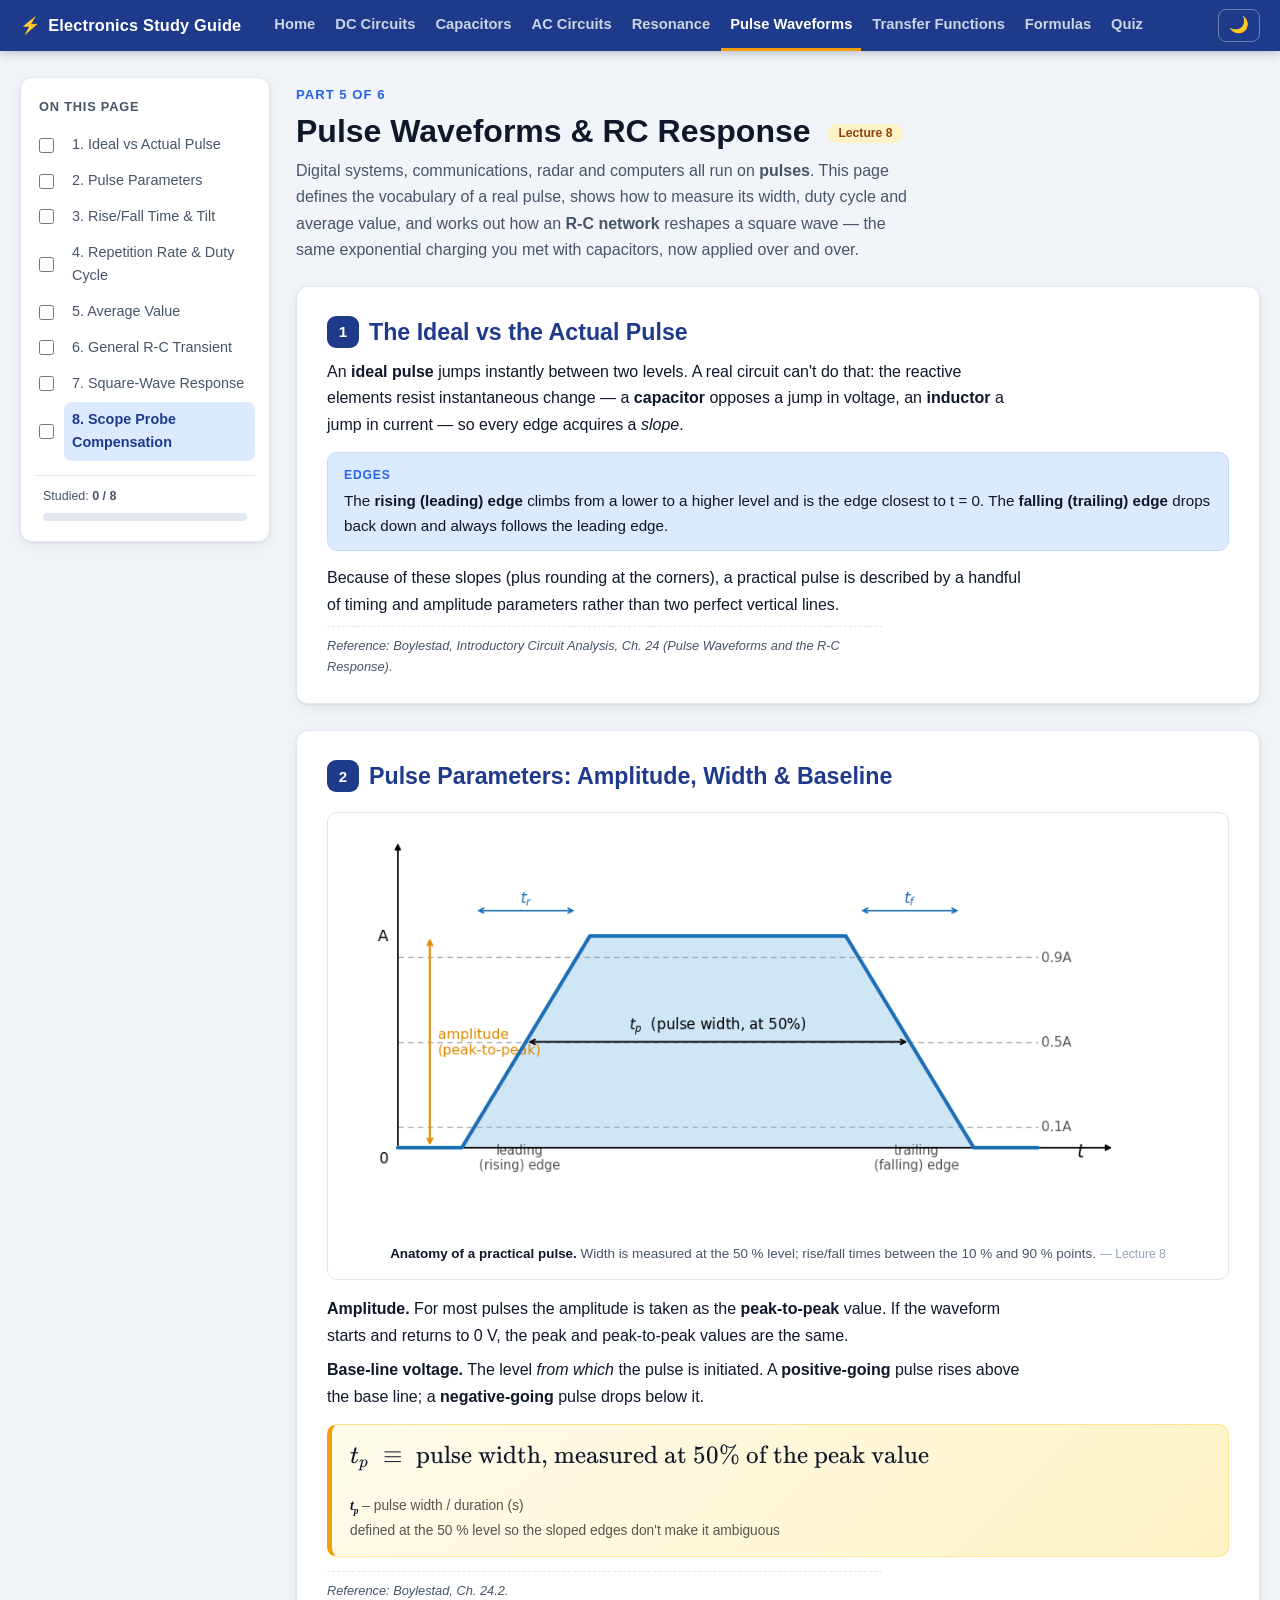
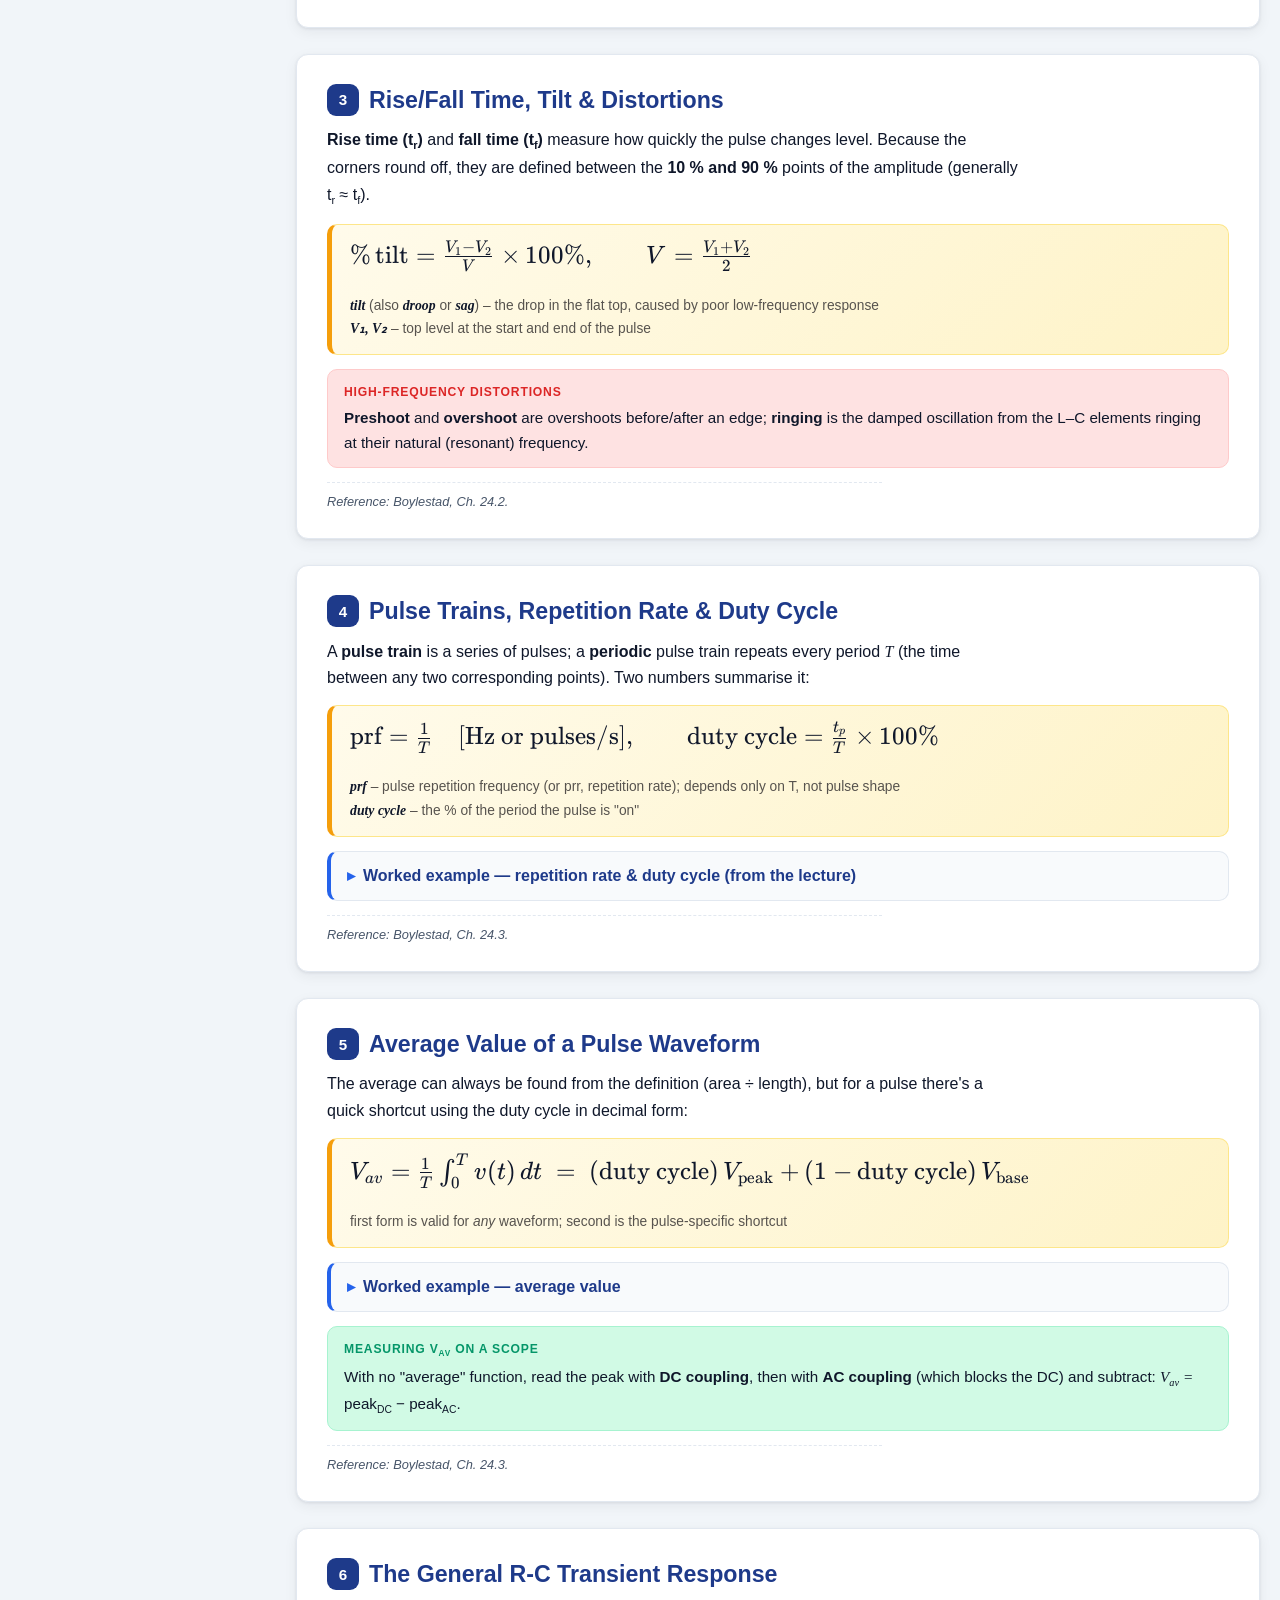
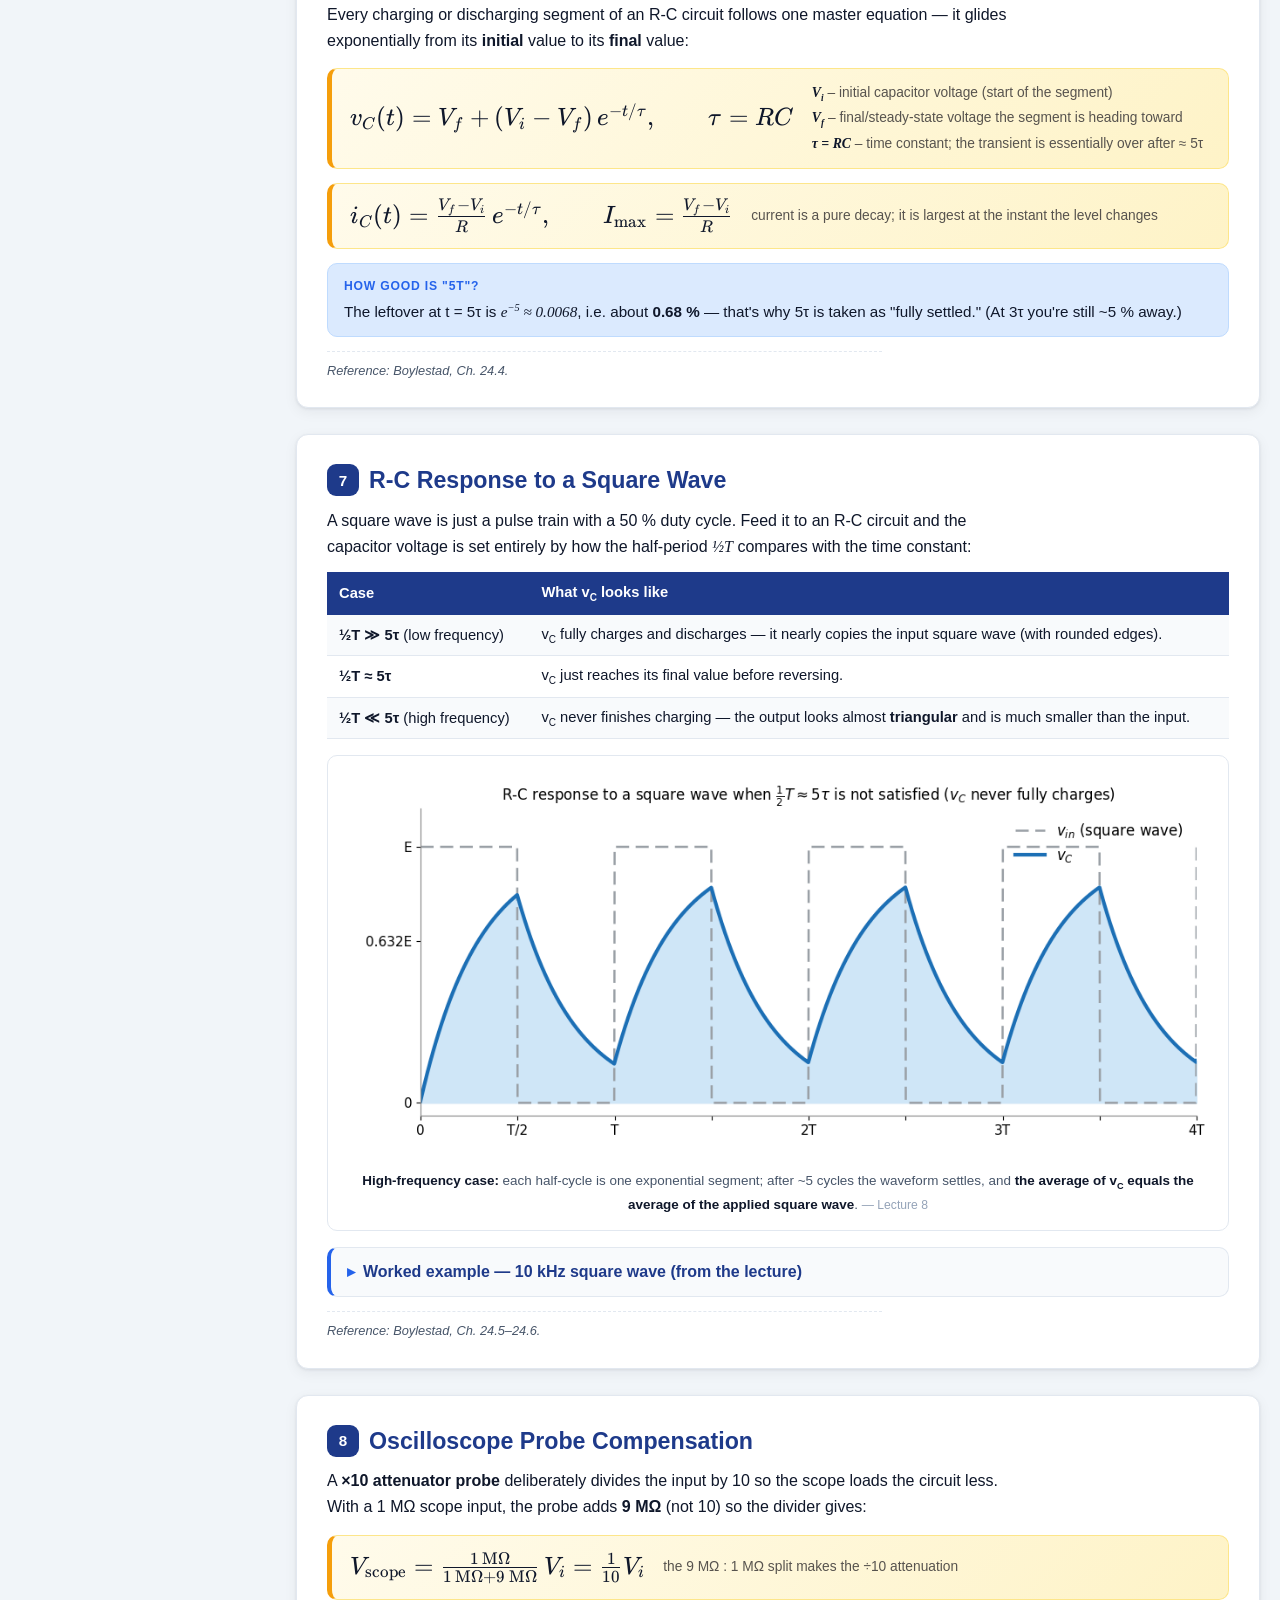
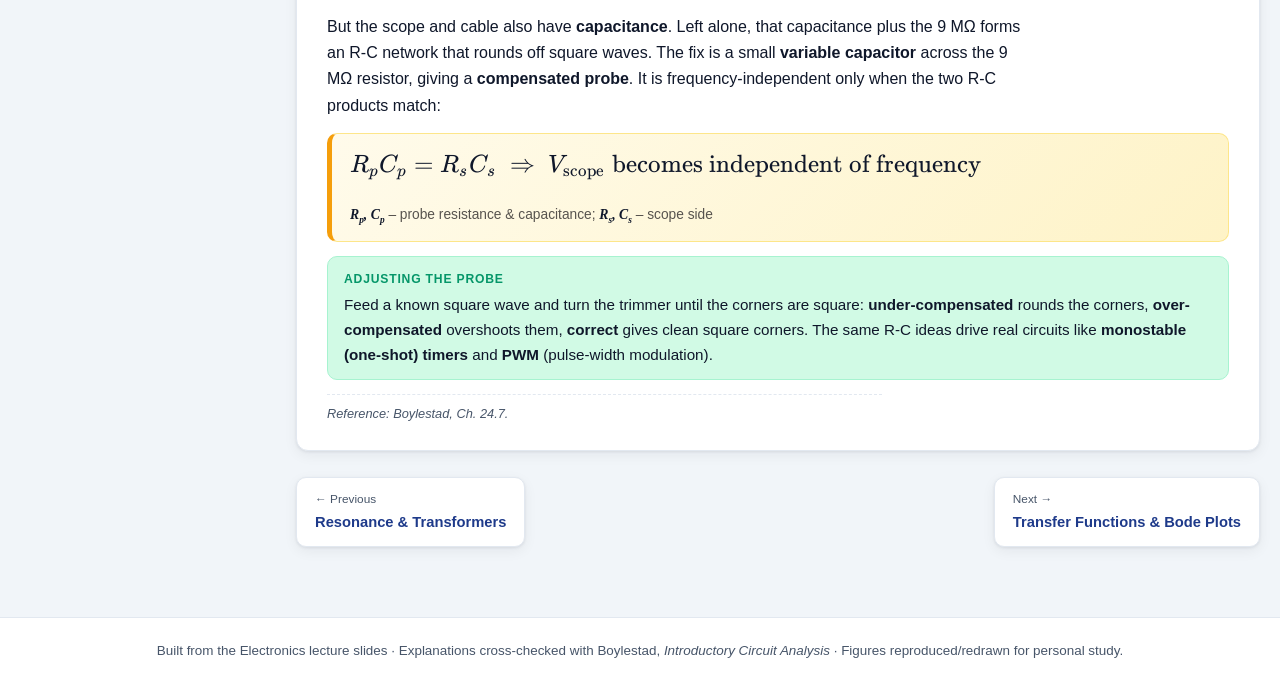
<file: pulse-waveforms.html>
<!DOCTYPE html>
<html lang="en">
<head>
<meta charset="utf-8"/>
<meta content="width=device-width, initial-scale=1" name="viewport"/>
<title>Pulse Waveforms &amp; RC Response — Electronics Study Guide</title>
<link href="css/style.css" rel="stylesheet"/>
<link rel="icon" type="image/svg+xml" href="favicon.svg">
<link rel="stylesheet" href="vendor/katex/katex.min.css">
<meta content="#1e3a8a" name="theme-color"/>
<script>(function(){try{var t=localStorage.getItem("eguide-theme");if(!t&&window.matchMedia&&window.matchMedia("(prefers-color-scheme: dark)").matches){t="dark"}if(t==="dark"){document.documentElement.setAttribute("data-theme","dark")}}catch(e){}})();</script>
</head>
<body data-page="pulse">
<nav class="topnav"><div class="wrap">
<a class="brand" href="index.html"><span class="bolt">⚡</span> Electronics Study Guide</a>
<div class="navlinks" id="navlinks">
<a class="navlink" data-nav="home" href="index.html">Home</a>
<a class="navlink" data-nav="dc" href="dc-circuits.html">DC Circuits</a>
<a class="navlink" data-nav="cap" href="capacitors-inductors.html">Capacitors</a>
<a class="navlink" data-nav="ac" href="ac-circuits.html">AC Circuits</a>
<a class="navlink" data-nav="res" href="resonance-transformers.html">Resonance</a>
<a class="navlink" data-nav="pulse" href="pulse-waveforms.html">Pulse Waveforms</a>
<a class="navlink" data-nav="bode" href="transfer-functions.html">Transfer Functions</a>
<a class="navlink" data-nav="formulas" href="formulas.html">Formulas</a>
<a class="navlink" data-nav="quiz" href="quiz.html">Quiz</a>
</div>
<button aria-label="Toggle dark mode" class="themetoggle" id="themetoggle" title="Toggle dark mode" type="button">🌙</button>
<button aria-expanded="false" aria-label="Menu" class="navtoggle" id="navtoggle" type="button">☰</button>
</div></nav>
<div class="layout">
<aside class="sidebar">
<h3>On this page</h3>
<ul class="toc">
<li><input data-sec="anatomy" title="Mark as studied" type="checkbox"/><a href="#anatomy">1. Ideal vs Actual Pulse</a></li>
<li><input data-sec="params" title="Mark as studied" type="checkbox"/><a href="#params">2. Pulse Parameters</a></li>
<li><input data-sec="timing" title="Mark as studied" type="checkbox"/><a href="#timing">3. Rise/Fall Time &amp; Tilt</a></li>
<li><input data-sec="train" title="Mark as studied" type="checkbox"/><a href="#train">4. Repetition Rate &amp; Duty Cycle</a></li>
<li><input data-sec="average" title="Mark as studied" type="checkbox"/><a href="#average">5. Average Value</a></li>
<li><input data-sec="transient" title="Mark as studied" type="checkbox"/><a href="#transient">6. General R-C Transient</a></li>
<li><input data-sec="square" title="Mark as studied" type="checkbox"/><a href="#square">7. Square-Wave Response</a></li>
<li><input data-sec="probe" title="Mark as studied" type="checkbox"/><a href="#probe">8. Scope Probe Compensation</a></li>
</ul>
<div class="progress-wrap">
<div class="progress-label">Studied: <b>0 / 8</b></div>
<div class="pbar"><span></span></div>
</div>
</aside>
<main>
<div class="page-head">
<span class="crumb">Part 5 of 6</span>
<h1>Pulse Waveforms &amp; RC Response <span class="lecture-tag">Lecture 8</span></h1>
<p class="lead">Digital systems, communications, radar and computers all run on <b>pulses</b>. This page defines the
    vocabulary of a real pulse, shows how to measure its width, duty cycle and average value, and works out how an
    <b>R-C network</b> reshapes a square wave — the same exponential charging you met with capacitors, now applied
    over and over.</p>
</div>

<!-- 1 -->
<section class="topic" id="anatomy">
<h2><span class="nr">1</span> The Ideal vs the Actual Pulse</h2>
<p>An <b>ideal pulse</b> jumps instantly between two levels. A real circuit can't do that: the reactive elements
    resist instantaneous change — a <b>capacitor</b> opposes a jump in voltage, an <b>inductor</b> a jump in current —
    so every edge acquires a <i>slope</i>.</p>
<div class="callout idea"><b class="tag">Edges</b>
    The <b>rising (leading) edge</b> climbs from a lower to a higher level and is the edge closest to t = 0.
    The <b>falling (trailing) edge</b> drops back down and always follows the leading edge.</div>
<p>Because of these slopes (plus rounding at the corners), a practical pulse is described by a handful of timing and
    amplitude parameters rather than two perfect vertical lines.</p>
<p class="ref">Reference: Boylestad, <i>Introductory Circuit Analysis</i>, Ch. 24 (Pulse Waveforms and the R-C Response).</p>
</section>

<!-- 2 -->
<section class="topic" id="params">
<h2><span class="nr">2</span> Pulse Parameters: Amplitude, Width &amp; Baseline</h2>
<figure class="fig">
<img alt="Trapezoidal pulse labelled with amplitude, pulse width at 50%, rise and fall times, leading and trailing edges" src="assets/img/pulse-parameters.png"/>
<figcaption><b>Anatomy of a practical pulse.</b> Width is measured at the 50&nbsp;% level; rise/fall times between the 10&nbsp;% and 90&nbsp;% points. <span class="src-note">— Lecture 8</span></figcaption>
</figure>
<p><b>Amplitude.</b> For most pulses the amplitude is taken as the <b>peak-to-peak</b> value. If the waveform starts
    and returns to 0&nbsp;V, the peak and peak-to-peak values are the same.</p>
<p><b>Base-line voltage.</b> The level <i>from which</i> the pulse is initiated. A <b>positive-going</b> pulse rises
    above the base line; a <b>negative-going</b> pulse drops below it.</p>
<div class="fbox">
<div class="fml ktx">t_p \;\equiv\; \text{pulse width, measured at } 50\% \text{ of the peak value}</div>
<ul class="vars">
<li><b>t<sub>p</sub></b> – pulse width / duration (s)</li>
<li>defined at the 50&nbsp;% level so the sloped edges don't make it ambiguous</li>
</ul>
</div>
<p class="ref">Reference: Boylestad, Ch. 24.2.</p>
</section>

<!-- 3 -->
<section class="topic" id="timing">
<h2><span class="nr">3</span> Rise/Fall Time, Tilt &amp; Distortions</h2>
<p><b>Rise time (t<sub>r</sub>)</b> and <b>fall time (t<sub>f</sub>)</b> measure how quickly the pulse changes level.
    Because the corners round off, they are defined between the <b>10&nbsp;% and 90&nbsp;%</b> points of the amplitude
    (generally t<sub>r</sub> ≈ t<sub>f</sub>).</p>
<div class="fbox">
<div class="fml ktx">\%\,\text{tilt} = \frac{V_1 - V_2}{V}\times 100\%,\qquad V = \frac{V_1 + V_2}{2}</div>
<ul class="vars">
<li><b>tilt</b> (also <b>droop</b> or <b>sag</b>) – the drop in the flat top, caused by poor low-frequency response</li>
<li><b>V₁, V₂</b> – top level at the start and end of the pulse</li>
</ul>
</div>
<div class="callout warn"><b class="tag">High-frequency distortions</b>
    <b>Preshoot</b> and <b>overshoot</b> are overshoots before/after an edge; <b>ringing</b> is the damped oscillation
    from the L–C elements ringing at their natural (resonant) frequency.</div>
<p class="ref">Reference: Boylestad, Ch. 24.2.</p>
</section>

<!-- 4 -->
<section class="topic" id="train">
<h2><span class="nr">4</span> Pulse Trains, Repetition Rate &amp; Duty Cycle</h2>
<p>A <b>pulse train</b> is a series of pulses; a <b>periodic</b> pulse train repeats every period <span class="m">T</span>
    (the time between any two corresponding points). Two numbers summarise it:</p>
<div class="fbox">
<div class="fml ktx">\text{prf} = \frac{1}{T}\quad[\text{Hz or pulses/s}],\qquad \text{duty cycle} = \frac{t_p}{T}\times 100\%</div>
<ul class="vars">
<li><b>prf</b> – pulse repetition frequency (or prr, repetition rate); depends only on T, not pulse shape</li>
<li><b>duty cycle</b> – the % of the period the pulse is "on"</li>
</ul>
</div>
<details class="example"><summary>Worked example — repetition rate &amp; duty cycle (from the lecture)</summary>
<div class="body">
<p>A trigger waveform reads <b>2.6 div</b> per period and a pulse of <b>0.2 div</b> at 10 µs/div:</p>
<p class="fml ktx">T = 2.6\times 10\,\mu s = 26\,\mu s \;\Rightarrow\; \text{prf} = \tfrac{1}{26\,\mu s} \approx 38\,\text{kHz}</p>
<p class="fml ktx">t_p = 0.2\times 10\,\mu s = 2\,\mu s \;\Rightarrow\; \text{duty cycle} = \tfrac{2}{26}\times 100\% \approx 7.7\%</p>
</div>
</details>
<p class="ref">Reference: Boylestad, Ch. 24.3.</p>
</section>

<!-- 5 -->
<section class="topic" id="average">
<h2><span class="nr">5</span> Average Value of a Pulse Waveform</h2>
<p>The average can always be found from the definition (area ÷ length), but for a pulse there's a quick shortcut using
    the duty cycle in decimal form:</p>
<div class="fbox">
<div class="fml ktx">V_{av} = \frac{1}{T}\int_0^{T} v(t)\,dt \;=\; (\text{duty cycle})\,V_{\text{peak}} + (1-\text{duty cycle})\,V_{\text{base}}</div>
<ul class="vars">
<li>first form is valid for <i>any</i> waveform; second is the pulse-specific shortcut</li>
</ul>
</div>
<details class="example"><summary>Worked example — average value</summary>
<div class="body">
<p>A pulse sits at <b>8 mV</b> for 4 µs of a 10 µs period and at a <b>2 mV</b> base line for the rest (duty cycle 0.4):</p>
<p class="fml ktx">V_{av} = (0.4)(8\,\text{mV}) + (0.6)(2\,\text{mV}) = 3.2 + 1.2 = 4.4\,\text{mV}</p>
</div>
</details>
<div class="callout tip"><b class="tag">Measuring V<sub>av</sub> on a scope</b>
    With no "average" function, read the peak with <b>DC coupling</b>, then with <b>AC coupling</b> (which blocks the
    DC) and subtract: <span class="m">V<sub>av</sub> = </span> peak<sub>DC</sub> − peak<sub>AC</sub>.</div>
<p class="ref">Reference: Boylestad, Ch. 24.3.</p>
</section>

<!-- 6 -->
<section class="topic" id="transient">
<h2><span class="nr">6</span> The General R-C Transient Response</h2>
<p>Every charging or discharging segment of an R-C circuit follows one master equation — it glides exponentially from
    its <b>initial</b> value to its <b>final</b> value:</p>
<div class="fbox">
<div class="fml ktx">v_C(t) = V_f + (V_i - V_f)\,e^{-t/\tau},\qquad \tau = RC</div>
<ul class="vars">
<li><b>V<sub>i</sub></b> – initial capacitor voltage (start of the segment)</li>
<li><b>V<sub>f</sub></b> – final/steady-state voltage the segment is heading toward</li>
<li><b>τ = RC</b> – time constant; the transient is essentially over after ≈ 5τ</li>
</ul>
</div>
<div class="fbox">
<div class="fml ktx">i_C(t) = \frac{V_f - V_i}{R}\,e^{-t/\tau},\qquad I_{\max} = \frac{V_f - V_i}{R}</div>
<ul class="vars"><li>current is a pure decay; it is largest at the instant the level changes</li></ul>
</div>
<div class="callout idea"><b class="tag">How good is "5τ"?</b>
    The leftover at t = 5τ is <span class="m">e<sup>−5</sup> ≈ 0.0068</span>, i.e. about <b>0.68 %</b> — that's why
    5τ is taken as "fully settled." (At 3τ you're still ~5 % away.)</div>
<p class="ref">Reference: Boylestad, Ch. 24.4.</p>
</section>

<!-- 7 -->
<section class="topic" id="square">
<h2><span class="nr">7</span> R-C Response to a Square Wave</h2>
<p>A square wave is just a pulse train with a 50&nbsp;% duty cycle. Feed it to an R-C circuit and the capacitor voltage
    is set entirely by how the half-period <span class="m">½T</span> compares with the time constant:</p>
<table class="data">
<tr><th>Case</th><th>What v<sub>C</sub> looks like</th></tr>
<tr><td><b>½T ≫ 5τ</b> (low frequency)</td><td>v<sub>C</sub> fully charges and discharges — it nearly copies the input square wave (with rounded edges).</td></tr>
<tr><td><b>½T ≈ 5τ</b></td><td>v<sub>C</sub> just reaches its final value before reversing.</td></tr>
<tr><td><b>½T ≪ 5τ</b> (high frequency)</td><td>v<sub>C</sub> never finishes charging — the output looks almost <b>triangular</b> and is much smaller than the input.</td></tr>
</table>
<figure class="fig">
<img alt="Capacitor voltage responding to a square wave, charging and discharging exponentially toward a steady state" src="assets/img/rc-square-response.png"/>
<figcaption><b>High-frequency case:</b> each half-cycle is one exponential segment; after ~5 cycles the waveform settles, and <b>the average of v<sub>C</sub> equals the average of the applied square wave</b>. <span class="src-note">— Lecture 8</span></figcaption>
</figure>
<details class="example"><summary>Worked example — 10 kHz square wave (from the lecture)</summary>
<div class="body">
<p>R = 5 kΩ, C = 10 nF, so <span class="m">τ = RC = 50 µs</span>. A 10 kHz square wave has
    <span class="m">T = 100 µs</span>, hence <span class="m">½T = 50 µs = τ</span> — the half-period equals one
    time constant, so v<sub>C</sub> reaches only 63.2&nbsp;% before the input flips:</p>
<p class="fml ktx">v_C(\tau) = 10\,\text{mV}\,(1 - e^{-1}) = 10\,\text{mV}\,(0.632) = 6.32\,\text{mV}</p>
<p class="muted">Steady state is reached within about five cycles; the current i<sub>C</sub> becomes symmetric so its
    average over a cycle is zero — exactly what a series capacitor (an open circuit to DC) demands.</p>
</div>
</details>
<p class="ref">Reference: Boylestad, Ch. 24.5–24.6.</p>
</section>

<!-- 8 -->
<section class="topic" id="probe">
<h2><span class="nr">8</span> Oscilloscope Probe Compensation</h2>
<p>A <b>×10 attenuator probe</b> deliberately divides the input by 10 so the scope loads the circuit less. With a
    1&nbsp;MΩ scope input, the probe adds <b>9&nbsp;MΩ</b> (not 10) so the divider gives:</p>
<div class="fbox">
<div class="fml ktx">V_{\text{scope}} = \frac{1\,\text{M}\Omega}{1\,\text{M}\Omega + 9\,\text{M}\Omega}\,V_i = \tfrac{1}{10}V_i</div>
<ul class="vars"><li>the 9 MΩ : 1 MΩ split makes the ÷10 attenuation</li></ul>
</div>
<p>But the scope and cable also have <b>capacitance</b>. Left alone, that capacitance plus the 9 MΩ forms an R-C
    network that rounds off square waves. The fix is a small <b>variable capacitor</b> across the 9 MΩ resistor,
    giving a <b>compensated probe</b>. It is frequency-independent only when the two R-C products match:</p>
<div class="fbox">
<div class="fml ktx">R_p C_p = R_s C_s \;\Rightarrow\; V_{\text{scope}} \text{ becomes independent of frequency}</div>
<ul class="vars">
<li><b>R<sub>p</sub>, C<sub>p</sub></b> – probe resistance &amp; capacitance; <b>R<sub>s</sub>, C<sub>s</sub></b> – scope side</li>
</ul>
</div>
<div class="callout tip"><b class="tag">Adjusting the probe</b>
    Feed a known square wave and turn the trimmer until the corners are square:
    <b>under-compensated</b> rounds the corners, <b>over-compensated</b> overshoots them, <b>correct</b> gives clean
    square corners. The same R-C ideas drive real circuits like <b>monostable (one-shot) timers</b> and
    <b>PWM</b> (pulse-width modulation).</div>
<p class="ref">Reference: Boylestad, Ch. 24.7.</p>
</section>

<div class="next-prev">
<a href="resonance-transformers.html"><span class="sub">← Previous</span> Resonance &amp; Transformers</a>
<a href="transfer-functions.html"><span class="sub">Next →</span> Transfer Functions &amp; Bode Plots</a>
</div>
</main>
</div>
<footer class="site">
  Built from the Electronics lecture slides · Explanations cross-checked with Boylestad,
  <i>Introductory Circuit Analysis</i> · Figures reproduced/redrawn for personal study.
</footer>
<script src="vendor/katex/katex.min.js"></script>
<script src="js/main.js"></script>
</body>
</html>
</file>
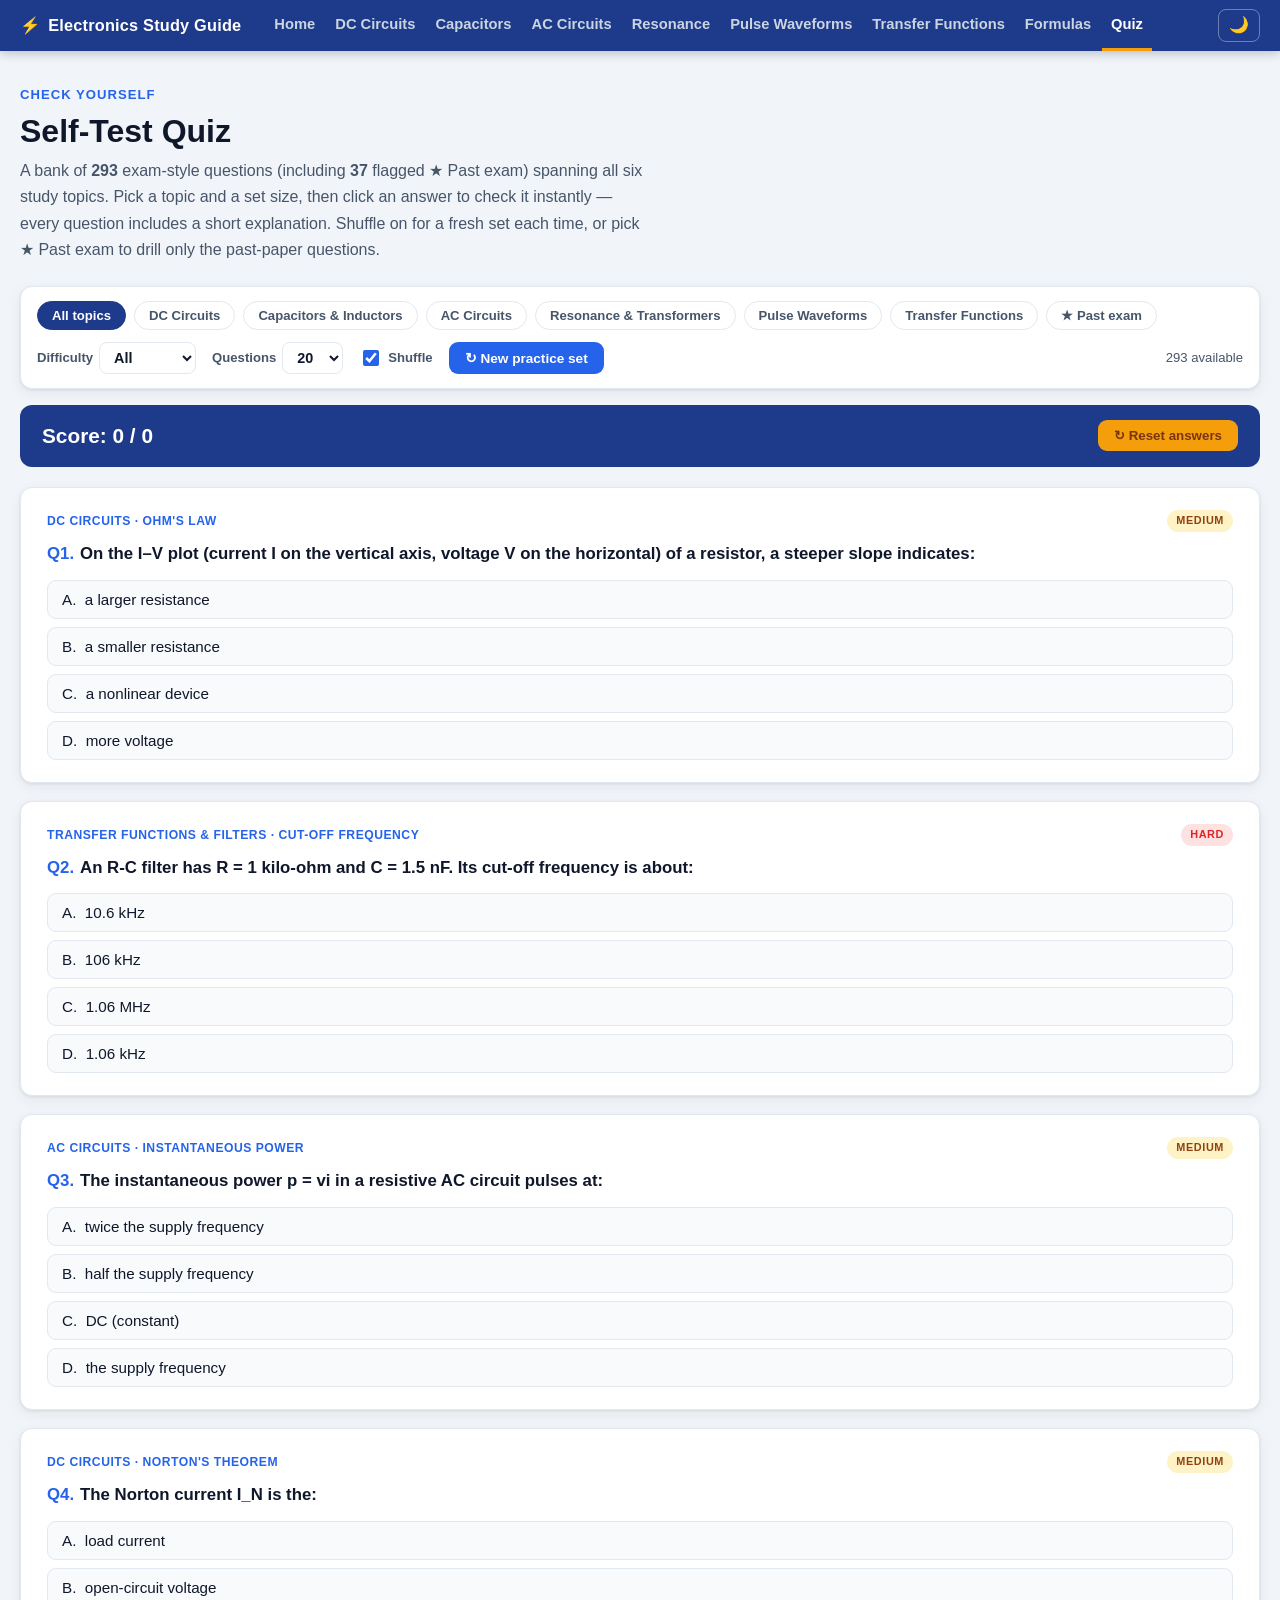
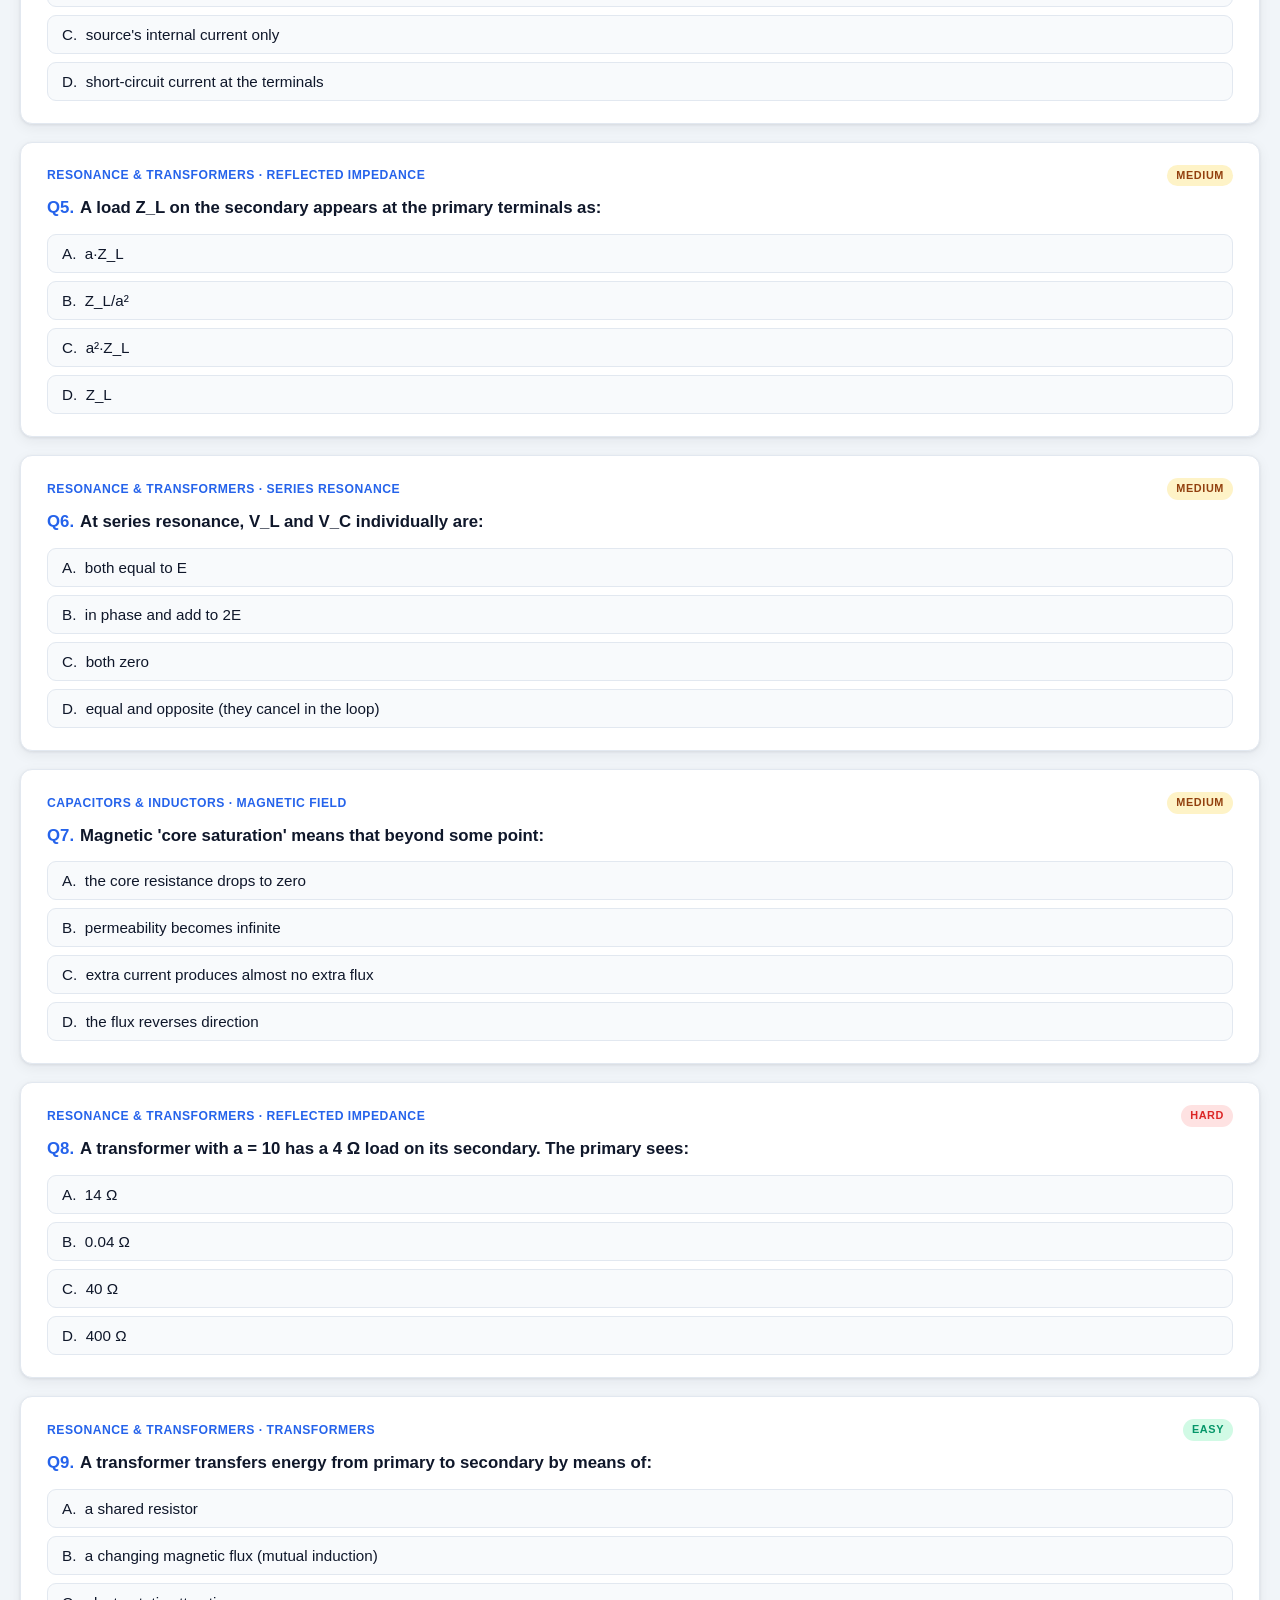
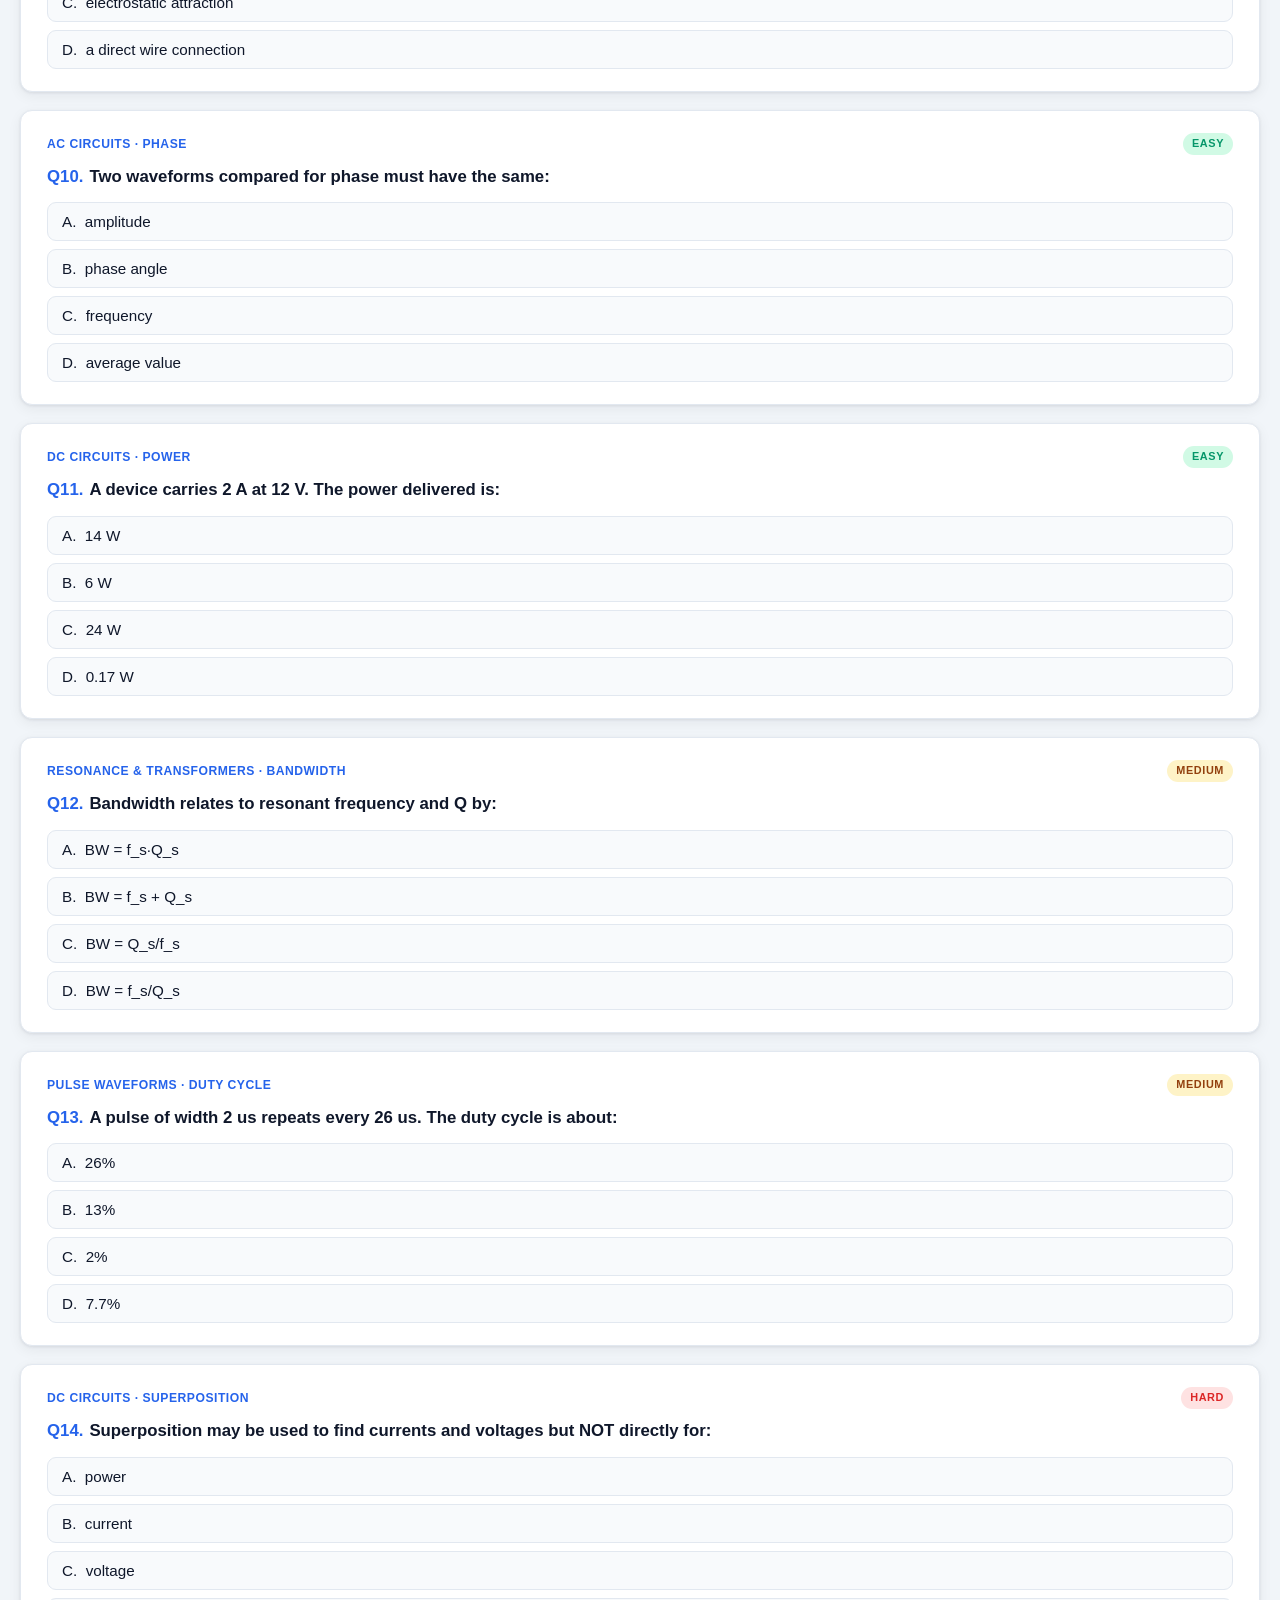
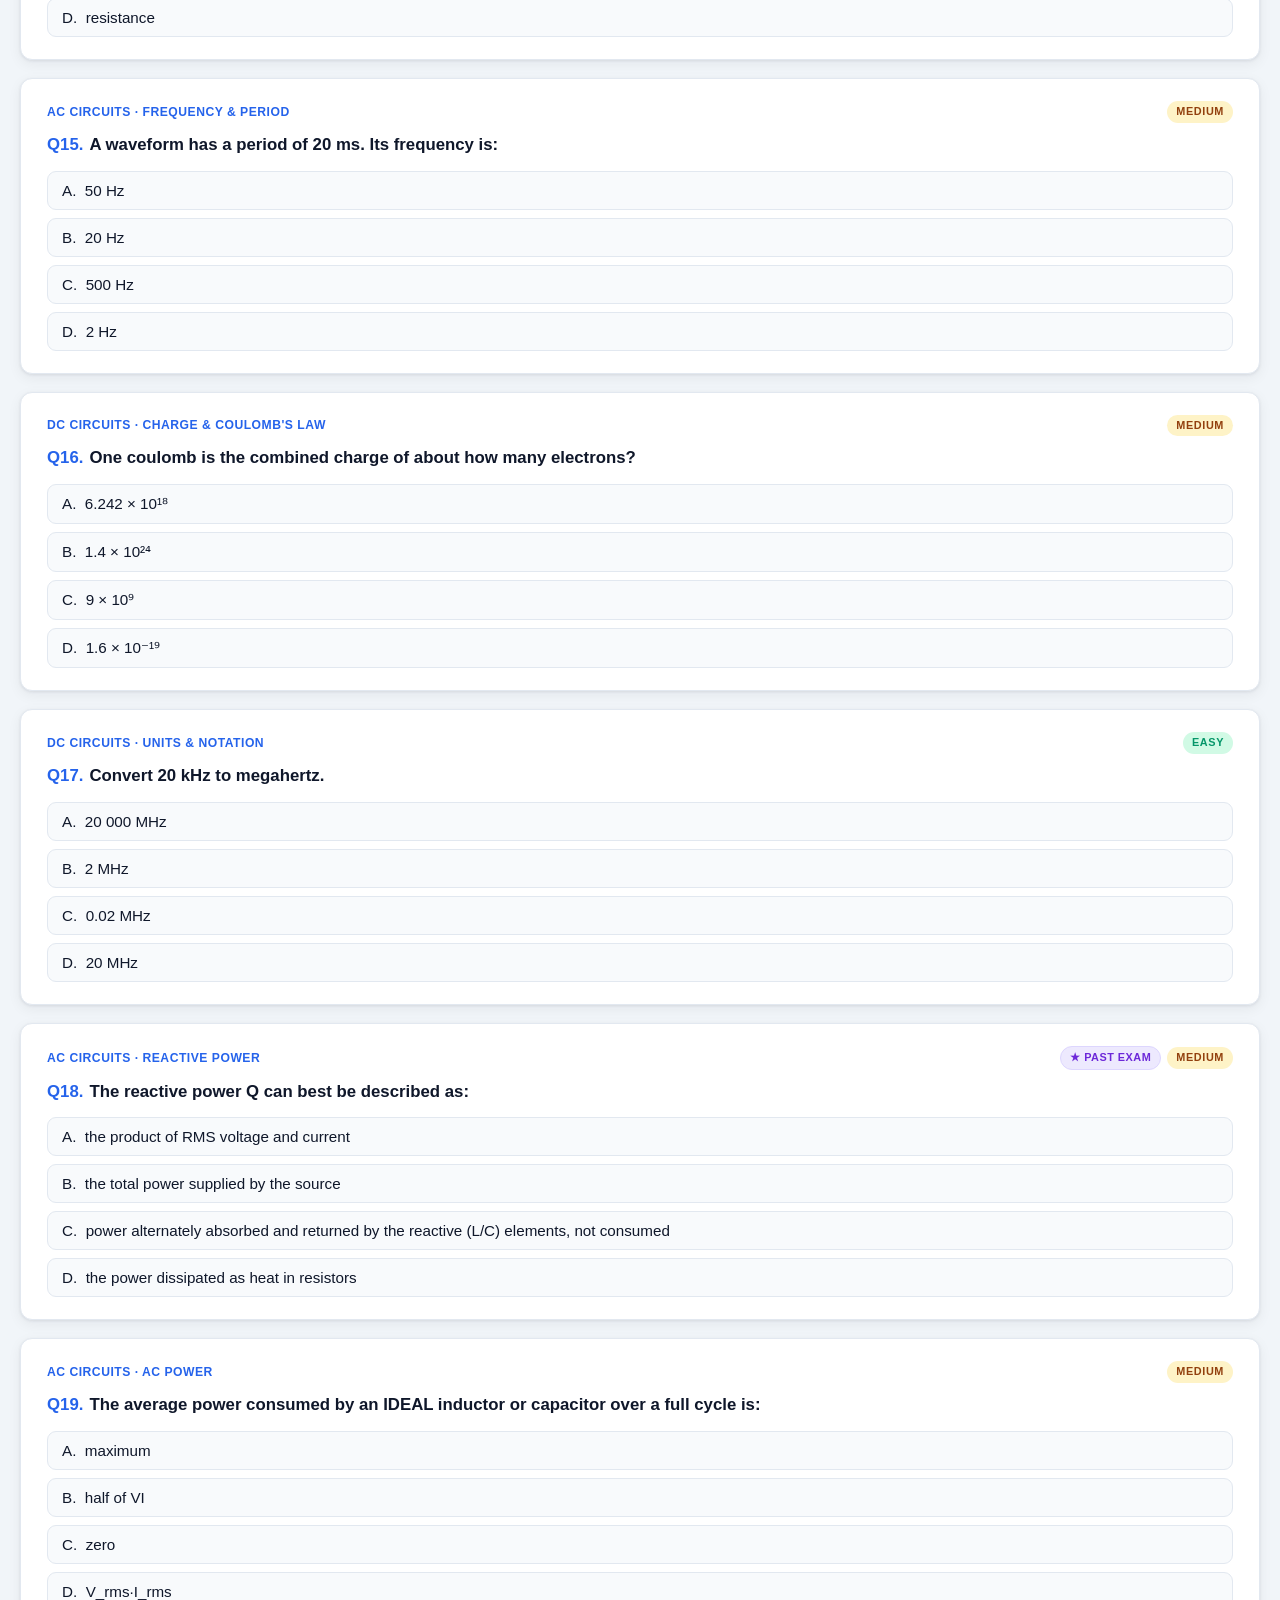
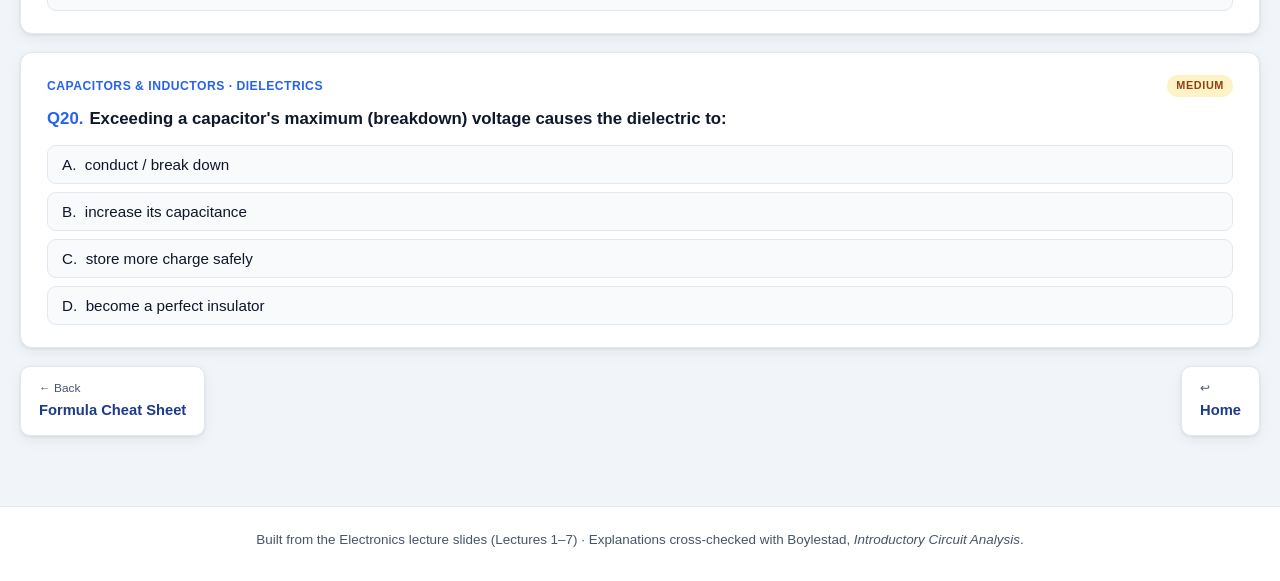
<file: quiz.html>
<!DOCTYPE html>
<html lang="en">
<head>
<meta charset="UTF-8">
<meta name="viewport" content="width=device-width, initial-scale=1">
<title>Self-Test Quiz — Electronics Study Guide</title>
<link rel="stylesheet" href="css/style.css">
<link rel="icon" type="image/svg+xml" href="favicon.svg">
<meta name="theme-color" content="#1e3a8a">
<script>(function(){try{var t=localStorage.getItem("eguide-theme");if(!t&&window.matchMedia&&window.matchMedia("(prefers-color-scheme: dark)").matches){t="dark"}if(t==="dark"){document.documentElement.setAttribute("data-theme","dark")}}catch(e){}})();</script>
</head>
<body data-page="quiz">

<nav class="topnav"><div class="wrap">
  <a class="brand" href="index.html"><span class="bolt">⚡</span> Electronics Study Guide</a>
  <div class="navlinks" id="navlinks">
<a class="navlink" data-nav="home" href="index.html">Home</a>
<a class="navlink" data-nav="dc" href="dc-circuits.html">DC Circuits</a>
<a class="navlink" data-nav="cap" href="capacitors-inductors.html">Capacitors</a>
<a class="navlink" data-nav="ac" href="ac-circuits.html">AC Circuits</a>
<a class="navlink" data-nav="res" href="resonance-transformers.html">Resonance</a>
<a class="navlink" data-nav="pulse" href="pulse-waveforms.html">Pulse Waveforms</a>
<a class="navlink" data-nav="bode" href="transfer-functions.html">Transfer Functions</a>
<a class="navlink" data-nav="formulas" href="formulas.html">Formulas</a>
<a class="navlink" data-nav="quiz" href="quiz.html">Quiz</a>
</div>
  <button class="themetoggle" id="themetoggle" type="button" aria-label="Toggle dark mode" title="Toggle dark mode">🌙</button>
  <button class="navtoggle" id="navtoggle" type="button" aria-label="Menu" aria-expanded="false">☰</button>
</div></nav>

<div class="layout single">
<main>
  <div class="page-head">
    <span class="crumb">Check yourself</span>
    <h1>Self-Test Quiz</h1>
    <p class="lead">A bank of <b id="bankcount">200+</b> exam-style questions (including <b id="examcount">0</b> flagged ★ Past exam) spanning all six study topics. Pick a
    topic and a set size, then click an answer to check it instantly — every question includes a short
    explanation. Shuffle on for a fresh set each time, or pick ★ Past exam to drill only the past-paper questions.</p>
  </div>

  <div class="quiz-controls">
    <div class="qc-chips" id="catchips" role="group" aria-label="Filter by topic">
      <button class="fchip on" data-cat="all">All topics</button>
      <button class="fchip" data-cat="dc">DC Circuits</button>
      <button class="fchip" data-cat="cap">Capacitors &amp; Inductors</button>
      <button class="fchip" data-cat="ac">AC Circuits</button>
      <button class="fchip" data-cat="res">Resonance &amp; Transformers</button>
      <button class="fchip" data-cat="pulse">Pulse Waveforms</button>
      <button class="fchip" data-cat="bode">Transfer Functions</button>
      <button class="fchip qc-exam-chip" data-cat="exam">★ Past exam</button>
    </div>
    <div class="qc-row">
      <label class="qc-field">Difficulty
        <select id="diffsel">
          <option value="all">All</option>
          <option value="easy">Easy</option>
          <option value="medium">Medium</option>
          <option value="hard">Hard</option>
        </select>
      </label>
      <label class="qc-field">Questions
        <select id="sizesel">
          <option value="10">10</option>
          <option value="20" selected>20</option>
          <option value="30">30</option>
          <option value="50">50</option>
          <option value="all">All</option>
        </select>
      </label>
      <label class="qc-field qc-check"><input type="checkbox" id="shufflechk" checked> Shuffle</label>
      <button id="newset" class="qc-btn" type="button">↻ New practice set</button>
      <span class="qc-count" id="poolcount"></span>
    </div>
  </div>

  <div class="score-banner">
    <span class="big" id="scoretext">Score: 0 / 0</span>
    <span id="scoremsg" style="opacity:.85"></span>
    <button id="resetquiz" style="margin-left:auto">↻ Reset answers</button>
  </div>

  <div id="quiz"></div>
  <p id="emptymsg" class="qc-empty" hidden>No questions match these filters. Try “All topics” or a different difficulty.</p>

  <div class="next-prev">
    <a href="formulas.html"><span class="sub">← Back</span> Formula Cheat Sheet</a>
    <a href="index.html"><span class="sub">↩</span> Home</a>
  </div>
</main>
</div>

<footer class="site">
  Built from the Electronics lecture slides (Lectures 1–7) · Explanations cross-checked with Boylestad,
  <i>Introductory Circuit Analysis</i>.
</footer>

<script src="js/questions.js"></script>
<script src="js/main.js"></script>
<script>
(function () {
  "use strict";

  var ALL = (window.QUIZ_QUESTIONS || []).slice();
  var CAT_NAMES = { dc: "DC Circuits", cap: "Capacitors & Inductors", ac: "AC Circuits", res: "Resonance & Transformers", pulse: "Pulse Waveforms", bode: "Transfer Functions & Filters" };
  var PREFS_KEY = "eguide-quiz-prefs";

  var quiz = document.getElementById("quiz");
  var emptyMsg = document.getElementById("emptymsg");
  var catchips = document.getElementById("catchips");
  var diffSel = document.getElementById("diffsel");
  var sizeSel = document.getElementById("sizesel");
  var shuffleChk = document.getElementById("shufflechk");
  var poolCount = document.getElementById("poolcount");

  var state = { cat: "all", set: [], answered: 0, correct: 0 };

  document.getElementById("bankcount").textContent = ALL.length;
  var examEl = document.getElementById("examcount");
  if (examEl) examEl.textContent = ALL.filter(function (q) { return q.src === "exam"; }).length;

  function loadPrefs() {
    try { return JSON.parse(localStorage.getItem(PREFS_KEY)) || {}; } catch (e) { return {}; }
  }
  function savePrefs() {
    try {
      localStorage.setItem(PREFS_KEY, JSON.stringify({
        cat: state.cat, diff: diffSel.value, size: sizeSel.value, shuffle: shuffleChk.checked
      }));
    } catch (e) { /* private mode */ }
  }
  (function applyPrefs() {
    var p = loadPrefs();
    if (p.cat) state.cat = p.cat;
    if (p.diff) diffSel.value = p.diff;
    if (p.size) sizeSel.value = p.size;
    if (typeof p.shuffle === "boolean") shuffleChk.checked = p.shuffle;
    catchips.querySelectorAll(".fchip").forEach(function (c) {
      c.classList.toggle("on", c.dataset.cat === state.cat);
    });
  })();

  function esc(s) { var d = document.createElement("div"); d.textContent = s; return d.innerHTML; }

  function shuffle(arr) {
    for (var i = arr.length - 1; i > 0; i--) {
      var j = Math.floor(Math.random() * (i + 1));
      var t = arr[i]; arr[i] = arr[j]; arr[j] = t;
    }
    return arr;
  }

  function buildSet() {
    var diff = diffSel.value;
    var pool = ALL.filter(function (q) {
      var catOk = state.cat === "all" ? true
                : state.cat === "exam" ? (q.src === "exam")
                : (q.cat === state.cat);
      return catOk && (diff === "all" || q.diff === diff);
    });

    poolCount.textContent = pool.length + " available";

    if (shuffleChk.checked) shuffle(pool);

    var size = sizeSel.value === "all" ? pool.length : Math.min(parseInt(sizeSel.value, 10), pool.length);
    var chosen = pool.slice(0, size);

    state.set = chosen.map(function (q) {
      var order = q.o.map(function (_, i) { return i; });
      if (shuffleChk.checked) shuffle(order);
      return {
        q: q,
        opts: order.map(function (i) { return q.o[i]; }),
        a: order.indexOf(q.a)
      };
    });

    state.answered = 0;
    state.correct = 0;
    render();
    updateScore();
  }

  function render() {
    quiz.innerHTML = "";
    emptyMsg.hidden = state.set.length > 0;

    state.set.forEach(function (inst, qi) {
      var q = inst.q;
      var card = document.createElement("div");
      card.className = "qcard";
      var srcBadge = q.src === "exam" ? "<span class='qsrc' title='From a past exam paper'>★ Past exam</span>" : "";
      var h = "<div class='qmeta'><span class='qtopic'>" + esc(CAT_NAMES[q.cat] || "") +
              " · " + esc(q.topic) + "</span><span class='qbadges'>" + srcBadge +
              "<span class='qdiff " + q.diff + "'>" + q.diff + "</span></span></div>";
      h += "<h3><span class='qno'>Q" + (qi + 1) + ".</span>" + esc(q.t) + "</h3><div class='opts'>";
      inst.opts.forEach(function (opt, oi) {
        h += "<button class='opt' data-q='" + qi + "' data-o='" + oi + "'>" +
             String.fromCharCode(65 + oi) + ".&nbsp; " + esc(opt) + "</button>";
      });
      h += "</div><div class='qexpl'>" + esc(q.e) + "</div>";
      card.innerHTML = h;
      quiz.appendChild(card);
    });

    quiz.querySelectorAll(".opt").forEach(function (btn) {
      btn.addEventListener("click", onAnswer);
    });
  }

  function onAnswer(ev) {
    var btn = ev.currentTarget;
    var qi = +btn.dataset.q, oi = +btn.dataset.o;
    var inst = state.set[qi];
    var card = btn.closest(".qcard");
    if (card.dataset.done) return;
    card.dataset.done = "1";
    state.answered++;
    var ok = oi === inst.a;
    if (ok) state.correct++;
    card.querySelectorAll(".opt").forEach(function (b) {
      b.disabled = true;
      if (+b.dataset.o === inst.a) b.classList.add("correct");
    });
    if (!ok) btn.classList.add("wrong");
    card.querySelector(".qexpl").classList.add("show");
    updateScore();
  }

  function updateScore() {
    var total = state.set.length;
    document.getElementById("scoretext").textContent = "Score: " + state.correct + " / " + state.answered;
    var msg = "";
    if (total && state.answered === total) {
      var pct = state.correct / total;
      msg = pct === 1 ? "Perfect! You're ready." :
            pct >= 0.8 ? "Great - review the misses and you're set." :
            pct >= 0.5 ? "Solid - revisit the linked sections for the gaps." :
                         "Go back through the guide section by section, then retry.";
      msg = "Finished " + total + ": " + state.correct + "/" + total + ". " + msg;
    }
    document.getElementById("scoremsg").textContent = msg;
  }

  catchips.querySelectorAll(".fchip").forEach(function (chip) {
    chip.addEventListener("click", function () {
      catchips.querySelectorAll(".fchip").forEach(function (c) { c.classList.remove("on"); });
      chip.classList.add("on");
      state.cat = chip.dataset.cat;
      savePrefs(); buildSet();
    });
  });
  diffSel.addEventListener("change", function () { savePrefs(); buildSet(); });
  sizeSel.addEventListener("change", function () { savePrefs(); buildSet(); });
  shuffleChk.addEventListener("change", function () { savePrefs(); buildSet(); });
  document.getElementById("newset").addEventListener("click", buildSet);
  document.getElementById("resetquiz").addEventListener("click", function () {
    state.answered = 0; state.correct = 0; render(); updateScore();
  });

  buildSet();
})();
</script>
</body>
</html>
</file>
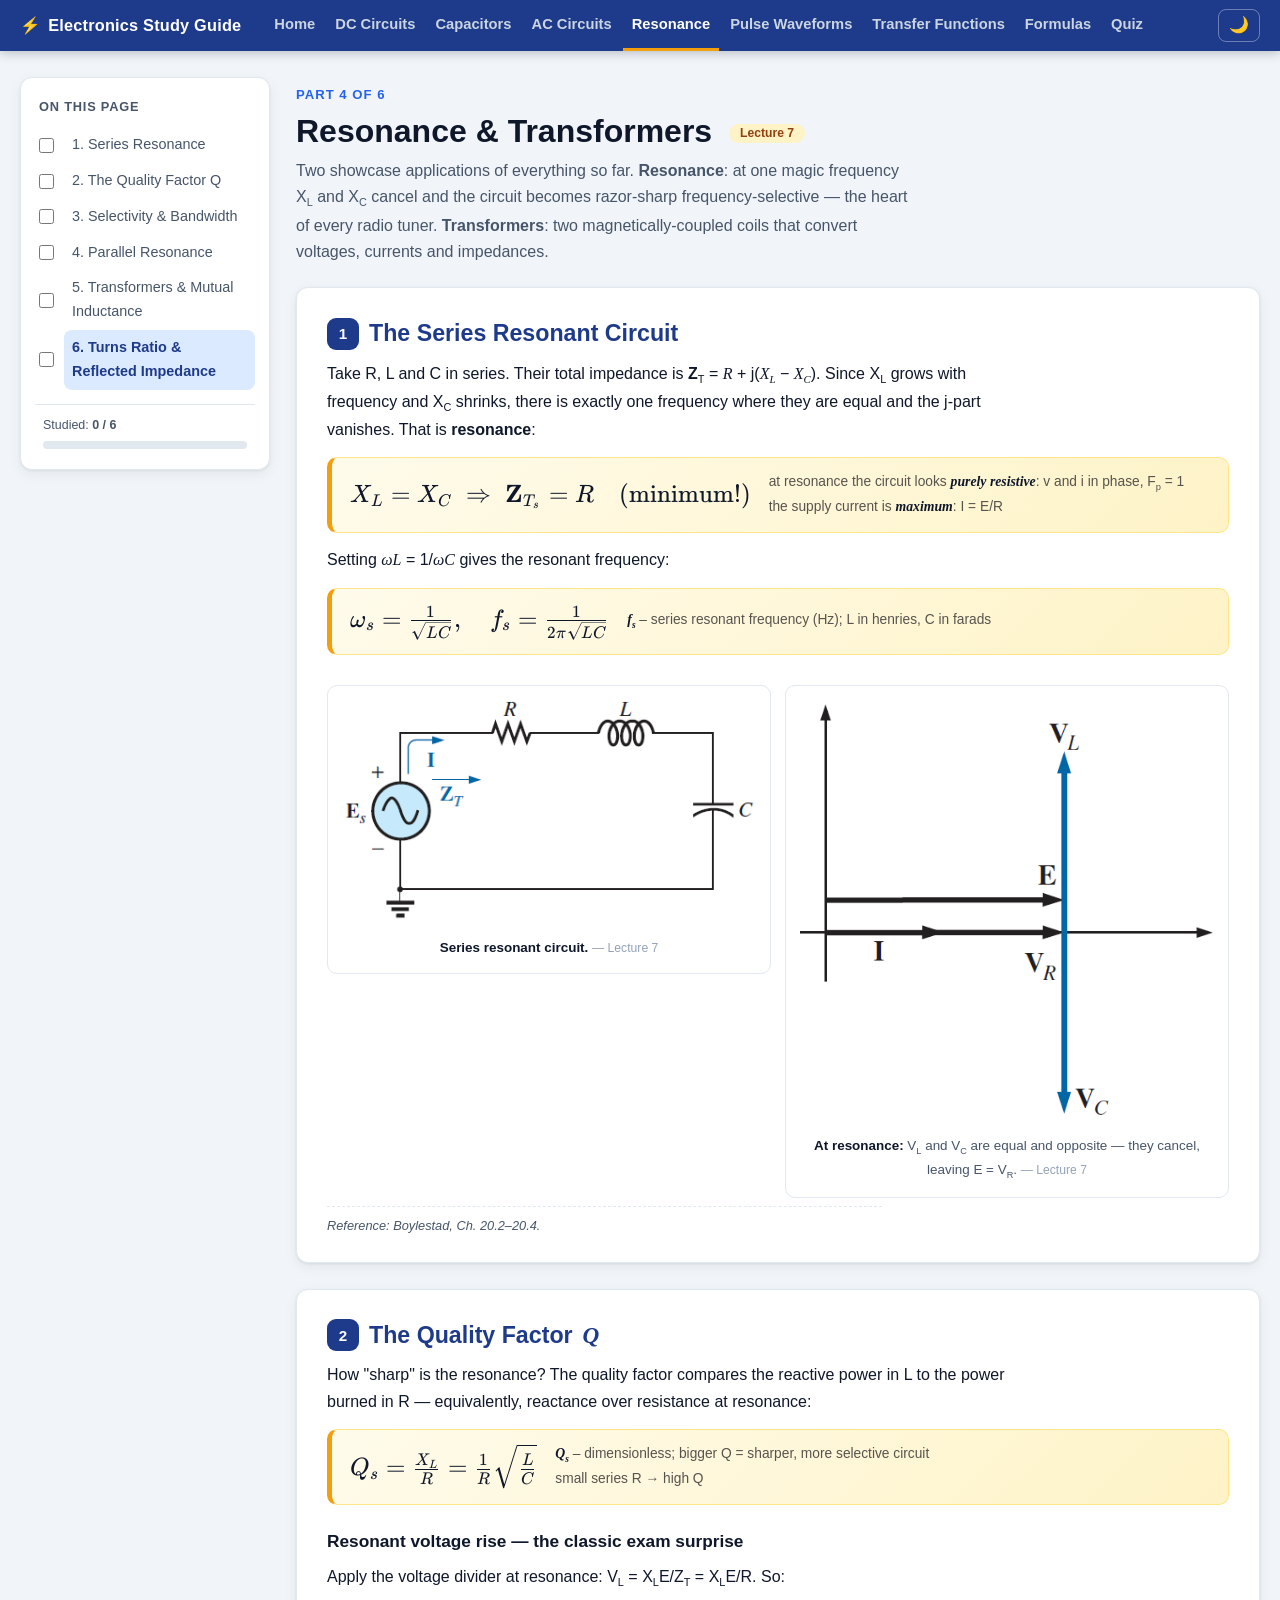
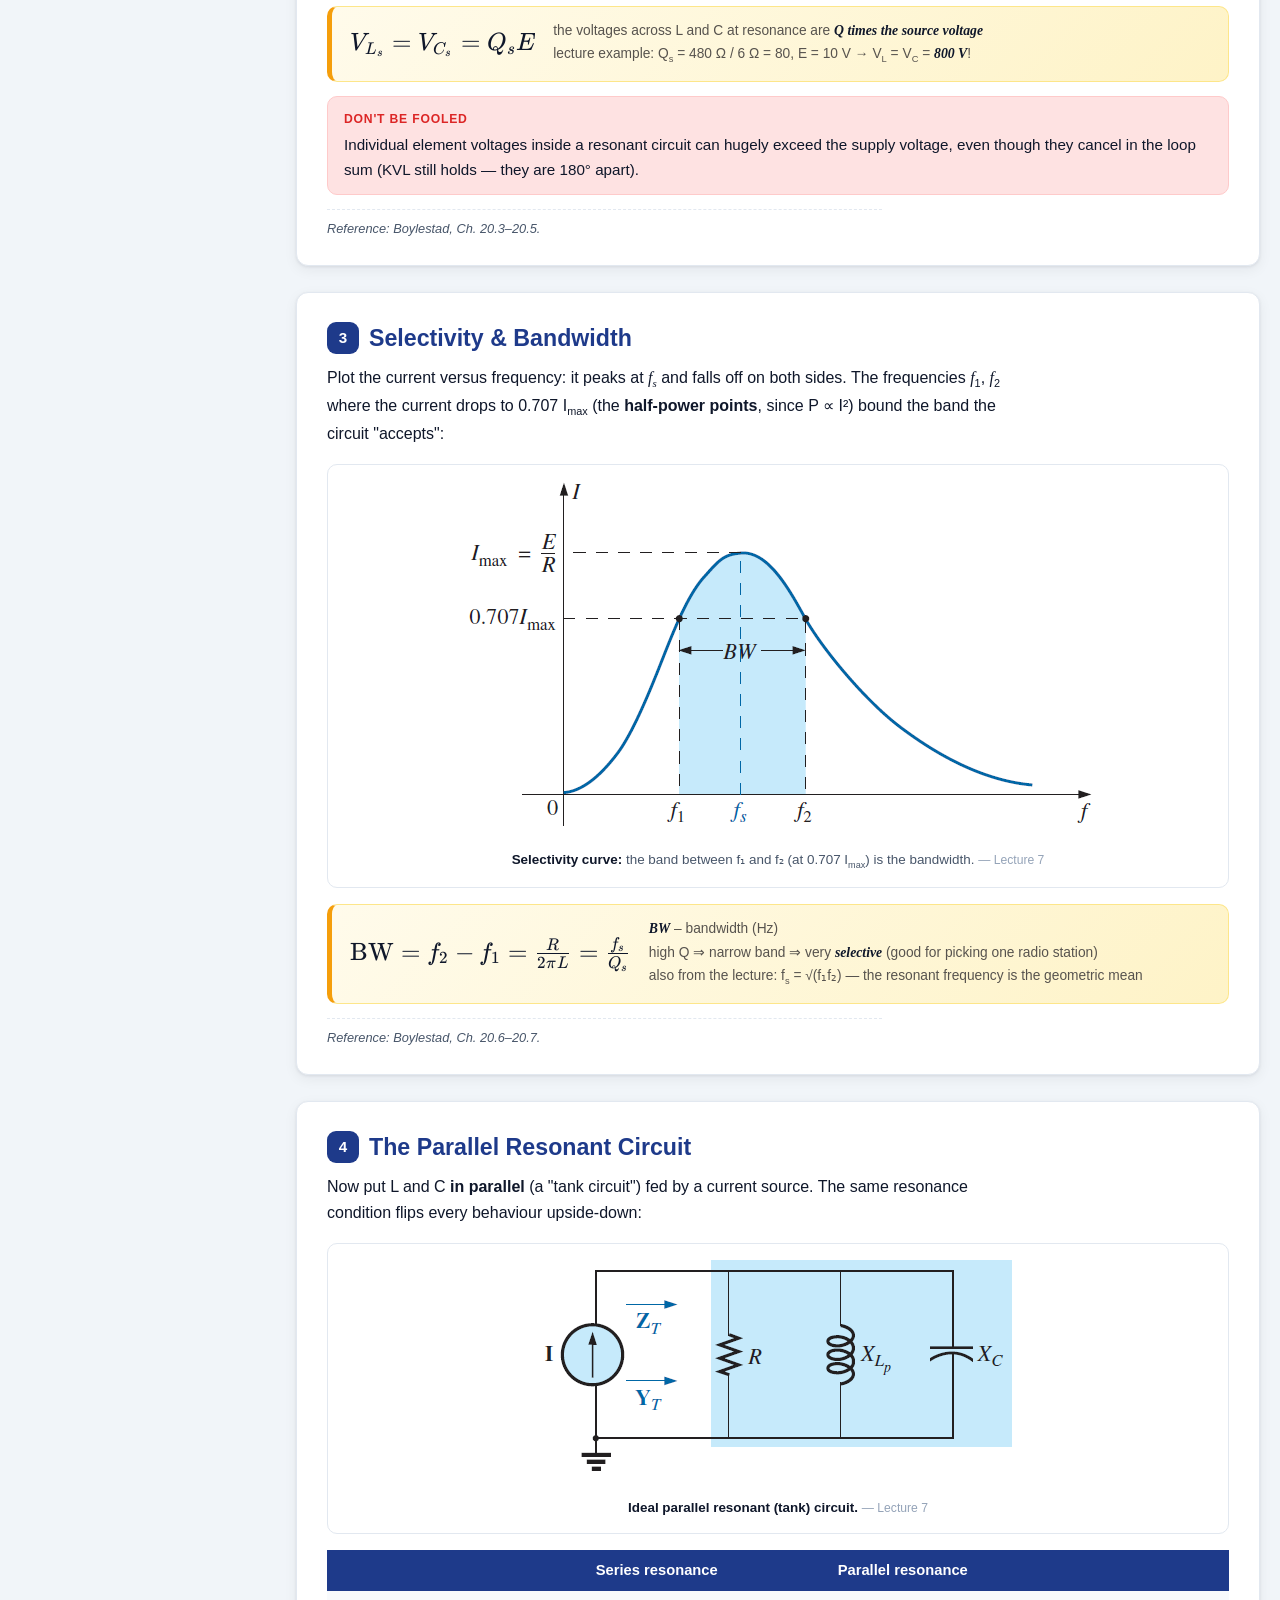
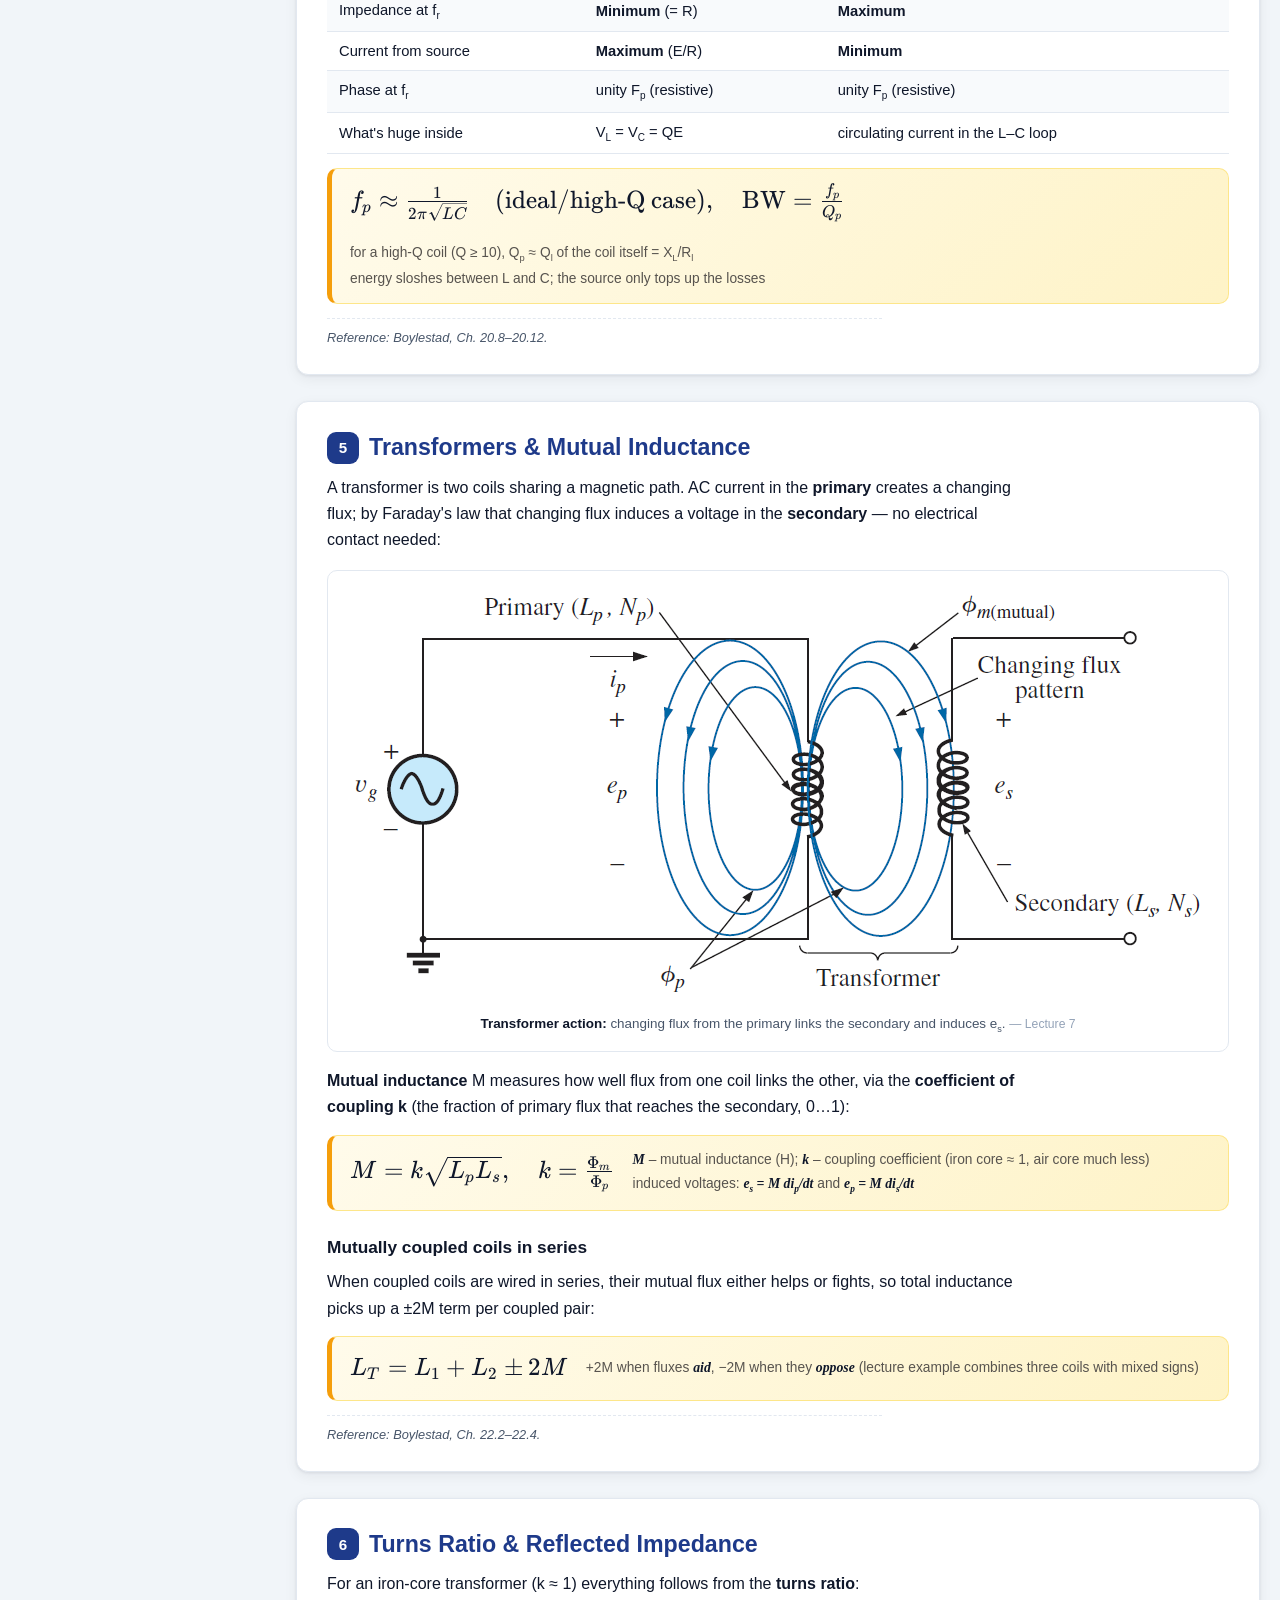
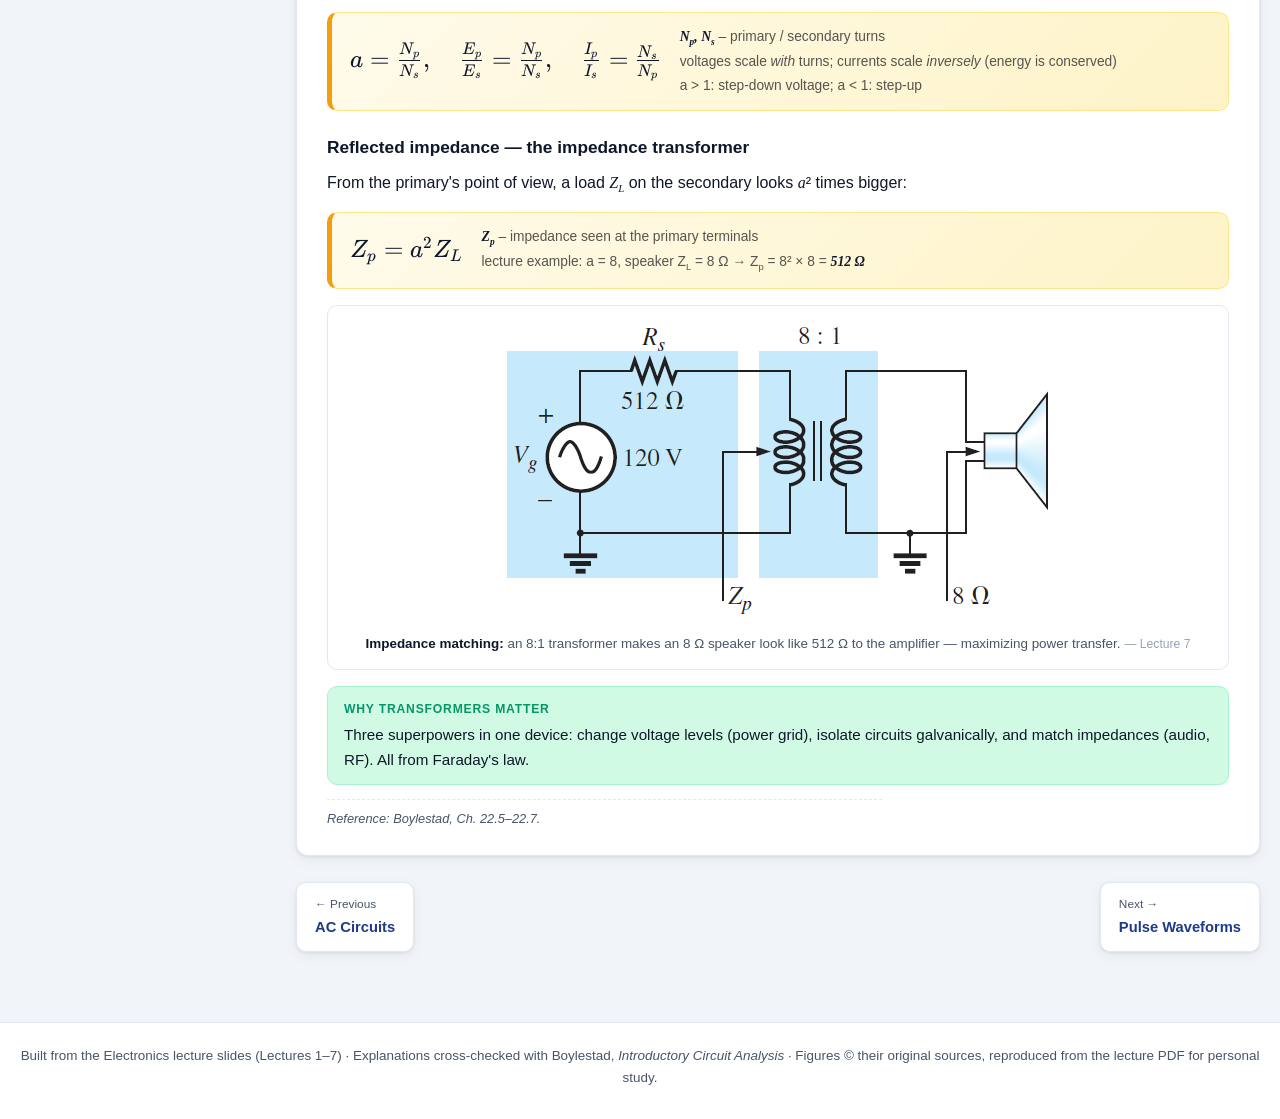
<file: resonance-transformers.html>
<!DOCTYPE html>

<html lang="en">
<head>
<meta charset="utf-8"/>
<meta content="width=device-width, initial-scale=1" name="viewport"/>
<title>Resonance &amp; Transformers — Electronics Study Guide</title>
<link href="css/style.css" rel="stylesheet"/>
<link rel="icon" type="image/svg+xml" href="favicon.svg">
<link rel="stylesheet" href="vendor/katex/katex.min.css">
<meta content="#1e3a8a" name="theme-color"/>
<script>(function(){try{var t=localStorage.getItem("eguide-theme");if(!t&&window.matchMedia&&window.matchMedia("(prefers-color-scheme: dark)").matches){t="dark"}if(t==="dark"){document.documentElement.setAttribute("data-theme","dark")}}catch(e){}})();</script>
</head>
<body data-page="res">
<nav class="topnav"><div class="wrap">
<a class="brand" href="index.html"><span class="bolt">⚡</span> Electronics Study Guide</a>
<div class="navlinks" id="navlinks">
<a class="navlink" data-nav="home" href="index.html">Home</a>
<a class="navlink" data-nav="dc" href="dc-circuits.html">DC Circuits</a>
<a class="navlink" data-nav="cap" href="capacitors-inductors.html">Capacitors</a>
<a class="navlink" data-nav="ac" href="ac-circuits.html">AC Circuits</a>
<a class="navlink" data-nav="res" href="resonance-transformers.html">Resonance</a>
<a class="navlink" data-nav="pulse" href="pulse-waveforms.html">Pulse Waveforms</a>
<a class="navlink" data-nav="bode" href="transfer-functions.html">Transfer Functions</a>
<a class="navlink" data-nav="formulas" href="formulas.html">Formulas</a>
<a class="navlink" data-nav="quiz" href="quiz.html">Quiz</a>
</div>
<button aria-label="Toggle dark mode" class="themetoggle" id="themetoggle" title="Toggle dark mode" type="button">🌙</button>
<button aria-expanded="false" aria-label="Menu" class="navtoggle" id="navtoggle" type="button">☰</button>
</div></nav>
<div class="layout">
<aside class="sidebar">
<h3>On this page</h3>
<ul class="toc">
<li><input data-sec="series-res" title="Mark as studied" type="checkbox"/><a href="#series-res">1. Series Resonance</a></li>
<li><input data-sec="qfactor" title="Mark as studied" type="checkbox"/><a href="#qfactor">2. The Quality Factor Q</a></li>
<li><input data-sec="bandwidth" title="Mark as studied" type="checkbox"/><a href="#bandwidth">3. Selectivity &amp; Bandwidth</a></li>
<li><input data-sec="parallel-res" title="Mark as studied" type="checkbox"/><a href="#parallel-res">4. Parallel Resonance</a></li>
<li><input data-sec="transformer" title="Mark as studied" type="checkbox"/><a href="#transformer">5. Transformers &amp; Mutual Inductance</a></li>
<li><input data-sec="turns" title="Mark as studied" type="checkbox"/><a href="#turns">6. Turns Ratio &amp; Reflected Impedance</a></li>
</ul>
<div class="progress-wrap">
<div class="progress-label">Studied: <b>0 / 6</b></div>
<div class="pbar"><span></span></div>
</div>
</aside>
<main>
<div class="page-head">
<span class="crumb">Part 4 of 6</span>
<h1>Resonance &amp; Transformers <span class="lecture-tag">Lecture 7</span></h1>
<p class="lead">Two showcase applications of everything so far. <b>Resonance</b>: at one magic frequency
    X<sub>L</sub> and X<sub>C</sub> cancel and the circuit becomes razor-sharp frequency-selective — the heart of every
    radio tuner. <b>Transformers</b>: two magnetically-coupled coils that convert voltages, currents and impedances.</p>
</div>
<!-- ============ 1. SERIES RESONANCE ============ -->
<section class="topic" id="series-res">
<h2><span class="nr">1</span> The Series Resonant Circuit</h2>
<p>Take R, L and C in series. Their total impedance is
    <b>Z</b><sub>T</sub> = <span class="m">R</span> + j(<span class="m">X<sub>L</sub></span> − <span class="m">X<sub>C</sub></span>).
    Since X<sub>L</sub> grows with frequency and X<sub>C</sub> shrinks, there is exactly one frequency where they are
    equal and the j-part vanishes. That is <b>resonance</b>:</p>
<div class="fbox">
<div class="fml ktx">X_{L} = X_{C} \;\Rightarrow\; \mathbf{Z}_{T_{s}} = R\quad (\text{minimum}!)</div>
<ul class="vars">
<li>at resonance the circuit looks <b>purely resistive</b>: v and i in phase, F<sub>p</sub> = 1</li>
<li>the supply current is <b>maximum</b>: I = E/R</li>
</ul>
</div>
<p>Setting <span class="m">ωL</span> = 1/<span class="m">ωC</span> gives the resonant frequency:</p>
<div class="fbox">
<div class="fml ktx">\omega _{s} = \frac{1}{\sqrt{L C}},\quad f_{s} = \frac{1}{2\pi \sqrt{L C}}</div>
<ul class="vars">
<li><b>f<sub>s</sub></b> – series resonant frequency (Hz); L in henries, C in farads</li>
</ul>
</div>
<div class="figrow">
<figure class="fig">
<img alt="Series RLC resonant circuit" src="assets/img/series-resonant-circuit.png"/>
<figcaption><b>Series resonant circuit.</b> <span class="src-note">— Lecture 7</span></figcaption>
</figure>
<figure class="fig">
<img alt="Phasor diagram at series resonance" src="assets/img/resonance-phasor.png"/>
<figcaption><b>At resonance:</b> V<sub>L</sub> and V<sub>C</sub> are equal and opposite — they cancel, leaving E = V<sub>R</sub>. <span class="src-note">— Lecture 7</span></figcaption>
</figure>
</div>
<p class="ref">Reference: Boylestad, Ch. 20.2–20.4.</p>
</section>
<!-- ============ 2. Q FACTOR ============ -->
<section class="topic" id="qfactor">
<h2><span class="nr">2</span> The Quality Factor <span class="m">Q</span></h2>
<p>How "sharp" is the resonance? The quality factor compares the reactive power in L to the power burned in R —
    equivalently, reactance over resistance at resonance:</p>
<div class="fbox">
<div class="fml ktx">Q_{s} = \frac{X_{L}}{R} = \frac{1}{R}\sqrt{\frac{L}{C}}</div>
<ul class="vars">
<li><b>Q<sub>s</sub></b> – dimensionless; bigger Q = sharper, more selective circuit</li>
<li>small series R → high Q</li>
</ul>
</div>
<h3>Resonant voltage rise — the classic exam surprise</h3>
<p>Apply the voltage divider at resonance: V<sub>L</sub> = X<sub>L</sub>E/Z<sub>T</sub> = X<sub>L</sub>E/R. So:</p>
<div class="fbox">
<div class="fml ktx">V_{L_{s}} = V_{C_{s}} = Q_{s} E</div>
<ul class="vars">
<li>the voltages across L and C at resonance are <b>Q times the source voltage</b></li>
<li>lecture example: Q<sub>s</sub> = 480 Ω / 6 Ω = 80, E = 10 V → V<sub>L</sub> = V<sub>C</sub> = <b>800 V</b>!</li>
</ul>
</div>
<div class="callout warn"><b class="tag">Don't be fooled</b>
    Individual element voltages inside a resonant circuit can hugely exceed the supply voltage, even though
    they cancel in the loop sum (KVL still holds — they are 180° apart).</div>
<p class="ref">Reference: Boylestad, Ch. 20.3–20.5.</p>
</section>
<!-- ============ 3. BANDWIDTH ============ -->
<section class="topic" id="bandwidth">
<h2><span class="nr">3</span> Selectivity &amp; Bandwidth</h2>
<p>Plot the current versus frequency: it peaks at <span class="m">f<sub>s</sub></span> and falls off on both
    sides. The frequencies <span class="m">f</span><sub>1</sub>, <span class="m">f</span><sub>2</sub> where the
    current drops to 0.707 I<sub>max</sub> (the <b>half-power points</b>, since P ∝ I²) bound the band the circuit
    "accepts":</p>
<figure class="fig">
<img alt="Selectivity curve with bandwidth between half-power frequencies" src="assets/img/selectivity-curve.png"/>
<figcaption><b>Selectivity curve:</b> the band between f₁ and f₂ (at 0.707 I<sub>max</sub>) is the bandwidth. <span class="src-note">— Lecture 7</span></figcaption>
</figure>
<div class="fbox">
<div class="fml ktx">\text{BW} = f_{2} - f_{1} = \frac{R}{2\pi L} = \frac{f_{s}}{Q_{s}}</div>
<ul class="vars">
<li><b>BW</b> – bandwidth (Hz)</li>
<li>high Q ⇒ narrow band ⇒ very <b>selective</b> (good for picking one radio station)</li>
<li>also from the lecture: f<sub>s</sub> = √(f₁f₂) — the resonant frequency is the geometric mean</li>
</ul>
</div>
<p class="ref">Reference: Boylestad, Ch. 20.6–20.7.</p>
</section>
<!-- ============ 4. PARALLEL RESONANCE ============ -->
<section class="topic" id="parallel-res">
<h2><span class="nr">4</span> The Parallel Resonant Circuit</h2>
<p>Now put L and C <b>in parallel</b> (a "tank circuit") fed by a current source. The same resonance condition
    flips every behaviour upside-down:</p>
<figure class="fig">
<img alt="Ideal parallel resonant circuit" src="assets/img/parallel-resonant-circuit.png"/>
<figcaption><b>Ideal parallel resonant (tank) circuit.</b> <span class="src-note">— Lecture 7</span></figcaption>
</figure>
<table class="data">
<tr><th></th><th>Series resonance</th><th>Parallel resonance</th></tr>
<tr><td>Impedance at f<sub>r</sub></td><td><b>Minimum</b> (= R)</td><td><b>Maximum</b></td></tr>
<tr><td>Current from source</td><td><b>Maximum</b> (E/R)</td><td><b>Minimum</b></td></tr>
<tr><td>Phase at f<sub>r</sub></td><td>unity F<sub>p</sub> (resistive)</td><td>unity F<sub>p</sub> (resistive)</td></tr>
<tr><td>What's huge inside</td><td>V<sub>L</sub> = V<sub>C</sub> = QE</td><td>circulating current in the L–C loop</td></tr>
</table>
<div class="fbox">
<div class="fml ktx">f_{p} \approx \frac{1}{2\pi \sqrt{L C}}\quad (\text{ideal} / \text{high-Q case}),\quad \text{BW} = \frac{f_{p}}{Q_{p}}</div>
<ul class="vars">
<li>for a high-Q coil (Q ≥ 10), Q<sub>p</sub> ≈ Q<sub>l</sub> of the coil itself = X<sub>L</sub>/R<sub>l</sub></li>
<li>energy sloshes between L and C; the source only tops up the losses</li>
</ul>
</div>
<p class="ref">Reference: Boylestad, Ch. 20.8–20.12.</p>
</section>
<!-- ============ 5. TRANSFORMERS ============ -->
<section class="topic" id="transformer">
<h2><span class="nr">5</span> Transformers &amp; Mutual Inductance</h2>
<p>A transformer is two coils sharing a magnetic path. AC current in the <b>primary</b> creates a changing flux;
    by Faraday's law that changing flux induces a voltage in the <b>secondary</b> — no electrical contact needed:</p>
<figure class="fig">
<img alt="Transformer with primary and secondary coils and changing flux pattern" src="assets/img/transformer.png"/>
<figcaption><b>Transformer action:</b> changing flux from the primary links the secondary and induces e<sub>s</sub>. <span class="src-note">— Lecture 7</span></figcaption>
</figure>
<p><b>Mutual inductance</b> M measures how well flux from one coil links the other, via the
    <b>coefficient of coupling k</b> (the fraction of primary flux that reaches the secondary, 0…1):</p>
<div class="fbox">
<div class="fml ktx">M = k\sqrt{L_{p}L_{s}},\quad k = \frac{\Phi _{m}}{\Phi _{p}}</div>
<ul class="vars">
<li><b>M</b> – mutual inductance (H); <b>k</b> – coupling coefficient (iron core ≈ 1, air core much less)</li>
<li>induced voltages: <b>e<sub>s</sub> = M di<sub>p</sub>/dt</b> and <b>e<sub>p</sub> = M di<sub>s</sub>/dt</b></li>
</ul>
</div>
<h3>Mutually coupled coils in series</h3>
<p>When coupled coils are wired in series, their mutual flux either helps or fights, so total inductance picks up
    a ±2M term per coupled pair:</p>
<div class="fbox">
<div class="fml ktx">L_{T} = L_{1} + L_{2} \pm 2M</div>
<ul class="vars">
<li>+2M when fluxes <b>aid</b>, −2M when they <b>oppose</b> (lecture example combines three coils with mixed signs)</li>
</ul>
</div>
<p class="ref">Reference: Boylestad, Ch. 22.2–22.4.</p>
</section>
<!-- ============ 6. TURNS RATIO ============ -->
<section class="topic" id="turns">
<h2><span class="nr">6</span> Turns Ratio &amp; Reflected Impedance</h2>
<p>For an iron-core transformer (k ≈ 1) everything follows from the <b>turns ratio</b>:</p>
<div class="fbox">
<div class="fml ktx">a = \frac{N_{p}}{N_{s}},\quad \frac{E_{p}}{E_{s}} = \frac{N_{p}}{N_{s}},\quad \frac{I_{p}}{I_{s}} = \frac{N_{s}}{N_{p}}</div>
<ul class="vars">
<li><b>N<sub>p</sub>, N<sub>s</sub></b> – primary / secondary turns</li>
<li>voltages scale <i>with</i> turns; currents scale <i>inversely</i> (energy is conserved)</li>
<li>a &gt; 1: step-down voltage; a &lt; 1: step-up</li>
</ul>
</div>
<h3>Reflected impedance — the impedance transformer</h3>
<p>From the primary's point of view, a load <span class="m">Z<sub>L</sub></span> on the secondary looks
    <span class="m">a</span>² times bigger:</p>
<div class="fbox">
<div class="fml ktx">Z_{p} = a^{2}Z_{L}</div>
<ul class="vars">
<li><b>Z<sub>p</sub></b> – impedance seen at the primary terminals</li>
<li>lecture example: a = 8, speaker Z<sub>L</sub> = 8 Ω → Z<sub>p</sub> = 8² × 8 = <b>512 Ω</b></li>
</ul>
</div>
<figure class="fig">
<img alt="Transformer used for impedance matching a speaker" src="assets/img/transformer-matching.png"/>
<figcaption><b>Impedance matching:</b> an 8:1 transformer makes an 8 Ω speaker look like 512 Ω to the amplifier — maximizing power transfer. <span class="src-note">— Lecture 7</span></figcaption>
</figure>
<div class="callout tip"><b class="tag">Why transformers matter</b>
    Three superpowers in one device: change voltage levels (power grid), isolate circuits galvanically,
    and match impedances (audio, RF). All from Faraday's law.</div>
<p class="ref">Reference: Boylestad, Ch. 22.5–22.7.</p>
</section>
<div class="next-prev">
<a href="ac-circuits.html"><span class="sub">← Previous</span> AC Circuits</a>
<a href="pulse-waveforms.html"><span class="sub">Next →</span> Pulse Waveforms</a>
</div>
</main>
</div>
<footer class="site">
  Built from the Electronics lecture slides (Lectures 1–7) · Explanations cross-checked with Boylestad,
  <i>Introductory Circuit Analysis</i> · Figures © their original sources, reproduced from the lecture PDF for personal study.
</footer>
<script src="vendor/katex/katex.min.js"></script>
<script src="js/main.js"></script>
</body>
</html>
</file>
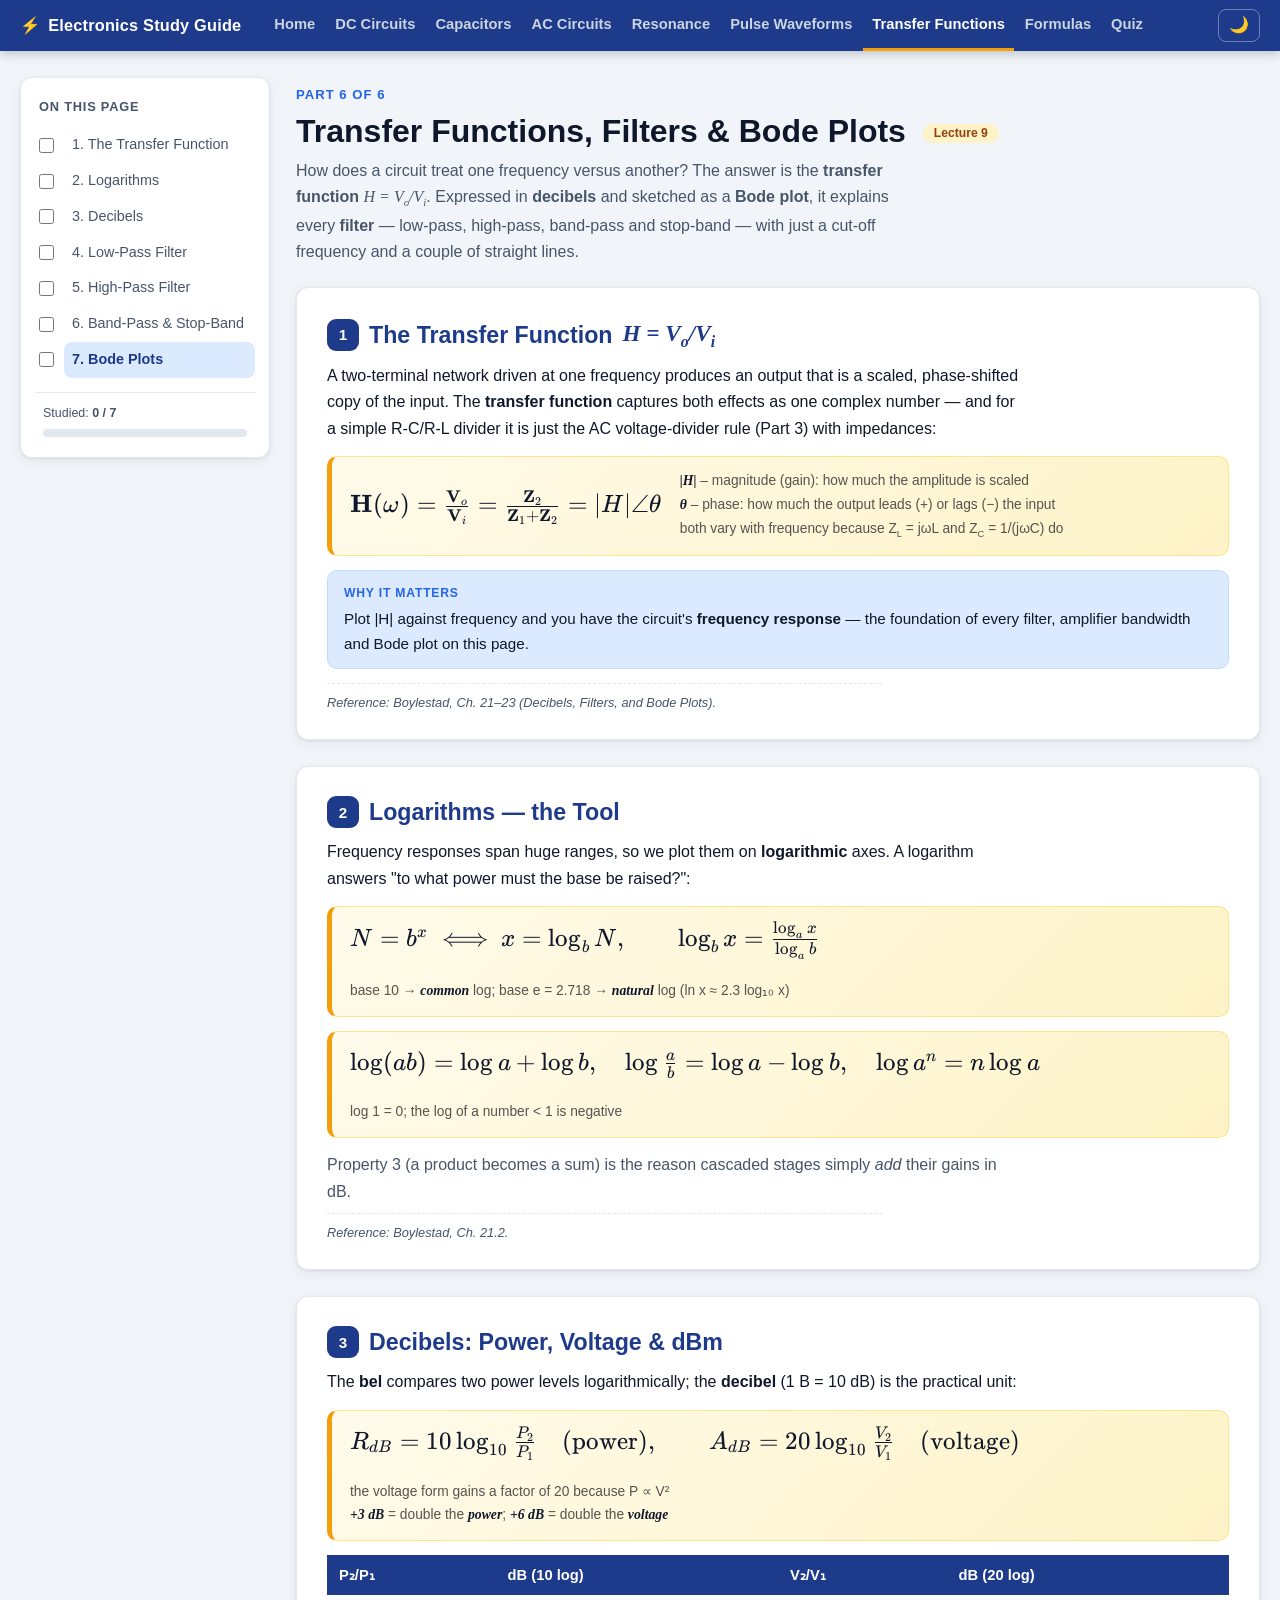
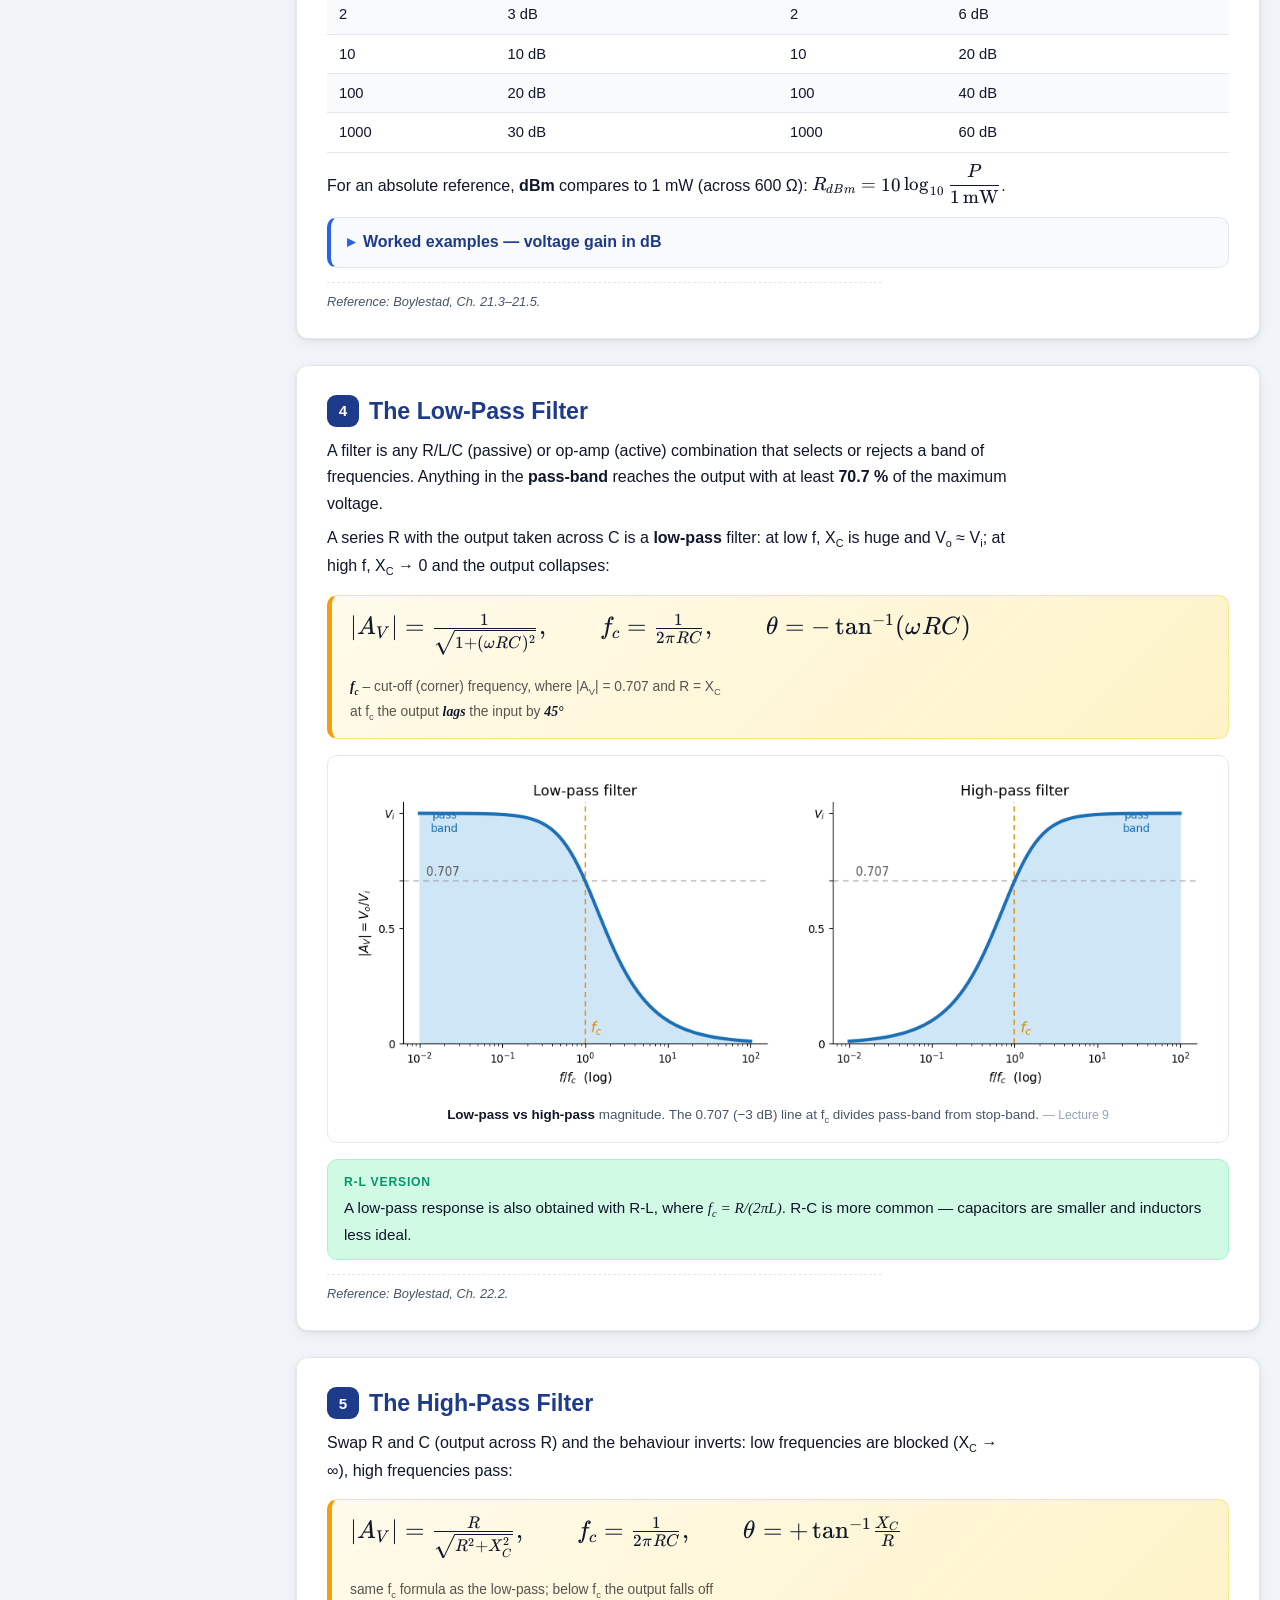
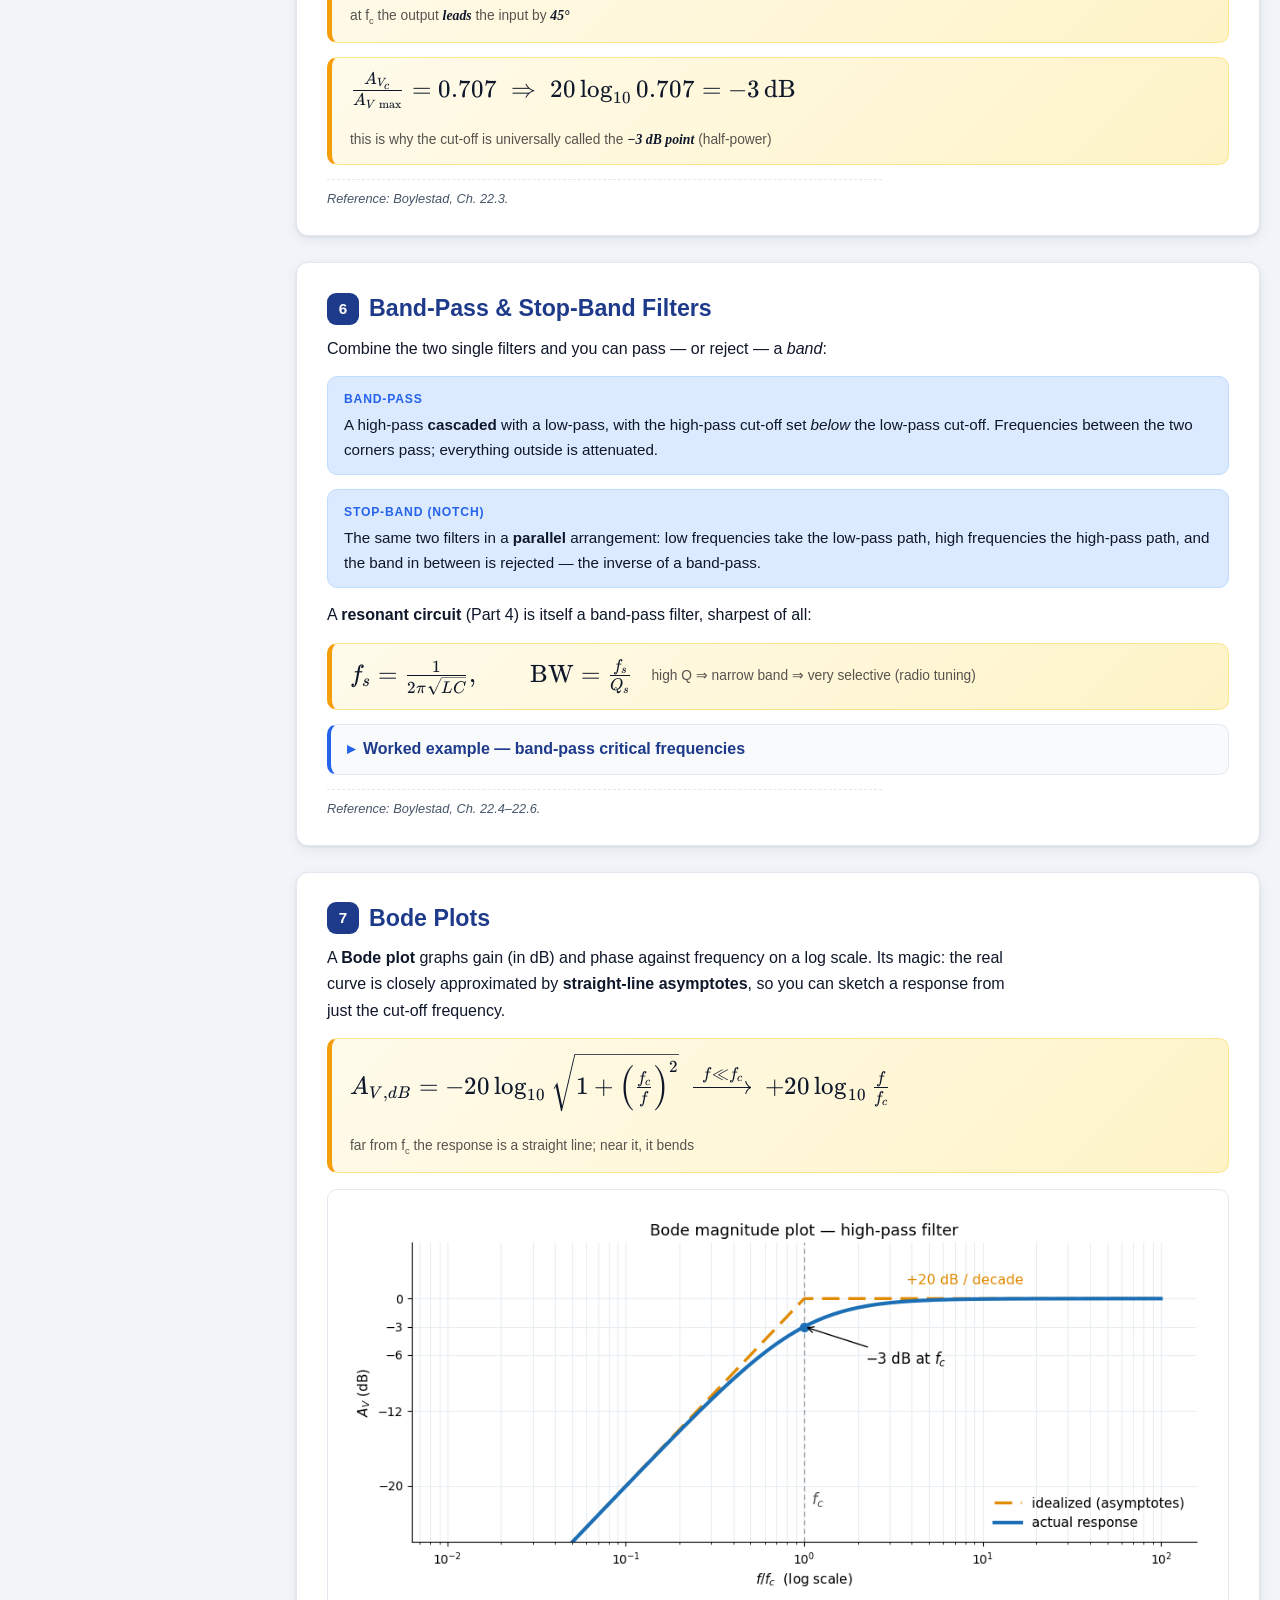
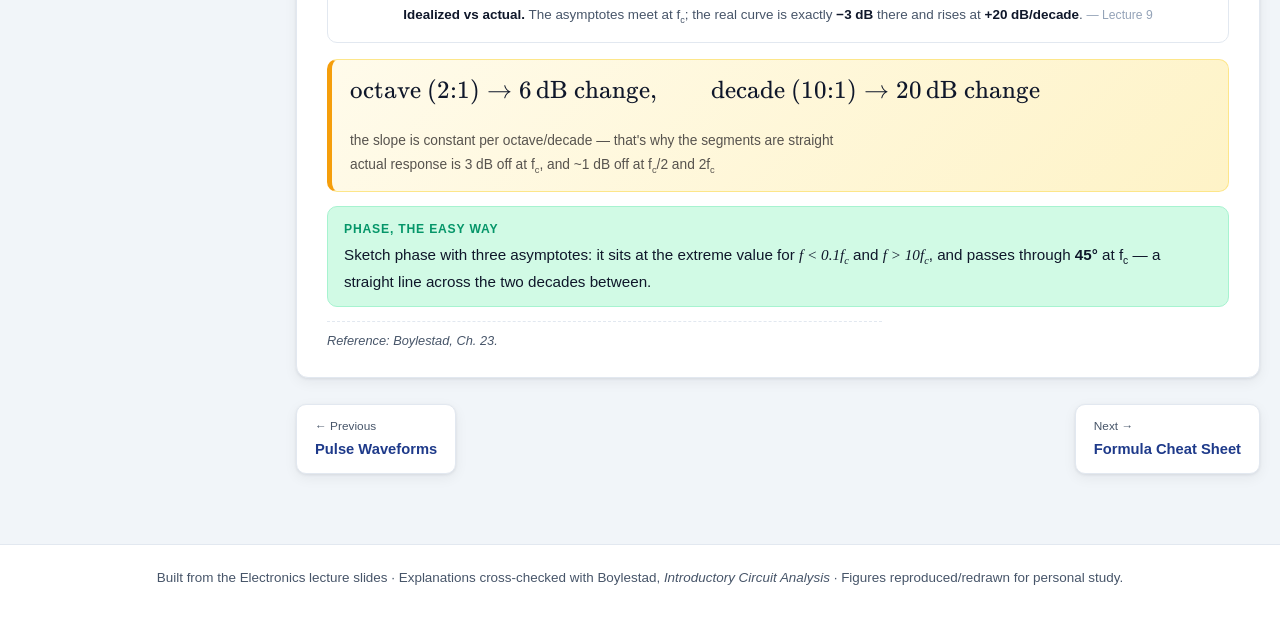
<file: transfer-functions.html>
<!DOCTYPE html>
<html lang="en">
<head>
<meta charset="utf-8"/>
<meta content="width=device-width, initial-scale=1" name="viewport"/>
<title>Transfer Functions, Filters &amp; Bode Plots — Electronics Study Guide</title>
<link href="css/style.css" rel="stylesheet"/>
<link rel="icon" type="image/svg+xml" href="favicon.svg">
<link rel="stylesheet" href="vendor/katex/katex.min.css">
<meta content="#1e3a8a" name="theme-color"/>
<script>(function(){try{var t=localStorage.getItem("eguide-theme");if(!t&&window.matchMedia&&window.matchMedia("(prefers-color-scheme: dark)").matches){t="dark"}if(t==="dark"){document.documentElement.setAttribute("data-theme","dark")}}catch(e){}})();</script>
</head>
<body data-page="bode">
<nav class="topnav"><div class="wrap">
<a class="brand" href="index.html"><span class="bolt">⚡</span> Electronics Study Guide</a>
<div class="navlinks" id="navlinks">
<a class="navlink" data-nav="home" href="index.html">Home</a>
<a class="navlink" data-nav="dc" href="dc-circuits.html">DC Circuits</a>
<a class="navlink" data-nav="cap" href="capacitors-inductors.html">Capacitors</a>
<a class="navlink" data-nav="ac" href="ac-circuits.html">AC Circuits</a>
<a class="navlink" data-nav="res" href="resonance-transformers.html">Resonance</a>
<a class="navlink" data-nav="pulse" href="pulse-waveforms.html">Pulse Waveforms</a>
<a class="navlink" data-nav="bode" href="transfer-functions.html">Transfer Functions</a>
<a class="navlink" data-nav="formulas" href="formulas.html">Formulas</a>
<a class="navlink" data-nav="quiz" href="quiz.html">Quiz</a>
</div>
<button aria-label="Toggle dark mode" class="themetoggle" id="themetoggle" title="Toggle dark mode" type="button">🌙</button>
<button aria-expanded="false" aria-label="Menu" class="navtoggle" id="navtoggle" type="button">☰</button>
</div></nav>
<div class="layout">
<aside class="sidebar">
<h3>On this page</h3>
<ul class="toc">
<li><input data-sec="tf" title="Mark as studied" type="checkbox"/><a href="#tf">1. The Transfer Function</a></li>
<li><input data-sec="logs" title="Mark as studied" type="checkbox"/><a href="#logs">2. Logarithms</a></li>
<li><input data-sec="db" title="Mark as studied" type="checkbox"/><a href="#db">3. Decibels</a></li>
<li><input data-sec="lowpass" title="Mark as studied" type="checkbox"/><a href="#lowpass">4. Low-Pass Filter</a></li>
<li><input data-sec="highpass" title="Mark as studied" type="checkbox"/><a href="#highpass">5. High-Pass Filter</a></li>
<li><input data-sec="bandstop" title="Mark as studied" type="checkbox"/><a href="#bandstop">6. Band-Pass &amp; Stop-Band</a></li>
<li><input data-sec="bode" title="Mark as studied" type="checkbox"/><a href="#bode">7. Bode Plots</a></li>
</ul>
<div class="progress-wrap">
<div class="progress-label">Studied: <b>0 / 7</b></div>
<div class="pbar"><span></span></div>
</div>
</aside>
<main>
<div class="page-head">
<span class="crumb">Part 6 of 6</span>
<h1>Transfer Functions, Filters &amp; Bode Plots <span class="lecture-tag">Lecture 9</span></h1>
<p class="lead">How does a circuit treat one frequency versus another? The answer is the <b>transfer function</b>
    <span class="m">H = V<sub>o</sub>/V<sub>i</sub></span>. Expressed in <b>decibels</b> and sketched as a
    <b>Bode plot</b>, it explains every <b>filter</b> — low-pass, high-pass, band-pass and stop-band — with just a
    cut-off frequency and a couple of straight lines.</p>
</div>

<!-- 1 -->
<section class="topic" id="tf">
<h2><span class="nr">1</span> The Transfer Function <span class="m">H = V<sub>o</sub>/V<sub>i</sub></span></h2>
<p>A two-terminal network driven at one frequency produces an output that is a scaled, phase-shifted copy of the
    input. The <b>transfer function</b> captures both effects as one complex number — and for a simple R-C/R-L divider
    it is just the AC voltage-divider rule (Part 3) with impedances:</p>
<div class="fbox">
<div class="fml ktx">\mathbf{H}(\omega) = \frac{\mathbf{V}_o}{\mathbf{V}_i} = \frac{\mathbf{Z}_2}{\mathbf{Z}_1 + \mathbf{Z}_2} = |H|\angle\theta</div>
<ul class="vars">
<li><b>|H|</b> – magnitude (gain): how much the amplitude is scaled</li>
<li><b>θ</b> – phase: how much the output leads (+) or lags (−) the input</li>
<li>both vary with frequency because Z<sub>L</sub> = jωL and Z<sub>C</sub> = 1/(jωC) do</li>
</ul>
</div>
<div class="callout idea"><b class="tag">Why it matters</b>
    Plot |H| against frequency and you have the circuit's <b>frequency response</b> — the foundation of every filter,
    amplifier bandwidth and Bode plot on this page.</div>
<p class="ref">Reference: Boylestad, Ch. 21–23 (Decibels, Filters, and Bode Plots).</p>
</section>

<!-- 2 -->
<section class="topic" id="logs">
<h2><span class="nr">2</span> Logarithms — the Tool</h2>
<p>Frequency responses span huge ranges, so we plot them on <b>logarithmic</b> axes. A logarithm answers "to what power
    must the base be raised?":</p>
<div class="fbox">
<div class="fml ktx">N = b^{x} \;\Longleftrightarrow\; x = \log_b N,\qquad \log_b x = \frac{\log_a x}{\log_a b}</div>
<ul class="vars">
<li>base 10 → <b>common</b> log; base e = 2.718 → <b>natural</b> log (ln x ≈ 2.3 log₁₀ x)</li>
</ul>
</div>
<div class="fbox">
<div class="fml ktx">\log(ab) = \log a + \log b,\quad \log\tfrac{a}{b} = \log a - \log b,\quad \log a^{n} = n\log a</div>
<ul class="vars"><li>log 1 = 0; the log of a number &lt; 1 is negative</li></ul>
</div>
<p class="muted">Property 3 (a product becomes a sum) is the reason cascaded stages simply <i>add</i> their gains in dB.</p>
<p class="ref">Reference: Boylestad, Ch. 21.2.</p>
</section>

<!-- 3 -->
<section class="topic" id="db">
<h2><span class="nr">3</span> Decibels: Power, Voltage &amp; dBm</h2>
<p>The <b>bel</b> compares two power levels logarithmically; the <b>decibel</b> (1 B = 10 dB) is the practical unit:</p>
<div class="fbox">
<div class="fml ktx">R_{dB} = 10\log_{10}\frac{P_2}{P_1}\quad(\text{power}),\qquad A_{dB} = 20\log_{10}\frac{V_2}{V_1}\quad(\text{voltage})</div>
<ul class="vars">
<li>the voltage form gains a factor of 20 because P ∝ V²</li>
<li><b>+3 dB</b> = double the <b>power</b>; <b>+6 dB</b> = double the <b>voltage</b></li>
</ul>
</div>
<table class="data">
<tr><th>P₂/P₁</th><th>dB (10 log)</th><th>V₂/V₁</th><th>dB (20 log)</th></tr>
<tr><td>2</td><td>3 dB</td><td>2</td><td>6 dB</td></tr>
<tr><td>10</td><td>10 dB</td><td>10</td><td>20 dB</td></tr>
<tr><td>100</td><td>20 dB</td><td>100</td><td>40 dB</td></tr>
<tr><td>1000</td><td>30 dB</td><td>1000</td><td>60 dB</td></tr>
</table>
<p>For an absolute reference, <b>dBm</b> compares to 1 mW (across 600 Ω):
    <span class="fml ktx" style="font-size:1rem">R_{dBm} = 10\log_{10}\dfrac{P}{1\,\text{mW}}</span>.</p>
<details class="example"><summary>Worked examples — voltage gain in dB</summary>
<div class="body">
<p>Input 5 mV, output 2 V:</p>
<p class="fml ktx">A_{dB} = 20\log_{10}\frac{2000\,\text{mV}}{5\,\text{mV}} = 20\log_{10}400 \approx 52\,\text{dB}</p>
<p>A system with 46 dB gain and an 8.5 V output:</p>
<p class="fml ktx">V_{in} = \frac{V_o}{10^{\,A_{dB}/20}} = \frac{8.5\,\text{V}}{10^{2.3}} = \frac{8.5}{200} = 42.5\,\text{mV}</p>
</div>
</details>
<p class="ref">Reference: Boylestad, Ch. 21.3–21.5.</p>
</section>

<!-- 4 -->
<section class="topic" id="lowpass">
<h2><span class="nr">4</span> The Low-Pass Filter</h2>
<p>A filter is any R/L/C (passive) or op-amp (active) combination that selects or rejects a band of frequencies.
    Anything in the <b>pass-band</b> reaches the output with at least <b>70.7&nbsp;%</b> of the maximum voltage.</p>
<p>A series R with the output taken across C is a <b>low-pass</b> filter: at low f, X<sub>C</sub> is huge and
    V<sub>o</sub> ≈ V<sub>i</sub>; at high f, X<sub>C</sub> → 0 and the output collapses:</p>
<div class="fbox">
<div class="fml ktx">|A_V| = \frac{1}{\sqrt{1 + (\omega RC)^{2}}},\qquad f_c = \frac{1}{2\pi RC},\qquad \theta = -\tan^{-1}(\omega RC)</div>
<ul class="vars">
<li><b>f<sub>c</sub></b> – cut-off (corner) frequency, where |A<sub>V</sub>| = 0.707 and R = X<sub>C</sub></li>
<li>at f<sub>c</sub> the output <b>lags</b> the input by <b>45°</b></li>
</ul>
</div>
<figure class="fig">
<img alt="Magnitude response of low-pass and high-pass RC filters versus frequency on a log axis" src="assets/img/filter-response.png"/>
<figcaption><b>Low-pass vs high-pass</b> magnitude. The 0.707 (−3 dB) line at f<sub>c</sub> divides pass-band from stop-band. <span class="src-note">— Lecture 9</span></figcaption>
</figure>
<div class="callout tip"><b class="tag">R-L version</b>
    A low-pass response is also obtained with R-L, where <span class="m">f<sub>c</sub> = R/(2πL)</span>. R-C is more
    common — capacitors are smaller and inductors less ideal.</div>
<p class="ref">Reference: Boylestad, Ch. 22.2.</p>
</section>

<!-- 5 -->
<section class="topic" id="highpass">
<h2><span class="nr">5</span> The High-Pass Filter</h2>
<p>Swap R and C (output across R) and the behaviour inverts: low frequencies are blocked (X<sub>C</sub> → ∞), high
    frequencies pass:</p>
<div class="fbox">
<div class="fml ktx">|A_V| = \frac{R}{\sqrt{R^{2} + X_C^{2}}},\qquad f_c = \frac{1}{2\pi RC},\qquad \theta = +\tan^{-1}\!\frac{X_C}{R}</div>
<ul class="vars">
<li>same f<sub>c</sub> formula as the low-pass; below f<sub>c</sub> the output falls off</li>
<li>at f<sub>c</sub> the output <b>leads</b> the input by <b>45°</b></li>
</ul>
</div>
<div class="fbox">
<div class="fml ktx">\frac{A_{V_c}}{A_{V\max}} = 0.707 \;\Rightarrow\; 20\log_{10}0.707 = -3\,\text{dB}</div>
<ul class="vars"><li>this is why the cut-off is universally called the <b>−3 dB point</b> (half-power)</li></ul>
</div>
<p class="ref">Reference: Boylestad, Ch. 22.3.</p>
</section>

<!-- 6 -->
<section class="topic" id="bandstop">
<h2><span class="nr">6</span> Band-Pass &amp; Stop-Band Filters</h2>
<p>Combine the two single filters and you can pass — or reject — a <i>band</i>:</p>
<div class="callout idea"><b class="tag">Band-pass</b>
    A high-pass <b>cascaded</b> with a low-pass, with the high-pass cut-off set <i>below</i> the low-pass cut-off.
    Frequencies between the two corners pass; everything outside is attenuated.</div>
<div class="callout idea"><b class="tag">Stop-band (notch)</b>
    The same two filters in a <b>parallel</b> arrangement: low frequencies take the low-pass path, high frequencies the
    high-pass path, and the band in between is rejected — the inverse of a band-pass.</div>
<p>A <b>resonant circuit</b> (Part 4) is itself a band-pass filter, sharpest of all:</p>
<div class="fbox">
<div class="fml ktx">f_s = \frac{1}{2\pi\sqrt{LC}},\qquad \text{BW} = \frac{f_s}{Q_s}</div>
<ul class="vars"><li>high Q ⇒ narrow band ⇒ very selective (radio tuning)</li></ul>
</div>
<details class="example"><summary>Worked example — band-pass critical frequencies</summary>
<div class="body">
<p>High-pass stage R₁ = 1 kΩ, C₁ = 1.5 nF; low-pass stage R₂ = 40 kΩ, C₂ = 4 pF:</p>
<p class="fml ktx">f_{c\_h} = \frac{1}{2\pi R_1 C_1} \approx 106\,\text{kHz},\qquad f_{c\_l} = \frac{1}{2\pi R_2 C_2} \approx 995\,\text{kHz}</p>
<p class="muted">The pass-band runs from ≈106 kHz to ≈995 kHz (high-pass corner below the low-pass corner).</p>
</div>
</details>
<p class="ref">Reference: Boylestad, Ch. 22.4–22.6.</p>
</section>

<!-- 7 -->
<section class="topic" id="bode">
<h2><span class="nr">7</span> Bode Plots</h2>
<p>A <b>Bode plot</b> graphs gain (in dB) and phase against frequency on a log scale. Its magic: the real curve is
    closely approximated by <b>straight-line asymptotes</b>, so you can sketch a response from just the cut-off
    frequency.</p>
<div class="fbox">
<div class="fml ktx">A_{V,dB} = -20\log_{10}\sqrt{1 + \left(\tfrac{f_c}{f}\right)^{2}} \;\xrightarrow{f \ll f_c}\; +20\log_{10}\tfrac{f}{f_c}</div>
<ul class="vars">
<li>far from f<sub>c</sub> the response is a straight line; near it, it bends</li>
</ul>
</div>
<figure class="fig">
<img alt="Bode magnitude plot of a high-pass filter showing idealized asymptotes versus the actual curve, 3 dB down at the cutoff" src="assets/img/bode-highpass.png"/>
<figcaption><b>Idealized vs actual.</b> The asymptotes meet at f<sub>c</sub>; the real curve is exactly <b>−3 dB</b> there and rises at <b>+20 dB/decade</b>. <span class="src-note">— Lecture 9</span></figcaption>
</figure>
<div class="fbox">
<div class="fml ktx">\text{octave } (2{:}1) \to 6\,\text{dB change},\qquad \text{decade } (10{:}1) \to 20\,\text{dB change}</div>
<ul class="vars">
<li>the slope is constant per octave/decade — that's why the segments are straight</li>
<li>actual response is 3 dB off at f<sub>c</sub>, and ~1 dB off at f<sub>c</sub>/2 and 2f<sub>c</sub></li>
</ul>
</div>
<div class="callout tip"><b class="tag">Phase, the easy way</b>
    Sketch phase with three asymptotes: it sits at the extreme value for <span class="m">f &lt; 0.1f<sub>c</sub></span>
    and <span class="m">f &gt; 10f<sub>c</sub></span>, and passes through <b>45°</b> at f<sub>c</sub> — a straight line
    across the two decades between.</div>
<p class="ref">Reference: Boylestad, Ch. 23.</p>
</section>

<div class="next-prev">
<a href="pulse-waveforms.html"><span class="sub">← Previous</span> Pulse Waveforms</a>
<a href="formulas.html"><span class="sub">Next →</span> Formula Cheat Sheet</a>
</div>
</main>
</div>
<footer class="site">
  Built from the Electronics lecture slides · Explanations cross-checked with Boylestad,
  <i>Introductory Circuit Analysis</i> · Figures reproduced/redrawn for personal study.
</footer>
<script src="vendor/katex/katex.min.js"></script>
<script src="js/main.js"></script>
</body>
</html>
</file>
<file: css/style.css>
/* ============================================================
   Electronics Exam Study Guide — stylesheet
   ============================================================ */
:root {
  --ink: #0f172a;
  --ink-soft: #475569;
  --bg: #f1f5f9;
  --card: #ffffff;
  --line: #e2e8f0;
  --navy: #1e3a8a;
  --blue: #2563eb;
  --blue-soft: #dbeafe;
  --amber: #f59e0b;
  --amber-soft: #fef3c7;
  --green: #059669;
  --green-soft: #d1fae5;
  --red: #dc2626;
  --red-soft: #fee2e2;
  --radius: 12px;
  --shadow: 0 1px 3px rgba(15, 23, 42, .08), 0 4px 14px rgba(15, 23, 42, .06);
}

* { box-sizing: border-box; }
html { scroll-behavior: smooth; }
body {
  margin: 0;
  font-family: -apple-system, BlinkMacSystemFont, "Segoe UI", Roboto, "Helvetica Neue", Arial, sans-serif;
  background: var(--bg);
  color: var(--ink);
  line-height: 1.65;
}

/* ---------- top navigation ---------- */
.topnav {
  position: sticky; top: 0; z-index: 50;
  background: var(--navy);
  color: #fff;
  box-shadow: 0 2px 10px rgba(15, 23, 42, .25);
}
.topnav .wrap {
  max-width: 1280px; margin: 0 auto; padding: 0 20px;
  display: flex; align-items: center; gap: 6px; flex-wrap: nowrap;
}
.brand {
  font-weight: 800; font-size: 1.02rem; letter-spacing: .2px;
  padding: 12px 10px 12px 0; color: #fff; text-decoration: none;
  display: flex; align-items: center; gap: 8px; margin-right: 8px; flex: 0 0 auto; white-space: nowrap;
}
.brand .bolt { color: var(--amber); }
.topnav a.navlink {
  color: #cbd5e1; text-decoration: none; font-size: .92rem; font-weight: 600;
  padding: 12px 9px; border-bottom: 3px solid transparent; white-space: nowrap; flex: 0 0 auto;
}
.topnav a.navlink:hover { color: #fff; }
.topnav a.navlink.active { color: #fff; border-bottom-color: var(--amber); }

/* ---------- page layout ---------- */
.layout {
  max-width: 1280px; margin: 0 auto; padding: 26px 20px 70px;
  display: grid; grid-template-columns: 250px minmax(0, 1fr); gap: 26px;
}
.layout.single { grid-template-columns: minmax(0, 1fr); }
@media (max-width: 900px) { .layout { grid-template-columns: minmax(0, 1fr); } .sidebar { position: static; } }

/* ---------- sidebar ---------- */
.sidebar {
  position: sticky; top: 72px; align-self: start;
  /* z-index gives the sticky sidebar its own stacking context ABOVE the main
     column. Without it, KaTeX renders formulas using internally-positioned
     elements that — because <main> follows the sidebar in the DOM — paint on
     top of the "On this page" panel wherever they overlap. Keep this below the
     top nav (z-index 50) so the nav still covers the sidebar when scrolled. */
  z-index: 20;
  background: var(--card); border: 1px solid var(--line); border-radius: var(--radius);
  padding: 16px 14px; box-shadow: var(--shadow);
  max-height: calc(100vh - 100px); overflow-y: auto;
}
.sidebar h3 { margin: 2px 4px 10px; font-size: .8rem; text-transform: uppercase; letter-spacing: .8px; color: var(--ink-soft); }
.toc { list-style: none; margin: 0; padding: 0; }
.toc li { display: flex; align-items: center; gap: 7px; }
.toc a {
  flex: 1; display: block; padding: 6px 8px; border-radius: 8px;
  color: var(--ink-soft); text-decoration: none; font-size: .9rem; font-weight: 500;
}
.toc a:hover { background: var(--blue-soft); color: var(--navy); }
.toc a.current { background: var(--blue-soft); color: var(--navy); font-weight: 700; }
.toc input[type="checkbox"] { accent-color: var(--green); width: 15px; height: 15px; cursor: pointer; flex: none; }
.progress-wrap { margin-top: 14px; padding: 10px 8px 4px; border-top: 1px solid var(--line); }
.progress-label { font-size: .78rem; color: var(--ink-soft); margin-bottom: 6px; }
.pbar { height: 8px; background: var(--line); border-radius: 99px; overflow: hidden; }
.pbar > span { display: block; height: 100%; width: 0; background: linear-gradient(90deg, var(--green), #34d399); border-radius: 99px; transition: width .35s; }

/* ---------- headings & sections ---------- */
.page-head { margin: 4px 0 22px; }
.page-head .crumb { font-size: .82rem; font-weight: 700; color: var(--blue); text-transform: uppercase; letter-spacing: 1px; }
.page-head h1 { margin: 4px 0 8px; font-size: 2rem; line-height: 1.2; }
.page-head p.lead { margin: 0; color: var(--ink-soft); max-width: 70ch; }
.lecture-tag {
  display: inline-block; background: var(--amber-soft); color: #92400e;
  font-size: .76rem; font-weight: 700; border-radius: 99px; padding: 2px 11px; margin-left: 8px; vertical-align: middle;
}

section.topic {
  background: var(--card); border: 1px solid var(--line); border-radius: var(--radius);
  box-shadow: var(--shadow); padding: 26px 30px 18px; margin-bottom: 26px;
  scroll-margin-top: 80px;
}
section.topic > h2 {
  margin: 0 0 4px; font-size: 1.45rem; color: var(--navy);
  display: flex; align-items: center; gap: 10px;
}
section.topic > h2 .nr {
  flex: none; width: 32px; height: 32px; border-radius: 9px; background: var(--navy); color: #fff;
  display: inline-flex; align-items: center; justify-content: center; font-size: .95rem; font-weight: 800;
}
section.topic h3 { margin: 22px 0 6px; font-size: 1.08rem; color: var(--ink); }
section.topic p { margin: 8px 0; max-width: 78ch; }
.muted { color: var(--ink-soft); }
.ref { font-size: .8rem; color: var(--ink-soft); font-style: italic; margin-top: 14px; border-top: 1px dashed var(--line); padding-top: 8px; }

/* ---------- math ---------- */
.m { font-family: Georgia, "Times New Roman", serif; font-style: italic; }
.m b, .m strong { font-style: normal; }
.un { font-family: Georgia, serif; font-style: normal; }
.fml {
  font-size: 1.05rem; color: var(--ink);
  padding: 2px 0; overflow-x: auto; overflow-y: hidden;
}
.fml .katex { font-size: 1.18em; }
sub, sup { font-size: .68em; }

.fbox {
  display: flex; gap: 18px; align-items: center; flex-wrap: wrap;
  background: linear-gradient(135deg, #fffbeb, #fef3c7);
  border: 1px solid #fde68a; border-left: 5px solid var(--amber);
  border-radius: 10px; padding: 12px 18px; margin: 14px 0;
}
.fbox .fml { font-size: 1.32rem; }
.fbox .vars { font-size: .86rem; color: #57534e; margin: 0; padding: 0; list-style: none; }
.fbox .vars li { margin: 1px 0; }
.fbox .vars b { font-family: Georgia, serif; font-style: italic; color: var(--ink); }

/* ---------- callouts ---------- */
.callout { border-radius: 10px; padding: 12px 16px; margin: 14px 0; font-size: .95rem; border: 1px solid; }
.callout b.tag { display: block; font-size: .76rem; text-transform: uppercase; letter-spacing: .8px; margin-bottom: 3px; }
.callout.tip { background: var(--green-soft); border-color: #a7f3d0; }
.callout.tip b.tag { color: var(--green); }
.callout.warn { background: var(--red-soft); border-color: #fecaca; }
.callout.warn b.tag { color: var(--red); }
.callout.idea { background: var(--blue-soft); border-color: #bfdbfe; }
.callout.idea b.tag { color: var(--blue); }

/* ---------- figures ---------- */
.fig {
  background: #fff; border: 1px solid var(--line); border-radius: 10px;
  padding: 14px; margin: 16px 0; text-align: center;
}
.fig img { max-width: 100%; height: auto; cursor: zoom-in; border-radius: 4px; }
.fig figcaption { font-size: .84rem; color: var(--ink-soft); margin-top: 8px; }
.fig figcaption b { color: var(--ink); }
.figrow { display: grid; grid-template-columns: repeat(auto-fit, minmax(260px, 1fr)); gap: 14px; align-items: start; }
.figrow .fig { margin: 16px 0 0; }
.src-note { font-size: .76rem; color: #94a3b8; }

/* lightbox */
.lightbox {
  position: fixed; inset: 0; background: rgba(15, 23, 42, .88); z-index: 100;
  display: none; align-items: center; justify-content: center; padding: 30px; cursor: zoom-out;
}
.lightbox.open { display: flex; }
.lightbox img { max-width: 95%; max-height: 92vh; border-radius: 6px; background: #fff; padding: 10px; }
.lightbox .cap { position: absolute; bottom: 14px; left: 0; right: 0; text-align: center; color: #e2e8f0; font-size: .9rem; }

/* ---------- tables ---------- */
table.data { border-collapse: collapse; width: 100%; margin: 12px 0; font-size: .92rem; }
table.data th { background: var(--navy); color: #fff; text-align: left; padding: 8px 12px; }
table.data td { border-bottom: 1px solid var(--line); padding: 7px 12px; }
table.data tr:nth-child(even) td { background: #f8fafc; }
table.data .fml { font-size: 1.02rem; }

/* ---------- worked examples ---------- */
details.example {
  border: 1px solid var(--line); border-left: 4px solid var(--blue);
  border-radius: 10px; margin: 14px 0; background: #f8fafc; overflow: hidden;
}
details.example summary {
  cursor: pointer; font-weight: 700; padding: 11px 16px; color: var(--navy);
  list-style: none; display: flex; align-items: center; gap: 8px;
}
details.example summary::before { content: "▸"; transition: transform .15s; color: var(--blue); }
details.example[open] summary::before { transform: rotate(90deg); }
details.example .body { padding: 2px 18px 14px; border-top: 1px solid var(--line); }

/* ---------- home page ---------- */
.hero {
  background: linear-gradient(120deg, var(--navy) 0%, #1d4ed8 70%, #2563eb 100%);
  color: #fff; border-radius: 16px; padding: 42px 40px; margin-bottom: 28px;
  position: relative; overflow: hidden;
}
.hero h1 { margin: 0 0 10px; font-size: 2.3rem; line-height: 1.15; }
.hero p { margin: 0; max-width: 64ch; color: #dbeafe; font-size: 1.05rem; }
.hero .meta { margin-top: 18px; display: flex; gap: 10px; flex-wrap: wrap; }
.hero .chip { background: rgba(255, 255, 255, .14); border: 1px solid rgba(255, 255, 255, .25); border-radius: 99px; padding: 4px 14px; font-size: .82rem; font-weight: 600; }
.hero .circuit-deco { position: absolute; right: -30px; top: -30px; font-size: 11rem; opacity: .08; transform: rotate(12deg); }

.cardgrid { display: grid; grid-template-columns: repeat(auto-fit, minmax(290px, 1fr)); gap: 18px; margin-bottom: 28px; }
.navcard {
  display: block; background: var(--card); border: 1px solid var(--line); border-radius: var(--radius);
  box-shadow: var(--shadow); padding: 22px 22px 18px; text-decoration: none; color: var(--ink);
  transition: transform .15s, box-shadow .15s; position: relative;
}
.navcard:hover { transform: translateY(-3px); box-shadow: 0 8px 24px rgba(15, 23, 42, .12); }
.navcard .icon { font-size: 1.7rem; }
.navcard h3 { margin: 8px 0 6px; font-size: 1.18rem; color: var(--navy); }
.navcard p { margin: 0 0 10px; font-size: .9rem; color: var(--ink-soft); }
.navcard .tags { display: flex; flex-wrap: wrap; gap: 5px; }
.navcard .tags span { background: var(--blue-soft); color: var(--navy); border-radius: 99px; font-size: .72rem; font-weight: 600; padding: 2px 9px; }
.navcard .pbar { margin-top: 12px; }
.navcard .pct { font-size: .75rem; color: var(--ink-soft); margin-top: 4px; display: block; }

.panel { background: var(--card); border: 1px solid var(--line); border-radius: var(--radius); box-shadow: var(--shadow); padding: 24px 28px; margin-bottom: 26px; }
.panel h2 { margin: 0 0 10px; color: var(--navy); font-size: 1.3rem; }

/* ---------- formulas page ---------- */
.toolbar {
  display: flex; gap: 10px; flex-wrap: wrap; align-items: center;
  background: var(--card); border: 1px solid var(--line); border-radius: var(--radius);
  box-shadow: var(--shadow); padding: 14px 16px; margin-bottom: 20px;
  position: sticky; top: 64px; z-index: 40;
}
.toolbar input[type="search"] {
  flex: 1 1 220px; padding: 9px 14px; border: 1.5px solid var(--line); border-radius: 9px;
  font-size: .95rem; outline: none;
}
.toolbar input[type="search"]:focus { border-color: var(--blue); }
.fchip {
  border: 1.5px solid var(--line); background: #fff; color: var(--ink-soft);
  border-radius: 99px; padding: 6px 14px; font-size: .82rem; font-weight: 700; cursor: pointer;
}
.fchip.on { background: var(--navy); border-color: var(--navy); color: #fff; }
.printbtn { margin-left: auto; border: none; background: var(--amber); color: #78350f; font-weight: 700; border-radius: 9px; padding: 8px 16px; cursor: pointer; font-size: .85rem; }
.printbtn:hover { filter: brightness(1.05); }

.fgroup-title { margin: 26px 0 12px; font-size: 1.25rem; color: var(--navy); border-bottom: 2px solid var(--blue-soft); padding-bottom: 6px; }
.fgrid { display: grid; grid-template-columns: repeat(auto-fill, minmax(330px, 1fr)); gap: 14px; }
.fcard {
  background: var(--card); border: 1px solid var(--line); border-radius: 10px;
  box-shadow: var(--shadow); padding: 14px 18px 12px; break-inside: avoid;
}
.fcard h4 { margin: 0 0 6px; font-size: .98rem; color: var(--ink); }
.fcard .fml { font-size: 1.22rem; background: #f8fafc; border-radius: 8px; padding: 8px 12px; margin-bottom: 8px; border: 1px solid var(--line); }
.fcard ul.vars { list-style: none; margin: 0; padding: 0; font-size: .83rem; color: var(--ink-soft); }
.fcard ul.vars li { padding: 1px 0; }
.fcard ul.vars b { font-family: Georgia, serif; font-style: italic; color: var(--ink); font-weight: 700; }
.fcard .note { font-size: .8rem; color: var(--blue); margin: 7px 0 0; font-weight: 600; }
.fcard.hidden { display: none; }
.count-note { font-size: .85rem; color: var(--ink-soft); margin: 4px 0 0; }

/* ---------- quiz ---------- */
.qcard { background: var(--card); border: 1px solid var(--line); border-radius: var(--radius); box-shadow: var(--shadow); padding: 22px 26px; margin-bottom: 18px; }
.qcard h3 { margin: 0 0 12px; font-size: 1.05rem; }
.qcard h3 .qno { color: var(--blue); margin-right: 6px; }
.opts { display: grid; gap: 8px; }
.opt {
  text-align: left; border: 1.5px solid var(--line); background: #f8fafc; border-radius: 9px;
  padding: 10px 14px; font-size: .95rem; cursor: pointer; font-family: inherit; color: var(--ink);
}
.opt:hover { border-color: var(--blue); background: var(--blue-soft); }
.opt.correct { border-color: var(--green); background: var(--green-soft); font-weight: 700; }
.opt.wrong { border-color: var(--red); background: var(--red-soft); }
.opt:disabled { cursor: default; opacity: .9; }
.qexpl { display: none; margin-top: 10px; font-size: .88rem; background: var(--blue-soft); border-radius: 8px; padding: 10px 14px; }
.qexpl.show { display: block; }
.score-banner {
  position: sticky; top: 64px; z-index: 40; background: var(--navy); color: #fff;
  border-radius: var(--radius); padding: 14px 22px; margin-bottom: 20px;
  display: flex; align-items: center; gap: 16px; flex-wrap: wrap;
}
.score-banner .big { font-size: 1.3rem; font-weight: 800; }
.score-banner button { border: none; border-radius: 9px; background: var(--amber); color: #78350f; font-weight: 700; padding: 8px 16px; cursor: pointer; }

/* ---------- quiz controls (topic filter + practice modes) ---------- */
.quiz-controls {
  background: var(--card); border: 1px solid var(--line); border-radius: var(--radius);
  box-shadow: var(--shadow); padding: 14px 16px; margin-bottom: 16px;
}
.qc-chips { display: flex; flex-wrap: wrap; gap: 8px; margin-bottom: 12px; }
.qc-row { display: flex; flex-wrap: wrap; gap: 12px 16px; align-items: center; }
.qc-field { font-size: .82rem; font-weight: 700; color: var(--ink-soft); display: flex; align-items: center; gap: 6px; }
.qc-field select {
  font-family: inherit; font-size: .9rem; font-weight: 600; color: var(--ink);
  background: #fff; border: 1.5px solid var(--line); border-radius: 8px; padding: 6px 10px; cursor: pointer;
}
.qc-field select:focus { outline: none; border-color: var(--blue); }
.qc-check { cursor: pointer; }
.qc-check input { width: 16px; height: 16px; accent-color: var(--blue); cursor: pointer; }
.qc-btn {
  border: none; background: var(--blue); color: #fff; font-weight: 700; font-family: inherit;
  border-radius: 9px; padding: 8px 16px; cursor: pointer; font-size: .85rem;
}
.qc-btn:hover { filter: brightness(1.07); }
.qc-count { font-size: .82rem; color: var(--ink-soft); margin-left: auto; }
.qc-empty { background: var(--amber-soft); border: 1px solid #fde68a; border-radius: 10px; padding: 14px 18px; color: #92400e; }

/* per-question meta row (topic + difficulty badge) */
.qmeta { display: flex; justify-content: space-between; align-items: center; gap: 10px; margin-bottom: 8px; }
.qtopic { font-size: .76rem; font-weight: 700; text-transform: uppercase; letter-spacing: .5px; color: var(--blue); }
.qdiff {
  font-size: .68rem; font-weight: 800; text-transform: uppercase; letter-spacing: .6px;
  border-radius: 99px; padding: 2px 9px; flex: none;
}
.qdiff.easy { background: var(--green-soft); color: var(--green); }
.qdiff.medium { background: var(--amber-soft); color: #92400e; }
.qdiff.hard { background: var(--red-soft); color: var(--red); }
.qbadges { display: flex; align-items: center; gap: 6px; flex: none; }
.qsrc, .qsrc-inline { font-size: .68rem; font-weight: 800; text-transform: uppercase; letter-spacing: .5px; border-radius: 99px; padding: 2px 9px; background: #ede9fe; color: #6d28d9; border: 1px solid #ddd6fe; white-space: nowrap; }
.qsrc-inline { font-size: .76rem; padding: 1px 8px; }
.qc-exam-chip.on { background: #6d28d9; border-color: #6d28d9; color: #fff; }

/* ---------- footer ---------- */
footer.site {
  border-top: 1px solid var(--line); background: var(--card);
  padding: 22px 20px 30px; text-align: center; font-size: .84rem; color: var(--ink-soft);
}
footer.site a { color: var(--blue); }

.next-prev { display: flex; justify-content: space-between; gap: 14px; margin-top: 6px; flex-wrap: wrap; }
.next-prev a {
  text-decoration: none; background: var(--card); border: 1px solid var(--line); border-radius: 10px;
  box-shadow: var(--shadow); padding: 12px 18px; color: var(--navy); font-weight: 700; font-size: .92rem;
}
.next-prev a:hover { background: var(--blue-soft); }
.next-prev .sub { display: block; font-size: .74rem; color: var(--ink-soft); font-weight: 500; }

/* ============================================================
   Theme toggle & mobile navigation
   ============================================================ */
html { color-scheme: light; }

.themetoggle {
  margin-left: auto; background: transparent; border: 1px solid rgba(255, 255, 255, .35);
  color: #fff; border-radius: 8px; padding: 4px 10px; font-size: 1rem; cursor: pointer; line-height: 1.4;
}
.themetoggle:hover { background: rgba(255, 255, 255, .12); }
.navtoggle {
  display: none; background: transparent; border: 1px solid rgba(255, 255, 255, .35);
  color: #fff; border-radius: 8px; padding: 4px 12px; font-size: 1.05rem; cursor: pointer; line-height: 1.4;
}
.navlinks { display: flex; align-items: center; gap: 2px; flex: 1 1 auto; min-width: 0;
  flex-wrap: nowrap; overflow-x: auto; overflow-y: hidden; scrollbar-width: none; -ms-overflow-style: none; }
.navlinks::-webkit-scrollbar { display: none; }
.themetoggle, .navtoggle { flex: 0 0 auto; }

a:focus-visible, button:focus-visible, input:focus-visible { outline: 2px solid var(--amber); outline-offset: 2px; }

.backtotop {
  position: fixed; right: 16px; bottom: 18px; z-index: 60; width: 42px; height: 42px;
  border-radius: 50%; border: none; background: var(--navy); color: #fff; font-size: 1.15rem;
  cursor: pointer; box-shadow: 0 4px 14px rgba(0, 0, 0, .3);
  opacity: 0; pointer-events: none; transform: translateY(8px); transition: opacity .25s, transform .25s;
}
.backtotop.show { opacity: .92; pointer-events: auto; transform: none; }

/* fluid grids: never overflow narrow screens */
.figrow { grid-template-columns: repeat(auto-fit, minmax(min(260px, 100%), 1fr)); }
.fgrid { grid-template-columns: repeat(auto-fill, minmax(min(330px, 100%), 1fr)); }
.cardgrid { grid-template-columns: repeat(auto-fit, minmax(min(290px, 100%), 1fr)); }

@media (max-width: 880px) {
  .topnav .wrap { flex-wrap: nowrap; gap: 8px; padding: 8px 14px; }
  .brand { padding: 6px 0; font-size: .98rem; margin-right: 0; }
  .navtoggle { display: block; }
  .navlinks {
    display: none; position: absolute; top: 100%; left: 0; right: 0;
    background: var(--navy); flex-direction: column; align-items: stretch; overflow: visible;
    padding: 8px 12px 14px; gap: 2px; box-shadow: 0 14px 26px rgba(0, 0, 0, .35);
    border-top: 1px solid rgba(255, 255, 255, .12);
  }
  .navlinks.open { display: flex; }
  .topnav a.navlink { border-bottom: none; border-radius: 8px; padding: 11px 12px; font-size: 1rem; }
  .topnav a.navlink.active { background: rgba(255, 255, 255, .14); color: #fff; }
}

@media (max-width: 900px) {
  .sidebar { max-height: none; }
  .sidebar h3 { cursor: pointer; display: flex; align-items: center; justify-content: space-between; margin: 2px 4px; user-select: none; }
  .sidebar h3::after { content: "\25BE open"; font-size: .72rem; color: var(--blue); letter-spacing: .4px; }
  .sidebar.open h3::after { content: "\25B4 close"; }
  .sidebar .toc, .sidebar .progress-wrap { display: none; }
  .sidebar.open .toc, .sidebar.open .progress-wrap { display: block; }
  .sidebar.open .toc { margin-top: 10px; }
}

@media (max-width: 700px) {
  .layout { padding: 16px 12px 50px; gap: 16px; }
  section.topic { padding: 18px 16px 14px; scroll-margin-top: 64px; }
  section.topic > h2 { font-size: 1.25rem; }
  .page-head h1 { font-size: 1.55rem; }
  .hero { padding: 26px 20px; border-radius: 14px; }
  .hero h1 { font-size: 1.6rem; }
  .hero p { font-size: .96rem; }
  .panel { padding: 18px 16px; }
  table.data { display: block; overflow-x: auto; }
  .fbox { padding: 10px 14px; gap: 10px; }
  .fbox .fml { font-size: 1.15rem; }
  .fml { font-size: 1.08rem; }
  .toolbar { top: 54px; padding: 10px 12px; }
  .printbtn { display: none; }
  .score-banner { top: 54px; padding: 10px 14px; }
  .qcard { padding: 16px 14px; }
  .next-prev a { flex: 1; text-align: center; }
  .fig { padding: 10px; }
}

/* ============================================================
   Dark mode (html[data-theme="dark"], saved in localStorage)
   ============================================================ */
html[data-theme="dark"] {
  color-scheme: dark;
  --ink: #e6edf6;
  --ink-soft: #9fb0c3;
  --bg: #0b1220;
  --card: #111c30;
  --line: #243349;
  --blue-soft: #16263f;
  --amber-soft: #33270c;
  --green-soft: #0c2a21;
  --red-soft: #2c1417;
  --shadow: 0 1px 3px rgba(0, 0, 0, .5), 0 6px 18px rgba(0, 0, 0, .35);
}
html[data-theme="dark"] .topnav { background: #0d1730; }
html[data-theme="dark"] .navlinks { background: #0d1730; }
html[data-theme="dark"] .score-banner { background: #0d1730; }
html[data-theme="dark"] section.topic > h2,
html[data-theme="dark"] .panel h2,
html[data-theme="dark"] .fgroup-title,
html[data-theme="dark"] .navcard h3,
html[data-theme="dark"] details.example summary,
html[data-theme="dark"] .next-prev a { color: #8fb6ff; }
html[data-theme="dark"] section.topic > h2 .nr { background: #1d4ed8; color: #fff; }
html[data-theme="dark"] .page-head .crumb { color: #60a5fa; }
html[data-theme="dark"] .toc a:hover, html[data-theme="dark"] .toc a.current { color: #bfdbfe; }
html[data-theme="dark"] .lecture-tag { background: #33270c; color: #fbd380; }
html[data-theme="dark"] .fbox { background: linear-gradient(135deg, #221b08, #2b2209); border-color: #4a3a10; border-left-color: var(--amber); }
html[data-theme="dark"] .fbox .vars { color: #c9bd9b; }
html[data-theme="dark"] .fbox .vars b { color: #fbd380; }
html[data-theme="dark"] .callout.tip { border-color: #14532d; }
html[data-theme="dark"] .callout.tip b.tag { color: #34d399; }
html[data-theme="dark"] .callout.warn { border-color: #7f1d1d; }
html[data-theme="dark"] .callout.warn b.tag { color: #f87171; }
html[data-theme="dark"] .callout.idea { border-color: #1e40af; }
html[data-theme="dark"] .callout.idea b.tag { color: #60a5fa; }
/* figures keep a light "paper" card so lecture diagrams stay readable */
html[data-theme="dark"] .fig { background: #e9eef5; border-color: transparent; }
html[data-theme="dark"] .fig figcaption { color: #3c4a5e; }
html[data-theme="dark"] .fig figcaption b { color: #16233b; }
html[data-theme="dark"] table.data th { background: #16315e; }
html[data-theme="dark"] table.data tr:nth-child(even) td { background: #0e1830; }
html[data-theme="dark"] details.example { background: #0e1830; }
html[data-theme="dark"] .fcard .fml { background: #0c1526; }
html[data-theme="dark"] .fcard .note { color: #60a5fa; }
html[data-theme="dark"] .toolbar input[type="search"] { background: #0c1526; color: var(--ink); border-color: var(--line); }
html[data-theme="dark"] .fchip { background: #0e1830; border-color: var(--line); color: var(--ink-soft); }
html[data-theme="dark"] .fchip.on { background: #1d4ed8; border-color: #1d4ed8; color: #fff; }
html[data-theme="dark"] .opt { background: #0e1830; border-color: var(--line); }
html[data-theme="dark"] .opt:hover { background: var(--blue-soft); border-color: #3b82f6; }
html[data-theme="dark"] .qc-field select { background: #0c1526; color: var(--ink); border-color: var(--line); }
html[data-theme="dark"] .qc-btn { background: #1d4ed8; }
html[data-theme="dark"] .qtopic { color: #60a5fa; }
html[data-theme="dark"] .qdiff.medium { color: #fbd380; }
html[data-theme="dark"] .qc-empty { background: #33270c; border-color: #4a3a10; color: #fbd380; }
html[data-theme="dark"] .qsrc, html[data-theme="dark"] .qsrc-inline { background: #2a1e4d; color: #c4b5fd; border-color: #4c3a86; }
html[data-theme="dark"] .qc-exam-chip.on { background: #7c3aed; border-color: #7c3aed; color: #fff; }
html[data-theme="dark"] .hero { background: linear-gradient(120deg, #0e1f4b 0%, #13327e 70%, #1648b5 100%); }
html[data-theme="dark"] .navcard .tags span { color: #9ec4ff; }
html[data-theme="dark"] .backtotop { background: #1d4ed8; }

/* ---------- print (cheat sheet) ---------- */
@media print {
  .topnav, .toolbar, footer.site, .next-prev, .sidebar, .backtotop { display: none !important; }
  body { background: #fff; }
  .layout { display: block; padding: 0; max-width: none; }
  .fgrid { grid-template-columns: repeat(3, 1fr); gap: 8px; }
  .fcard { box-shadow: none; page-break-inside: avoid; }
  .fcard .fml { font-size: 1.05rem; }
  .page-head h1 { font-size: 1.5rem; }
}
</file>
